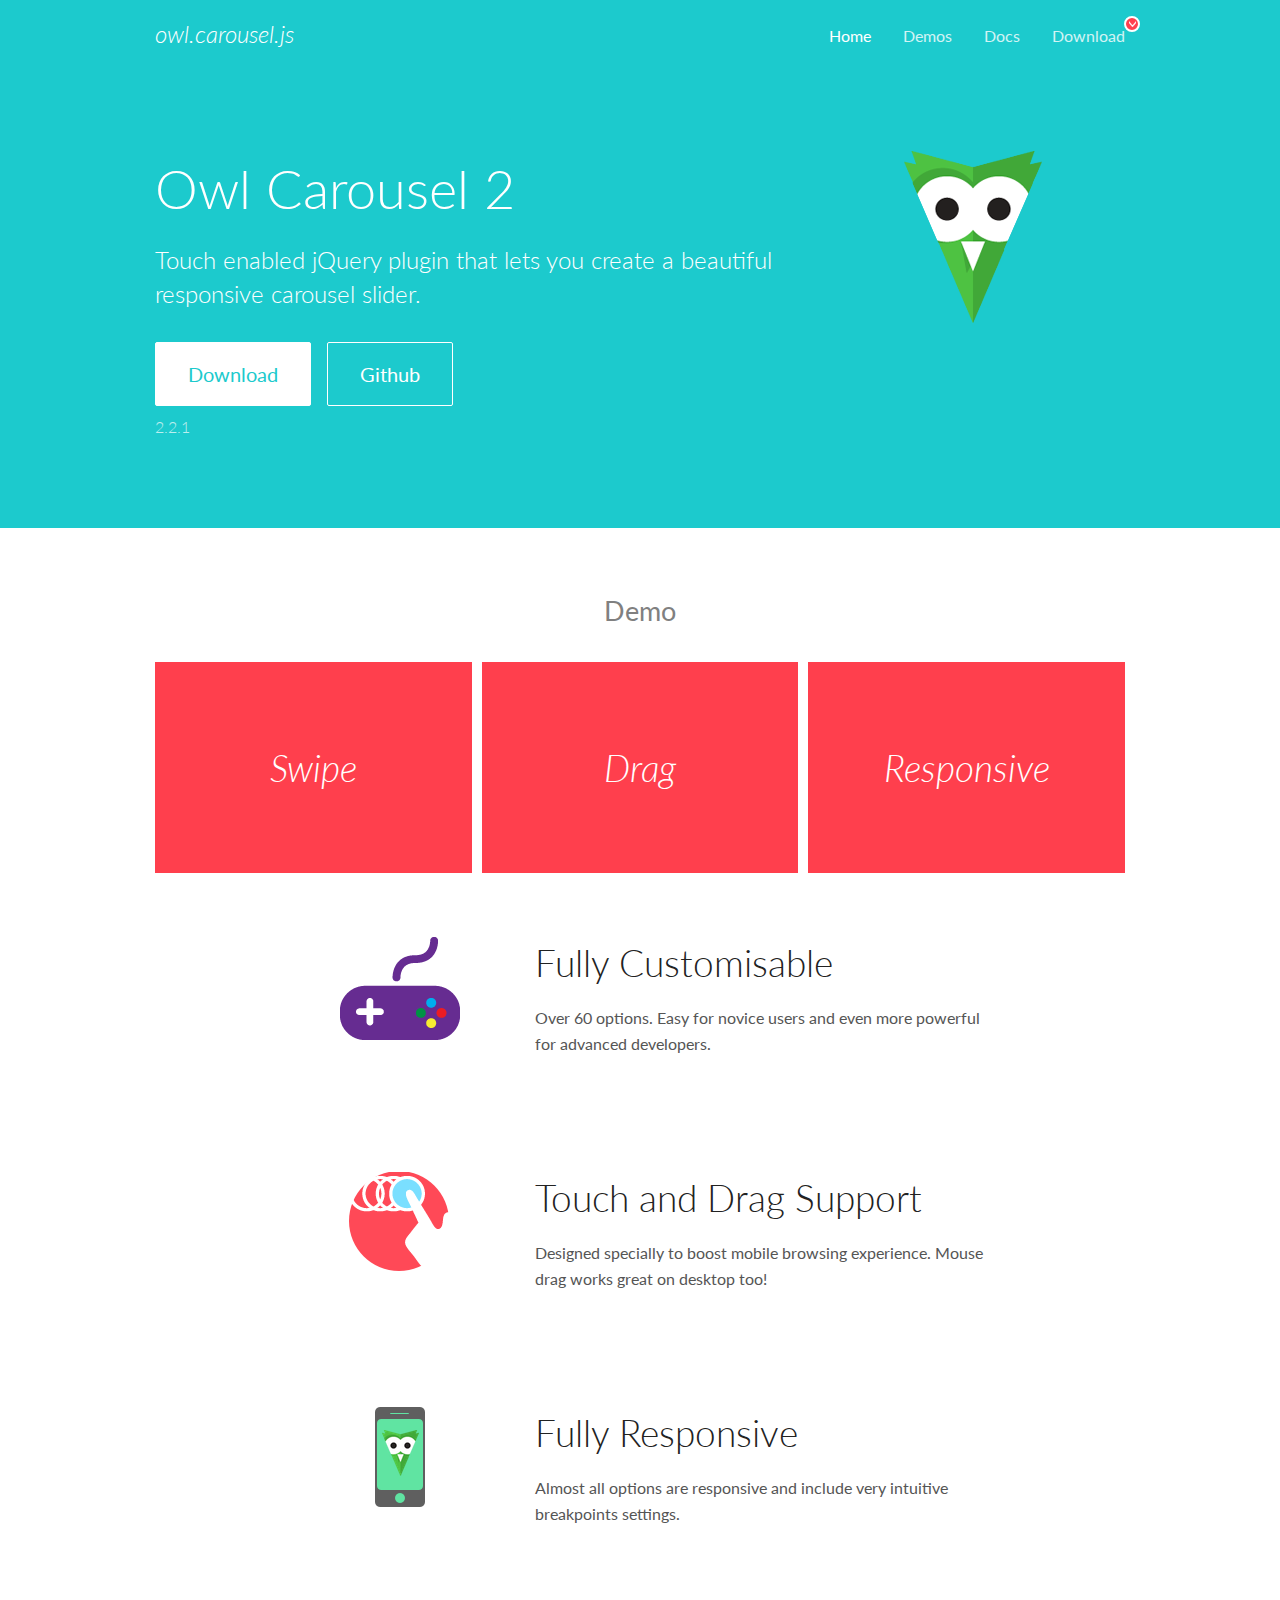
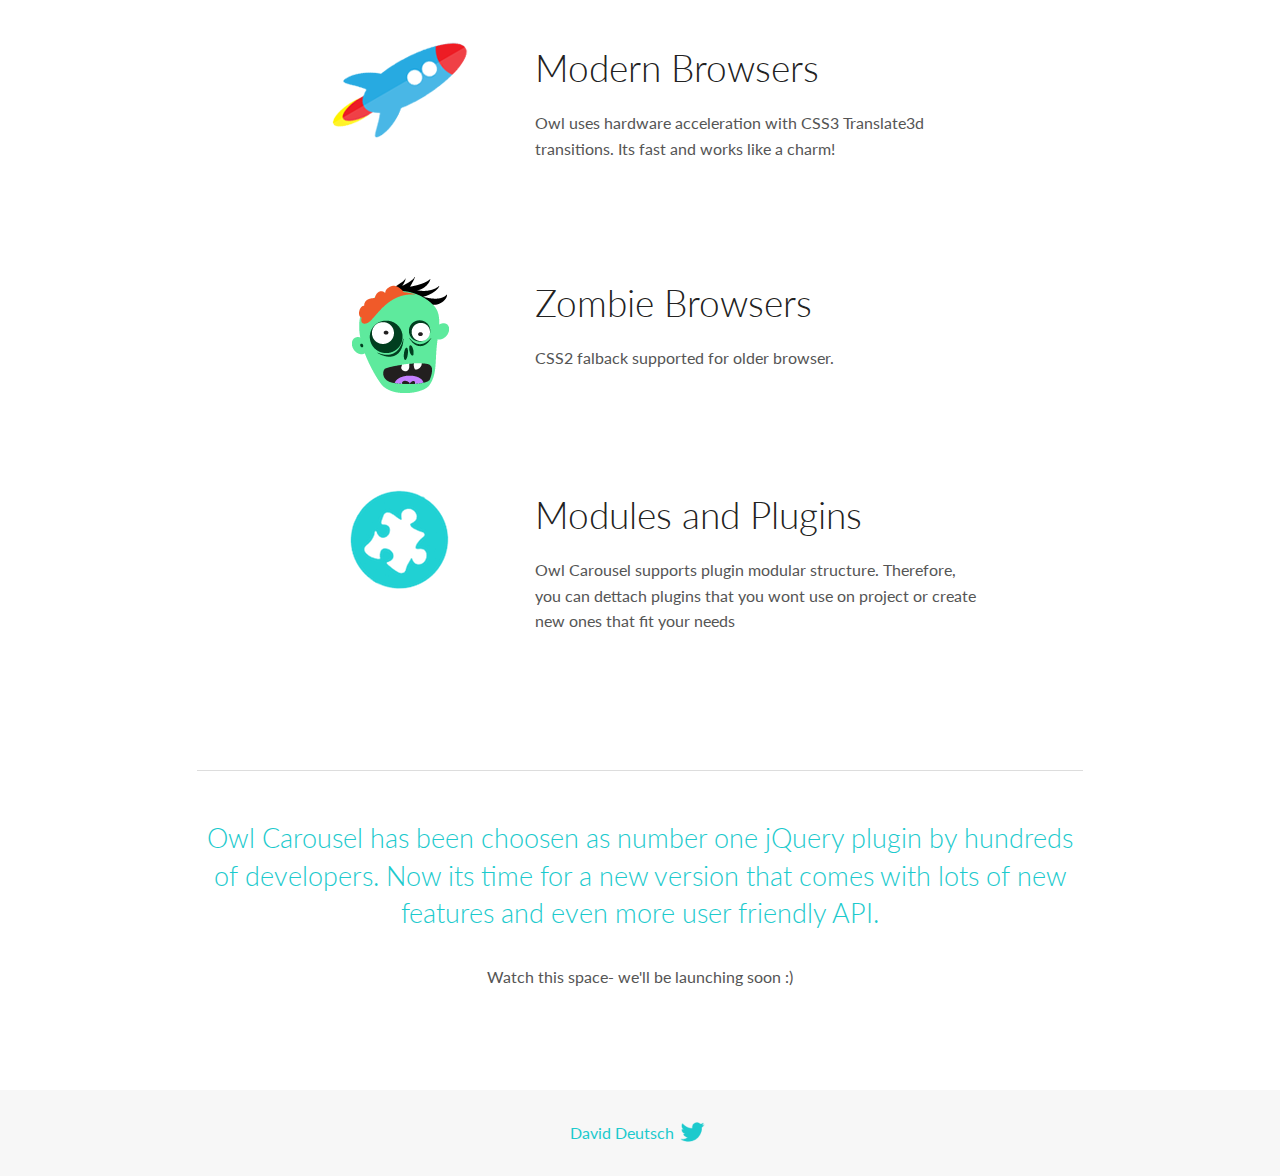
<file: assets/lib/owl.carousel/docs/index.html>
<!DOCTYPE html>
<html lang="en">
  <head>

    <!-- head -->
    <meta charset="utf-8">
    <meta name="msapplication-tap-highlight" content="no" />
    <meta name="viewport" content="width=device-width, initial-scale=1.0" />
    <meta name="description" content="Touch enabled jQuery plugin that lets you create beautiful responsive carousel slider.">
    <meta name="author" content="David Deutsch">
    <title>
      Home | Owl Carousel | 2.2.1
    </title>

    <!-- Stylesheets -->
    <link href='https://fonts.googleapis.com/css?family=Lato:300,400,700,400italic,300italic' rel='stylesheet' type='text/css'>
    <link rel="stylesheet" href="assets/css/docs.theme.min.css">

    <!-- Owl Stylesheets -->
    <link rel="stylesheet" href="assets/owlcarousel/assets/owl.carousel.min.css">
    <link rel="stylesheet" href="assets/owlcarousel/assets/owl.theme.default.min.css">

    <!-- HTML5 shim and Respond.js IE8 support of HTML5 elements and media queries -->

    <!--[if lt IE 9]>
      <script src="https://oss.maxcdn.com/libs/html5shiv/3.7.0/html5shiv.js"></script>
      <script src="https://oss.maxcdn.com/libs/respond.js/1.3.0/respond.min.js"></script>
    <![endif]-->

    <!-- Favicons -->
    <link rel="apple-touch-icon-precomposed" sizes="144x144" href="assets/ico/apple-touch-icon-144-precomposed.png">
    <link rel="shortcut icon" href="assets/ico/favicon.png">
    <link rel="shortcut icon" href="favicon.ico">

    <!-- Yeah i know js should not be in header. Its required for demos.-->

    <!-- javascript -->
    <script src="assets/vendors/jquery.min.js"></script>
    <script src="assets/owlcarousel/owl.carousel.js"></script>
  </head>
  <body>

    <!-- header -->
    <header class="header">
      <div class="row">
        <div class="large-12 columns">
          <div class="brand left">
            <h3>
              <a href="/OwlCarousel2/">owl.carousel.js</a> 
            </h3>
          </div>
          <a id="toggle-nav" class="right">
            <span></span> <span></span> <span></span> 
          </a> 
          <div class="nav-bar">
            <ul class="clearfix">
              <li class="active">
                <a href="/OwlCarousel2/index.html">Home</a> 
              </li>
              <li> <a href="/OwlCarousel2/demos/demos.html">Demos</a>  </li>
              <li> <a href="/OwlCarousel2/docs/started-welcome.html">Docs</a>  </li>
              <li>
                <a href="https://github.com/OwlCarousel2/OwlCarousel2/archive/2.2.1.zip">Download</a> 
                <span class="download"></span> 
              </li>
            </ul>
          </div>
        </div>
      </div>
    </header>

    <!-- home panel -->
    <section id="hero">
      <div class="row">
        <div class="large-8 medium-8 columns">
          <h1>Owl Carousel 2</h1>
          <h4>Touch enabled jQuery plugin that lets you create a beautiful responsive carousel slider.</h4>
          <a href="https://github.com/OwlCarousel2/OwlCarousel2/archive/2.2.1.zip" class="hero-button">Download</a> 
          <a href="https://github.com/OwlCarousel2/OwlCarousel2" class="hero-button outline">Github</a> 
          <p>2.2.1</p>
        </div>
        <div class="large-4 medium-4 columns">
          <img class="owl-logo" src="assets/img/owl-logo.png" alt="mr. Owl">
        </div>
      </div>
    </section>

    <!-- body -->
    <div class="home-demo">
      <div class="row">
        <div class="large-12 columns">
          <h3>Demo</h3>
          <div class="owl-carousel">
            <div class="item">
              <h2>Swipe</h2>
            </div>
            <div class="item">
              <h2>Drag</h2>
            </div>
            <div class="item">
              <h2>Responsive</h2>
            </div>
            <div class="item">
              <h2>CSS3</h2>
            </div>
            <div class="item">
              <h2>Fast</h2>
            </div>
            <div class="item">
              <h2>Easy</h2>
            </div>
            <div class="item">
              <h2>Free</h2>
            </div>
            <div class="item">
              <h2>Upgradable</h2>
            </div>
            <div class="item">
              <h2>Tons of options</h2>
            </div>
            <div class="item">
              <h2>Infinity</h2>
            </div>
            <div class="item">
              <h2>Auto Width</h2>
            </div>
          </div>
        </div>
      </div>
    </div>
    <script>
      var owl = $('.owl-carousel');
      owl.owlCarousel({
        margin: 10,
        loop: true,
        responsive: {
          0: {
            items: 1
          },
          600: {
            items: 2
          },
          1000: {
            items: 3
          }
        }
      })
    </script>

    <!-- features -->
    <div id="features">
      <div class="row">
        <div class="small-12 medium-9 small-centered columns">
          <section class="row feature">
            <div class="medium-4 small-12 columns">
              <img src="assets/img/feature-options.png" alt="">
            </div>
            <div class="medium-8 small-12 columns">
              <h2>Fully Customisable</h2>
              <p>Over 60 options. Easy for novice users and even more powerful for advanced developers.</p>
            </div>
          </section>
          <section class="row feature">
            <div class="medium-4 small-12 columns">
              <img src="assets/img/feature-drag.png" alt="">
            </div>
            <div class="medium-8 small-12 columns">
              <h2>Touch and Drag Support</h2>
              <p>Designed specially to boost mobile browsing experience. Mouse drag works great on desktop too!</p>
            </div>
          </section>
          <section class="row feature">
            <div class="medium-4 small-12 columns">
              <img src="assets/img/feature-responsive.png" alt="">
            </div>
            <div class="medium-8 small-12 columns">
              <h2>Fully Responsive</h2>
              <p>Almost all options are responsive and include very intuitive breakpoints settings.</p>
            </div>
          </section>
          <section class="row feature">
            <div class="medium-4 small-12 columns">
              <img src="assets/img/feature-modern.png" alt="">
            </div>
            <div class="medium-8 small-12 columns">
              <h2>Modern Browsers</h2>
              <p>Owl uses hardware acceleration with CSS3 Translate3d transitions. Its fast and works like a charm! </p>
            </div>
          </section>
          <section class="row feature">
            <div class="medium-4 small-12 columns">
              <img src="assets/img/feature-zombie.png" alt="">
            </div>
            <div class="medium-8 small-12 columns">
              <h2>Zombie Browsers</h2>
              <p>CSS2 falback supported for older browser.</p>
            </div>
          </section>
          <section class="row feature">
            <div class="medium-4 small-12 columns">
              <img src="assets/img/feature-module.png" alt="">
            </div>
            <div class="medium-8 small-12 columns">
              <h2>Modules and Plugins</h2>
              <p>Owl Carousel supports plugin modular structure. Therefore, you can dettach plugins that you wont use on project or create new ones that fit your needs</p>
            </div>
          </section>
        </div>
      </div>
    </div>

    <!-- footer -->
    <section id="teaser-text">
      <div class="row">
        <div class="small-12 medium-11 small-centered columns">
          <hr>
          <h3 id="owl-carousel-has-been-choosen-as-number-one-jquery-plugin-by-hundreds-of-developers-now-its-time-for-a-new-version-that-comes-with-lots-of-new-features-and-even-more-user-friendly-api-">Owl Carousel has been choosen as number one jQuery plugin by hundreds of developers. Now its time for a new version that comes with lots of new features and even more user friendly API.</h3>
          <p>Watch this space- we&#39;ll be launching soon :)</p>
        </div>
      </div>
    </section>

    <!-- footer -->
    <footer class="footer">
      <div class="row">
        <div class="large-12 columns">
          <h5>
            <a href="/OwlCarousel2/docs/support-contact.html">David Deutsch</a> 
            <a id="custom-tweet-button" href="https://twitter.com/share?url=https://github.com/OwlCarousel2/OwlCarousel2&text=Owl Carousel - This is so awesome! " target="_blank"></a> 
          </h5>
        </div>
      </div>
    </footer>

    <!-- vendors -->
    <script src="assets/vendors/highlight.js"></script>
    <script src="assets/js/app.js"></script>
  </body>
</html>
</file>
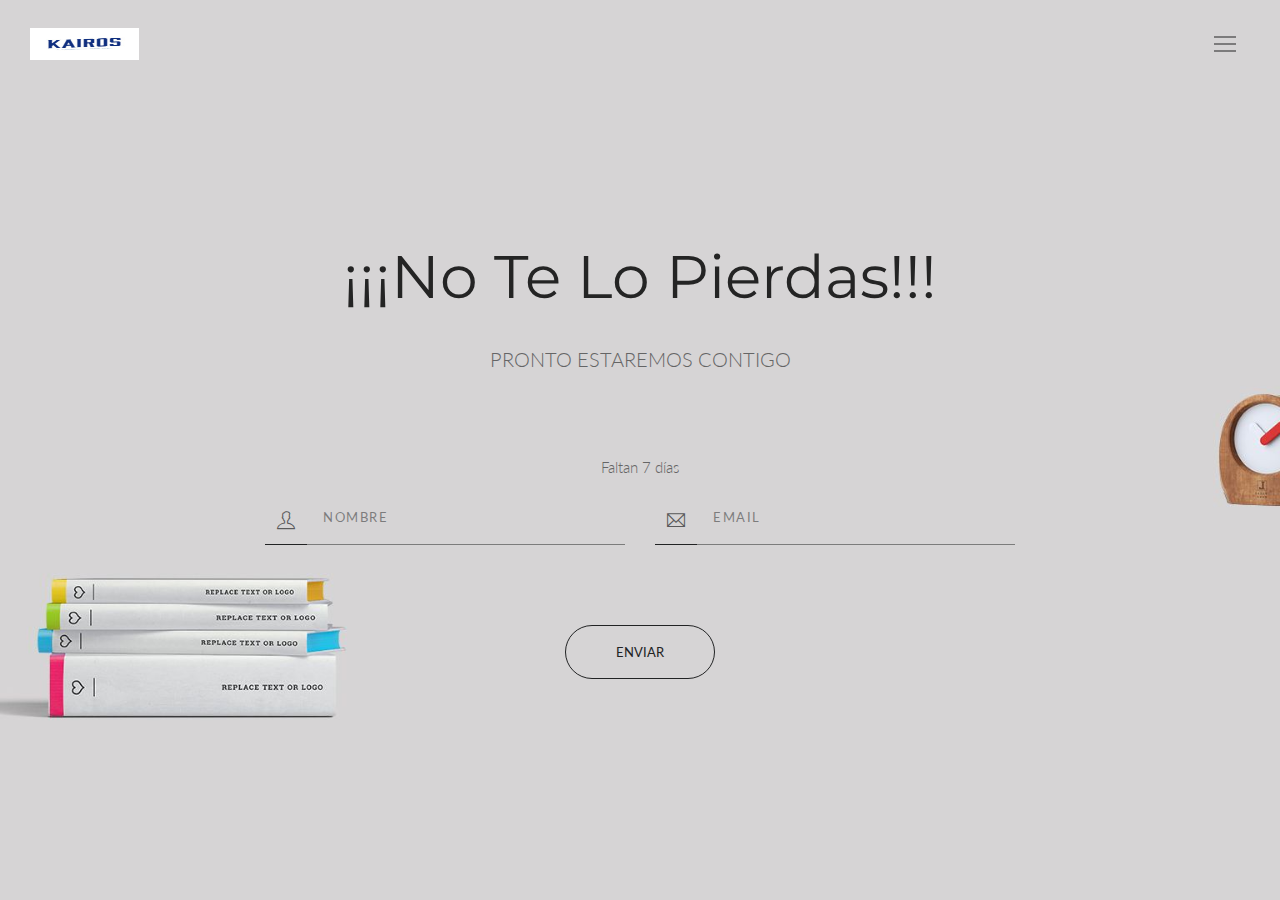
<file: index_coming_soon.html>
<!DOCTYPE html>
<html lang="en" class="no-js">
    <!-- Begin Head -->
    <head>
        <!-- Basic -->
        <meta charset="utf-8"/>
        <meta name="viewport" content="width=device-width, initial-scale=1, shrink-to-fit=no">
        <meta http-equiv="x-ua-compatible" content="ie=edge">
        <title>Megakit - HTML5 Theme</title>
        <meta name="keywords" content="HTML5 Theme" />
        <meta name="description" content="Megakit - HTML5 Theme">
        <meta name="author" content="keenthemes.com">

        <!-- Web Fonts -->
        <link href="https://fonts.googleapis.com/css?family=Lato:300,400,400i|Montserrat:400,700" rel="stylesheet">

        <!-- Vendor Styles -->
        <link href="vendor/bootstrap/css/bootstrap.min.css" rel="stylesheet" type="text/css"/>
        <link href="vendor/themify/themify.css" rel="stylesheet" type="text/css"/>
        <link href="vendor/scrollbar/scrollbar.min.css" rel="stylesheet" type="text/css"/>

        <!-- Theme Styles -->
        <link href="css/style.css" rel="stylesheet" type="text/css"/>
        <link href="css/global/global.css" rel="stylesheet" type="text/css"/>

        <!-- Favicon -->
        <link rel="shortcut icon" href="img/favicon.ico" type="image/x-icon">
        <link rel="apple-touch-icon" href="img/apple-touch-icon.png">
    </head>
    <!-- End Head -->

    <!-- Body -->
    <body>

        <!--========== HEADER ==========-->
        <header class="navbar-fixed-top s-header js__header-overlay">
            <!-- Navbar -->
            <div class="s-header__navbar">
                <div class="s-header__container">
                    <div class="s-header__navbar-row">
                        <div class="s-header__navbar-row-col">
                            <!-- Logo -->
                            <div class="s-header__logo">
                                <a href="index.html" class="s-header__logo-link">
                                    <img class="s-header__logo-img" src="img/logo-dark.png" alt="Megakit Logo">
                                </a>
                            </div>
                            <!-- End Logo -->
                        </div>
                        <div class="s-header__navbar-row-col">
                            <!-- Trigger -->
                            <a href="javascript:void(0);" class="s-header__trigger s-header__trigger--dark js__trigger">
                                <span class="s-header__trigger-icon"></span>
                                <svg x="0rem" y="0rem" width="3.125rem" height="3.125rem" viewbox="0 0 54 54">
                                    <circle fill="transparent" stroke="#fff" stroke-width="1" cx="27" cy="27" r="25" stroke-dasharray="157 157" stroke-dashoffset="157"></circle>
                                </svg>
                            </a>
                            <!-- End Trigger -->
                        </div>
                    </div>
                </div>
            </div>
            <!-- End Navbar -->

            <!-- Overlay -->
           <div class="s-header-bg-overlay js__bg-overlay">
                <!-- Nav -->
                <nav class="s-header__nav js__scrollbar">
                    <div class="container-fluid">
                        <!-- Menu List -->                                
                        <ul class="list-unstyled s-header__nav-menu">
                            <li class="s-header__nav-menu-item"><a class="s-header__nav-menu-link s-header__nav-menu-link-divider -is-active" href="index.html">Nosotos</a></li>
                            <li class="s-header__nav-menu-item"><a class="s-header__nav-menu-link s-header__nav-menu-link-divider" href="men.html">Portafolio</a></li>
                              <li class="s-header__nav-menu-item"><a class="s-header__nav-menu-link s-header__nav-menu-link-divider" href="index_coming_soon.html">Proximamente</a></li>
                               
                            <li class="s-header__nav-menu-item"><a class="s-header__nav-menu-link s-header__nav-menu-link-divider" href="contacts.html">Contactos</a></li>
                            
                        </ul>
                        <!-- End Menu List -->

                        <!-- Menu List -->                                
                        <ul class="list-unstyled s-header__nav-menu">
                           
                                                   </ul>
                        <ul class="list-unstyled s-header__nav-menu">
                           
                            
                            
                        </ul>
                        
                        <!-- End Menu List -->
                    </div>
                </nav>     <!-- End Nav -->
                
                <!-- Action -->
                <ul class="list-inline s-header__action s-header__action--lb">
                    <li class="s-header__action-item"><a class="s-header__action-link -is-active" href="#">En</a></li>
                    <li class="s-header__action-item"><a class="s-header__action-link" href="#">Fr</a></li>
                </ul>
                <!-- End Action -->

                <!-- Action -->
                <ul class="list-inline s-header__action s-header__action--rb">
                    <li class="s-header__action-item">
                        <a class="s-header__action-link" href="#">
                            <i class="g-padding-r-5--xs ti-facebook"></i>

                        <span class="g-display-none--xs g-display-inline-block--sm"><a class="s-header__nav-menu-link s-header__nav-menu-link-divider" href="https://www.facebook.com/profile.php?id=100080849651442">Facebook</a></span>
                        </a>
                    </li>
                    <li class="s-header__action-item">
                        <a class="s-header__action-link" href="#">
                            <i class="g-padding-r-5--xs ti-youtube"></i>
                           <span class="g-display-none--xs g-display-inline-block--sm"><a class="s-header__nav-menu-link s-header__nav-menu-link-divider" href="https://www.youtube.com/channel/UCu6oaCNXjQZ-w7fVvOMvuaw">Youtube</a></span>
                        </a>
                    </li>
                    <li class="s-header__action-item">
                        <a class="s-header__action-link" href="#">
                            <i class="g-padding-r-5--xs ti-instagram"></i> <span class="g-display-none--xs g-display-inline-block--sm"><a class="s-header__nav-menu-link s-header__nav-menu-link-divider" href="https://www.instagram.com/mochilaskairos/">Instagram</a></span>
                        </a>
                    </li>
                </ul>
                <!-- End Action -->
            </div>
            <!-- End Overlay -->
        </header>
        <!--========== END HEADER ==========-->

        <!--========== PAGE CONTENT ==========-->
        <div class="g-bg-position--center g-fullheight--xs" style="background: url('img/1920x1080/08.jpg');">
            <div class="container js__ver-center-aligned">
                <div class="g-text-center--xs">
                    <div class="g-margin-t-40--xs g-margin-b-60--xs g-margin-b-80--sm">
                        <h1 class="g-font-size-32--xs g-font-size-50--sm g-font-size-60--md g-margin-b-30--xs">¡¡¡No Te Lo Pierdas!!!</h1>
                        <p class="text-uppercase g-font-size-20--md g-font-weight--300">Pronto Estaremos Contigo</p>     
                    </div>
<body>
<p><span id="countdown-amount">*</span><span id="countdown-day">Días</span></p>

<script>

    let initialDay = new Date("05/13/2022");
    let endingDay = new Date("05/20/2022");     

    function calculateNumberOfDays (date1, date2) {
        let differenceInTime = date2.getTime() - date1.getTime();
        let differenceInDays = Math.ceil(differenceInTime / (1000 * 3600 * 24));

        // Mostrar el "nuevo" resultado final en el HTML
        if(differenceInDays >= 2){
           document.getElementById("countdown-amount").innerHTML = "Faltan " + differenceInDays;    
           document.getElementById("countdown-day").innerHTML = " días";
        } else if(differenceInDays == 1) {
           document.getElementById("countdown-amount").innerHTML = "";
           document.getElementById("countdown-day").innerHTML = " Falta un día";
        } else if(differenceInDays == 0) {
           document.getElementById("countdown-amount").innerHTML = "";
           document.getElementById("countdown-day").innerHTML = "Hoy es el último día";
        } else {
           document.getElementById("countdown-amount").innerHTML = "Ya han pasado "+Math.abs(differenceInDays)+" días desde que se venció el tiempo.";
           document.getElementById("countdown-day").innerHTML = " Sin días disponibles";
        }
    }

    calculateNumberOfDays(initialDay, endingDay);
 </script> </body> 
                    <form>
                        <div class="row g-margin-b-80--xs">
                            <div class="col-sm-4 col-sm-offset-2 col-xs-6 g-full-width--xs g-margin-b-30--xs g-margin-b-0--md">
                                <div class="input-group">
                                    <span class="input-group-btn">
                                        <i class="s-form-v4__icon ti-user"></i>
                                    </span>
                                    <input type="text" class="form-control s-form-v4__input" placeholder="Nombre">
                                </div>
                            </div>
                            <div class="col-sm-4 col-xs-6 g-full-width--xs">
                                <div class="input-group">
                                    <span class="input-group-btn">
                                        <i class="s-form-v4__icon ti-email"></i>
                                    </span>
                                    <input type="email" class="form-control s-form-v4__input" placeholder="Email">
                                </div>
                            </div>
                        </div>
                        <button type="submit" class="text-uppercase s-btn s-btn--md s-btn--dark-brd g-radius--50 g-padding-x-50--xs g-margin-b-20--xs">Enviar</button>
                    </form>
                </div>
            </div>
        </div>
        <!--========== END PAGE CONTENT ==========-->

        <!--========== JAVASCRIPTS (Load javascripts at bottom, this will reduce page load time) ==========-->
        <!-- Vendor -->
        <script type="text/javascript" src="vendor/jquery.min.js"></script>
        <script type="text/javascript" src="vendor/jquery.migrate.min.js"></script>
        <script type="text/javascript" src="vendor/bootstrap/js/bootstrap.min.js"></script>
        <script type="text/javascript" src="vendor/jquery.smooth-scroll.min.js"></script>
        <script type="text/javascript" src="vendor/scrollbar/jquery.scrollbar.min.js"></script>

        <!-- General Components and Settings -->
        <script type="text/javascript" src="js/global.min.js"></script>
        <script type="text/javascript" src="js/components/scrollbar.min.js"></script>
        <!--========== END JAVASCRIPTS ==========-->

    </body>
    <!-- End Body -->
</html>
</file>
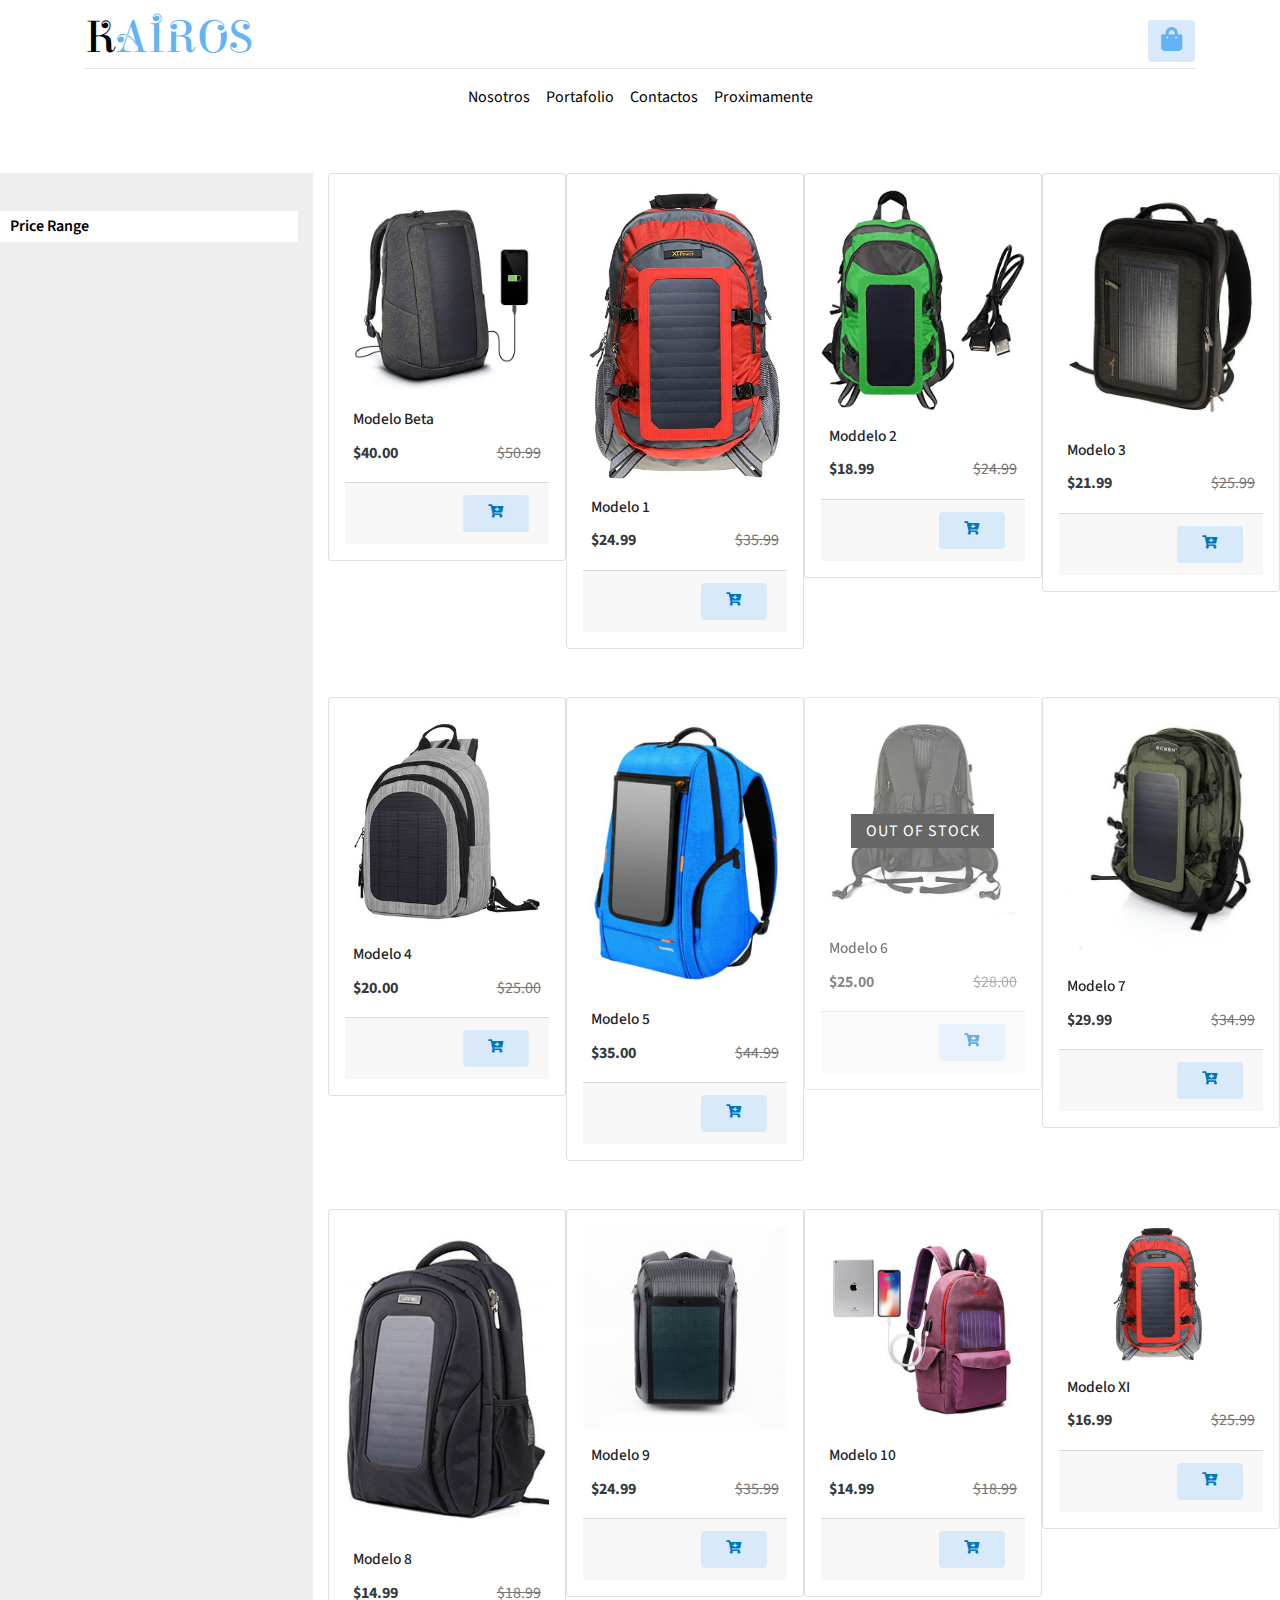
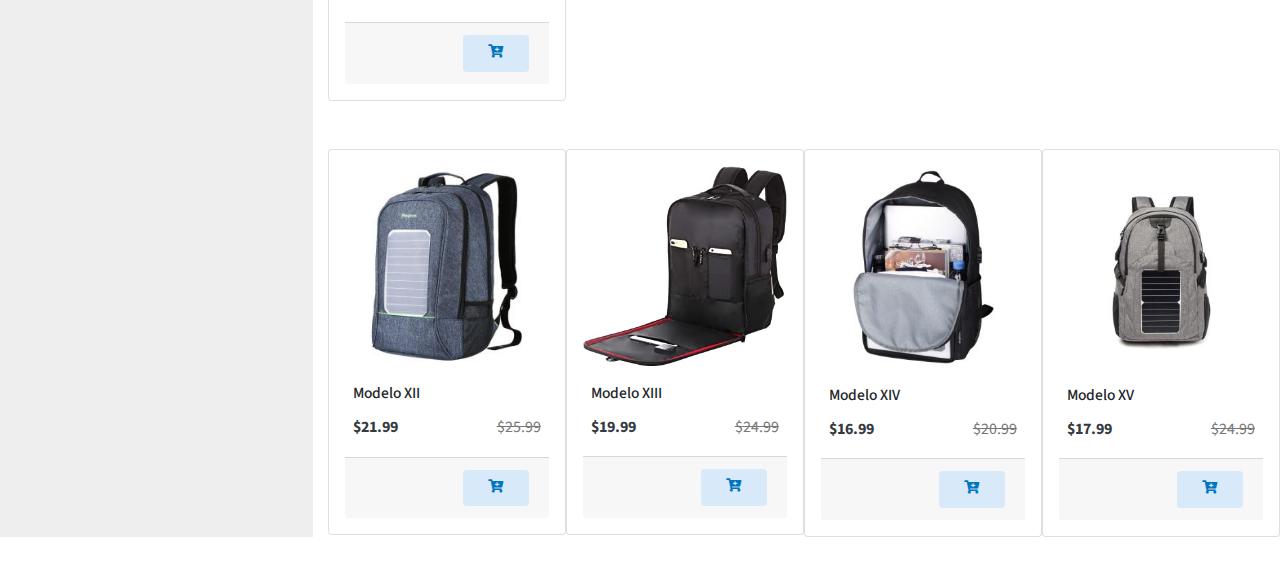
<file: men.html>
<!--Author: W3layouts
Author URL: http://w3layouts.com
License: Creative Commons Attribution 3.0 Unported
License URL: http://creativecommons.org/licenses/by/3.0/
-->

<!DOCTYPE html>
<html lang="zxx">

<head>
	<title>KAIROS</title>
	<meta name="viewport" content="width=device-width, initial-scale=1">
	<meta charset="utf-8" />
	<meta name="keywords" content="Fashion Hub Responsive web template, Bootstrap Web Templates, Flat Web Templates, Android Compatible web template, 
	SmartPhone Compatible web template, free WebDesigns for Nokia, Samsung, LG, Sony Ericsson, Motorola web design" />
	<script>
		addEventListener("load", function () {
			setTimeout(hideURLbar, 0);
		}, false);

		function hideURLbar() {
			window.scrollTo(0, 1);
		}
	</script>
	<!-- Custom Theme files -->
	<link href="css/bootstrap1.css" type="text/css" rel="stylesheet" media="all">
	<!-- shop css -->
	<link href="css/shop1.css" type="text/css" rel="stylesheet" media="all">
	<link href="css/flexslider1.css" type="text/css" rel="stylesheet" media="all">
	<link href="css/style1.css" type="text/css" rel="stylesheet" media="all">
	<!-- Range-slider-css -->
	<link rel="stylesheet" type="text/css" href="css/jquery-ui12.css">

	<!-- font-awesome icons -->
	<link href="css/1fontawesome-all.min.css" rel="stylesheet">
	<!-- //Custom Theme files -->
	<!-- online-fonts -->
	<link href="//fonts.googleapis.com/css?family=Elsie+Swash+Caps:400,900" rel="stylesheet">
	<link href="//fonts.googleapis.com/css?family=Source+Sans+Pro:200,200i,300,300i,400,400i,600,600i,700,700i,900,900i" rel="stylesheet">
	<!-- //online-fonts -->
</head>

<body>
	 <!-- header -->
    <header>
        <div class="container">
            <!-- top nav -->
            <nav class="top_nav d-flex pt-3 pb-1">
                <!-- logo -->
                <h1>
                    <a class="navbar-brand" href="index.html">KAIROS
                    </a>
                </h1>
                <!-- //logo -->
                <div class="w3ls_right_nav ml-auto d-flex">
                    <!-- search form -->
                    <!-- search form -->
                    <div class="nav-icon d-flex">
                        <!-- sigin and sign up -->
                        
                        <!-- sigin and sign up -->
                        <!-- shopping cart -->
                        <div class="cart-mainf">
                            <div class="hubcart hubcart2 cart cart box_1">
                                <form action="#" method="post">
                                    <input type="hidden" name="cmd" value="_cart">
                                    <input type="hidden" name="display" value="1">
                                    <button class="btn top_hub_cart mt-1" type="submit" name="submit" value="" title="Cart">
                                        <i class="fas fa-shopping-bag"></i>
                                    </button>
                                </form>
                            </div>
                        </div>
                        <!-- //shopping cart ends here -->
                    </div>
                </div>
            </nav>
            <!-- //top nav -->
            <!-- bottom nav -->
            <nav class="navbar navbar-expand-lg navbar-light justify-content-center">
                <button class="navbar-toggler" type="button" data-toggle="collapse" data-target="#navbarSupportedContent" aria-controls="navbarSupportedContent"
                    aria-expanded="false" aria-label="Toggle navigation">
                    <span class="navbar-toggler-icon"></span>
                </button>
                <div class="collapse navbar-collapse" id="navbarSupportedContent">
                    <ul class="navbar-nav mx-auto text-center">
                        <li class="nav-item">
                            <a class="nav-link" href="index.html">Nosotros
                                <span class="sr-only">(current)</span>
                            </a>
                        </li>
                        <li class="nav-item">
                            <a class="nav-link" href="men.html">Portafolio
                                <span class="sr-only">(current)</span>
                            </a>
                        </li>
                      <li class="nav-item">
                            <a class="nav-link" href="contacts.html">Contactos
                                <span class="sr-only">(current)</span>
                            </a>
                        </li>
  <li class="nav-item">
                            <a class="nav-link" href="index_coming_soon.html">Proximamente
                                <span class="sr-only">(current)</span>
                            </a>
                        </li>                      
                    </ul>
                </div>
            </nav>
            <!-- //bottom nav -->
        </div>
        <!-- //header container -->
    </header>
    <!-- //header -->
	<!-- inner banner -->
		<!-- //inner banner -->
	<!-- breadcrumbs -->
	   
	<!-- //breadcrumbs -->
	<!-- Shop -->
	<div class="innerf-pages section">
		<div class="KAIROS-container mx-auto">
			<div class="row my-lg-5 mb-5">
				<!-- grid left -->
				<div class="side-bar col-lg-3">
					<!--preference -->
					<div class="left-side">
						
						<ul>
							
						</ul>
					</div>
					<!-- // preference -->
					
					<!-- price range -->
					<div class="range">
						<h3 class="shopf-sear-headits-sear-head">
							<span>Price</span> range</h3>
						<ul class="dropdown-menu6">
							<li>

								<div id="slider-range"></div>
								<input type="text" id="amount" style="border: 0; color: #ffffff; font-weight: normal;" />
							</li>
						</ul>
					</div>
					<!-- //price range -->
					<!--preference -->
					<!-- // preference -->
					<!-- discounts -->
					
					<!-- //discounts -->
					<!-- reviews -->
					
					<!-- //reviews -->
				</div>
				<!-- //grid left -->
				<!-- grid right -->
				<div class="col-lg-9 mt-lg-0 mt-5 right-product-grid">
					<!-- card group  -->
					<div class="card-group">
						<!-- card -->
						<div class="col-lg-3 col-sm-6 p-0">
							<div class="card product-men p-3">
								<div class="men-thumb-item">
									<img src="img/pm1.jpg" alt="img" class="card-img-top">
									<div class="men-cart-pro">
										
									</div>
								</div>
								<!-- card body -->
								<div class="card-body  py-3 px-2">
									<h5 class="card-title text-capitalize">Modelo Beta</h5>
									<div class="card-text d-flex justify-content-between">
										<p class="text-dark font-weight-bold">$40.00</p>
										<p class="line-through">$50.99</p>
									</div>
								</div>
								<!-- card footer -->
								<div class="card-footer d-flex justify-content-end">
									<form action="#" method="post">
										<input type="hidden" name="cmd" value="_cart">
										<input type="hidden" name="add" value="1">
										<input type="hidden" name="hub_item" value="Modelo Beta">
										<input type="hidden" name="amount" value="40.00">
										<button type="submit" class="hub-cart phub-cart btn">
											<i class="fa fa-cart-plus" aria-hidden="true"></i>
										</button>
										<a href="#" data-toggle="modal" data-target="#myModal1"></a>
									</form>
								</div>
							</div>
						</div>
						<!-- //card -->
						<!-- card -->
						<div class="col-lg-3 col-sm-6 p-0">
							<div class="card product-men p-3">
								<div class="men-thumb-item">
									<img src="img/pm2.jpg" alt="img" class="card-img-top">
									<div class="men-cart-pro">
										
									</div>
								</div>
								<!-- card body -->
								<div class="card-body  py-3 px-2">
									<h5 class="card-title text-capitalize">Modelo 1</h5>
									<div class="card-text d-flex justify-content-between">
										<p class="text-dark font-weight-bold">$24.99</p>
										<p class="line-through">$35.99</p>
									</div>
								</div>
								<!-- card footer -->
								<div class="card-footer d-flex justify-content-end">
									<form action="#" method="post">
										<input type="hidden" name="cmd" value="_cart">
										<input type="hidden" name="add" value="1">
										<input type="hidden" name="hub_item" value="Modelo 1">
										<input type="hidden" name="amount" value="24.99">
										<button type="submit" class="hub-cart phub-cart btn">
											<i class="fa fa-cart-plus" aria-hidden="true"></i>
										</button>
										<a href="#" data-toggle="modal" data-target="#myModal1"></a>
									</form>
								</div>
							</div>
						</div>
						<!-- //card -->
						<div class="col-lg-3 col-sm-6 p-0">
							<!-- card -->
							<div class="card product-men p-3">
								<div class="men-thumb-item">
									<img src="img/pm3.jpg" alt="img" class="card-img-top">
									<div class="men-cart-pro">
										
									</div>
								</div>
								<!-- card body -->
								<div class="card-body  py-3 px-2">
									<h5 class="card-title text-capitalize">Moddelo 2</h5>
									<div class="card-text d-flex justify-content-between">
										<p class="text-dark font-weight-bold">$18.99</p>
										<p class="line-through">$24.99</p>
									</div>
								</div>
								<!-- card footer -->
								<div class="card-footer d-flex justify-content-end">
									<form action="#" method="post">
										<input type="hidden" name="cmd" value="_cart">
										<input type="hidden" name="add" value="1">
										<input type="hidden" name="hub_item" value="Modelo 2">
										<input type="hidden" name="amount" value="18.99">
										<button type="submit" class="hub-cart phub-cart btn">
											<i class="fa fa-cart-plus" aria-hidden="true"></i>
										</button>
										<a href="#" data-toggle="modal" data-target="#myModal1"></a>
									</form>
								</div>
							</div>
						</div>
						<!-- //card -->
						<!-- card -->
						<div class="col-lg-3 col-sm-6 p-0">
							<div class="card product-men p-3">
								<div class="men-thumb-item">
									<img src="img/pm9.jpg" alt="img" class="card-img-top">
									<div class="men-cart-pro">
										
									</div>
								</div>
								<!-- card body -->
								<div class="card-body  py-3 px-2">
									<h5 class="card-title text-capitalize">Modelo 3</h5>
									<div class="card-text d-flex justify-content-between">
										<p class="text-dark font-weight-bold">$21.99</p>
										<p class="line-through">$25.99</p>
									</div>
								</div>
								<!-- card footer -->
								<div class="card-footer d-flex justify-content-end">
									<form action="#" method="post">
										<input type="hidden" name="cmd" value="_cart">
										<input type="hidden" name="add" value="1">
										<input type="hidden" name="hub_item" value="Modelo 3">
										<input type="hidden" name="amount" value="21.99">
										<button type="submit" class="hub-cart phub-cart btn">
											<i class="fa fa-cart-plus" aria-hidden="true"></i>
										</button>
										<a href="#" data-toggle="modal" data-target="#myModal1"></a>
									</form>
								</div>
							</div>
							<!-- //card -->
							<!-- //row  -->
						</div>
						<!-- //card group 1-->
						<!-- card group 2 -->
						<div class="card-group my-5">
							<!-- card -->
							<div class="col-lg-3 col-sm-6 p-0">
								<div class="card product-men p-3">
									<div class="men-thumb-item">
										<img src="img/pm11.jpg" alt="img" class="card-img-top">
										<div class="men-cart-pro">
										
										</div>
									</div>
									<!-- card body -->
									<div class="card-body  py-3 px-2">
										<h5 class="card-title text-capitalize">Modelo 4</h5>
										<div class="card-text d-flex justify-content-between">
											<p class="text-dark font-weight-bold">$20.00</p>
											<p class="line-through">$25.00</p>
										</div>
									</div>
									<!-- card footer -->
									<div class="card-footer d-flex justify-content-end">
										<form action="#" method="post">
											<input type="hidden" name="cmd" value="_cart">
											<input type="hidden" name="add" value="1">
											<input type="hidden" name="hub_item" value="Modelo 4">
											<input type="hidden" name="amount" value="20.00">
											<button type="submit" class="hub-cart phub-cart btn">
												<i class="fa fa-cart-plus" aria-hidden="true"></i>
											</button>
											<a href="#" data-toggle="modal" data-target="#myModal1"></a>
										</form>
									</div>
								</div>
							</div>
							<!-- //card -->
							<!-- card -->
							<div class="col-lg-3 col-sm-6 p-0">
								<div class="card product-men p-3">
									<div class="men-thumb-item">
										<img src="img/pm12.jpg" alt="img" class="card-img-top">
										<div class="men-cart-pro">
											
										</div>
									</div>
									<!-- card body -->
									<div class="card-body  py-3 px-2">
										<h5 class="card-title text-capitalize">Modelo 5</h5>
										<div class="card-text d-flex justify-content-between">
											<p class="text-dark font-weight-bold">$35.00</p>
											<p class="line-through">$44.99</p>
										</div>
									</div>
									<!-- card footer -->
									<div class="card-footer d-flex justify-content-end">
										<form action="#" method="post">
											<input type="hidden" name="cmd" value="_cart">
											<input type="hidden" name="add" value="1">
											<input type="hidden" name="hub_item" value="Modelo 5">
											<input type="hidden" name="amount" value="35.00">
											<button type="submit" class="hub-cart phub-cart btn">
												<i class="fa fa-cart-plus" aria-hidden="true"></i>
											</button>
											<a href="#" data-toggle="modal" data-target="#myModal1"></a>
										</form>
									</div>
								</div>
							</div>
							<!-- //card -->
							<!-- card -->
							<div class="col-lg-3 col-sm-6 p-0">
								<div class="card product-men p-3 out_w3">
									<div class="men-thumb-item position-relative">
										<img src="img/pm7.jpg" alt="img" class="card-img-top">
										<span class="px-2 position-absolute">out of stock</span>
									</div>
									<!-- card body -->
									<div class="card-body  py-3 px-2">
										<h5 class="card-title text-capitalize">Modelo 6</h5>
										<div class="card-text d-flex justify-content-between">
											<p class="text-dark font-weight-bold">$25.00</p>
											<p class="line-through">$28.00</p>
										</div>
									</div>
									<!-- card footer -->
									<div class="card-footer d-flex justify-content-end">
										<button type="submit" class="hub-cart phub-cart btn">
											<i class="fa fa-cart-plus" aria-hidden="true"></i>
										</button>
									</div>
								</div>
							</div>
							<!-- //card -->
							<!-- card -->
							<div class="col-lg-3 col-sm-6 p-0">
								<div class="card product-men p-3">
									<div class="men-thumb-item">
										<img src="img/pm13.jpg" alt="img" class="card-img-top">
										<div class="men-cart-pro">
											
										</div>
									</div>
									<!-- card body -->
									<div class="card-body  py-3 px-2">
										<h5 class="card-title text-capitalize">Modelo 7</h5>
										<div class="card-text d-flex justify-content-between">
											<p class="text-dark font-weight-bold">$29.99</p>
											<p class="line-through">$34.99</p>
										</div>
									</div>
									<!-- card footer -->
									<div class="card-footer d-flex justify-content-end">
										<form action="#" method="post">
											<input type="hidden" name="cmd" value="_cart">
											<input type="hidden" name="add" value="1">
											<input type="hidden" name="hub_item" value="Modelo 7">
											<input type="hidden" name="amount" value="29.00">
											<button type="submit" class="hub-cart phub-cart btn">
												<i class="fa fa-cart-plus" aria-hidden="true"></i>
											</button>
											<a href="#" data-toggle="modal" data-target="#myModal1"></a>
										</form>
									</div>
								</div>
							</div>
							<!-- //card -->
						</div>
						<!-- //card group -->
						<!-- card group  -->
						<div class="card-group">
							<div class="col-lg-3 col-sm-6 p-0">
								<!-- card -->
								<div class="card product-men p-3">
									<div class="men-thumb-item">
										<img src="img/pt1.jpg" alt="img" class="card-img-top">
										<div class="men-cart-pro">
											
										</div>
									</div>
									<!-- card body -->
									<div class="card-body  py-3 px-2">
										<h5 class="card-title text-capitalize">Modelo 8</h5>
										<div class="card-text d-flex justify-content-between">
											<p class="text-dark font-weight-bold">$14.99</p>
											<p class="line-through">$18.99</p>
										</div>
									</div>
									<!-- card footer -->
									<div class="card-footer d-flex justify-content-end">
										<form action="#" method="post">
											<input type="hidden" name="cmd" value="_cart">
											<input type="hidden" name="add" value="1">
											<input type="hidden" name="hub_item" value="Modelo 8">
											<input type="hidden" name="amount" value="14h2.agile_btxt.99">
											<button type="submit" class="hub-cart phub-cart btn">
												<i class="fa fa-cart-plus" aria-hidden="true"></i>
											</button>
											<a href="#" data-toggle="modal" data-target="#myModal1"></a>
										</form>
									</div>
								</div>
							</div>
							<!-- //card -->
							<!-- card -->
							<div class="col-lg-3 col-sm-6 p-0">
								<div class="card product-men p-3">
									<div class="men-thumb-item">
										<img src="img/pt2.jpg" alt="img" class="card-img-top">
										<div class="men-cart-pro">
											
										</div>
									</div>
									<!-- card body -->
									<div class="card-body  py-3 px-2">
										<h5 class="card-title text-capitalize">Modelo 9</h5>
										<div class="card-text d-flex justify-content-between">
											<p class="text-dark font-weight-bold">$24.99</p>
											<p class="line-through">$35.99</p>
										</div>
									</div>
									<!-- card footer -->
									<div class="card-footer d-flex justify-content-end">
										<form action="#" method="post">
											<input type="hidden" name="cmd" value="_cart">
											<input type="hidden" name="add" value="1">
											<input type="hidden" name="hub_item" value="Modelo 9">
											<input type="hidden" name="amount" value="24.99">
											<button type="submit" class="hub-cart phub-cart btn">
												<i class="fa fa-cart-plus" aria-hidden="true"></i>
											</button>
											<a href="#" data-toggle="modal" data-target="#myModal1"></a>
										</form>
									</div>
								</div>
							</div>
							<!-- //card -->
							<!-- card -->
							<div class="col-lg-3 col-sm-6 p-0">
								<div class="card product-men p-3">
									<div class="men-thumb-item">
										<img src="img/pt3.jpg" alt="img" class="card-img-top">
										<div class="men-cart-pro">
											
										</div>
									</div>
									<!-- card body -->
									<div class="card-body  py-3 px-2">
										<h5 class="card-title text-capitalize">Modelo 10</h5>
										<div class="card-text d-flex justify-content-between">
											<p class="text-dark font-weight-bold">$14.99</p>
											<p class="line-through">$18.99</p>
										</div>
									</div>
									<!-- card footer -->
									<div class="card-footer d-flex justify-content-end">
										<form action="#" method="post">
											<input type="hidden" name="cmd" value="_cart">
											<input type="hidden" name="add" value="1">
											<input type="hidden" name="hub_item" value="Modelo 10">
											<input type="hidden" name="amount" value="14.99">
											<button type="submit" class="hub-cart phub-cart btn">
												<i class="fa fa-cart-plus" aria-hidden="true"></i>
											</button>
											<a href="#" data-toggle="modal" data-target="#myModal1"></a>
										</form>
									</div>
								</div>
							</div>
							<!-- //card -->
							<!-- card -->
							<div class="col-lg-3 col-sm-6 p-0">
								<div class="card product-men p-3">
									<div class="men-thumb-item">
										<img src="img/pt4.jpg" alt="img" class="card-img-top">
										<div class="men-cart-pro">
											
										</div>
									</div>
									<!-- card body -->
									<div class="card-body  py-3 px-2">
										<h5 class="card-title text-capitalize">Modelo XI</h5>
										<div class="card-text d-flex justify-content-between">
											<p class="text-dark font-weight-bold">$16.99</p>
											<p class="line-through">$25.99</p>
										</div>
									</div>
									<!-- card footer -->
									<div class="card-footer d-flex justify-content-end">
										<form action="#" method="post">
											<input type="hidden" name="cmd" value="_cart">
											<input type="hidden" name="add" value="1">
											<input type="hidden" name="hub_item" value="Modelo XI">
											<input type="hidden" name="amount" value="16.99">
											<button type="submit" class="hub-cart phub-cart btn">
												<i class="fa fa-cart-plus" aria-hidden="true"></i>
											</button>
											<a href="#" data-toggle="modal" data-target="#myModal1"></a>
										</form>
									</div>
								</div>
							</div>
							<!-- //card -->
							<!-- //row  -->
						</div>
						<!-- //card group -->
						<!-- card group  -->
						<div class="card-group mt-5">
							<!-- row1-->
							<!-- card -->
							<div class="col-lg-3 col-sm-6 p-0">
								<div class="card product-men p-3">
									<div class="men-thumb-item">
										<img src="img/pt5.jpg" alt="img" class="card-img-top">
										<div class="men-cart-pro">
										
										</div>
									</div>
									<!-- card body -->
									<div class="card-body  py-3 px-2">
										<h5 class="card-title text-capitalize">Modelo XII</h5>
										<div class="card-text d-flex justify-content-between">
											<p class="text-dark font-weight-bold">$21.99</p>
											<p class="line-through">$25.99</p>
										</div>
									</div>
									<!-- card footer -->
									<div class="card-footer d-flex justify-content-end">
										<form action="#" method="post">
											<input type="hidden" name="cmd" value="_cart">
											<input type="hidden" name="add" value="1">
											<input type="hidden" name="hub_item" value="Modelo XII">
											<input type="hidden" name="amount" value="21.99">
											<button type="submit" class="hub-cart phub-cart btn">
												<i class="fa fa-cart-plus" aria-hidden="true"></i>
											</button>
											<a href="#" data-toggle="modal" data-target="#myModal1"></a>
										</form>
									</div>
								</div>
							</div>
							<!-- //card -->
							<!-- card -->
							<div class="col-lg-3 col-sm-6 p-0">
								<div class="card product-men p-3">
									<div class="men-thumb-item">
										<img src="img/pt6.jpg" alt="img" class="card-img-top">
										<div class="men-cart-pro">
											
										</div>
									</div>
									<!-- card body -->
									<div class="card-body  py-3 px-2">
										<h5 class="card-title text-capitalize">Modelo XIII</h5>
										<div class="card-text d-flex justify-content-between">
											<p class="text-dark font-weight-bold">$19.99</p>
											<p class="line-through">$24.99</p>
										</div>
									</div>
									<!-- card footer -->
									<div class="card-footer d-flex justify-content-end">
										<form action="#" method="post">
											<input type="hidden" name="cmd" value="_cart">
											<input type="hidden" name="add" value="1">
											<input type="hidden" name="hub_item" value="Modelo XIII">
											<input type="hidden" name="amount" value="19.99">
											<button type="submit" class="hub-cart phub-cart btn">
												<i class="fa fa-cart-plus" aria-hidden="true"></i>
											</button>
											<a href="#" data-toggle="modal" data-target="#myModal1"></a>
										</form>
									</div>
								</div>
							</div>
							<!-- //card -->
							<!-- card -->
							<div class="col-lg-3 col-sm-6 p-0">
								<div class="card product-men p-3">
									<div class="men-thumb-item">
										<img src="img/pt7.jpg" alt="img" class="card-img-top">
										<div class="men-cart-pro">
											
										</div>
									</div>
									<!-- card body -->
									<div class="card-body  py-3 px-2">
										<h5 class="card-title text-capitalize">Modelo XIV</h5>
										<div class="card-text d-flex justify-content-between">
											<p class="text-dark font-weight-bold">$16.99</p>
											<p class="line-through">$20.99</p>
										</div>
									</div>
									<!-- card footer -->
									<div class="card-footer d-flex justify-content-end">
										<form action="#" method="post">
											<input type="hidden" name="cmd" value="_cart">
											<input type="hidden" name="add" value="1">
											<input type="hidden" name="hub_item" value="Modelo XIV">
											<input type="hidden" name="amount" value="16.99">
											<button type="submit" class="hub-cart phub-cart btn">
												<i class="fa fa-cart-plus" aria-hidden="true"></i>
											</button>
											<a href="#" data-toggle="modal" data-target="#myModal1"></a>
										</form>
									</div>
								</div>
							</div>
							<!-- //card -->
							<!-- card -->
							<div class="col-lg-3 col-sm-6 p-0">
								<div class="card product-men p-3">
									<div class="men-thumb-item">
										<img src="img/pt8.jpg" alt="img" class="card-img-top">
										<div class="men-cart-pro">
											
										</div>
									</div>
									<!-- card body -->
									<div class="card-body  py-3 px-2">
										<h5 class="card-title text-capitalize">Modelo XV</h5>
										<div class="card-text d-flex justify-content-between">
											<p class="text-dark font-weight-bold">$17.99</p>
											<p class="line-through">$24.99</p>
										</div>
									</div>
									<!-- card footer -->
									<div class="card-footer d-flex justify-content-end">
										<form action="#" method="post">
											<input type="hidden" name="cmd" value="_cart">
											<input type="hidden" name="add" value="1">
											<input type="hidden" name="hub_item" value="Modelo XV">
											<input type="hidden" name="amount" value="17.99">
											<button type="submit" class="hub-cart phub-cart btn">
												<i class="fa fa-cart-plus" aria-hidden="true"></i>
											</button>
											<a href="#" data-toggle="modal" data-target="#myModal1"></a>
										</form>
									</div>
								</div>
							</div>
							<!-- //card -->
							<!-- //row  -->
						</div>
						<!-- //card group -->
					</div>
				</div>
			</div>
		</div>
		<!--// Shop -->
	 
    <!-- js -->
    <script src="js/hola.js"></script>
    <!-- //js -->
    <!-- smooth dropdown -->
    <script>
        $(document).ready(function () {
            $('ul li.dropdown').hover(function () {
                $(this).find('.dropdown-menu').stop(true, true).delay(200).fadeIn(200);
            }, function () {
                $(this).find('.dropdown-menu').stop(true, true).delay(200).fadeOut(200);
            });
        });
    </script>
    <!-- //smooth dropdown -->
    <!-- script for password match -->
    <script>
        window.onload = function () {
            document.getElementById("password1").onchange = validatePassword;
            document.getElementById("password2").onchange = validatePassword;
        }

        function validatePassword() {
            var pass2 = document.getElementById("password2").value;
            var pass1 = document.getElementById("password1").value;
            if (pass1 != pass2)
                document.getElementById("password2").setCustomValidity("Passwords Don't Match");
            else
                document.getElementById("password2").setCustomValidity('');
            //empty string means no validation error
        }
    </script>
    <!-- script for password match -->
		<!-- cart-js -->
		<script src="js/mini.js"></script>
		<script>
			hub.render();

			hub.cart.on('new_checkout', function (evt) {
				var items, len, i;

				if (this.subtotal() > 0) {
					items = this.items();

					for (i = 0, len = items.length; i < len; i++) {}
				}
			});
		</script>
		<!-- //cart-js -->
		<!-- price range (top products) -->
		<script src="js/ui.js"></script>
		<script>
			//<![CDATA[ 
			$(window).load(function () {
				$("#slider-range").slider({
					range: true,
					min: 0,
					max: 9000,
					values: [50, 6000],
					slide: function (event, ui) {
						$("#amount").val("$" + ui.values[0] + " - $" + ui.values[1]);
					}
				});
				$("#amount").val("$" + $("#slider-range").slider("values", 0) + " - $" + $("#slider-range").slider("values", 1));

			}); //]]>
		</script>
		<!-- //price range (top products) -->
		<script src="js/boot.js"></script>
		<!-- start-smoth-scrolling -->
		<script src="js/move.js"></script>
		<script src="js/eas.js"></script>
		<script>
			jQuery(document).ready(function ($) {
				$(".scroll").click(function (event) {
					event.preventDefault();
					$('html,body').animate({
						scrollTop: $(this.hash).offset().top
					}, 1000);
				});
			});
		</script>
		<!-- start-smoth-scrolling -->
		<!-- here stars scrolling icon -->
		<script>
			$(document).ready(function () {
				/*
					var defaults = {
					containerID: 'toTop', // fading element id
					containerHoverID: 'toTopHover', // fading element hover id
					scrollSpeed: 1200,
					easingType: 'linear' 
					};
				*/

				$().UItoTop({
					easingType: 'easeOutQuart'
				});

			});
		</script>
		<!-- //here ends scrolling icon -->
		<!-- smoothscroll -->
		<script src="js/Smoo.min.js"></script>
		<!-- //smoothscroll -->

</body>

</html>
</file>
<file: vendor/themify/themify.css>
@font-face {
	font-family: 'themify';
	src:url('fonts/themify.eot?-fvbane');
	src:url('fonts/themify.eot?#iefix-fvbane') format('embedded-opentype'),
		url('fonts/themify.woff?-fvbane') format('woff'),
		url('fonts/themify.ttf?-fvbane') format('truetype'),
		url('fonts/themify.svg?-fvbane#themify') format('svg');
	font-weight: normal;
	font-style: normal;
}

[class^="ti-"], [class*=" ti-"] {
	font-family: 'themify';
	speak: none;
	font-style: normal;
	font-weight: normal;
	font-variant: normal;
	text-transform: none;
	line-height: 1;

	/* Better Font Rendering =========== */
	-webkit-font-smoothing: antialiased;
	-moz-osx-font-smoothing: grayscale;
}

.ti-wand:before {
	content: "\e600";
}
.ti-volume:before {
	content: "\e601";
}
.ti-user:before {
	content: "\e602";
}
.ti-unlock:before {
	content: "\e603";
}
.ti-unlink:before {
	content: "\e604";
}
.ti-trash:before {
	content: "\e605";
}
.ti-thought:before {
	content: "\e606";
}
.ti-target:before {
	content: "\e607";
}
.ti-tag:before {
	content: "\e608";
}
.ti-tablet:before {
	content: "\e609";
}
.ti-star:before {
	content: "\e60a";
}
.ti-spray:before {
	content: "\e60b";
}
.ti-signal:before {
	content: "\e60c";
}
.ti-shopping-cart:before {
	content: "\e60d";
}
.ti-shopping-cart-full:before {
	content: "\e60e";
}
.ti-settings:before {
	content: "\e60f";
}
.ti-search:before {
	content: "\e610";
}
.ti-zoom-in:before {
	content: "\e611";
}
.ti-zoom-out:before {
	content: "\e612";
}
.ti-cut:before {
	content: "\e613";
}
.ti-ruler:before {
	content: "\e614";
}
.ti-ruler-pencil:before {
	content: "\e615";
}
.ti-ruler-alt:before {
	content: "\e616";
}
.ti-bookmark:before {
	content: "\e617";
}
.ti-bookmark-alt:before {
	content: "\e618";
}
.ti-reload:before {
	content: "\e619";
}
.ti-plus:before {
	content: "\e61a";
}
.ti-pin:before {
	content: "\e61b";
}
.ti-pencil:before {
	content: "\e61c";
}
.ti-pencil-alt:before {
	content: "\e61d";
}
.ti-paint-roller:before {
	content: "\e61e";
}
.ti-paint-bucket:before {
	content: "\e61f";
}
.ti-na:before {
	content: "\e620";
}
.ti-mobile:before {
	content: "\e621";
}
.ti-minus:before {
	content: "\e622";
}
.ti-medall:before {
	content: "\e623";
}
.ti-medall-alt:before {
	content: "\e624";
}
.ti-marker:before {
	content: "\e625";
}
.ti-marker-alt:before {
	content: "\e626";
}
.ti-arrow-up:before {
	content: "\e627";
}
.ti-arrow-right:before {
	content: "\e628";
}
.ti-arrow-left:before {
	content: "\e629";
}
.ti-arrow-down:before {
	content: "\e62a";
}
.ti-lock:before {
	content: "\e62b";
}
.ti-location-arrow:before {
	content: "\e62c";
}
.ti-link:before {
	content: "\e62d";
}
.ti-layout:before {
	content: "\e62e";
}
.ti-layers:before {
	content: "\e62f";
}
.ti-layers-alt:before {
	content: "\e630";
}
.ti-key:before {
	content: "\e631";
}
.ti-import:before {
	content: "\e632";
}
.ti-image:before {
	content: "\e633";
}
.ti-heart:before {
	content: "\e634";
}
.ti-heart-broken:before {
	content: "\e635";
}
.ti-hand-stop:before {
	content: "\e636";
}
.ti-hand-open:before {
	content: "\e637";
}
.ti-hand-drag:before {
	content: "\e638";
}
.ti-folder:before {
	content: "\e639";
}
.ti-flag:before {
	content: "\e63a";
}
.ti-flag-alt:before {
	content: "\e63b";
}
.ti-flag-alt-2:before {
	content: "\e63c";
}
.ti-eye:before {
	content: "\e63d";
}
.ti-export:before {
	content: "\e63e";
}
.ti-exchange-vertical:before {
	content: "\e63f";
}
.ti-desktop:before {
	content: "\e640";
}
.ti-cup:before {
	content: "\e641";
}
.ti-crown:before {
	content: "\e642";
}
.ti-comments:before {
	content: "\e643";
}
.ti-comment:before {
	content: "\e644";
}
.ti-comment-alt:before {
	content: "\e645";
}
.ti-close:before {
	content: "\e646";
}
.ti-clip:before {
	content: "\e647";
}
.ti-angle-up:before {
	content: "\e648";
}
.ti-angle-right:before {
	content: "\e649";
}
.ti-angle-left:before {
	content: "\e64a";
}
.ti-angle-down:before {
	content: "\e64b";
}
.ti-check:before {
	content: "\e64c";
}
.ti-check-box:before {
	content: "\e64d";
}
.ti-camera:before {
	content: "\e64e";
}
.ti-announcement:before {
	content: "\e64f";
}
.ti-brush:before {
	content: "\e650";
}
.ti-briefcase:before {
	content: "\e651";
}
.ti-bolt:before {
	content: "\e652";
}
.ti-bolt-alt:before {
	content: "\e653";
}
.ti-blackboard:before {
	content: "\e654";
}
.ti-bag:before {
	content: "\e655";
}
.ti-move:before {
	content: "\e656";
}
.ti-arrows-vertical:before {
	content: "\e657";
}
.ti-arrows-horizontal:before {
	content: "\e658";
}
.ti-fullscreen:before {
	content: "\e659";
}
.ti-arrow-top-right:before {
	content: "\e65a";
}
.ti-arrow-top-left:before {
	content: "\e65b";
}
.ti-arrow-circle-up:before {
	content: "\e65c";
}
.ti-arrow-circle-right:before {
	content: "\e65d";
}
.ti-arrow-circle-left:before {
	content: "\e65e";
}
.ti-arrow-circle-down:before {
	content: "\e65f";
}
.ti-angle-double-up:before {
	content: "\e660";
}
.ti-angle-double-right:before {
	content: "\e661";
}
.ti-angle-double-left:before {
	content: "\e662";
}
.ti-angle-double-down:before {
	content: "\e663";
}
.ti-zip:before {
	content: "\e664";
}
.ti-world:before {
	content: "\e665";
}
.ti-wheelchair:before {
	content: "\e666";
}
.ti-view-list:before {
	content: "\e667";
}
.ti-view-list-alt:before {
	content: "\e668";
}
.ti-view-grid:before {
	content: "\e669";
}
.ti-uppercase:before {
	content: "\e66a";
}
.ti-upload:before {
	content: "\e66b";
}
.ti-underline:before {
	content: "\e66c";
}
.ti-truck:before {
	content: "\e66d";
}
.ti-timer:before {
	content: "\e66e";
}
.ti-ticket:before {
	content: "\e66f";
}
.ti-thumb-up:before {
	content: "\e670";
}
.ti-thumb-down:before {
	content: "\e671";
}
.ti-text:before {
	content: "\e672";
}
.ti-stats-up:before {
	content: "\e673";
}
.ti-stats-down:before {
	content: "\e674";
}
.ti-split-v:before {
	content: "\e675";
}
.ti-split-h:before {
	content: "\e676";
}
.ti-smallcap:before {
	content: "\e677";
}
.ti-shine:before {
	content: "\e678";
}
.ti-shift-right:before {
	content: "\e679";
}
.ti-shift-left:before {
	content: "\e67a";
}
.ti-shield:before {
	content: "\e67b";
}
.ti-notepad:before {
	content: "\e67c";
}
.ti-server:before {
	content: "\e67d";
}
.ti-quote-right:before {
	content: "\e67e";
}
.ti-quote-left:before {
	content: "\e67f";
}
.ti-pulse:before {
	content: "\e680";
}
.ti-printer:before {
	content: "\e681";
}
.ti-power-off:before {
	content: "\e682";
}
.ti-plug:before {
	content: "\e683";
}
.ti-pie-chart:before {
	content: "\e684";
}
.ti-paragraph:before {
	content: "\e685";
}
.ti-panel:before {
	content: "\e686";
}
.ti-package:before {
	content: "\e687";
}
.ti-music:before {
	content: "\e688";
}
.ti-music-alt:before {
	content: "\e689";
}
.ti-mouse:before {
	content: "\e68a";
}
.ti-mouse-alt:before {
	content: "\e68b";
}
.ti-money:before {
	content: "\e68c";
}
.ti-microphone:before {
	content: "\e68d";
}
.ti-menu:before {
	content: "\e68e";
}
.ti-menu-alt:before {
	content: "\e68f";
}
.ti-map:before {
	content: "\e690";
}
.ti-map-alt:before {
	content: "\e691";
}
.ti-loop:before {
	content: "\e692";
}
.ti-location-pin:before {
	content: "\e693";
}
.ti-list:before {
	content: "\e694";
}
.ti-light-bulb:before {
	content: "\e695";
}
.ti-Italic:before {
	content: "\e696";
}
.ti-info:before {
	content: "\e697";
}
.ti-infinite:before {
	content: "\e698";
}
.ti-id-badge:before {
	content: "\e699";
}
.ti-hummer:before {
	content: "\e69a";
}
.ti-home:before {
	content: "\e69b";
}
.ti-help:before {
	content: "\e69c";
}
.ti-headphone:before {
	content: "\e69d";
}
.ti-harddrives:before {
	content: "\e69e";
}
.ti-harddrive:before {
	content: "\e69f";
}
.ti-gift:before {
	content: "\e6a0";
}
.ti-game:before {
	content: "\e6a1";
}
.ti-filter:before {
	content: "\e6a2";
}
.ti-files:before {
	content: "\e6a3";
}
.ti-file:before {
	content: "\e6a4";
}
.ti-eraser:before {
	content: "\e6a5";
}
.ti-envelope:before {
	content: "\e6a6";
}
.ti-download:before {
	content: "\e6a7";
}
.ti-direction:before {
	content: "\e6a8";
}
.ti-direction-alt:before {
	content: "\e6a9";
}
.ti-dashboard:before {
	content: "\e6aa";
}
.ti-control-stop:before {
	content: "\e6ab";
}
.ti-control-shuffle:before {
	content: "\e6ac";
}
.ti-control-play:before {
	content: "\e6ad";
}
.ti-control-pause:before {
	content: "\e6ae";
}
.ti-control-forward:before {
	content: "\e6af";
}
.ti-control-backward:before {
	content: "\e6b0";
}
.ti-cloud:before {
	content: "\e6b1";
}
.ti-cloud-up:before {
	content: "\e6b2";
}
.ti-cloud-down:before {
	content: "\e6b3";
}
.ti-clipboard:before {
	content: "\e6b4";
}
.ti-car:before {
	content: "\e6b5";
}
.ti-calendar:before {
	content: "\e6b6";
}
.ti-book:before {
	content: "\e6b7";
}
.ti-bell:before {
	content: "\e6b8";
}
.ti-basketball:before {
	content: "\e6b9";
}
.ti-bar-chart:before {
	content: "\e6ba";
}
.ti-bar-chart-alt:before {
	content: "\e6bb";
}
.ti-back-right:before {
	content: "\e6bc";
}
.ti-back-left:before {
	content: "\e6bd";
}
.ti-arrows-corner:before {
	content: "\e6be";
}
.ti-archive:before {
	content: "\e6bf";
}
.ti-anchor:before {
	content: "\e6c0";
}
.ti-align-right:before {
	content: "\e6c1";
}
.ti-align-left:before {
	content: "\e6c2";
}
.ti-align-justify:before {
	content: "\e6c3";
}
.ti-align-center:before {
	content: "\e6c4";
}
.ti-alert:before {
	content: "\e6c5";
}
.ti-alarm-clock:before {
	content: "\e6c6";
}
.ti-agenda:before {
	content: "\e6c7";
}
.ti-write:before {
	content: "\e6c8";
}
.ti-window:before {
	content: "\e6c9";
}
.ti-widgetized:before {
	content: "\e6ca";
}
.ti-widget:before {
	content: "\e6cb";
}
.ti-widget-alt:before {
	content: "\e6cc";
}
.ti-wallet:before {
	content: "\e6cd";
}
.ti-video-clapper:before {
	content: "\e6ce";
}
.ti-video-camera:before {
	content: "\e6cf";
}
.ti-vector:before {
	content: "\e6d0";
}
.ti-themify-logo:before {
	content: "\e6d1";
}
.ti-themify-favicon:before {
	content: "\e6d2";
}
.ti-themify-favicon-alt:before {
	content: "\e6d3";
}
.ti-support:before {
	content: "\e6d4";
}
.ti-stamp:before {
	content: "\e6d5";
}
.ti-split-v-alt:before {
	content: "\e6d6";
}
.ti-slice:before {
	content: "\e6d7";
}
.ti-shortcode:before {
	content: "\e6d8";
}
.ti-shift-right-alt:before {
	content: "\e6d9";
}
.ti-shift-left-alt:before {
	content: "\e6da";
}
.ti-ruler-alt-2:before {
	content: "\e6db";
}
.ti-receipt:before {
	content: "\e6dc";
}
.ti-pin2:before {
	content: "\e6dd";
}
.ti-pin-alt:before {
	content: "\e6de";
}
.ti-pencil-alt2:before {
	content: "\e6df";
}
.ti-palette:before {
	content: "\e6e0";
}
.ti-more:before {
	content: "\e6e1";
}
.ti-more-alt:before {
	content: "\e6e2";
}
.ti-microphone-alt:before {
	content: "\e6e3";
}
.ti-magnet:before {
	content: "\e6e4";
}
.ti-line-double:before {
	content: "\e6e5";
}
.ti-line-dotted:before {
	content: "\e6e6";
}
.ti-line-dashed:before {
	content: "\e6e7";
}
.ti-layout-width-full:before {
	content: "\e6e8";
}
.ti-layout-width-default:before {
	content: "\e6e9";
}
.ti-layout-width-default-alt:before {
	content: "\e6ea";
}
.ti-layout-tab:before {
	content: "\e6eb";
}
.ti-layout-tab-window:before {
	content: "\e6ec";
}
.ti-layout-tab-v:before {
	content: "\e6ed";
}
.ti-layout-tab-min:before {
	content: "\e6ee";
}
.ti-layout-slider:before {
	content: "\e6ef";
}
.ti-layout-slider-alt:before {
	content: "\e6f0";
}
.ti-layout-sidebar-right:before {
	content: "\e6f1";
}
.ti-layout-sidebar-none:before {
	content: "\e6f2";
}
.ti-layout-sidebar-left:before {
	content: "\e6f3";
}
.ti-layout-placeholder:before {
	content: "\e6f4";
}
.ti-layout-menu:before {
	content: "\e6f5";
}
.ti-layout-menu-v:before {
	content: "\e6f6";
}
.ti-layout-menu-separated:before {
	content: "\e6f7";
}
.ti-layout-menu-full:before {
	content: "\e6f8";
}
.ti-layout-media-right-alt:before {
	content: "\e6f9";
}
.ti-layout-media-right:before {
	content: "\e6fa";
}
.ti-layout-media-overlay:before {
	content: "\e6fb";
}
.ti-layout-media-overlay-alt:before {
	content: "\e6fc";
}
.ti-layout-media-overlay-alt-2:before {
	content: "\e6fd";
}
.ti-layout-media-left-alt:before {
	content: "\e6fe";
}
.ti-layout-media-left:before {
	content: "\e6ff";
}
.ti-layout-media-center-alt:before {
	content: "\e700";
}
.ti-layout-media-center:before {
	content: "\e701";
}
.ti-layout-list-thumb:before {
	content: "\e702";
}
.ti-layout-list-thumb-alt:before {
	content: "\e703";
}
.ti-layout-list-post:before {
	content: "\e704";
}
.ti-layout-list-large-image:before {
	content: "\e705";
}
.ti-layout-line-solid:before {
	content: "\e706";
}
.ti-layout-grid4:before {
	content: "\e707";
}
.ti-layout-grid3:before {
	content: "\e708";
}
.ti-layout-grid2:before {
	content: "\e709";
}
.ti-layout-grid2-thumb:before {
	content: "\e70a";
}
.ti-layout-cta-right:before {
	content: "\e70b";
}
.ti-layout-cta-left:before {
	content: "\e70c";
}
.ti-layout-cta-center:before {
	content: "\e70d";
}
.ti-layout-cta-btn-right:before {
	content: "\e70e";
}
.ti-layout-cta-btn-left:before {
	content: "\e70f";
}
.ti-layout-column4:before {
	content: "\e710";
}
.ti-layout-column3:before {
	content: "\e711";
}
.ti-layout-column2:before {
	content: "\e712";
}
.ti-layout-accordion-separated:before {
	content: "\e713";
}
.ti-layout-accordion-merged:before {
	content: "\e714";
}
.ti-layout-accordion-list:before {
	content: "\e715";
}
.ti-ink-pen:before {
	content: "\e716";
}
.ti-info-alt:before {
	content: "\e717";
}
.ti-help-alt:before {
	content: "\e718";
}
.ti-headphone-alt:before {
	content: "\e719";
}
.ti-hand-point-up:before {
	content: "\e71a";
}
.ti-hand-point-right:before {
	content: "\e71b";
}
.ti-hand-point-left:before {
	content: "\e71c";
}
.ti-hand-point-down:before {
	content: "\e71d";
}
.ti-gallery:before {
	content: "\e71e";
}
.ti-face-smile:before {
	content: "\e71f";
}
.ti-face-sad:before {
	content: "\e720";
}
.ti-credit-card:before {
	content: "\e721";
}
.ti-control-skip-forward:before {
	content: "\e722";
}
.ti-control-skip-backward:before {
	content: "\e723";
}
.ti-control-record:before {
	content: "\e724";
}
.ti-control-eject:before {
	content: "\e725";
}
.ti-comments-smiley:before {
	content: "\e726";
}
.ti-brush-alt:before {
	content: "\e727";
}
.ti-youtube:before {
	content: "\e728";
}
.ti-vimeo:before {
	content: "\e729";
}
.ti-twitter:before {
	content: "\e72a";
}
.ti-time:before {
	content: "\e72b";
}
.ti-tumblr:before {
	content: "\e72c";
}
.ti-skype:before {
	content: "\e72d";
}
.ti-share:before {
	content: "\e72e";
}
.ti-share-alt:before {
	content: "\e72f";
}
.ti-rocket:before {
	content: "\e730";
}
.ti-pinterest:before {
	content: "\e731";
}
.ti-new-window:before {
	content: "\e732";
}
.ti-microsoft:before {
	content: "\e733";
}
.ti-list-ol:before {
	content: "\e734";
}
.ti-linkedin:before {
	content: "\e735";
}
.ti-layout-sidebar-2:before {
	content: "\e736";
}
.ti-layout-grid4-alt:before {
	content: "\e737";
}
.ti-layout-grid3-alt:before {
	content: "\e738";
}
.ti-layout-grid2-alt:before {
	content: "\e739";
}
.ti-layout-column4-alt:before {
	content: "\e73a";
}
.ti-layout-column3-alt:before {
	content: "\e73b";
}
.ti-layout-column2-alt:before {
	content: "\e73c";
}
.ti-instagram:before {
	content: "\e73d";
}
.ti-google:before {
	content: "\e73e";
}
.ti-github:before {
	content: "\e73f";
}
.ti-flickr:before {
	content: "\e740";
}
.ti-facebook:before {
	content: "\e741";
}
.ti-dropbox:before {
	content: "\e742";
}
.ti-dribbble:before {
	content: "\e743";
}
.ti-apple:before {
	content: "\e744";
}
.ti-android:before {
	content: "\e745";
}
.ti-save:before {
	content: "\e746";
}
.ti-save-alt:before {
	content: "\e747";
}
.ti-yahoo:before {
	content: "\e748";
}
.ti-wordpress:before {
	content: "\e749";
}
.ti-vimeo-alt:before {
	content: "\e74a";
}
.ti-twitter-alt:before {
	content: "\e74b";
}
.ti-tumblr-alt:before {
	content: "\e74c";
}
.ti-trello:before {
	content: "\e74d";
}
.ti-stack-overflow:before {
	content: "\e74e";
}
.ti-soundcloud:before {
	content: "\e74f";
}
.ti-sharethis:before {
	content: "\e750";
}
.ti-sharethis-alt:before {
	content: "\e751";
}
.ti-reddit:before {
	content: "\e752";
}
.ti-pinterest-alt:before {
	content: "\e753";
}
.ti-microsoft-alt:before {
	content: "\e754";
}
.ti-linux:before {
	content: "\e755";
}
.ti-jsfiddle:before {
	content: "\e756";
}
.ti-joomla:before {
	content: "\e757";
}
.ti-html5:before {
	content: "\e758";
}
.ti-flickr-alt:before {
	content: "\e759";
}
.ti-email:before {
	content: "\e75a";
}
.ti-drupal:before {
	content: "\e75b";
}
.ti-dropbox-alt:before {
	content: "\e75c";
}
.ti-css3:before {
	content: "\e75d";
}
.ti-rss:before {
	content: "\e75e";
}
.ti-rss-alt:before {
	content: "\e75f";
}
</file>
<file: css/style.css>
/*----------------------------------
	Common HTML elements and more for easier usage
------------------------------------*/
html {
  overflow-x: hidden;
}

html, html a, body {
  -webkit-font-smoothing: antialiased;
}

html {
  font-size: 16px;
  -webkit-tap-highlight-color: transparent;
}

body {
  font-size: 1rem;
  font-family: Lato, sans-serif;
  color: #222324;
  line-height: 1.6;
  background-color: #fff;
}

/* Typography */
h1, h2, h3, h4, h5, h6 {
  font-weight: 400;
  font-family: Montserrat, sans-serif;
  line-height: 1.2;
  color: #242424;
  margin-top: 0;
  margin-bottom: .5rem;
}

h1,
h2,
h3,
h4,
h5,
h6 {
  text-transform: capitalize;
  margin-bottom: 0.75rem;
}

h1 a,
h2 a,
h3 a,
h4 a,
h5 a,
h6 a {
  color: #242424;
  transition-duration: 200ms;
  transition-property: all;
  transition-timing-function: cubic-bezier(0.7, 1, 0.7, 1);
}

h1 a:focus, h1 a:hover,
h2 a:focus,
h2 a:hover,
h3 a:focus,
h3 a:hover,
h4 a:focus,
h4 a:hover,
h5 a:focus,
h5 a:hover,
h6 a:focus,
h6 a:hover {
  color: #13b1cd;
  transition-duration: 200ms;
  transition-property: all;
  transition-timing-function: cubic-bezier(0.7, 1, 0.7, 1);
}

h1 {
  font-size: 2.5rem;
}

h2 {
  font-size: 2rem;
}

h3 {
  font-size: 1.75rem;
}

h4 {
  font-size: 1.5rem;
}

h5 {
  font-size: 1.25rem;
}

h6 {
  font-size: 1rem;
}

em,
li {
  font-size: 1rem;
  font-weight: 300;
  color: #242424;
}

em > a,
li > a {
  color: #242424;
}

em > a:hover,
li > a:hover {
  color: #13b1cd;
}

small {
  color: #656565;
}

label {
  font-size: 0.8125rem;
  font-weight: 700;
  color: #242424;
  margin-bottom: .25rem;
}

i {
  line-height: 1;
}

/* Paragraph */
p {
  font-size: 0.9375rem;
  font-weight: 300;
  color: #656565;
  line-height: 1.6;
  margin-top: 0;
  margin-bottom: 1rem;
}

/* Links */
a {
  color: #13b1cd;
  text-decoration: none;
}

a:focus, a:hover {
  color: #1095ac;
  text-decoration: none;
}

a:focus {
  outline: none;
}

/*----------------------------------
  Selection
------------------------------------*/
::selection {
  color: #fff;
  background: #13b1cd;
  text-shadow: none;
}

::-webkit-selection {
  color: #fff;
  background: #13b1cd;
  text-shadow: none;
}

:active,
:focus {
  outline: none;
}

/*----------------------------------
  Button
------------------------------------*/
.s-btn {
  display: inline-block;
  text-align: center;
  vertical-align: middle;
  border: none;
  white-space: nowrap;
  touch-action: manipulation;
  cursor: pointer;
  user-select: none;
  transition-duration: 300ms;
  transition-property: all;
  transition-timing-function: cubic-bezier(0.7, 1, 0.7, 1);
}

.s-btn:focus, .s-btn:hover {
  text-decoration: none;
  transition-duration: 300ms;
  transition-property: all;
  transition-timing-function: cubic-bezier(0.7, 1, 0.7, 1);
}

.s-btn.focus {
  text-decoration: none;
}

.s-btn:active, .s-btn.active {
  background-image: none;
  outline: 0;
}

.s-btn.disabled, .s-btn:disabled,
fieldset[disabled] .s-btn {
  cursor: not-allowed;
  opacity: .65;
}

.s-btn__element--left, .s-btn__element--right {
  display: table-cell;
  vertical-align: middle;
  text-align: left;
}

/* Sizes
------------------------------ */
.s-btn--xs {
  font-size: 0.75rem;
  font-weight: 400;
  padding: 0.5rem 1.25rem;
}

.s-btn--sm {
  font-size: 0.875rem;
  font-weight: 400;
  padding: 0.75rem 1.25rem;
}

.s-btn--md {
  font-size: 0.8125rem;
  font-weight: 400;
  padding: 1rem 2.5rem;
}

.s-btn-icon--md {
  font-size: 1rem;
  padding: 0.9375rem 1.5625rem 0.75rem;
}

/* Styles
------------------------------ */
.s-btn--white-brd {
  color: #fff;
  background: transparent;
  border-width: 0.0625rem;
  border-style: solid;
  border-color: #fff;
}

.s-btn--white-brd:focus, .s-btn--white-brd:hover {
  color: #222324;
  background: #fff;
  border-color: #fff;
}

.s-btn--white-bg {
  color: #222324;
  background: #fff;
}

.s-btn--white-bg:focus, .s-btn--white-bg:hover {
  color: #13b1cd;
  background: #fff;
}

.s-btn--dark-bg {
  color: #fff;
  background: #222324;
  border-width: 0.0625rem;
  border-style: solid;
  border-color: #222324;
}

.s-btn--dark-bg:focus, .s-btn--dark-bg:hover {
  color: #fff;
  background: #13b1cd;
  border-color: #13b1cd;
}

.s-btn--dark-brd {
  color: #222324;
  background: transparent;
  border-width: 0.0625rem;
  border-style: solid;
  border-color: #222324;
}

.s-btn--dark-brd:focus, .s-btn--dark-brd:hover {
  color: #fff;
  background: #222324;
  border-color: #222324;
}

.s-btn--primary-bg {
  color: #fff;
  background: #13b1cd;
  border-width: 0.0625rem;
  border-style: solid;
  border-color: #13b1cd;
}

.s-btn--primary-bg:focus, .s-btn--primary-bg:hover {
  color: #fff;
  background: #13b1cd;
  border-color: #13b1cd;
}

.s-btn--primary-brd {
  color: #13b1cd;
  background: transparent;
  border-width: 0.0625rem;
  border-style: solid;
  border-color: #13b1cd;
}

.s-btn--primary-brd:focus, .s-btn--primary-brd:hover {
  color: #fff;
  background: #13b1cd;
  border-color: #13b1cd;
}

.s-btn-icon--white-brd {
  border-left: none;
}

.s-btn-icon--dark-brd {
  border-left: none;
}

/*----------------------------------
  Clients v1
------------------------------------*/
.s-clients-v1 {
  display: block;
  width: 6.25rem;
  height: auto;
  margin: 0 auto;
  opacity: 1;
  cursor: pointer;
  transition-duration: 200ms;
  transition-property: all;
  transition-timing-function: cubic-bezier(0.7, 1, 0.7, 1);
}

.s-clients-v1:hover {
  opacity: .8;
  transition-duration: 200ms;
  transition-property: all;
  transition-timing-function: cubic-bezier(0.7, 1, 0.7, 1);
}

/*----------------------------------
  FAQ
------------------------------------*/
.s-faq__pseudo {
  position: relative;
}

.s-faq__pseudo:before {
  position: absolute;
  left: 12.5rem;
  bottom: -1rem;
  z-index: -1;
  font-size: 9.375rem;
  font-family: Playfair Display, serif;
  color: rgba(245, 248, 249, 0.8);
  content: "\0026";
}

.s-faq-grid__divider {
  display: inline-block;
  border-bottom: 0.0625rem solid rgba(255, 255, 255, 0.3);
  margin: .3125rem 0;
}

.s-faq-grid__title {
  font-size: 1rem;
  color: #fff;
  margin: .3125rem 0 0 .5rem;
}

.s-faq .cbp-caption {
  border-bottom: none;
}

/*----------------------------------
  Form Input
------------------------------------*/
/* Form Input v1 */
.s-form-v1__input {
  height: 3.375rem;
  color: #fff;
  font-size: 0.875rem;
  font-weight: 300;
  background: transparent;
  border-color: #fff;
  border-right: none;
  box-shadow: none;
  letter-spacing: .1rem;
  text-transform: uppercase;
  padding: .625rem 2.5rem;
}

.s-form-v1__input::-webkit-input-placeholder {
  color: #fff;
}

.s-form-v1__input::-moz-placeholder {
  color: #fff;
}

.s-form-v1__input:-ms-input-placeholder {
  color: #fff;
}

.s-form-v1__input::placeholder {
  color: #fff;
}

.s-form-v1__input:focus {
  box-shadow: none;
  border-color: #fff;
  background: rgba(255, 255, 255, 0.1);
}

/* Form Input v2 */
.s-form-v2__input {
  height: 3.5rem;
  font-size: 0.875rem;
  font-weight: 300;
  color: #656565;
  border: none;
  box-shadow: none;
  letter-spacing: .1rem;
  text-transform: uppercase;
  padding: .625rem 1.25rem;
  transition-duration: 300ms;
  transition-property: all;
  transition-timing-function: cubic-bezier(0.7, 1, 0.7, 1);
}

.s-form-v2__input::-webkit-input-placeholder {
  color: #656565;
}

.s-form-v2__input::-moz-placeholder {
  color: #656565;
}

.s-form-v2__input:-ms-input-placeholder {
  color: #656565;
}

.s-form-v2__input::placeholder {
  color: #656565;
}

.s-form-v2__input:focus {
  font-weight: 400;
  color: #656565;
  box-shadow: none;
  transition-duration: 300ms;
  transition-property: all;
  transition-timing-function: cubic-bezier(0.7, 1, 0.7, 1);
}

.s-form-v2__input:focus::-webkit-input-placeholder {
  color: #656565;
}

.s-form-v2__input:focus::-moz-placeholder {
  color: #656565;
}

.s-form-v2__input:focus:-ms-input-placeholder {
  color: #656565;
}

.s-form-v2__input:focus::placeholder {
  color: #656565;
}

/* Form Input v3 */
.s-form-v3__input {
  position: relative;
  height: 3.125rem;
  font-size: 0.8125rem;
  font-weight: 400;
  color: rgba(255, 255, 255, 0.7);
  border: none;
  border-bottom: 0.0625rem solid rgba(255, 255, 255, 0.5);
  background: transparent;
  box-shadow: none;
  border-radius: 0;
  letter-spacing: .1rem;
  text-transform: uppercase;
  padding: 0 1.25rem 0 0;
  transition-duration: 300ms;
  transition-property: all;
  transition-timing-function: cubic-bezier(0.7, 1, 0.7, 1);
}

.s-form-v3__input::-webkit-input-placeholder {
  color: rgba(255, 255, 255, 0.7);
}

.s-form-v3__input::-moz-placeholder {
  color: rgba(255, 255, 255, 0.7);
}

.s-form-v3__input:-ms-input-placeholder {
  color: rgba(255, 255, 255, 0.7);
}

.s-form-v3__input::placeholder {
  color: rgba(255, 255, 255, 0.7);
}

.s-form-v3__input:focus {
  color: #fff;
  border-color: rgba(255, 255, 255, 0.99);
  box-shadow: none;
}

.s-form-v3__input:focus::-webkit-input-placeholder {
  color: #fff;
}

.s-form-v3__input:focus::-moz-placeholder {
  color: #fff;
}

.s-form-v3__input:focus:-ms-input-placeholder {
  color: #fff;
}

.s-form-v3__input:focus::placeholder {
  color: #fff;
}

/* Form Input v4 */
.s-form-v4__input {
  position: relative;
  height: 3.125rem;
  font-size: 0.8125rem;
  font-weight: 400;
  color: rgba(34, 35, 36, 0.5);
  border: none;
  border-bottom: .0625rem solid;
  background: rgba(34, 35, 36, 0.3);
  background: transparent;
  box-shadow: none;
  border-radius: 0;
  letter-spacing: .1rem;
  text-transform: uppercase;
  padding: 0 1.25rem .3125rem 1rem;
  transition-duration: 300ms;
  transition-property: all;
  transition-timing-function: cubic-bezier(0.7, 1, 0.7, 1);
}

.s-form-v4__input::-webkit-input-placeholder {
  color: rgba(34, 35, 36, 0.5);
}

.s-form-v4__input::-moz-placeholder {
  color: rgba(34, 35, 36, 0.5);
}

.s-form-v4__input:-ms-input-placeholder {
  color: rgba(34, 35, 36, 0.5);
}

.s-form-v4__input::placeholder {
  color: rgba(34, 35, 36, 0.5);
}

.s-form-v4__input:focus {
  color: #222324;
  border-color: #222324;
  box-shadow: none;
}

.s-form-v4__input:focus::-webkit-input-placeholder {
  color: #222324;
}

.s-form-v4__input:focus::-moz-placeholder {
  color: #222324;
}

.s-form-v4__input:focus:-ms-input-placeholder {
  color: #222324;
}

.s-form-v4__input:focus::placeholder {
  color: #222324;
}

.s-form-v4__icon {
  font-size: 1.125rem;
  color: rgba(34, 35, 36, 0.7);
  border-bottom: 0.0625rem solid #222324;
  padding: 0 .75rem .95rem;
}

/* Form Input v5 */
.s-form-v5__input {
  height: 3.375rem;
  color: #656565;
  font-size: 0.875rem;
  font-weight: 300;
  background: transparent;
  border-color: #222324;
  border-right: none;
  box-shadow: none;
  letter-spacing: .1rem;
  text-transform: uppercase;
  padding: .625rem 2.5rem;
}

.s-form-v5__input::-webkit-input-placeholder {
  color: #656565;
}

.s-form-v5__input::-moz-placeholder {
  color: #656565;
}

.s-form-v5__input:-ms-input-placeholder {
  color: #656565;
}

.s-form-v5__input::placeholder {
  color: #656565;
}

.s-form-v5__input:focus {
  color: #222324;
  box-shadow: none;
  border-color: #222324;
}

.s-form-v5__input:focus::-webkit-input-placeholder {
  color: #222324;
}

.s-form-v5__input:focus::-moz-placeholder {
  color: #222324;
}

.s-form-v5__input:focus:-ms-input-placeholder {
  color: #222324;
}

.s-form-v5__input:focus::placeholder {
  color: #222324;
}

/*----------------------------------
  Icons
------------------------------------*/
.s-icon {
  display: inline-block;
  text-align: center;
  vertical-align: middle;
  transition-duration: 300ms;
  transition-property: all;
  transition-timing-function: cubic-bezier(0.7, 1, 0.7, 1);
}

.s-icon:focus, .s-icon:hover {
  text-decoration: none;
  transition-duration: 300ms;
  transition-property: all;
  transition-timing-function: cubic-bezier(0.7, 1, 0.7, 1);
}

/* Sizes
------------------------------ */
.s-icon--sm {
  width: 2.5rem;
  height: 2.5rem;
  font-size: 0.8125rem;
  padding: 0.6875rem;
}

.s-icon--md {
  width: 3.125rem;
  height: 3.125rem;
  font-size: 1.125rem;
  padding: 0.75rem;
}

.s-icon--lg {
  width: 3.5rem;
  height: 3.5rem;
  font-size: 1.625rem;
  padding: 0.5625rem 1rem;
}

/* Styles
------------------------------ */
.s-icon--white-brd {
  color: #fff;
  background: transparent;
  border-width: 0.0625rem;
  border-style: solid;
  border-color: #fff;
  line-height: 1.4;
}

.s-icon--white-brd:focus, .s-icon--white-brd:hover {
  color: #fff;
  background: #13b1cd;
  border-color: #13b1cd;
}

.s-icon--white-bg {
  color: #222324;
  background: #fff;
  border-width: 0.0625rem;
  border-style: solid;
  border-color: #fff;
  line-height: 1.4;
}

.s-icon--white-bg:focus, .s-icon--white-bg:hover {
  color: #13b1cd;
  background: #fff;
  border-color: #fff;
}

.s-icon--primary-brd {
  color: #13b1cd;
  background: transparent;
  border-width: 0.0625rem;
  border-style: solid;
  border-color: #13b1cd;
  line-height: 1.4;
}

.s-icon--primary-brd:focus, .s-icon--primary-brd:hover {
  color: #fff;
  background: #13b1cd;
  border-color: #13b1cd;
}

.s-icon--primary-bg {
  color: #fff;
  background: #13b1cd;
  line-height: 1.6;
}

/*----------------------------------
  Promo Block
------------------------------------*/
/* Promo Block v1 */
.s-promo-block-v1__square-effect {
  position: relative;
}

.s-promo-block-v1__square-effect:before {
  position: absolute;
  top: -5rem;
  left: -1.875rem;
  width: 18.75rem;
  height: 10.9375rem;
  border: .625rem solid;
  border-color: rgba(255, 255, 255, 0.2);
  content: " ";
}

.s-promo-block-v1__square-effect:after {
  position: absolute;
  right: 0;
  bottom: -2rem;
  width: 9.375rem;
  height: 9.375rem;
  border: .625rem solid;
  z-index: -1;
  border-color: rgba(108, 184, 237, 0.9);
  content: " ";
}

/* Promo Block v2 */
.s-promo-block-v2 {
  position: relative;
  z-index: 1;
}

.s-promo-block-v2:before {
  position: absolute;
  top: 0;
  left: 0;
  right: 0;
  bottom: 0;
  z-index: -1;
  width: 100%;
  height: 100%;
  background-image: linear-gradient(145deg, rgba(152, 119, 234, 0.7) -25%, #13b1cd 100%);
  background-repeat: repeat-x;
  content: " ";
}

.s-promo-block-v2__form {
  position: absolute;
  top: 50%;
  right: 0;
  -webkit-transform: translate3d(0, -50%, 0);
  transform: translate3d(0, -50%, 0);
}

@media (max-width: 61.9em) {
  .s-promo-block-v2__form {
    position: static;
    -webkit-transform: translate3d(0, 0, 0);
    transform: translate3d(0, 0, 0);
  }
}

/* Promo Block v3 */
.s-promo-block-v3__divider {
  position: relative;
  padding-bottom: 1.875rem;
}

.s-promo-block-v3__divider:before {
  position: absolute;
  top: 0;
  left: 0;
  right: 0;
  bottom: 0;
  width: 100%;
  height: 0.1875rem;
  background-image: linear-gradient(145deg, rgba(152, 119, 234, 0.9) -25%, #13b1cd 100%);
  background-repeat: repeat-x;
  content: " ";
}

.s-promo-block-v3__date {
  line-height: .8;
  margin-right: 1rem;
}

.s-promo-block-v3__month, .s-promo-block-v3__year {
  display: block;
  line-height: 1.3;
}

.s-promo-block-v3__month {
  vertical-align: top;
}

/* Promo Block v4 */
.s-promo-block-v4 {
  position: relative;
  z-index: 1;
}

.s-promo-block-v4:before {
  position: absolute;
  top: 0;
  left: 0;
  right: 0;
  bottom: 0;
  z-index: -1;
  width: 100%;
  height: 100%;
  background-image: linear-gradient(to bottom, rgba(34, 35, 36, 0.3) 0%, rgba(19, 177, 205, 0.6) 100%);
  background-repeat: repeat-x;
  content: " ";
}

/* Promo Block v5 */
.s-promo-block-v5 {
  position: relative;
  z-index: 1;
}

.s-promo-block-v5:before {
  position: absolute;
  top: 0;
  left: 0;
  right: 0;
  bottom: 0;
  z-index: -1;
  width: 100%;
  height: 100%;
  background-image: linear-gradient(90deg, rgba(28, 123, 172, 0.93) 0%, rgba(19, 177, 205, 0.93) 100%);
  background-repeat: repeat-x;
  content: " ";
}

/* Promo Block v6 */
.s-promo-block-v6 {
  position: relative;
  z-index: 1;
}

.s-promo-block-v6:before {
  position: absolute;
  top: 0;
  left: 0;
  right: 0;
  bottom: 0;
  z-index: -1;
  width: 100%;
  height: 100%;
  background-image: linear-gradient(-180deg, rgba(28, 123, 172, 0.1) 0%, #13b1cd 80%);
  background-repeat: repeat-x;
  content: " ";
}

/* Promo Block v7 */
.s-promo-block-v7 {
  position: relative;
  z-index: 1;
}

.s-promo-block-v7:before {
  position: absolute;
  top: 0;
  left: 0;
  right: 0;
  bottom: 0;
  z-index: -1;
  width: 100%;
  height: 100%;
  background-image: linear-gradient(145deg, rgba(19, 177, 205, 0.97) 0%, rgba(152, 119, 234, 0.97) 100%);
  background-repeat: repeat-x;
  content: " ";
}

/*----------------------------------
  Mockup
------------------------------------*/
/* Mockup v1 */
.s-mockup-v1 {
  position: relative;
  width: 55rem;
  height: auto;
  z-index: 1;
}

@media (max-width: 61.9em) {
  .s-mockup-v1 {
    width: 100%;
    height: auto;
  }
}

/* Mockup v2 */
.s-mockup-v2 {
  position: absolute;
  left: 6.25rem;
  bottom: 6.25rem;
  width: 25rem;
  height: auto;
}

@media (max-width: 33.9em) {
  .s-mockup-v2 {
    display: none;
  }
}

@media (min-width: 34em) {
  .s-mockup-v2 {
    position: absolute;
    left: 0.625rem;
    bottom: 0.625rem;
    width: 18.75rem;
    height: auto;
  }
}

@media (min-width: 48em) {
  .s-mockup-v2 {
    position: absolute;
    left: 5rem;
    bottom: 5rem;
    width: 18.75rem;
    height: auto;
  }
}

/*----------------------------------
  Plan
------------------------------------*/
/* Plan v1 */
.s-plan-v1 {
  box-shadow: 0.625rem 0.625rem 0.9375rem 0 rgba(31, 31, 31, 0.075);
}

.s-plan-v1__price-mark, .s-plan-v1__price-tag {
  color: #13b1cd;
}

.s-plan-v1__price-mark {
  font-size: 1.375rem;
  vertical-align: top;
}

.s-plan-v1__price-tag {
  font-size: 1.875rem;
  line-height: 1.1;
}

/* Plan v2 */
@media (min-width: 62em) {
  .s-plan-v2__main {
    position: relative;
    z-index: 1;
    box-shadow: 0 -1.25rem 3.125rem 0 rgba(34, 35, 36, 0.05);
    margin-top: -.4375rem;
  }
}

/*----------------------------------
  Process v1
------------------------------------*/
.s-process-v1 {
  position: relative;
}

.s-process-v1:before {
  position: absolute;
  top: 3.125rem;
  left: 60%;
  width: 80%;
  height: 0.0625rem;
  background: rgba(255, 255, 255, 0.2);
  content: " ";
  margin-top: -.03125rem;
}

@media (max-width: 47.9em) {
  .s-process-v1:before {
    display: none;
  }
}

.s-process-v1:last-child:before {
  display: none;
}

/*----------------------------------
  Scroll To Section
------------------------------------*/
/* Scroll To Section v1 */
.s-scroll-to-section-v1--bc {
  position: absolute;
  left: 50%;
  bottom: 0.625rem;
  z-index: 1;
  -webkit-transform: translate3d(-50%, 0, 0);
  transform: translate3d(-50%, 0, 0);
  text-align: center;
}

/*----------------------------------
  Team v1
------------------------------------*/
.s-team-v1 {
  position: relative;
  cursor: pointer;
}

.s-team-v1:before {
  position: absolute;
  top: 0;
  left: 0;
  z-index: 1;
  width: 100%;
  height: 100%;
  content: " ";
  transition-duration: 300ms;
  transition-property: all;
  transition-timing-function: cubic-bezier(0.7, 1, 0.7, 1);
}

.s-team-v1:hover:before {
  box-shadow: 0 0 1.25rem 0.3125rem rgba(34, 35, 36, 0.07);
}

/*----------------------------------
  Video
------------------------------------*/
.s-video__bg {
  position: relative;
}

.s-video__bg:before {
  position: absolute;
  top: 0;
  left: 0;
  width: 100%;
  height: 100%;
  z-index: 1;
  background-image: linear-gradient(145deg, rgba(103, 181, 241, 0.8) 0, rgba(152, 119, 234, 0.8) 100%);
  background-repeat: repeat-x;
  content: " ";
}

/* Video v2 */
.s-video-v2__bg {
  position: relative;
}

.s-video-v2__bg:before {
  position: absolute;
  top: 0;
  left: 0;
  width: 100%;
  height: 100%;
  z-index: 1;
  background: rgba(34, 35, 36, 0.85);
  content: " ";
}

/*----------------------------------
  Header
------------------------------------*/
.s-header__navbar {
  background: transparent;
  transition-duration: 300ms;
  transition-property: all;
  transition-timing-function: cubic-bezier(0.7, 1, 0.7, 1);
}

/* Container
------------------------------ */
.s-header__container {
  width: 100%;
  height: auto;
  display: table;
  padding: .75rem 1.875rem;
}

.s-header__container:before, .s-header__container:after {
  content: " ";
  display: table;
}

.s-header__container:after {
  clear: both;
}

.container-fluid {
  padding-left: 2.1875rem;
  padding-right: 2.1875rem;
}

/* Navbar Row
------------------------------ */
.s-header__navbar-row {
  position: relative;
  display: table-row;
  clear: both;
}

.s-header__navbar-row-col {
  width: 50%;
  display: table-cell;
  vertical-align: middle;
}

/* Logo
------------------------------ */
.s-header__logo {
  position: relative;
  z-index: 9999;
  width: 100%;
  height: auto;
  float: left;
}

.s-header__logo-link {
  display: inline-block;
  padding: 1rem 0;
}

.s-header__logo-link:focus, .s-header__logo-link:hover {
  text-decoration: none;
}

.s-header__logo-img-default, .s-header__logo-img-shrink {
  display: block;
  transition-duration: 300ms;
  transition-property: all;
  transition-timing-function: cubic-bezier(0.7, 1, 0.7, 1);
}

.s-header__logo-img-default {
  opacity: 1;
}

.s-header__logo-img-shrink {
  position: absolute;
  top: 1rem;
  left: 0;
  opacity: 0;
}

@media (max-width: 61.9em) {
  .s-header__logo {
    width: auto;
    height: auto;
    float: left;
  }
}

/* Trigger
------------------------------ */
.s-header__trigger {
  position: relative;
  z-index: 9999;
  width: 3.125rem;
  height: 3.125rem;
  float: right;
  overflow: hidden;
  transition-duration: 500ms;
  transition-property: all;
  transition-timing-function: cubic-bezier(0.7, 1, 0.7, 1);
}

/* Trigger Icon */
.s-header__trigger-icon {
  position: absolute;
  top: 50%;
  left: 50%;
  right: auto;
  bottom: auto;
  width: 1.375rem;
  height: 0.0625rem;
  background: #fff;
  -webkit-transform: translate3d(-50%, -50%, 0);
  transform: translate3d(-50%, -50%, 0);
  transition-duration: 500ms;
  transition-property: all;
  transition-timing-function: cubic-bezier(0.7, 1, 0.7, 1);
}

.s-header__trigger-icon:before, .s-header__trigger-icon:after {
  position: absolute;
  top: 0;
  width: 100%;
  height: 100%;
  background: inherit;
  content: " ";
  -webkit-transform: translate3d(0, 0, 0);
  transform: translate3d(0, 0, 0);
  -webkit-backface-visibility: hidden;
  backface-visibility: hidden;
  -webkit-transition: transform 0.5s, width 0.5s, top 0.3s;
  transition: transform 0.5s, width 0.5s, top 0.3s;
}

.s-header__trigger-icon:before {
  -webkit-transform-origin: left top;
  transform-origin: left top;
  -webkit-transform: translate3d(0, 0.4375rem, 0);
  transform: translate3d(0, 0.4375rem, 0);
}

.s-header__trigger-icon:after {
  -webkit-transform-origin: left top;
  transform-origin: left top;
  -webkit-transform: translate3d(0, -0.4375rem, 0);
  transform: translate3d(0, -0.4375rem, 0);
}

.s-header__trigger--dark .s-header__trigger-icon {
  background: #222324;
}

.s-header__trigger svg {
  position: absolute;
  top: 0;
  left: 0;
}

.s-header__trigger circle {
  -webkit-transition: stroke-dashoffset 0.4s 0s;
  transition: stroke-dashoffset 0.4s 0s;
}

/* Trigger Is Active Style */
.-is-active.s-header__trigger {
  -webkit-transform: rotate(90deg);
  transform: rotate(90deg);
}

.-is-active .s-header__trigger-icon {
  background: #fff;
}

.-is-active .s-header__trigger-icon:before, .-is-active .s-header__trigger-icon:after {
  width: 50%;
  -webkit-transition: transform 0.5s, width 0.5s;
  transition: transform 0.5s, width 0.5s;
}

.-is-active .s-header__trigger-icon:before {
  -webkit-transform: rotate(45deg);
  transform: rotate(45deg);
}

.-is-active .s-header__trigger-icon:after {
  -webkit-transform: rotate(-45deg);
  transform: rotate(-45deg);
}

.-is-active.s-header__trigger circle {
  stroke-dashoffset: 0;
  -webkit-transition: stroke-dashoffset 0.4s 0.3s;
  transition: stroke-dashoffset 0.4s 0.3s;
}

/* Overlay
------------------------------ */
.s-header-bg-overlay {
  position: fixed;
  top: 0;
  left: 0;
  z-index: 999;
  width: 100%;
  height: 100%;
  background: rgba(34, 35, 36, 0);
  visibility: hidden;
  -webkit-transition: all 1s ease-in 0.4s;
  transition: all 1s ease-in 0.4s;
}

.s-header-bg-overlay.-is-open {
  background: rgba(34, 35, 36, 0.99);
  visibility: visible;
  -webkit-transition: all 0.2s ease-out;
  transition: all 0.2s ease-out;
}

/* Nav
------------------------------ */
.s-header__nav {
  height: 100%;
  padding: 7.5rem 0;
}

/* Menu List */
.s-header__nav-menu {
  width: 18.75rem;
  float: right;
  text-align: right;
  margin-bottom: 0;
}

@media (max-width: 47.9em) {
  .s-header__nav-menu {
    width: 50%;
  }
}

@media (max-width: 33.9em) {
  .s-header__nav-menu {
    width: 100%;
    float: none;
  }
}

.s-header__nav-menu-item {
  padding: 0 0 0 5.625rem;
  margin-bottom: .3125rem;
}

@media (max-width: 47.9em) {
  .s-header__nav-menu-item {
    padding-left: 0;
  }
}

.s-header__nav-menu-link {
  display: inline-block;
  font-size: 1.25rem;
  font-weight: 300;
  color: #fff;
  opacity: .85;
  padding: .3125rem;
  transition-duration: 300ms;
  transition-property: all;
  transition-timing-function: cubic-bezier(0.7, 1, 0.7, 1);
}

.s-header__nav-menu-link-divider {
  position: relative;
}

.s-header__nav-menu-link-divider:before {
  position: absolute;
  top: 50%;
  right: -2.5rem;
  width: 2.1875rem;
  height: 0.0625rem;
  background: rgba(255, 255, 255, 0);
  content: " ";
  transition-duration: 300ms;
  transition-property: all;
  transition-timing-function: cubic-bezier(0.7, 1, 0.7, 1);
}

.s-header__nav-menu-link-divider[href]:focus, .s-header__nav-menu-link-divider[href]:hover {
  color: #fff;
}

.s-header__nav-menu-link-divider[href]:hover:before {
  right: 0;
  background: white;
}

.s-header__nav-menu-link-divider:focus, .s-header__nav-menu-link-divider:hover {
  color: #fff;
}

.s-header__nav-menu-link-divider:hover {
  opacity: 1;
  padding-right: 2.5rem;
}

.s-header__nav-menu-link-divider.-is-active {
  padding-right: 2.5rem;
}

.s-header__nav-menu-link-divider.-is-active:before {
  right: 0;
  background: white;
}

/* Action
------------------------------ */
.s-header__action {
  margin-bottom: 0;
}

.s-header__action--lb {
  position: absolute;
  left: 1.875rem;
  bottom: 1.875rem;
}

.s-header__action--rb {
  position: absolute;
  right: 1.875rem;
  bottom: 1.875rem;
}

.s-header__action-item {
  padding: 0;
  margin-left: .1875rem;
  margin-right: .3125rem;
}

.s-header__action-link {
  position: relative;
  font-size: 0.75rem;
  color: rgba(255, 255, 255, 0.4);
  text-transform: uppercase;
  padding: .3125rem;
}

.s-header__action-link:first-child {
  padding-left: 0;
}

.s-header__action-link:last-child {
  padding-right: 0;
}

.s-header__action-link:hover {
  color: rgba(255, 255, 255, 0.7);
}

.s-header__action-link.-is-active {
  color: white;
}

/* Menu Open/Close
------------------------------ */
.s-header-bg-overlay .s-header__nav-menu-item {
  opacity: 0;
  -webkit-transition: all 0.4s ease-in;
  transition: all 0.4s ease-in;
  -webkit-transform: translate3d(0, 1.25rem, 0);
  transform: translate3d(0, 1.25rem, 0);
}

.s-header-bg-overlay .s-header__action-item {
  opacity: 0;
  -webkit-transition: all 0.3s ease-in;
  transition: all 0.3s ease-in;
}

@media (max-width: 47.9em) {
  .s-header-bg-overlay.-is-open .s-header__nav-menu-item,
  .s-header-bg-overlay.-is-open .s-header__action-item {
    opacity: 1;
  }
}

@media (min-width: 34em) {
  .s-header-bg-overlay.-is-open .s-header__nav-menu-item {
    opacity: 1;
  }
  .s-header-bg-overlay.-is-open .s-header__nav-menu-item:nth-child(1) {
    -webkit-transition: all 0.4s 0.2s ease-out;
    transition: all 0.4s 0.2s ease-out;
    -webkit-transform: translate3d(0, 0, 0);
    transform: translate3d(0, 0, 0);
  }
  .s-header-bg-overlay.-is-open .s-header__nav-menu-item:nth-child(2) {
    -webkit-transition: all 0.4s 0.4s ease-out;
    transition: all 0.4s 0.4s ease-out;
    -webkit-transform: translate3d(0, 0, 0);
    transform: translate3d(0, 0, 0);
  }
  .s-header-bg-overlay.-is-open .s-header__nav-menu-item:nth-child(3) {
    -webkit-transition: all 0.4s 0.6s ease-out;
    transition: all 0.4s 0.6s ease-out;
    -webkit-transform: translate3d(0, 0, 0);
    transform: translate3d(0, 0, 0);
  }
  .s-header-bg-overlay.-is-open .s-header__nav-menu-item:nth-child(4) {
    -webkit-transition: all 0.4s 0.8s ease-out;
    transition: all 0.4s 0.8s ease-out;
    -webkit-transform: translate3d(0, 0, 0);
    transform: translate3d(0, 0, 0);
  }
  .s-header-bg-overlay.-is-open .s-header__nav-menu-item:nth-child(5) {
    -webkit-transition: all 0.4s 1s ease-out;
    transition: all 0.4s 1s ease-out;
    -webkit-transform: translate3d(0, 0, 0);
    transform: translate3d(0, 0, 0);
  }
  .s-header-bg-overlay.-is-open .s-header__nav-menu-item:nth-child(6) {
    -webkit-transition: all 0.4s 1.2s ease-out;
    transition: all 0.4s 1.2s ease-out;
    -webkit-transform: translate3d(0, 0, 0);
    transform: translate3d(0, 0, 0);
  }
  .s-header-bg-overlay.-is-open .s-header__nav-menu-item:nth-child(7) {
    -webkit-transition: all 0.4s 1.4s ease-out;
    transition: all 0.4s 1.4s ease-out;
    -webkit-transform: translate3d(0, 0, 0);
    transform: translate3d(0, 0, 0);
  }
  .s-header-bg-overlay.-is-open .s-header__nav-menu-item:nth-child(8) {
    -webkit-transition: all 0.4s 1.6s ease-out;
    transition: all 0.4s 1.6s ease-out;
    -webkit-transform: translate3d(0, 0, 0);
    transform: translate3d(0, 0, 0);
  }
  .s-header-bg-overlay.-is-open .s-header__nav-menu-item:nth-child(9) {
    -webkit-transition: all 0.4s 1.8s ease-out;
    transition: all 0.4s 1.8s ease-out;
    -webkit-transform: translate3d(0, 0, 0);
    transform: translate3d(0, 0, 0);
  }
  .s-header-bg-overlay.-is-open .s-header__nav-menu-item:nth-child(10) {
    -webkit-transition: all 0.4s 2s ease-out;
    transition: all 0.4s 2s ease-out;
    -webkit-transform: translate3d(0, 0, 0);
    transform: translate3d(0, 0, 0);
  }
  .s-header-bg-overlay.-is-open .s-header__action-item {
    opacity: 1;
  }
  .s-header-bg-overlay.-is-open .s-header__action-item:nth-child(1) {
    -webkit-transition: all 0.4s 0.4s ease-out;
    transition: all 0.4s 0.4s ease-out;
  }
  .s-header-bg-overlay.-is-open .s-header__action-item:nth-child(2) {
    -webkit-transition: all 0.4s 0.8s ease-out;
    transition: all 0.4s 0.8s ease-out;
  }
  .s-header-bg-overlay.-is-open .s-header__action-item:nth-child(3) {
    -webkit-transition: all 0.4s 1.2s ease-out;
    transition: all 0.4s 1.2s ease-out;
  }
}

/* Shrink
------------------------------ */
/* Navbar */
.s-header__shrink .s-header__navbar {
  box-shadow: 0 0 0.9375rem 0 rgba(34, 35, 36, 0.05);
}

.s-header__shrink.-is-open .s-header__navbar {
  background: transparent;
}

/* Logo */
.s-header__shrink.-is-open .s-header__logo-img-default {
  opacity: 1;
}

.s-header__shrink.-is-open .s-header__logo-img-shrink {
  opacity: 0;
}

.s-header__shrink .s-header__navbar {
  background: #fff;
}

.s-header__shrink .s-header__logo-img-default {
  opacity: 0;
}

.s-header__shrink .s-header__logo-img-shrink {
  opacity: 1;
}

/* Trigger Icon */
.s-header__shrink.-is-open .s-header__trigger-icon {
  background: #fff;
}

.s-header__shrink .s-header__trigger-icon {
  background: #222324;
}

/*----------------------------------
  Header v2
------------------------------------*/
/* Navbar
------------------------------ */
.s-header-v2__navbar {
  position: relative;
  z-index: 1000;
  min-height: 3.125rem;
  border-bottom: 0.0625rem solid rgba(255, 255, 255, 0.3);
  transition-duration: 300ms;
  transition-property: all;
  transition-timing-function: cubic-bezier(0.7, 1, 0.7, 1);
}

.s-header-v2__navbar:before, .s-header-v2__navbar:after {
  content: " ";
  display: table;
}

.s-header-v2__navbar:after {
  clear: both;
}

@media (max-width: 61.9em) {
  .s-header-v2__navbar {
    background: #fff;
    box-shadow: 0 0 0.9375rem 0.25rem rgba(34, 35, 36, 0.05);
  }
}

/* Navbar Row
------------------------------ */
.s-header-v2__navbar-row {
  display: table-row;
  clear: both;
}

@media (max-width: 61.9em) {
  .s-header-v2__navbar-row {
    display: inherit;
  }
}

/* Columns */
.s-header-v2__navbar-col {
  display: table-cell;
  vertical-align: middle;
}

@media (max-width: 61.9em) {
  .s-header-v2__navbar-col {
    display: block;
  }
}

/* Space */
.s-header-v2__navbar-col-width--180 {
  width: 11.250rem;
}

@media (max-width: 61.9em) {
  .s-header-v2__navbar-col-width--180 {
    width: auto;
  }
}

/* Variations */
@media (min-width: 62em) {
  .s-header-v2__navbar-col--left {
    float: left;
  }
  .s-header-v2__navbar-col--left .dropdown__mega-menu {
    right: auto;
    left: 10rem;
  }
}

@media (min-width: 62em) {
  .s-header-v2__navbar-col--right {
    float: right;
  }
}

/* Navbar Toggle
------------------------------ */
.s-header-v2__toggle {
  position: relative;
  display: none;
  float: right;
  background: transparent;
  border: none;
  outline: none;
  line-height: 4.3rem;
  padding: .5625rem .3125rem .5625rem .625rem;
  margin: 0;
}

.s-header-v2__toggle-icon-bar {
  position: relative;
  width: 1.315rem;
  height: 0.0625rem;
  display: inline-block;
  transition-duration: 300ms;
  transition-property: all;
  transition-timing-function: cubic-bezier(0.7, 1, 0.7, 1);
}

.s-header-v2__toggle-icon-bar, .s-header-v2__toggle-icon-bar:before, .s-header-v2__toggle-icon-bar:after {
  background: #222324;
}

.s-header-v2__toggle-icon-bar:before, .s-header-v2__toggle-icon-bar:after {
  position: absolute;
  left: 0;
  content: " ";
  transition-duration: 300ms;
  transition-property: all;
  transition-timing-function: cubic-bezier(0.7, 1, 0.7, 1);
}

.s-header-v2__toggle-icon-bar:before {
  width: 0.625rem;
  height: 0.0625rem;
  bottom: .625rem;
}

.s-header-v2__toggle-icon-bar:after {
  width: 1rem;
  height: 0.0625rem;
  top: -.3125rem;
}

.s-header-v2__toggle:hover .s-header-v2__toggle-icon-bar:before, .s-header-v2__toggle:hover .s-header-v2__toggle-icon-bar:after {
  width: 1.315rem;
  height: 0.0625rem;
}

@media (max-width: 61.9em) {
  .s-header-v2__toggle {
    display: block;
  }
}

/* Logo
------------------------------ */
.s-header-v2__logo {
  width: 100%;
  height: auto;
  float: left;
}

.s-header-v2__logo-link {
  display: inline-block;
  padding: 1rem 1.25rem 1rem 0;
  transition-duration: 300ms;
  transition-property: all;
  transition-timing-function: cubic-bezier(0.7, 1, 0.7, 1);
}

.s-header-v2__logo-link:focus, .s-header-v2__logo-link:hover {
  text-decoration: none;
}

.s-header-v2__logo-img {
  display: inline-block;
}

.s-header-v2__logo-img--default {
  display: block;
}

@media (max-width: 61.9em) {
  .s-header-v2__logo-img--default {
    display: none;
  }
}

.s-header-v2__logo-img--shrink {
  display: none;
}

@media (max-width: 61.9em) {
  .s-header-v2__logo-img--shrink {
    display: block;
  }
}

@media (max-width: 61.9em) {
  .s-header-v2__logo {
    width: auto;
    height: auto;
    float: left;
  }
  .s-header-v2__logo-link {
    padding-left: .875rem;
    padding-right: .625rem;
  }
}

/* Collapse
------------------------------ */
@media (max-width: 61.9em) {
  .s-header-v2__navbar-collapse {
    width: 100%;
    padding: 0 .9375rem !important;
  }
}

@media (max-width: 61.9em) {
  .s-header-v2__navbar-collapse.collapse {
    display: none !important;
  }
  .s-header-v2__navbar-collapse.collapse.in {
    display: block !important;
    max-height: 35rem;
    overflow-y: auto !important;
  }
}

/* Nav Menu
------------------------------ */
.s-header-v2__nav {
  list-style: none;
  padding-left: 0;
  margin-bottom: 0;
}

.s-header-v2__nav:before, .s-header-v2__nav:after {
  content: " ";
  display: table;
}

.s-header-v2__nav:after {
  clear: both;
}

@media (max-width: 61.9em) {
  .s-header-v2__nav {
    background: #fff;
    padding: 1.25rem 0;
  }
}

.s-header-v2__nav-item {
  position: relative;
  display: block;
  float: left;
}

.s-header-v2__nav-item:last-child .s-header-v2__nav-link {
  margin-right: 0;
}

@media (max-width: 61.9em) {
  .s-header-v2__nav-item {
    float: none;
  }
}

.s-header-v2__nav-item .dropdown-backdrop {
  position: relative;
}

.s-header-v2__nav-link {
  position: relative;
  display: block;
  font-size: 0.8125rem;
  font-weight: 700;
  font-family: Montserrat, sans-serif;
  color: rgba(255, 255, 255, 0.75);
  line-height: 5.5rem;
  text-transform: uppercase;
  margin: 0 .9rem;
  transition-duration: 300ms;
  transition-property: all;
  transition-timing-function: cubic-bezier(0.7, 1, 0.7, 1);
}

.s-header-v2__nav-link:hover {
  color: #fff;
}

.s-header-v2__nav-link:focus {
  color: rgba(255, 255, 255, 0.75);
}

.s-header-v2__nav-link.-is-active {
  color: #fff;
}

@media (max-width: 61.9em) {
  .s-header-v2__nav-link {
    color: rgba(34, 35, 36, 0.7);
    line-height: 1.6;
    margin: 1.5rem 0;
  }
  .s-header-v2__nav-link:focus, .s-header-v2__nav-link:hover {
    color: rgba(34, 35, 36, 0.7);
  }
  .s-header-v2__nav-link.-is-active {
    color: #13b1cd;
  }
}

/* Dropdown
------------------------------ */
.s-header-v2__dropdown-menu {
  display: none;
  font-size: 0.8125rem;
  min-width: 13.750rem;
  background: #fff;
  border: none;
  border-radius: 0;
  box-shadow: 0 0.3125rem 0.75rem rgba(34, 35, 36, 0.05);
  padding: .9375rem 0;
  margin-top: 0;
}

@media (max-width: 61.9em) {
  .s-header-v2__dropdown-menu {
    position: static;
    float: none;
    box-shadow: none;
  }
}

.s-header-v2__dropdown-menu:focus .s-header-v2__dropdown-menu-link, .s-header-v2__dropdown-menu:hover .s-header-v2__dropdown-menu-link {
  background: transparent;
}

.s-header-v2__dropdown-menu-link {
  font-size: 0.875rem;
  font-weight: 400;
  font-family: Lato, sans-serif;
  color: rgba(34, 35, 36, 0.7) !important;
  padding: .4375rem 2rem .4375rem 1.375rem !important;
  transition-duration: 300ms;
  transition-property: all;
  transition-timing-function: cubic-bezier(0.7, 1, 0.7, 1);
}

.s-header-v2__dropdown-menu-link:hover {
  color: #13b1cd !important;
}

.s-header-v2__dropdown-menu-link.-is-active {
  color: #13b1cd !important;
}

/* Dropdown Menu Open On Hover
------------------------------ */
@media (min-width: 62em) {
  .s-header-v2__dropdown-on-hover:hover > .s-header-v2__dropdown-menu {
    display: block;
  }
}

/* Shrink
------------------------------ */
@media (min-width: 62em) {
  .s-header__shrink .s-header-v2__navbar {
    background: #fff;
    box-shadow: 0 0 0.9375rem 0.25rem rgba(34, 35, 36, 0.05);
  }
  /* Toggle */
  .s-header__shrink .s-header-v2__toggle-icon-bar--white, .s-header__shrink .s-header-v2__toggle-icon-bar--white:before, .s-header__shrink .s-header-v2__toggle-icon-bar--white:after {
    background: #222324;
  }
  /* Logo */
  .s-header__shrink .s-header-v2__logo-img--default {
    display: none;
  }
  .s-header__shrink .s-header-v2__logo-img--shrink {
    display: block;
  }
  /* Nav Link */
  .s-header__shrink .s-header-v2__nav-link {
    color: rgba(34, 35, 36, 0.7);
  }
  .s-header__shrink .s-header-v2__nav-link:hover {
    color: #13b1cd;
  }
  .s-header__shrink .s-header-v2__nav-link:focus {
    color: rgba(34, 35, 36, 0.7);
  }
  .s-header__shrink .s-header-v2__nav-link.-is-active {
    color: #13b1cd;
  }
}

/*----------------------------------
  Footer
------------------------------------*/
.s-footer__logo {
  position: relative;
  z-index: 1;
}

.s-footer__logo:before {
  position: absolute;
  top: 0;
  left: 0.9375rem;
  bottom: 0;
  width: 70%;
  height: auto;
  z-index: -1;
  background: url("../img/widgets/worldmap.png") no-repeat center center;
  background-size: cover;
  content: " ";
}

/*----------------------------------
  Back To Top
------------------------------------*/
.s-back-to-top {
  position: fixed;
  right: 3.125rem;
  bottom: -3.125rem;
  display: block;
  width: 1.875rem;
  height: 3rem;
  z-index: 9;
  background: #13b1cd;
  border-radius: 3.125rem;
  text-align: center;
  transition-duration: 300ms;
  transition-property: all;
  transition-timing-function: cubic-bezier(0.7, 1, 0.7, 1);
}

.s-back-to-top:before {
  display: block;
  font-size: 0.75rem;
  font-style: normal;
  font-family: themify;
  color: #fff;
  line-height: 3rem;
  content: "\e627";
  transition-duration: 300ms;
  transition-property: all;
  transition-timing-function: cubic-bezier(0.7, 1, 0.7, 1);
}

.s-back-to-top:hover {
  background: #fff;
}

.s-back-to-top:hover:before {
  color: #13b1cd;
}

.s-back-to-top:focus, .s-back-to-top:hover {
  text-decoration: none;
}

/* The button becomes visible */
.s-back-to-top.-is-visible {
  bottom: 3.125rem;
  opacity: .8;
}

.s-back-to-top.-is-visible:hover {
  opacity: 1;
}

/* If the user keeps scrolling down, the button is out of focus and becomes less visible */
.s-back-to-top.-zoom-out {
  opacity: .6;
}

/*----------------------------------
  Cubeportfolio
------------------------------------*/
.s-portfolio__filter-v1-item {
  font-size: 0.8125rem;
  color: #656565 !important;
  text-transform: uppercase;
  margin-bottom: 0 !important;
}

.s-portfolio__filter-v1-item:hover {
  color: #242424 !important;
}

.s-portfolio__filter-v1-item.cbp-filter-item-active {
  color: #13b1cd !important;
}

.s-portfolio__filter-v1.cbp-l-filters-text {
  margin-bottom: 0;
}

/* Image Effect
------------------------------ */
.s-portfolio__img-effect {
  position: relative;
  display: block;
}

.s-portfolio__img-effect:after {
  position: absolute;
  top: 0;
  left: 0;
  right: 0;
  width: 100%;
  height: 100%;
  background: rgba(19, 177, 205, 0.95);
  content: " ";
  -webkit-transform: translate3d(0, 100%, 0);
  transform: translate3d(0, 100%, 0);
  transition-duration: 400ms;
  transition-property: all;
  transition-timing-function: cubic-bezier(0.7, 1, 0.7, 1);
}

.s-portfolio__item:hover .s-portfolio__img-effect:after {
  -webkit-transform: translate3d(0, 0, 0);
  transform: translate3d(0, 0, 0);
}

/* Position
------------------------------ */
.s-portfolio__caption-hover--cc {
  position: absolute;
  top: 50%;
  left: 0;
  right: 0;
  text-align: center;
  padding: 1.875rem;
  opacity: 0;
  -webkit-transform: translate3d(0, 100%, 0);
  transform: translate3d(0, 100%, 0);
  transition-duration: 400ms;
  transition-property: all;
  transition-timing-function: cubic-bezier(0.7, 1, 0.7, 1);
}

.s-portfolio__item:hover .s-portfolio__caption-hover--cc {
  opacity: 1;
  -webkit-transform: translate3d(0, -50%, 0);
  transform: translate3d(0, -50%, 0);
}

/* Paginations v1
------------------------------ */
.s-portfolio__paginations-v1 .cbp-nav-controls {
  display: none;
}

.s-portfolio__paginations-v1 .cbp-nav-pagination {
  padding-left: .625rem;
}

.s-portfolio__paginations-v1 .cbp-nav-pagination-item {
  margin: 0 .9375rem;
}

.s-portfolio__paginations-v1 .cbp-nav-pagination-active {
  background: #13b1cd;
}

/* Tab v1
------------------------------ */
.s-tab__filter-v1 {
  display: block;
  font-size: 1.75rem;
  color: #fff;
  text-align: center;
  border: none;
  cursor: pointer;
  letter-spacing: .0625rem;
  line-height: 2rem;
  padding: 0 0 2rem;
  margin: 0 0 2rem;
  transition-duration: 300ms;
  transition-property: all;
  transition-timing-function: cubic-bezier(0.7, 1, 0.7, 1);
}

.s-tab__filter-v1:before {
  position: absolute;
  left: 50%;
  bottom: 0;
  width: 5rem;
  height: 0.0625rem;
  background: rgba(255, 255, 255, 0.3);
  content: " ";
  margin-left: -2.5rem;
}

.s-tab__filter-v1:last-child {
  padding: 0;
  margin: 0;
}

.s-tab__filter-v1:last-child:before {
  display: none;
}

.s-tab__filter-v1.cbp-filter-item-active {
  color: #13b1cd;
}

.s-tab__grid-v1-item {
  font-size: 0.9375rem;
  font-weight: 300;
  color: #656565;
}

/*----------------------------------
  Google Map
------------------------------------*/
/* Custom Style */
.s-google-map,
.s-google-map .s-google-container {
  position: relative;
}

/* Info Window: White background and box outline */
.gm-style > div:first-child > div + div > div:last-child > div > div:first-child > div {
  background-color: #fff !important;
  box-shadow: none !important;
}

/* Info Window: Arrow colour */
.gm-style > div:first-child > div + div > div:last-child > div > div:first-child > div > div > div {
  background-color: #fff !important;
  box-shadow: none !important;
}

.gm-style > div:first-child > div + div > div:last-child > div > div:first-child > div:first-child {
  display: none;
}

/* Info Window: Let's remove image icon inside close button */
.gm-style > div:first-child > div + div > div:last-child > div > div:last-child > img {
  display: none;
}

/* Info Window: New arrow style */
.gm-style > div:first-child > div + div > div:last-child > div > div:last-child {
  overflow: inherit !important;
}

.gm-style > div:first-child > div + div > div:last-child > div > div:last-child:after {
  position: absolute;
  top: 0;
  right: 0;
  font-size: 0.75rem;
  font-family: themify;
  color: #656565;
  content: "\e646";
}

/* Info Window: Positioning of infowindow */
.gm-style-iw {
  top: 1.375rem !important;
  left: 1.375rem !important;
}

/*----------------------------------
  Swiper
------------------------------------*/
.s-swiper {
  position: relative;
  width: 100%;
  overflow: hidden;
}

/* Arrows v1
------------------------------ */
.s-swiper__arrow-v1--left, .s-swiper__arrow-v1--right {
  position: absolute;
  top: 50%;
  z-index: 1;
  -webkit-transform: translate3d(0, -50%, 0);
  transform: translate3d(0, -50%, 0);
}

@media (max-width: 47.9em) {
  .s-swiper__arrow-v1--left, .s-swiper__arrow-v1--right {
    opacity: 0;
  }
}

.s-swiper__arrow-v1--left {
  left: 2rem;
}

.s-swiper__arrow-v1--right {
  right: 2rem;
}

@media (max-width: 47.9em) {
  .s-swiper:hover .s-swiper__arrow-v1--left, .s-swiper:hover .s-swiper__arrow-v1--right {
    opacity: 1;
  }
}

/* Pagination v1
------------------------------ */
.s-swiper__pagination-v1--bc {
  position: absolute;
  bottom: 1.875rem !important;
  text-align: center;
  z-index: 1;
}

.s-swiper__pagination-v1 .swiper-pagination-bullet {
  width: 1rem;
  height: 0.5625rem;
  border-radius: 0.9375rem;
  opacity: .7;
  transition-duration: 300ms;
  transition-property: all;
  transition-timing-function: cubic-bezier(0.7, 1, 0.7, 1);
}

.s-swiper__pagination-v1 .swiper-pagination-bullet-active {
  width: 1.875rem;
  background: #13b1cd;
  opacity: 1;
}

.s-swiper__pagination-v1--white .swiper-pagination-bullet {
  background: #fff;
}

.s-swiper__pagination-v1--white .swiper-pagination-bullet-active {
  background: #13b1cd;
}

.s-swiper__pagination-v1--dark .swiper-pagination-bullet {
  background: #b2b2b2;
}

.s-swiper__pagination-v1--dark .swiper-pagination-bullet-active {
  background: #13b1cd;
}
</file>
<file: css/global/global.css>
/*----------------------------------
  Font Size
------------------------------------*/
.g-font-size-10--xs {
  font-size: 0.625rem !important;
}

.g-font-size-11--xs {
  font-size: 0.6875rem !important;
}

.g-font-size-12--xs {
  font-size: 0.75rem !important;
}

.g-font-size-13--xs {
  font-size: 0.8125rem !important;
}

.g-font-size-14--xs {
  font-size: 0.875rem !important;
}

.g-font-size-15--xs {
  font-size: 0.9375rem !important;
}

.g-font-size-16--xs {
  font-size: 1rem !important;
}

.g-font-size-17--xs {
  font-size: 1.0625rem !important;
}

.g-font-size-18--xs {
  font-size: 1.125rem !important;
}

.g-font-size-19--xs {
  font-size: 1.1875rem !important;
}

.g-font-size-20--xs {
  font-size: 1.25rem !important;
}

.g-font-size-22--xs {
  font-size: 1.375rem !important;
}

.g-font-size-24--xs {
  font-size: 1.5rem !important;
}

.g-font-size-26--xs {
  font-size: 1.625rem !important;
}

.g-font-size-28--xs {
  font-size: 1.75rem !important;
}

.g-font-size-30--xs {
  font-size: 1.875rem !important;
}

.g-font-size-32--xs {
  font-size: 2rem !important;
}

.g-font-size-34--xs {
  font-size: 2.125rem !important;
}

.g-font-size-36--xs {
  font-size: 2.25rem !important;
}

.g-font-size-38--xs {
  font-size: 2.375rem !important;
}

.g-font-size-40--xs {
  font-size: 2.5rem !important;
}

.g-font-size-42--xs {
  font-size: 2.625rem !important;
}

.g-font-size-44--xs {
  font-size: 2.75rem !important;
}

.g-font-size-46--xs {
  font-size: 2.875rem !important;
}

.g-font-size-48--xs {
  font-size: 3rem !important;
}

.g-font-size-50--xs {
  font-size: 3.125rem !important;
}

.g-font-size-55--xs {
  font-size: 3.4375rem !important;
}

.g-font-size-60--xs {
  font-size: 3.75rem !important;
}

.g-font-size-65--xs {
  font-size: 4.0625rem !important;
}

.g-font-size-70--xs {
  font-size: 4.375rem !important;
}

.g-font-size-75--xs {
  font-size: 4.6875rem !important;
}

.g-font-size-80--xs {
  font-size: 5rem !important;
}

.g-font-size-85--xs {
  font-size: 5.3125rem !important;
}

.g-font-size-90--xs {
  font-size: 5.625rem !important;
}

.g-font-size-95--xs {
  font-size: 5.9375rem !important;
}

.g-font-size-100--xs {
  font-size: 6.25rem !important;
}

.g-font-size-105--xs {
  font-size: 6.5625rem !important;
}

.g-font-size-110--xs {
  font-size: 6.875rem !important;
}

.g-font-size-115--xs {
  font-size: 7.1875rem !important;
}

.g-font-size-120--xs {
  font-size: 7.5rem !important;
}

.g-font-size-125--xs {
  font-size: 7.8125rem !important;
}

.g-font-size-130--xs {
  font-size: 8.125rem !important;
}

.g-font-size-135--xs {
  font-size: 8.4375rem !important;
}

.g-font-size-140--xs {
  font-size: 8.75rem !important;
}

.g-font-size-145--xs {
  font-size: 9.0625rem !important;
}

.g-font-size-150--xs {
  font-size: 9.375rem !important;
}

/* Small screen / phone */
@media (min-width: 34em) {
  .g-font-size-10--sm {
    font-size: 0.625rem !important;
  }
  .g-font-size-11--sm {
    font-size: 0.6875rem !important;
  }
  .g-font-size-12--sm {
    font-size: 0.75rem !important;
  }
  .g-font-size-13--sm {
    font-size: 0.8125rem !important;
  }
  .g-font-size-14--sm {
    font-size: 0.875rem !important;
  }
  .g-font-size-15--sm {
    font-size: 0.9375rem !important;
  }
  .g-font-size-16--sm {
    font-size: 1rem !important;
  }
  .g-font-size-17--sm {
    font-size: 1.0625rem !important;
  }
  .g-font-size-18--sm {
    font-size: 1.125rem !important;
  }
  .g-font-size-19--sm {
    font-size: 1.1875rem !important;
  }
  .g-font-size-20--sm {
    font-size: 1.25rem !important;
  }
  .g-font-size-22--sm {
    font-size: 1.375rem !important;
  }
  .g-font-size-24--sm {
    font-size: 1.5rem !important;
  }
  .g-font-size-26--sm {
    font-size: 1.625rem !important;
  }
  .g-font-size-28--sm {
    font-size: 1.75rem !important;
  }
  .g-font-size-30--sm {
    font-size: 1.875rem !important;
  }
  .g-font-size-32--sm {
    font-size: 2rem !important;
  }
  .g-font-size-34--sm {
    font-size: 2.125rem !important;
  }
  .g-font-size-36--sm {
    font-size: 2.25rem !important;
  }
  .g-font-size-38--sm {
    font-size: 2.375rem !important;
  }
  .g-font-size-40--sm {
    font-size: 2.5rem !important;
  }
  .g-font-size-42--sm {
    font-size: 2.625rem !important;
  }
  .g-font-size-44--sm {
    font-size: 2.75rem !important;
  }
  .g-font-size-46--sm {
    font-size: 2.875rem !important;
  }
  .g-font-size-48--sm {
    font-size: 3rem !important;
  }
  .g-font-size-50--sm {
    font-size: 3.125rem !important;
  }
  .g-font-size-55--sm {
    font-size: 3.4375rem !important;
  }
  .g-font-size-60--sm {
    font-size: 3.75rem !important;
  }
  .g-font-size-65--sm {
    font-size: 4.0625rem !important;
  }
  .g-font-size-70--sm {
    font-size: 4.375rem !important;
  }
  .g-font-size-75--sm {
    font-size: 4.6875rem !important;
  }
  .g-font-size-80--sm {
    font-size: 5rem !important;
  }
  .g-font-size-85--sm {
    font-size: 5.3125rem !important;
  }
  .g-font-size-90--sm {
    font-size: 5.625rem !important;
  }
  .g-font-size-95--sm {
    font-size: 5.9375rem !important;
  }
  .g-font-size-100--sm {
    font-size: 6.25rem !important;
  }
  .g-font-size-105--sm {
    font-size: 6.5625rem !important;
  }
  .g-font-size-110--sm {
    font-size: 6.875rem !important;
  }
  .g-font-size-115--sm {
    font-size: 7.1875rem !important;
  }
  .g-font-size-120--sm {
    font-size: 7.5rem !important;
  }
  .g-font-size-125--sm {
    font-size: 7.8125rem !important;
  }
  .g-font-size-130--sm {
    font-size: 8.125rem !important;
  }
  .g-font-size-135--sm {
    font-size: 8.4375rem !important;
  }
  .g-font-size-140--sm {
    font-size: 8.75rem !important;
  }
  .g-font-size-145--sm {
    font-size: 9.0625rem !important;
  }
  .g-font-size-150--sm {
    font-size: 9.375rem !important;
  }
}

/* Medium screen / tablet */
@media (min-width: 48em) {
  .g-font-size-10--md {
    font-size: 0.625rem !important;
  }
  .g-font-size-11--md {
    font-size: 0.6875rem !important;
  }
  .g-font-size-12--md {
    font-size: 0.75rem !important;
  }
  .g-font-size-13--md {
    font-size: 0.8125rem !important;
  }
  .g-font-size-14--md {
    font-size: 0.875rem !important;
  }
  .g-font-size-15--md {
    font-size: 0.9375rem !important;
  }
  .g-font-size-16--md {
    font-size: 1rem !important;
  }
  .g-font-size-17--md {
    font-size: 1.0625rem !important;
  }
  .g-font-size-18--md {
    font-size: 1.125rem !important;
  }
  .g-font-size-19--md {
    font-size: 1.1875rem !important;
  }
  .g-font-size-20--md {
    font-size: 1.25rem !important;
  }
  .g-font-size-22--md {
    font-size: 1.375rem !important;
  }
  .g-font-size-24--md {
    font-size: 1.5rem !important;
  }
  .g-font-size-26--md {
    font-size: 1.625rem !important;
  }
  .g-font-size-28--md {
    font-size: 1.75rem !important;
  }
  .g-font-size-30--md {
    font-size: 1.875rem !important;
  }
  .g-font-size-32--md {
    font-size: 2rem !important;
  }
  .g-font-size-34--md {
    font-size: 2.125rem !important;
  }
  .g-font-size-36--md {
    font-size: 2.25rem !important;
  }
  .g-font-size-38--md {
    font-size: 2.375rem !important;
  }
  .g-font-size-40--md {
    font-size: 2.5rem !important;
  }
  .g-font-size-42--md {
    font-size: 2.625rem !important;
  }
  .g-font-size-44--md {
    font-size: 2.75rem !important;
  }
  .g-font-size-46--md {
    font-size: 2.875rem !important;
  }
  .g-font-size-48--md {
    font-size: 3rem !important;
  }
  .g-font-size-50--md {
    font-size: 3.125rem !important;
  }
  .g-font-size-55--md {
    font-size: 3.4375rem !important;
  }
  .g-font-size-60--md {
    font-size: 3.75rem !important;
  }
  .g-font-size-65--md {
    font-size: 4.0625rem !important;
  }
  .g-font-size-70--md {
    font-size: 4.375rem !important;
  }
  .g-font-size-75--md {
    font-size: 4.6875rem !important;
  }
  .g-font-size-80--md {
    font-size: 5rem !important;
  }
  .g-font-size-85--md {
    font-size: 5.3125rem !important;
  }
  .g-font-size-90--md {
    font-size: 5.625rem !important;
  }
  .g-font-size-95--md {
    font-size: 5.9375rem !important;
  }
  .g-font-size-100--md {
    font-size: 6.25rem !important;
  }
  .g-font-size-105--md {
    font-size: 6.5625rem !important;
  }
  .g-font-size-110--md {
    font-size: 6.875rem !important;
  }
  .g-font-size-115--md {
    font-size: 7.1875rem !important;
  }
  .g-font-size-120--md {
    font-size: 7.5rem !important;
  }
  .g-font-size-125--md {
    font-size: 7.8125rem !important;
  }
  .g-font-size-130--md {
    font-size: 8.125rem !important;
  }
  .g-font-size-135--md {
    font-size: 8.4375rem !important;
  }
  .g-font-size-140--md {
    font-size: 8.75rem !important;
  }
  .g-font-size-145--md {
    font-size: 9.0625rem !important;
  }
  .g-font-size-150--md {
    font-size: 9.375rem !important;
  }
}

/* Extra large screen / wide desktop */
@media (min-width: 62em) {
  .g-font-size-10--lg {
    font-size: 0.625rem !important;
  }
  .g-font-size-11--lg {
    font-size: 0.6875rem !important;
  }
  .g-font-size-12--lg {
    font-size: 0.75rem !important;
  }
  .g-font-size-13--lg {
    font-size: 0.8125rem !important;
  }
  .g-font-size-14--lg {
    font-size: 0.875rem !important;
  }
  .g-font-size-15--lg {
    font-size: 0.9375rem !important;
  }
  .g-font-size-16--lg {
    font-size: 1rem !important;
  }
  .g-font-size-17--lg {
    font-size: 1.0625rem !important;
  }
  .g-font-size-18--lg {
    font-size: 1.125rem !important;
  }
  .g-font-size-19--lg {
    font-size: 1.1875rem !important;
  }
  .g-font-size-20--lg {
    font-size: 1.25rem !important;
  }
  .g-font-size-22--lg {
    font-size: 1.375rem !important;
  }
  .g-font-size-24--lg {
    font-size: 1.5rem !important;
  }
  .g-font-size-26--lg {
    font-size: 1.625rem !important;
  }
  .g-font-size-28--lg {
    font-size: 1.75rem !important;
  }
  .g-font-size-30--lg {
    font-size: 1.875rem !important;
  }
  .g-font-size-32--lg {
    font-size: 2rem !important;
  }
  .g-font-size-34--lg {
    font-size: 2.125rem !important;
  }
  .g-font-size-36--lg {
    font-size: 2.25rem !important;
  }
  .g-font-size-38--lg {
    font-size: 2.375rem !important;
  }
  .g-font-size-40--lg {
    font-size: 2.5rem !important;
  }
  .g-font-size-42--lg {
    font-size: 2.625rem !important;
  }
  .g-font-size-44--lg {
    font-size: 2.75rem !important;
  }
  .g-font-size-46--lg {
    font-size: 2.875rem !important;
  }
  .g-font-size-48--lg {
    font-size: 3rem !important;
  }
  .g-font-size-50--lg {
    font-size: 3.125rem !important;
  }
  .g-font-size-55--lg {
    font-size: 3.4375rem !important;
  }
  .g-font-size-60--lg {
    font-size: 3.75rem !important;
  }
  .g-font-size-65--lg {
    font-size: 4.0625rem !important;
  }
  .g-font-size-70--lg {
    font-size: 4.375rem !important;
  }
  .g-font-size-75--lg {
    font-size: 4.6875rem !important;
  }
  .g-font-size-80--lg {
    font-size: 5rem !important;
  }
  .g-font-size-85--lg {
    font-size: 5.3125rem !important;
  }
  .g-font-size-90--lg {
    font-size: 5.625rem !important;
  }
  .g-font-size-95--lg {
    font-size: 5.9375rem !important;
  }
  .g-font-size-100--lg {
    font-size: 6.25rem !important;
  }
  .g-font-size-105--lg {
    font-size: 6.5625rem !important;
  }
  .g-font-size-110--lg {
    font-size: 6.875rem !important;
  }
  .g-font-size-115--lg {
    font-size: 7.1875rem !important;
  }
  .g-font-size-120--lg {
    font-size: 7.5rem !important;
  }
  .g-font-size-125--lg {
    font-size: 7.8125rem !important;
  }
  .g-font-size-130--lg {
    font-size: 8.125rem !important;
  }
  .g-font-size-135--lg {
    font-size: 8.4375rem !important;
  }
  .g-font-size-140--lg {
    font-size: 8.75rem !important;
  }
  .g-font-size-145--lg {
    font-size: 9.0625rem !important;
  }
  .g-font-size-150--lg {
    font-size: 9.375rem !important;
  }
}

/*----------------------------------
  Font Family
------------------------------------*/
.g-font-family--primary {
  font-family: Lato, sans-serif !important;
}

.g-font-family--secondary {
  font-family: Montserrat, sans-serif !important;
}

.g-font-family--playfair {
  font-family: Playfair Display, serif !important;
}

/*----------------------------------
  Font Weight
------------------------------------*/
.g-font-weight--300 {
  font-weight: 300 !important;
}

.g-font-weight--400 {
  font-weight: 400 !important;
}

.g-font-weight--500 {
  font-weight: 500 !important;
}

.g-font-weight--600 {
  font-weight: 600 !important;
}

.g-font-weight--700 {
  font-weight: 700 !important;
}

/*----------------------------------
  Letter Spacing
------------------------------------*/
.g-letter-spacing--1 {
  letter-spacing: .0625rem;
}

.g-letter-spacing--2 {
  letter-spacing: .125rem;
}

.g-letter-spacing--3 {
  letter-spacing: .1875rem;
}

/*----------------------------------
  Display
------------------------------------*/
.g-display-none--xs {
  display: none;
}

.g-display-block--xs {
  display: block;
}

.g-display-inline--xs {
  display: inline;
}

.g-display-inline-block--xs {
  display: inline-block;
}

.g-display-inherit--xs {
  display: inherit;
}

.g-display-table--xs {
  display: table;
}

/* Small screen / phone */
@media (min-width: 34em) {
  .g-display-none--sm {
    display: none;
  }
  .g-display-block--sm {
    display: block;
  }
  .g-display-inline--sm {
    display: inline;
  }
  .g-display-inline-block--sm {
    display: inline-block;
  }
  .g-display-inherit--sm {
    display: inherit;
  }
  .g-display-table--sm {
    display: table;
  }
}

/* Medium screen / tablet */
@media (min-width: 48em) {
  .g-display-none--md {
    display: none;
  }
  .g-display-block--md {
    display: block;
  }
  .g-display-inline--md {
    display: inline;
  }
  .g-display-inline-block--md {
    display: inline-block;
  }
  .g-display-inherit--md {
    display: inherit;
  }
  .g-display-table--md {
    display: table;
  }
}

/* Extra large screen / wide desktop */
@media (min-width: 62em) {
  .g-display-none--lg {
    display: none;
  }
  .g-display-block--lg {
    display: block;
  }
  .g-display-inline--lg {
    display: inline;
  }
  .g-display-inline-block--lg {
    display: inline-block;
  }
  .g-display-inherit--lg {
    display: inherit;
  }
  .g-display-table--lg {
    display: table;
  }
}

/*----------------------------------
  Text Alignment
------------------------------------*/
.g-text-center--xs {
  text-align: center;
}

.g-text-left--xs {
  text-align: left;
}

.g-text-right--xs {
  text-align: right;
}

.g-text-inherit--xs {
  text-align: inherit;
}

/* Small screen / phone */
@media (min-width: 34em) {
  .g-text-center--sm {
    text-align: center;
  }
  .g-text-left--sm {
    text-align: left;
  }
  .g-text-right--sm {
    text-align: right;
  }
  .g-text-inherit--sm {
    text-align: inherit;
  }
}

/* Medium screen / tablet */
@media (min-width: 48em) {
  .g-text-center--md {
    text-align: center;
  }
  .g-text-left--md {
    text-align: left;
  }
  .g-text-right--md {
    text-align: right;
  }
  .g-text-inherit--md {
    text-align: inherit;
  }
}

/* Extra large screen / wide desktop */
@media (min-width: 62em) {
  .g-text-center--lg {
    text-align: center;
  }
  .g-text-left--lg {
    text-align: left;
  }
  .g-text-right--lg {
    text-align: right;
  }
  .g-text-inherit--lg {
    text-align: inherit;
  }
}

/*----------------------------------
  Pulls
------------------------------------*/
.g-pull-left--xs {
  float: left;
}

.g-pull-right--xs {
  float: right;
}

.g-pull-none--xs {
  float: none;
}

/* Small screen / phone */
@media (min-width: 34em) {
  .g-pull-left--sm {
    float: left;
  }
  .g-pull-right--sm {
    float: right;
  }
  .g-pull-none--sm {
    float: none;
  }
}

/* Medium screen / tablet */
@media (min-width: 48em) {
  .g-pull-left--md {
    float: left;
  }
  .g-pull-right--md {
    float: right;
  }
  .g-pull-none--md {
    float: none;
  }
}

/* Extra large screen / wide desktop */
@media (min-width: 62em) {
  .g-pull-left--lg {
    float: left;
  }
  .g-pull-right--lg {
    float: right;
  }
  .g-pull-none--lg {
    float: none;
  }
}

/*----------------------------------
  Fullheight
------------------------------------*/
.g-fullheight--xs {
  height: 100vh;
}

/* Small screen / phone */
@media (min-width: 34em) {
  .g-fullheight--sm {
    height: 100vh;
  }
}

/* Medium screen / tablet */
@media (min-width: 48em) {
  .g-fullheight--md {
    height: 100vh;
  }
}

/* Extra large screen / wide desktop */
@media (min-width: 62em) {
  .g-fullheight--lg {
    height: 100vh;
  }
}

/*----------------------------------
  Vertical Center Align
------------------------------------*/
.g-ver-center--xs {
  position: absolute;
  top: 50%;
  left: 0;
  right: 0;
  -webkit-transform: translate3d(0, -50%, 0);
  transform: translate3d(0, -50%, 0);
}

/* Small screen / phone */
@media (min-width: 34em) {
  .g-ver-center--sm {
    position: absolute;
    top: 50%;
    left: 0;
    right: 0;
    -webkit-transform: translate3d(0, -50%, 0);
    transform: translate3d(0, -50%, 0);
  }
}

/* Medium screen / tablet */
@media (min-width: 48em) {
  .g-ver-center--md {
    position: absolute;
    top: 50%;
    left: 0;
    right: 0;
    -webkit-transform: translate3d(0, -50%, 0);
    transform: translate3d(0, -50%, 0);
  }
}

/* Extra large screen / wide desktop */
@media (min-width: 62em) {
  .g-ver-center--lg {
    position: absolute;
    top: 50%;
    left: 0;
    right: 0;
    -webkit-transform: translate3d(0, -50%, 0);
    transform: translate3d(0, -50%, 0);
  }
}

/*----------------------------------
  Overflow
------------------------------------*/
.g-overflow--hidden {
  overflow: hidden;
}

/*----------------------------------
  Overlay
------------------------------------*/
.g-overlay {
  position: relative;
  z-index: 1;
}

.g-overlay:before {
  position: absolute;
  top: 0;
  left: 0;
  right: 0;
  z-index: -1;
  height: 100%;
  content: " ";
}

/*----------------------------------
  Background Position
------------------------------------*/
.g-bg-position--center {
  background-size: cover !important;
  background-position: center center !important;
}

.g-bg--fixed {
  background-attachment: fixed;
  min-height: 100%;
}

/*----------------------------------
  Promo Section
------------------------------------*/
.g-promo-section {
  position: relative;
}

.g-promo-section .g-promo-section__img-left--xs {
  position: absolute;
  top: 0;
  left: 0;
}

.g-promo-section .g-promo-section__img-right--xs {
  position: absolute;
  top: 0;
  right: 0;
}

/* Small screen / phone */
@media (min-width: 34em) {
  .g-promo-section__img-left--sm {
    position: absolute;
    top: 0;
    left: 0;
  }
  .g-promo-section__img-right--sm {
    position: absolute;
    top: 0;
    right: 0;
  }
}

/* Medium screen / tablet */
@media (min-width: 48em) {
  .g-promo-section__img-left--md {
    position: absolute;
    top: 0;
    left: 0;
  }
  .g-promo-section__img-right--md {
    position: absolute;
    top: 0;
    right: 0;
  }
}

/* Extra large screen / wide desktop */
@media (min-width: 62em) {
  .g-promo-section__img-left--lg {
    position: absolute;
    top: 0;
    left: 0;
  }
  .g-promo-section__img-right--lg {
    position: absolute;
    top: 0;
    right: 0;
  }
}

/*----------------------------------
  Horizontal Center Align
------------------------------------*/
.g-hor-centered-row--xs {
  width: 100%;
  display: table;
}

.g-hor-centered-row--xs .g-hor-centered-row__col {
  display: table-cell;
  float: none;
  vertical-align: middle;
}

/* Medium screen / tablet */
@media (min-width: 34em) {
  .g-hor-centered-row--sm {
    width: 100%;
    display: table;
  }
  .g-hor-centered-row--sm .g-hor-centered-row__col {
    display: table-cell;
    float: none;
    vertical-align: middle;
  }
}

/* Large screen / desktop */
@media (min-width: 48em) {
  .g-hor-centered-row--md {
    width: 100%;
    display: table;
  }
  .g-hor-centered-row--md .g-hor-centered-row__col {
    display: table-cell;
    float: none;
    vertical-align: middle;
  }
}

/* Extra large screen / wide desktop */
@media (min-width: 62em) {
  .g-hor-centered-row--lg {
    width: 100%;
    display: table;
  }
  .g-hor-centered-row--lg .g-hor-centered-row__col {
    display: table-cell;
    float: none;
    vertical-align: middle;
  }
}

/*----------------------------------
  Z-index
------------------------------------*/
.g-z-index--1 {
  z-index: 1;
}

.g-z-index--2 {
  z-index: 2;
}

/*----------------------------------
  Line Height
------------------------------------*/
.g-line-height--normal {
  line-height: normal;
}

.g-line-height--exs {
  line-height: .7;
}

.g-line-height--xs {
  line-height: 1;
}

.g-line-height--sm {
  line-height: 1.2;
}

.g-line-height {
  line-height: 1.4;
}

.g-line-height--lg {
  line-height: 1.6;
}

/*----------------------------------
  Media
------------------------------------*/
.g-media {
  float: left;
}

.g-media__body {
  overflow: hidden;
}

/*----------------------------------
  Box Shadow
------------------------------------*/
.g-position--relative {
  position: relative;
}

.g-position--absolute {
  position: absolute;
}

.g-position--overlay {
  position: relative;
  z-index: 1;
}

/*----------------------------------
  Divider
------------------------------------*/
.g-hor-divider__dashed--sky-light {
  border-bottom: 0.0625rem dashed #d5e2e6;
}

.g-hor-divider__solid--sky-light {
  border-bottom: 0.0625rem solid #f5f8f9;
}

.g-hor-divider__solid--white {
  border-bottom: 0.0625rem solid #fff;
}

.g-hor-divider__solid--heading-light {
  border-bottom: 0.0625rem solid #717171;
}

.g-hor-divider__dashed--white-opacity-lightest {
  border-bottom: 0.0625rem solid rgba(255, 255, 255, 0.1);
}

/*----------------------------------
  Border
------------------------------------*/
.g-hor-border-1__solid--primary {
  border: 0.0625rem solid #13b1cd;
}

.g-hor-border-4__solid--white {
  border: 0.25rem solid #fff;
}

/*----------------------------------
  Box Shadow
------------------------------------*/
.g-box-shadow__primary-v1 {
  box-shadow: 0 0.3125rem 1rem 0 rgba(19, 177, 205, 0.2);
}

.g-box-shadow__blueviolet-v1 {
  box-shadow: 0 0 3.125rem 0 rgba(152, 119, 234, 0.3);
}

.g-box-shadow__dark-lightest-v1 {
  box-shadow: 0 -5rem 2.5rem rgba(34, 35, 36, 0.05);
}

.g-box-shadow__dark-lightest-v2 {
  box-shadow: 0 1.25rem 1.25rem rgba(34, 35, 36, 0.05);
}

.g-box-shadow__dark-lightest-v3 {
  box-shadow: 0 0 2.5rem 0.3125rem rgba(34, 35, 36, 0.05);
}

.g-box-shadow__dark-lightest-v4 {
  box-shadow: 0 0.3125rem 1rem 0 rgba(34, 35, 36, 0.2);
}

/*----------------------------------
  Border Radius
------------------------------------*/
.g-radius--3 {
  border-radius: 0.1875rem !important;
}

.g-radius--4 {
  border-radius: 0.25rem !important;
}

.g-radius--10 {
  border-radius: 0.625rem !important;
}

.g-radius--50 {
  border-radius: 3.125rem !important;
}

.g-radius--circle {
  border-radius: 50% !important;
}

.g-radius--left-4 {
  border-top-left-radius: 0.25rem !important;
  border-bottom-left-radius: 0.25rem !important;
}

.g-radius--right-4 {
  border-top-right-radius: 0.25rem !important;
  border-bottom-right-radius: 0.25rem !important;
}

.g-radius--left-50 {
  border-top-left-radius: 3.125rem !important;
  border-bottom-left-radius: 3.125rem !important;
}

.g-radius--right-50 {
  border-top-right-radius: 3.125rem !important;
  border-bottom-right-radius: 3.125rem !important;
}

/*----------------------------------
  Media Queries
------------------------------------*/
@media (max-width: 33.9em) {
  .g-full-width--xs {
    width: 100%;
  }
}

@media (max-width: 33.9em) {
  .g-full-width-offset-0--xs {
    margin-left: 0;
  }
}

/*----------------------------------
  Container
------------------------------------*/
/* Small container */
.g-container--sm {
  padding-right: .9375rem;
  padding-left: .9375rem;
  margin-right: auto;
  margin-left: auto;
}

.g-container--sm:before, .g-container--sm:after {
  content: " ";
  display: table;
}

.g-container--sm:after {
  clear: both;
}

@media (min-width: 48em) {
  .g-container--sm {
    width: 750px;
  }
}

/* Medium container */
.g-container--md {
  padding-right: .9375rem;
  padding-left: .9375rem;
  margin-right: auto;
  margin-left: auto;
}

.g-container--md:before, .g-container--md:after {
  content: " ";
  display: table;
}

.g-container--md:after {
  clear: both;
}

@media (min-width: 48em) {
  .g-container--md {
    width: 750px;
  }
}

@media (min-width: 62em) {
  .g-container--md {
    width: 970px;
  }
}

/*----------------------------------
  Row
------------------------------------*/
/* No Space in a row class */
.g-row-col--0 {
  margin-right: 0;
  margin-left: 0;
}

.g-row-col--0 > [class*="col-"] {
  padding-left: 0;
  padding-right: 0;
}

.g-row-col--2 {
  margin-right: -.125rem;
  margin-left: -.125rem;
}

.g-row-col--2 > [class*="col-"] {
  padding-left: .125rem;
  padding-right: .125rem;
}

/* 5px space row class */
.g-row-col--5 {
  margin-right: -.3125rem;
  margin-left: -.3125rem;
}

.g-row-col--5 > [class*="col-"] {
  padding-left: .3125rem;
  padding-right: .3125rem;
}

/* 10px space row class */
.g-row-col--10 {
  margin-right: -.625rem;
  margin-left: -.625rem;
}

.g-row-col--10 > [class*="col-"] {
  padding-left: .625rem;
  padding-right: .625rem;
}

/*----------------------------------
  Width
------------------------------------*/
.g-width-auto--xs {
  width: auto;
}

.g-width-100-percent--xs {
  width: 100%;
}

.g-width-5--xs {
  width: 0.3125rem;
}

.g-width-10--xs {
  width: 0.625rem;
}

.g-width-15--xs {
  width: 0.9375rem;
}

.g-width-20--xs {
  width: 1.25rem;
}

.g-width-25--xs {
  width: 1.5625rem;
}

.g-width-30--xs {
  width: 1.875rem;
}

.g-width-35--xs {
  width: 2.1875rem;
}

.g-width-40--xs {
  width: 2.5rem;
}

.g-width-45--xs {
  width: 2.8125rem;
}

.g-width-50--xs {
  width: 3.125rem;
}

.g-width-60--xs {
  width: 3.75rem;
}

.g-width-70--xs {
  width: 4.375rem;
}

.g-width-80--xs {
  width: 5rem;
}

.g-width-90--xs {
  width: 5.625rem;
}

.g-width-100--xs {
  width: 6.25rem;
}

.g-width-150--xs {
  width: 9.375rem;
}

.g-width-200--xs {
  width: 12.5rem;
}

.g-width-250--xs {
  width: 15.625rem;
}

.g-width-300--xs {
  width: 18.75rem;
}

.g-width-350--xs {
  width: 21.875rem;
}

.g-width-400--xs {
  width: 25rem;
}

.g-width-450--xs {
  width: 28.125rem;
}

.g-width-500--xs {
  width: 31.25rem;
}

.g-width-550--xs {
  width: 34.375rem;
}

.g-width-600--xs {
  width: 37.5rem;
}

/* Small screen / phone */
@media (min-width: 34em) {
  .g-width-auto--sm {
    width: auto;
  }
  .g-width-100-percent--sm {
    width: 100%;
  }
  .g-width-5--sm {
    width: 0.3125rem;
  }
  .g-width-10--sm {
    width: 0.625rem;
  }
  .g-width-15--sm {
    width: 0.9375rem;
  }
  .g-width-20--sm {
    width: 1.25rem;
  }
  .g-width-25--sm {
    width: 1.5625rem;
  }
  .g-width-30--sm {
    width: 1.875rem;
  }
  .g-width-35--sm {
    width: 2.1875rem;
  }
  .g-width-40--sm {
    width: 2.5rem;
  }
  .g-width-45--sm {
    width: 2.8125rem;
  }
  .g-width-50--sm {
    width: 3.125rem;
  }
  .g-width-60--sm {
    width: 3.75rem;
  }
  .g-width-70--sm {
    width: 4.375rem;
  }
  .g-width-80--sm {
    width: 5rem;
  }
  .g-width-90--sm {
    width: 5.625rem;
  }
  .g-width-100--sm {
    width: 6.25rem;
  }
  .g-width-150--sm {
    width: 9.375rem;
  }
  .g-width-200--sm {
    width: 12.5rem;
  }
  .g-width-250--sm {
    width: 15.625rem;
  }
  .g-width-300--sm {
    width: 18.75rem;
  }
  .g-width-350--sm {
    width: 21.875rem;
  }
  .g-width-400--sm {
    width: 25rem;
  }
  .g-width-450--sm {
    width: 28.125rem;
  }
  .g-width-500--sm {
    width: 31.25rem;
  }
  .g-width-550--sm {
    width: 34.375rem;
  }
  .g-width-600--sm {
    width: 37.5rem;
  }
}

/* Medium screen / tablet */
@media (min-width: 48em) {
  .g-width-auto--md {
    width: auto;
  }
  .g-width-100-percent--md {
    width: 100%;
  }
  .g-width-5--md {
    width: 0.3125rem;
  }
  .g-width-10--md {
    width: 0.625rem;
  }
  .g-width-15--md {
    width: 0.9375rem;
  }
  .g-width-20--md {
    width: 1.25rem;
  }
  .g-width-25--md {
    width: 1.5625rem;
  }
  .g-width-30--md {
    width: 1.875rem;
  }
  .g-width-35--md {
    width: 2.1875rem;
  }
  .g-width-40--md {
    width: 2.5rem;
  }
  .g-width-45--md {
    width: 2.8125rem;
  }
  .g-width-50--md {
    width: 3.125rem;
  }
  .g-width-60--md {
    width: 3.75rem;
  }
  .g-width-70--md {
    width: 4.375rem;
  }
  .g-width-80--md {
    width: 5rem;
  }
  .g-width-90--md {
    width: 5.625rem;
  }
  .g-width-100--md {
    width: 6.25rem;
  }
  .g-width-150--md {
    width: 9.375rem;
  }
  .g-width-200--md {
    width: 12.5rem;
  }
  .g-width-250--md {
    width: 15.625rem;
  }
  .g-width-300--md {
    width: 18.75rem;
  }
  .g-width-350--md {
    width: 21.875rem;
  }
  .g-width-400--md {
    width: 25rem;
  }
  .g-width-450--md {
    width: 28.125rem;
  }
  .g-width-500--md {
    width: 31.25rem;
  }
  .g-width-550--md {
    width: 34.375rem;
  }
  .g-width-600--md {
    width: 37.5rem;
  }
}

/* Extra large screen / wide desktop */
@media (min-width: 62em) {
  .g-width-auto--lg {
    width: auto;
  }
  .g-width-100-percent--lg {
    width: 100%;
  }
  .g-width-5--lg {
    width: 0.3125rem;
  }
  .g-width-10--lg {
    width: 0.625rem;
  }
  .g-width-15--lg {
    width: 0.9375rem;
  }
  .g-width-20--lg {
    width: 1.25rem;
  }
  .g-width-25--lg {
    width: 1.5625rem;
  }
  .g-width-30--lg {
    width: 1.875rem;
  }
  .g-width-35--lg {
    width: 2.1875rem;
  }
  .g-width-40--lg {
    width: 2.5rem;
  }
  .g-width-45--lg {
    width: 2.8125rem;
  }
  .g-width-50--lg {
    width: 3.125rem;
  }
  .g-width-60--lg {
    width: 3.75rem;
  }
  .g-width-70--lg {
    width: 4.375rem;
  }
  .g-width-80--lg {
    width: 5rem;
  }
  .g-width-90--lg {
    width: 5.625rem;
  }
  .g-width-100--lg {
    width: 6.25rem;
  }
  .g-width-150--lg {
    width: 9.375rem;
  }
  .g-width-200--lg {
    width: 12.5rem;
  }
  .g-width-250--lg {
    width: 15.625rem;
  }
  .g-width-300--lg {
    width: 18.75rem;
  }
  .g-width-350--lg {
    width: 21.875rem;
  }
  .g-width-400--lg {
    width: 25rem;
  }
  .g-width-450--lg {
    width: 28.125rem;
  }
  .g-width-500--lg {
    width: 31.25rem;
  }
  .g-width-550--lg {
    width: 34.375rem;
  }
  .g-width-600--lg {
    width: 37.5rem;
  }
}

/*----------------------------------
  Height
------------------------------------*/
.g-height-auto--xs {
  height: auto;
}

.g-height-100-percent--xs {
  height: 100%;
}

.g-height-5--xs {
  height: 0.3125rem;
}

.g-height-10--xs {
  height: 0.625rem;
}

.g-height-15--xs {
  height: 0.9375rem;
}

.g-height-20--xs {
  height: 1.25rem;
}

.g-height-25--xs {
  height: 1.5625rem;
}

.g-height-30--xs {
  height: 1.875rem;
}

.g-height-35--xs {
  height: 2.1875rem;
}

.g-height-40--xs {
  height: 2.5rem;
}

.g-height-45--xs {
  height: 2.8125rem;
}

.g-height-50--xs {
  height: 3.125rem;
}

.g-height-60--xs {
  height: 3.75rem;
}

.g-height-70--xs {
  height: 4.375rem;
}

.g-height-80--xs {
  height: 5rem;
}

.g-height-90--xs {
  height: 5.625rem;
}

.g-height-100--xs {
  height: 6.25rem;
}

.g-height-150--xs {
  height: 9.375rem;
}

.g-height-200--xs {
  height: 12.5rem;
}

.g-height-250--xs {
  height: 15.625rem;
}

.g-height-300--xs {
  height: 18.75rem;
}

.g-height-350--xs {
  height: 21.875rem;
}

.g-height-400--xs {
  height: 25rem;
}

.g-height-450--xs {
  height: 28.125rem;
}

.g-height-500--xs {
  height: 31.25rem;
}

.g-height-550--xs {
  height: 34.375rem;
}

.g-height-600--xs {
  height: 37.5rem;
}

/* Small screen / phone */
@media (min-width: 34em) {
  .g-height-auto--sm {
    height: auto;
  }
  .g-height-100-percent--sm {
    height: 100%;
  }
  .g-height-5--sm {
    height: 0.3125rem;
  }
  .g-height-10--sm {
    height: 0.625rem;
  }
  .g-height-15--sm {
    height: 0.9375rem;
  }
  .g-height-20--sm {
    height: 1.25rem;
  }
  .g-height-25--sm {
    height: 1.5625rem;
  }
  .g-height-30--sm {
    height: 1.875rem;
  }
  .g-height-35--sm {
    height: 2.1875rem;
  }
  .g-height-40--sm {
    height: 2.5rem;
  }
  .g-height-45--sm {
    height: 2.8125rem;
  }
  .g-height-50--sm {
    height: 3.125rem;
  }
  .g-height-60--sm {
    height: 3.75rem;
  }
  .g-height-70--sm {
    height: 4.375rem;
  }
  .g-height-80--sm {
    height: 5rem;
  }
  .g-height-90--sm {
    height: 5.625rem;
  }
  .g-height-100--sm {
    height: 6.25rem;
  }
  .g-height-150--sm {
    height: 9.375rem;
  }
  .g-height-200--sm {
    height: 12.5rem;
  }
  .g-height-250--sm {
    height: 15.625rem;
  }
  .g-height-300--sm {
    height: 18.75rem;
  }
  .g-height-350--sm {
    height: 21.875rem;
  }
  .g-height-400--sm {
    height: 25rem;
  }
  .g-height-450--sm {
    height: 28.125rem;
  }
  .g-height-500--sm {
    height: 31.25rem;
  }
  .g-height-550--sm {
    height: 34.375rem;
  }
  .g-height-600--sm {
    height: 37.5rem;
  }
}

/* Medium screen / tablet */
@media (min-width: 48em) {
  .g-height-auto--md {
    height: auto;
  }
  .g-height-100-percent--md {
    height: 100%;
  }
  .g-height-5--md {
    height: 0.3125rem;
  }
  .g-height-10--md {
    height: 0.625rem;
  }
  .g-height-15--md {
    height: 0.9375rem;
  }
  .g-height-20--md {
    height: 1.25rem;
  }
  .g-height-25--md {
    height: 1.5625rem;
  }
  .g-height-30--md {
    height: 1.875rem;
  }
  .g-height-35--md {
    height: 2.1875rem;
  }
  .g-height-40--md {
    height: 2.5rem;
  }
  .g-height-45--md {
    height: 2.8125rem;
  }
  .g-height-50--md {
    height: 3.125rem;
  }
  .g-height-60--md {
    height: 3.75rem;
  }
  .g-height-70--md {
    height: 4.375rem;
  }
  .g-height-80--md {
    height: 5rem;
  }
  .g-height-90--md {
    height: 5.625rem;
  }
  .g-height-100--md {
    height: 6.25rem;
  }
  .g-height-150--md {
    height: 9.375rem;
  }
  .g-height-200--md {
    height: 12.5rem;
  }
  .g-height-250--md {
    height: 15.625rem;
  }
  .g-height-300--md {
    height: 18.75rem;
  }
  .g-height-350--md {
    height: 21.875rem;
  }
  .g-height-400--md {
    height: 25rem;
  }
  .g-height-450--md {
    height: 28.125rem;
  }
  .g-height-500--md {
    height: 31.25rem;
  }
  .g-height-550--md {
    height: 34.375rem;
  }
  .g-height-600--md {
    height: 37.5rem;
  }
}

/* Extra large screen / wide desktop */
@media (min-width: 62em) {
  .g-height-auto--lg {
    height: auto;
  }
  .g-height-100-percent--lg {
    height: 100%;
  }
  .g-height-5--lg {
    height: 0.3125rem;
  }
  .g-height-10--lg {
    height: 0.625rem;
  }
  .g-height-15--lg {
    height: 0.9375rem;
  }
  .g-height-20--lg {
    height: 1.25rem;
  }
  .g-height-25--lg {
    height: 1.5625rem;
  }
  .g-height-30--lg {
    height: 1.875rem;
  }
  .g-height-35--lg {
    height: 2.1875rem;
  }
  .g-height-40--lg {
    height: 2.5rem;
  }
  .g-height-45--lg {
    height: 2.8125rem;
  }
  .g-height-50--lg {
    height: 3.125rem;
  }
  .g-height-60--lg {
    height: 3.75rem;
  }
  .g-height-70--lg {
    height: 4.375rem;
  }
  .g-height-80--lg {
    height: 5rem;
  }
  .g-height-90--lg {
    height: 5.625rem;
  }
  .g-height-100--lg {
    height: 6.25rem;
  }
  .g-height-150--lg {
    height: 9.375rem;
  }
  .g-height-200--lg {
    height: 12.5rem;
  }
  .g-height-250--lg {
    height: 15.625rem;
  }
  .g-height-300--lg {
    height: 18.75rem;
  }
  .g-height-350--lg {
    height: 21.875rem;
  }
  .g-height-400--lg {
    height: 25rem;
  }
  .g-height-450--lg {
    height: 28.125rem;
  }
  .g-height-500--lg {
    height: 31.25rem;
  }
  .g-height-550--lg {
    height: 34.375rem;
  }
  .g-height-600--lg {
    height: 37.5rem;
  }
}

/*----------------------------------
  Margin Bottom
------------------------------------*/
.g-margin-b-2--xs {
  margin-bottom: .125rem;
}

.g-margin-b-4--xs {
  margin-bottom: .25rem;
}

.g-margin-b-0--xs {
  margin-bottom: 0rem;
}

.g-margin-b-5--xs {
  margin-bottom: 0.3125rem;
}

.g-margin-b-10--xs {
  margin-bottom: 0.625rem;
}

.g-margin-b-15--xs {
  margin-bottom: 0.9375rem;
}

.g-margin-b-20--xs {
  margin-bottom: 1.25rem;
}

.g-margin-b-25--xs {
  margin-bottom: 1.5625rem;
}

.g-margin-b-30--xs {
  margin-bottom: 1.875rem;
}

.g-margin-b-35--xs {
  margin-bottom: 2.1875rem;
}

.g-margin-b-40--xs {
  margin-bottom: 2.5rem;
}

.g-margin-b-45--xs {
  margin-bottom: 2.8125rem;
}

.g-margin-b-50--xs {
  margin-bottom: 3.125rem;
}

.g-margin-b-55--xs {
  margin-bottom: 3.4375rem;
}

.g-margin-b-60--xs {
  margin-bottom: 3.75rem;
}

.g-margin-b-65--xs {
  margin-bottom: 4.0625rem;
}

.g-margin-b-70--xs {
  margin-bottom: 4.375rem;
}

.g-margin-b-75--xs {
  margin-bottom: 4.6875rem;
}

.g-margin-b-80--xs {
  margin-bottom: 5rem;
}

.g-margin-b-85--xs {
  margin-bottom: 5.3125rem;
}

.g-margin-b-90--xs {
  margin-bottom: 5.625rem;
}

.g-margin-b-95--xs {
  margin-bottom: 5.9375rem;
}

.g-margin-b-100--xs {
  margin-bottom: 6.25rem;
}

.g-margin-b-105--xs {
  margin-bottom: 6.5625rem;
}

.g-margin-b-110--xs {
  margin-bottom: 6.875rem;
}

.g-margin-b-115--xs {
  margin-bottom: 7.1875rem;
}

.g-margin-b-120--xs {
  margin-bottom: 7.5rem;
}

.g-margin-b-125--xs {
  margin-bottom: 7.8125rem;
}

.g-margin-b-130--xs {
  margin-bottom: 8.125rem;
}

.g-margin-b-135--xs {
  margin-bottom: 8.4375rem;
}

.g-margin-b-140--xs {
  margin-bottom: 8.75rem;
}

.g-margin-b-145--xs {
  margin-bottom: 9.0625rem;
}

.g-margin-b-150--xs {
  margin-bottom: 9.375rem;
}

.g-margin-b-250--xs {
  margin-bottom: 15.625rem;
}

/* Small screen / phone */
@media (min-width: 34em) {
  .g-margin-b-2--sm {
    margin-bottom: .125rem;
  }
  .g-margin-b-4--sm {
    margin-bottom: .25rem;
  }
  .g-margin-b-0--sm {
    margin-bottom: 0rem;
  }
  .g-margin-b-250--sm {
    margin-bottom: 15.625rem;
  }
  .g-margin-b-5--sm {
    margin-bottom: 0.3125rem;
  }
  .g-margin-b-250--sm {
    margin-bottom: 15.625rem;
  }
  .g-margin-b-10--sm {
    margin-bottom: 0.625rem;
  }
  .g-margin-b-250--sm {
    margin-bottom: 15.625rem;
  }
  .g-margin-b-15--sm {
    margin-bottom: 0.9375rem;
  }
  .g-margin-b-250--sm {
    margin-bottom: 15.625rem;
  }
  .g-margin-b-20--sm {
    margin-bottom: 1.25rem;
  }
  .g-margin-b-250--sm {
    margin-bottom: 15.625rem;
  }
  .g-margin-b-25--sm {
    margin-bottom: 1.5625rem;
  }
  .g-margin-b-250--sm {
    margin-bottom: 15.625rem;
  }
  .g-margin-b-30--sm {
    margin-bottom: 1.875rem;
  }
  .g-margin-b-250--sm {
    margin-bottom: 15.625rem;
  }
  .g-margin-b-35--sm {
    margin-bottom: 2.1875rem;
  }
  .g-margin-b-250--sm {
    margin-bottom: 15.625rem;
  }
  .g-margin-b-40--sm {
    margin-bottom: 2.5rem;
  }
  .g-margin-b-250--sm {
    margin-bottom: 15.625rem;
  }
  .g-margin-b-45--sm {
    margin-bottom: 2.8125rem;
  }
  .g-margin-b-250--sm {
    margin-bottom: 15.625rem;
  }
  .g-margin-b-50--sm {
    margin-bottom: 3.125rem;
  }
  .g-margin-b-250--sm {
    margin-bottom: 15.625rem;
  }
  .g-margin-b-55--sm {
    margin-bottom: 3.4375rem;
  }
  .g-margin-b-250--sm {
    margin-bottom: 15.625rem;
  }
  .g-margin-b-60--sm {
    margin-bottom: 3.75rem;
  }
  .g-margin-b-250--sm {
    margin-bottom: 15.625rem;
  }
  .g-margin-b-65--sm {
    margin-bottom: 4.0625rem;
  }
  .g-margin-b-250--sm {
    margin-bottom: 15.625rem;
  }
  .g-margin-b-70--sm {
    margin-bottom: 4.375rem;
  }
  .g-margin-b-250--sm {
    margin-bottom: 15.625rem;
  }
  .g-margin-b-75--sm {
    margin-bottom: 4.6875rem;
  }
  .g-margin-b-250--sm {
    margin-bottom: 15.625rem;
  }
  .g-margin-b-80--sm {
    margin-bottom: 5rem;
  }
  .g-margin-b-250--sm {
    margin-bottom: 15.625rem;
  }
  .g-margin-b-85--sm {
    margin-bottom: 5.3125rem;
  }
  .g-margin-b-250--sm {
    margin-bottom: 15.625rem;
  }
  .g-margin-b-90--sm {
    margin-bottom: 5.625rem;
  }
  .g-margin-b-250--sm {
    margin-bottom: 15.625rem;
  }
  .g-margin-b-95--sm {
    margin-bottom: 5.9375rem;
  }
  .g-margin-b-250--sm {
    margin-bottom: 15.625rem;
  }
  .g-margin-b-100--sm {
    margin-bottom: 6.25rem;
  }
  .g-margin-b-250--sm {
    margin-bottom: 15.625rem;
  }
  .g-margin-b-105--sm {
    margin-bottom: 6.5625rem;
  }
  .g-margin-b-250--sm {
    margin-bottom: 15.625rem;
  }
  .g-margin-b-110--sm {
    margin-bottom: 6.875rem;
  }
  .g-margin-b-250--sm {
    margin-bottom: 15.625rem;
  }
  .g-margin-b-115--sm {
    margin-bottom: 7.1875rem;
  }
  .g-margin-b-250--sm {
    margin-bottom: 15.625rem;
  }
  .g-margin-b-120--sm {
    margin-bottom: 7.5rem;
  }
  .g-margin-b-250--sm {
    margin-bottom: 15.625rem;
  }
  .g-margin-b-125--sm {
    margin-bottom: 7.8125rem;
  }
  .g-margin-b-250--sm {
    margin-bottom: 15.625rem;
  }
  .g-margin-b-130--sm {
    margin-bottom: 8.125rem;
  }
  .g-margin-b-250--sm {
    margin-bottom: 15.625rem;
  }
  .g-margin-b-135--sm {
    margin-bottom: 8.4375rem;
  }
  .g-margin-b-250--sm {
    margin-bottom: 15.625rem;
  }
  .g-margin-b-140--sm {
    margin-bottom: 8.75rem;
  }
  .g-margin-b-250--sm {
    margin-bottom: 15.625rem;
  }
  .g-margin-b-145--sm {
    margin-bottom: 9.0625rem;
  }
  .g-margin-b-250--sm {
    margin-bottom: 15.625rem;
  }
  .g-margin-b-150--sm {
    margin-bottom: 9.375rem;
  }
  .g-margin-b-250--sm {
    margin-bottom: 15.625rem;
  }
}

/* Medium screen / tablet */
@media (min-width: 48em) {
  .g-margin-b-2--md {
    margin-bottom: .125rem;
  }
  .g-margin-b-4--md {
    margin-bottom: .25rem;
  }
  .g-margin-b-0--md {
    margin-bottom: 0rem;
  }
  .g-margin-b-5--md {
    margin-bottom: 0.3125rem;
  }
  .g-margin-b-10--md {
    margin-bottom: 0.625rem;
  }
  .g-margin-b-15--md {
    margin-bottom: 0.9375rem;
  }
  .g-margin-b-20--md {
    margin-bottom: 1.25rem;
  }
  .g-margin-b-25--md {
    margin-bottom: 1.5625rem;
  }
  .g-margin-b-30--md {
    margin-bottom: 1.875rem;
  }
  .g-margin-b-35--md {
    margin-bottom: 2.1875rem;
  }
  .g-margin-b-40--md {
    margin-bottom: 2.5rem;
  }
  .g-margin-b-45--md {
    margin-bottom: 2.8125rem;
  }
  .g-margin-b-50--md {
    margin-bottom: 3.125rem;
  }
  .g-margin-b-55--md {
    margin-bottom: 3.4375rem;
  }
  .g-margin-b-60--md {
    margin-bottom: 3.75rem;
  }
  .g-margin-b-65--md {
    margin-bottom: 4.0625rem;
  }
  .g-margin-b-70--md {
    margin-bottom: 4.375rem;
  }
  .g-margin-b-75--md {
    margin-bottom: 4.6875rem;
  }
  .g-margin-b-80--md {
    margin-bottom: 5rem;
  }
  .g-margin-b-85--md {
    margin-bottom: 5.3125rem;
  }
  .g-margin-b-90--md {
    margin-bottom: 5.625rem;
  }
  .g-margin-b-95--md {
    margin-bottom: 5.9375rem;
  }
  .g-margin-b-100--md {
    margin-bottom: 6.25rem;
  }
  .g-margin-b-105--md {
    margin-bottom: 6.5625rem;
  }
  .g-margin-b-110--md {
    margin-bottom: 6.875rem;
  }
  .g-margin-b-115--md {
    margin-bottom: 7.1875rem;
  }
  .g-margin-b-120--md {
    margin-bottom: 7.5rem;
  }
  .g-margin-b-125--md {
    margin-bottom: 7.8125rem;
  }
  .g-margin-b-130--md {
    margin-bottom: 8.125rem;
  }
  .g-margin-b-135--md {
    margin-bottom: 8.4375rem;
  }
  .g-margin-b-140--md {
    margin-bottom: 8.75rem;
  }
  .g-margin-b-145--md {
    margin-bottom: 9.0625rem;
  }
  .g-margin-b-150--md {
    margin-bottom: 9.375rem;
  }
  .g-margin-b-250--md {
    margin-bottom: 15.625rem;
  }
}

/* Extra large screen / wide desktop */
@media (min-width: 62em) {
  .g-margin-b-2--lg {
    margin-bottom: .125rem;
  }
  .g-margin-b-4--lg {
    margin-bottom: .25rem;
  }
  .g-margin-b-0--lg {
    margin-bottom: 0rem;
  }
  .g-margin-b-5--lg {
    margin-bottom: 0.3125rem;
  }
  .g-margin-b-10--lg {
    margin-bottom: 0.625rem;
  }
  .g-margin-b-15--lg {
    margin-bottom: 0.9375rem;
  }
  .g-margin-b-20--lg {
    margin-bottom: 1.25rem;
  }
  .g-margin-b-25--lg {
    margin-bottom: 1.5625rem;
  }
  .g-margin-b-30--lg {
    margin-bottom: 1.875rem;
  }
  .g-margin-b-35--lg {
    margin-bottom: 2.1875rem;
  }
  .g-margin-b-40--lg {
    margin-bottom: 2.5rem;
  }
  .g-margin-b-45--lg {
    margin-bottom: 2.8125rem;
  }
  .g-margin-b-50--lg {
    margin-bottom: 3.125rem;
  }
  .g-margin-b-55--lg {
    margin-bottom: 3.4375rem;
  }
  .g-margin-b-60--lg {
    margin-bottom: 3.75rem;
  }
  .g-margin-b-65--lg {
    margin-bottom: 4.0625rem;
  }
  .g-margin-b-70--lg {
    margin-bottom: 4.375rem;
  }
  .g-margin-b-75--lg {
    margin-bottom: 4.6875rem;
  }
  .g-margin-b-80--lg {
    margin-bottom: 5rem;
  }
  .g-margin-b-85--lg {
    margin-bottom: 5.3125rem;
  }
  .g-margin-b-90--lg {
    margin-bottom: 5.625rem;
  }
  .g-margin-b-95--lg {
    margin-bottom: 5.9375rem;
  }
  .g-margin-b-100--lg {
    margin-bottom: 6.25rem;
  }
  .g-margin-b-105--lg {
    margin-bottom: 6.5625rem;
  }
  .g-margin-b-110--lg {
    margin-bottom: 6.875rem;
  }
  .g-margin-b-115--lg {
    margin-bottom: 7.1875rem;
  }
  .g-margin-b-120--lg {
    margin-bottom: 7.5rem;
  }
  .g-margin-b-125--lg {
    margin-bottom: 7.8125rem;
  }
  .g-margin-b-130--lg {
    margin-bottom: 8.125rem;
  }
  .g-margin-b-135--lg {
    margin-bottom: 8.4375rem;
  }
  .g-margin-b-140--lg {
    margin-bottom: 8.75rem;
  }
  .g-margin-b-145--lg {
    margin-bottom: 9.0625rem;
  }
  .g-margin-b-150--lg {
    margin-bottom: 9.375rem;
  }
  .g-margin-b-250--lg {
    margin-bottom: 15.625rem;
  }
}

/*----------------------------------
  Margin Top
------------------------------------*/
.g-margin-t-0--xs {
  margin-top: 0rem;
}

.g-margin-t-5--xs {
  margin-top: 0.3125rem;
}

.g-margin-t-10--xs {
  margin-top: 0.625rem;
}

.g-margin-t-15--xs {
  margin-top: 0.9375rem;
}

.g-margin-t-20--xs {
  margin-top: 1.25rem;
}

.g-margin-t-25--xs {
  margin-top: 1.5625rem;
}

.g-margin-t-30--xs {
  margin-top: 1.875rem;
}

.g-margin-t-35--xs {
  margin-top: 2.1875rem;
}

.g-margin-t-40--xs {
  margin-top: 2.5rem;
}

.g-margin-t-45--xs {
  margin-top: 2.8125rem;
}

.g-margin-t-50--xs {
  margin-top: 3.125rem;
}

.g-margin-t-55--xs {
  margin-top: 3.4375rem;
}

.g-margin-t-60--xs {
  margin-top: 3.75rem;
}

.g-margin-t-65--xs {
  margin-top: 4.0625rem;
}

.g-margin-t-70--xs {
  margin-top: 4.375rem;
}

.g-margin-t-75--xs {
  margin-top: 4.6875rem;
}

.g-margin-t-80--xs {
  margin-top: 5rem;
}

.g-margin-t-85--xs {
  margin-top: 5.3125rem;
}

.g-margin-t-90--xs {
  margin-top: 5.625rem;
}

.g-margin-t-95--xs {
  margin-top: 5.9375rem;
}

.g-margin-t-100--xs {
  margin-top: 6.25rem;
}

.g-margin-t-105--xs {
  margin-top: 6.5625rem;
}

.g-margin-t-110--xs {
  margin-top: 6.875rem;
}

.g-margin-t-115--xs {
  margin-top: 7.1875rem;
}

.g-margin-t-120--xs {
  margin-top: 7.5rem;
}

.g-margin-t-125--xs {
  margin-top: 7.8125rem;
}

.g-margin-t-130--xs {
  margin-top: 8.125rem;
}

.g-margin-t-135--xs {
  margin-top: 8.4375rem;
}

.g-margin-t-140--xs {
  margin-top: 8.75rem;
}

.g-margin-t-145--xs {
  margin-top: 9.0625rem;
}

.g-margin-t-150--xs {
  margin-top: 9.375rem;
}

/* Small screen / phone */
@media (min-width: 34em) {
  .g-margin-t-0--sm {
    margin-top: 0rem;
  }
  .g-margin-t-5--sm {
    margin-top: 0.3125rem;
  }
  .g-margin-t-10--sm {
    margin-top: 0.625rem;
  }
  .g-margin-t-15--sm {
    margin-top: 0.9375rem;
  }
  .g-margin-t-20--sm {
    margin-top: 1.25rem;
  }
  .g-margin-t-25--sm {
    margin-top: 1.5625rem;
  }
  .g-margin-t-30--sm {
    margin-top: 1.875rem;
  }
  .g-margin-t-35--sm {
    margin-top: 2.1875rem;
  }
  .g-margin-t-40--sm {
    margin-top: 2.5rem;
  }
  .g-margin-t-45--sm {
    margin-top: 2.8125rem;
  }
  .g-margin-t-50--sm {
    margin-top: 3.125rem;
  }
  .g-margin-t-55--sm {
    margin-top: 3.4375rem;
  }
  .g-margin-t-60--sm {
    margin-top: 3.75rem;
  }
  .g-margin-t-65--sm {
    margin-top: 4.0625rem;
  }
  .g-margin-t-70--sm {
    margin-top: 4.375rem;
  }
  .g-margin-t-75--sm {
    margin-top: 4.6875rem;
  }
  .g-margin-t-80--sm {
    margin-top: 5rem;
  }
  .g-margin-t-85--sm {
    margin-top: 5.3125rem;
  }
  .g-margin-t-90--sm {
    margin-top: 5.625rem;
  }
  .g-margin-t-95--sm {
    margin-top: 5.9375rem;
  }
  .g-margin-t-100--sm {
    margin-top: 6.25rem;
  }
  .g-margin-t-105--sm {
    margin-top: 6.5625rem;
  }
  .g-margin-t-110--sm {
    margin-top: 6.875rem;
  }
  .g-margin-t-115--sm {
    margin-top: 7.1875rem;
  }
  .g-margin-t-120--sm {
    margin-top: 7.5rem;
  }
  .g-margin-t-125--sm {
    margin-top: 7.8125rem;
  }
  .g-margin-t-130--sm {
    margin-top: 8.125rem;
  }
  .g-margin-t-135--sm {
    margin-top: 8.4375rem;
  }
  .g-margin-t-140--sm {
    margin-top: 8.75rem;
  }
  .g-margin-t-145--sm {
    margin-top: 9.0625rem;
  }
  .g-margin-t-150--sm {
    margin-top: 9.375rem;
  }
}

/* Medium screen / tablet */
@media (min-width: 48em) {
  .g-margin-t-0--md {
    margin-top: 0rem;
  }
  .g-margin-t-5--md {
    margin-top: 0.3125rem;
  }
  .g-margin-t-10--md {
    margin-top: 0.625rem;
  }
  .g-margin-t-15--md {
    margin-top: 0.9375rem;
  }
  .g-margin-t-20--md {
    margin-top: 1.25rem;
  }
  .g-margin-t-25--md {
    margin-top: 1.5625rem;
  }
  .g-margin-t-30--md {
    margin-top: 1.875rem;
  }
  .g-margin-t-35--md {
    margin-top: 2.1875rem;
  }
  .g-margin-t-40--md {
    margin-top: 2.5rem;
  }
  .g-margin-t-45--md {
    margin-top: 2.8125rem;
  }
  .g-margin-t-50--md {
    margin-top: 3.125rem;
  }
  .g-margin-t-55--md {
    margin-top: 3.4375rem;
  }
  .g-margin-t-60--md {
    margin-top: 3.75rem;
  }
  .g-margin-t-65--md {
    margin-top: 4.0625rem;
  }
  .g-margin-t-70--md {
    margin-top: 4.375rem;
  }
  .g-margin-t-75--md {
    margin-top: 4.6875rem;
  }
  .g-margin-t-80--md {
    margin-top: 5rem;
  }
  .g-margin-t-85--md {
    margin-top: 5.3125rem;
  }
  .g-margin-t-90--md {
    margin-top: 5.625rem;
  }
  .g-margin-t-95--md {
    margin-top: 5.9375rem;
  }
  .g-margin-t-100--md {
    margin-top: 6.25rem;
  }
  .g-margin-t-105--md {
    margin-top: 6.5625rem;
  }
  .g-margin-t-110--md {
    margin-top: 6.875rem;
  }
  .g-margin-t-115--md {
    margin-top: 7.1875rem;
  }
  .g-margin-t-120--md {
    margin-top: 7.5rem;
  }
  .g-margin-t-125--md {
    margin-top: 7.8125rem;
  }
  .g-margin-t-130--md {
    margin-top: 8.125rem;
  }
  .g-margin-t-135--md {
    margin-top: 8.4375rem;
  }
  .g-margin-t-140--md {
    margin-top: 8.75rem;
  }
  .g-margin-t-145--md {
    margin-top: 9.0625rem;
  }
  .g-margin-t-150--md {
    margin-top: 9.375rem;
  }
}

/* Extra large screen / wide desktop */
@media (min-width: 62em) {
  .g-margin-t-0--lg {
    margin-top: 0rem;
  }
  .g-margin-t-5--lg {
    margin-top: 0.3125rem;
  }
  .g-margin-t-10--lg {
    margin-top: 0.625rem;
  }
  .g-margin-t-15--lg {
    margin-top: 0.9375rem;
  }
  .g-margin-t-20--lg {
    margin-top: 1.25rem;
  }
  .g-margin-t-25--lg {
    margin-top: 1.5625rem;
  }
  .g-margin-t-30--lg {
    margin-top: 1.875rem;
  }
  .g-margin-t-35--lg {
    margin-top: 2.1875rem;
  }
  .g-margin-t-40--lg {
    margin-top: 2.5rem;
  }
  .g-margin-t-45--lg {
    margin-top: 2.8125rem;
  }
  .g-margin-t-50--lg {
    margin-top: 3.125rem;
  }
  .g-margin-t-55--lg {
    margin-top: 3.4375rem;
  }
  .g-margin-t-60--lg {
    margin-top: 3.75rem;
  }
  .g-margin-t-65--lg {
    margin-top: 4.0625rem;
  }
  .g-margin-t-70--lg {
    margin-top: 4.375rem;
  }
  .g-margin-t-75--lg {
    margin-top: 4.6875rem;
  }
  .g-margin-t-80--lg {
    margin-top: 5rem;
  }
  .g-margin-t-85--lg {
    margin-top: 5.3125rem;
  }
  .g-margin-t-90--lg {
    margin-top: 5.625rem;
  }
  .g-margin-t-95--lg {
    margin-top: 5.9375rem;
  }
  .g-margin-t-100--lg {
    margin-top: 6.25rem;
  }
  .g-margin-t-105--lg {
    margin-top: 6.5625rem;
  }
  .g-margin-t-110--lg {
    margin-top: 6.875rem;
  }
  .g-margin-t-115--lg {
    margin-top: 7.1875rem;
  }
  .g-margin-t-120--lg {
    margin-top: 7.5rem;
  }
  .g-margin-t-125--lg {
    margin-top: 7.8125rem;
  }
  .g-margin-t-130--lg {
    margin-top: 8.125rem;
  }
  .g-margin-t-135--lg {
    margin-top: 8.4375rem;
  }
  .g-margin-t-140--lg {
    margin-top: 8.75rem;
  }
  .g-margin-t-145--lg {
    margin-top: 9.0625rem;
  }
  .g-margin-t-150--lg {
    margin-top: 9.375rem;
  }
}

/*----------------------------------
  Margin Left
------------------------------------*/
.g-margin-l-0--xs {
  margin-left: 0rem;
}

.g-margin-l-5--xs {
  margin-left: 0.3125rem;
}

.g-margin-l-10--xs {
  margin-left: 0.625rem;
}

.g-margin-l-15--xs {
  margin-left: 0.9375rem;
}

.g-margin-l-20--xs {
  margin-left: 1.25rem;
}

.g-margin-l-25--xs {
  margin-left: 1.5625rem;
}

.g-margin-l-30--xs {
  margin-left: 1.875rem;
}

.g-margin-l-35--xs {
  margin-left: 2.1875rem;
}

.g-margin-l-40--xs {
  margin-left: 2.5rem;
}

.g-margin-l-45--xs {
  margin-left: 2.8125rem;
}

.g-margin-l-50--xs {
  margin-left: 3.125rem;
}

.g-margin-l-55--xs {
  margin-left: 3.4375rem;
}

.g-margin-l-60--xs {
  margin-left: 3.75rem;
}

.g-margin-l-65--xs {
  margin-left: 4.0625rem;
}

.g-margin-l-70--xs {
  margin-left: 4.375rem;
}

.g-margin-l-75--xs {
  margin-left: 4.6875rem;
}

.g-margin-l-80--xs {
  margin-left: 5rem;
}

.g-margin-l-85--xs {
  margin-left: 5.3125rem;
}

.g-margin-l-90--xs {
  margin-left: 5.625rem;
}

.g-margin-l-95--xs {
  margin-left: 5.9375rem;
}

.g-margin-l-100--xs {
  margin-left: 6.25rem;
}

.g-margin-l-105--xs {
  margin-left: 6.5625rem;
}

.g-margin-l-110--xs {
  margin-left: 6.875rem;
}

.g-margin-l-115--xs {
  margin-left: 7.1875rem;
}

.g-margin-l-120--xs {
  margin-left: 7.5rem;
}

.g-margin-l-125--xs {
  margin-left: 7.8125rem;
}

.g-margin-l-130--xs {
  margin-left: 8.125rem;
}

.g-margin-l-135--xs {
  margin-left: 8.4375rem;
}

.g-margin-l-140--xs {
  margin-left: 8.75rem;
}

.g-margin-l-145--xs {
  margin-left: 9.0625rem;
}

.g-margin-l-150--xs {
  margin-left: 9.375rem;
}

/* Small screen / phone */
@media (min-width: 34em) {
  .g-margin-l-0--sm {
    margin-left: 0rem;
  }
  .g-margin-l-5--sm {
    margin-left: 0.3125rem;
  }
  .g-margin-l-10--sm {
    margin-left: 0.625rem;
  }
  .g-margin-l-15--sm {
    margin-left: 0.9375rem;
  }
  .g-margin-l-20--sm {
    margin-left: 1.25rem;
  }
  .g-margin-l-25--sm {
    margin-left: 1.5625rem;
  }
  .g-margin-l-30--sm {
    margin-left: 1.875rem;
  }
  .g-margin-l-35--sm {
    margin-left: 2.1875rem;
  }
  .g-margin-l-40--sm {
    margin-left: 2.5rem;
  }
  .g-margin-l-45--sm {
    margin-left: 2.8125rem;
  }
  .g-margin-l-50--sm {
    margin-left: 3.125rem;
  }
  .g-margin-l-55--sm {
    margin-left: 3.4375rem;
  }
  .g-margin-l-60--sm {
    margin-left: 3.75rem;
  }
  .g-margin-l-65--sm {
    margin-left: 4.0625rem;
  }
  .g-margin-l-70--sm {
    margin-left: 4.375rem;
  }
  .g-margin-l-75--sm {
    margin-left: 4.6875rem;
  }
  .g-margin-l-80--sm {
    margin-left: 5rem;
  }
  .g-margin-l-85--sm {
    margin-left: 5.3125rem;
  }
  .g-margin-l-90--sm {
    margin-left: 5.625rem;
  }
  .g-margin-l-95--sm {
    margin-left: 5.9375rem;
  }
  .g-margin-l-100--sm {
    margin-left: 6.25rem;
  }
  .g-margin-l-105--sm {
    margin-left: 6.5625rem;
  }
  .g-margin-l-110--sm {
    margin-left: 6.875rem;
  }
  .g-margin-l-115--sm {
    margin-left: 7.1875rem;
  }
  .g-margin-l-120--sm {
    margin-left: 7.5rem;
  }
  .g-margin-l-125--sm {
    margin-left: 7.8125rem;
  }
  .g-margin-l-130--sm {
    margin-left: 8.125rem;
  }
  .g-margin-l-135--sm {
    margin-left: 8.4375rem;
  }
  .g-margin-l-140--sm {
    margin-left: 8.75rem;
  }
  .g-margin-l-145--sm {
    margin-left: 9.0625rem;
  }
  .g-margin-l-150--sm {
    margin-left: 9.375rem;
  }
}

/* Medium screen / tablet */
@media (min-width: 48em) {
  .g-margin-l-0--md {
    margin-left: 0rem;
  }
  .g-margin-l-5--md {
    margin-left: 0.3125rem;
  }
  .g-margin-l-10--md {
    margin-left: 0.625rem;
  }
  .g-margin-l-15--md {
    margin-left: 0.9375rem;
  }
  .g-margin-l-20--md {
    margin-left: 1.25rem;
  }
  .g-margin-l-25--md {
    margin-left: 1.5625rem;
  }
  .g-margin-l-30--md {
    margin-left: 1.875rem;
  }
  .g-margin-l-35--md {
    margin-left: 2.1875rem;
  }
  .g-margin-l-40--md {
    margin-left: 2.5rem;
  }
  .g-margin-l-45--md {
    margin-left: 2.8125rem;
  }
  .g-margin-l-50--md {
    margin-left: 3.125rem;
  }
  .g-margin-l-55--md {
    margin-left: 3.4375rem;
  }
  .g-margin-l-60--md {
    margin-left: 3.75rem;
  }
  .g-margin-l-65--md {
    margin-left: 4.0625rem;
  }
  .g-margin-l-70--md {
    margin-left: 4.375rem;
  }
  .g-margin-l-75--md {
    margin-left: 4.6875rem;
  }
  .g-margin-l-80--md {
    margin-left: 5rem;
  }
  .g-margin-l-85--md {
    margin-left: 5.3125rem;
  }
  .g-margin-l-90--md {
    margin-left: 5.625rem;
  }
  .g-margin-l-95--md {
    margin-left: 5.9375rem;
  }
  .g-margin-l-100--md {
    margin-left: 6.25rem;
  }
  .g-margin-l-105--md {
    margin-left: 6.5625rem;
  }
  .g-margin-l-110--md {
    margin-left: 6.875rem;
  }
  .g-margin-l-115--md {
    margin-left: 7.1875rem;
  }
  .g-margin-l-120--md {
    margin-left: 7.5rem;
  }
  .g-margin-l-125--md {
    margin-left: 7.8125rem;
  }
  .g-margin-l-130--md {
    margin-left: 8.125rem;
  }
  .g-margin-l-135--md {
    margin-left: 8.4375rem;
  }
  .g-margin-l-140--md {
    margin-left: 8.75rem;
  }
  .g-margin-l-145--md {
    margin-left: 9.0625rem;
  }
  .g-margin-l-150--md {
    margin-left: 9.375rem;
  }
}

/* Extra large screen / wide desktop */
@media (min-width: 62em) {
  .g-margin-l-0--lg {
    margin-left: 0rem;
  }
  .g-margin-l-5--lg {
    margin-left: 0.3125rem;
  }
  .g-margin-l-10--lg {
    margin-left: 0.625rem;
  }
  .g-margin-l-15--lg {
    margin-left: 0.9375rem;
  }
  .g-margin-l-20--lg {
    margin-left: 1.25rem;
  }
  .g-margin-l-25--lg {
    margin-left: 1.5625rem;
  }
  .g-margin-l-30--lg {
    margin-left: 1.875rem;
  }
  .g-margin-l-35--lg {
    margin-left: 2.1875rem;
  }
  .g-margin-l-40--lg {
    margin-left: 2.5rem;
  }
  .g-margin-l-45--lg {
    margin-left: 2.8125rem;
  }
  .g-margin-l-50--lg {
    margin-left: 3.125rem;
  }
  .g-margin-l-55--lg {
    margin-left: 3.4375rem;
  }
  .g-margin-l-60--lg {
    margin-left: 3.75rem;
  }
  .g-margin-l-65--lg {
    margin-left: 4.0625rem;
  }
  .g-margin-l-70--lg {
    margin-left: 4.375rem;
  }
  .g-margin-l-75--lg {
    margin-left: 4.6875rem;
  }
  .g-margin-l-80--lg {
    margin-left: 5rem;
  }
  .g-margin-l-85--lg {
    margin-left: 5.3125rem;
  }
  .g-margin-l-90--lg {
    margin-left: 5.625rem;
  }
  .g-margin-l-95--lg {
    margin-left: 5.9375rem;
  }
  .g-margin-l-100--lg {
    margin-left: 6.25rem;
  }
  .g-margin-l-105--lg {
    margin-left: 6.5625rem;
  }
  .g-margin-l-110--lg {
    margin-left: 6.875rem;
  }
  .g-margin-l-115--lg {
    margin-left: 7.1875rem;
  }
  .g-margin-l-120--lg {
    margin-left: 7.5rem;
  }
  .g-margin-l-125--lg {
    margin-left: 7.8125rem;
  }
  .g-margin-l-130--lg {
    margin-left: 8.125rem;
  }
  .g-margin-l-135--lg {
    margin-left: 8.4375rem;
  }
  .g-margin-l-140--lg {
    margin-left: 8.75rem;
  }
  .g-margin-l-145--lg {
    margin-left: 9.0625rem;
  }
  .g-margin-l-150--lg {
    margin-left: 9.375rem;
  }
}

/*----------------------------------
  Margin Right
------------------------------------*/
.g-margin-r-0--xs {
  margin-right: 0rem;
}

.g-margin-r-5--xs {
  margin-right: 0.3125rem;
}

.g-margin-r-10--xs {
  margin-right: 0.625rem;
}

.g-margin-r-15--xs {
  margin-right: 0.9375rem;
}

.g-margin-r-20--xs {
  margin-right: 1.25rem;
}

.g-margin-r-25--xs {
  margin-right: 1.5625rem;
}

.g-margin-r-30--xs {
  margin-right: 1.875rem;
}

.g-margin-r-35--xs {
  margin-right: 2.1875rem;
}

.g-margin-r-40--xs {
  margin-right: 2.5rem;
}

.g-margin-r-45--xs {
  margin-right: 2.8125rem;
}

.g-margin-r-50--xs {
  margin-right: 3.125rem;
}

.g-margin-r-55--xs {
  margin-right: 3.4375rem;
}

.g-margin-r-60--xs {
  margin-right: 3.75rem;
}

.g-margin-r-65--xs {
  margin-right: 4.0625rem;
}

.g-margin-r-70--xs {
  margin-right: 4.375rem;
}

.g-margin-r-75--xs {
  margin-right: 4.6875rem;
}

.g-margin-r-80--xs {
  margin-right: 5rem;
}

.g-margin-r-85--xs {
  margin-right: 5.3125rem;
}

.g-margin-r-90--xs {
  margin-right: 5.625rem;
}

.g-margin-r-95--xs {
  margin-right: 5.9375rem;
}

.g-margin-r-100--xs {
  margin-right: 6.25rem;
}

.g-margin-r-105--xs {
  margin-right: 6.5625rem;
}

.g-margin-r-110--xs {
  margin-right: 6.875rem;
}

.g-margin-r-115--xs {
  margin-right: 7.1875rem;
}

.g-margin-r-120--xs {
  margin-right: 7.5rem;
}

.g-margin-r-125--xs {
  margin-right: 7.8125rem;
}

.g-margin-r-130--xs {
  margin-right: 8.125rem;
}

.g-margin-r-135--xs {
  margin-right: 8.4375rem;
}

.g-margin-r-140--xs {
  margin-right: 8.75rem;
}

.g-margin-r-145--xs {
  margin-right: 9.0625rem;
}

.g-margin-r-150--xs {
  margin-right: 9.375rem;
}

/* Small screen / phone */
@media (min-width: 34em) {
  .g-margin-r-0--sm {
    margin-right: 0rem;
  }
  .g-margin-r-5--sm {
    margin-right: 0.3125rem;
  }
  .g-margin-r-10--sm {
    margin-right: 0.625rem;
  }
  .g-margin-r-15--sm {
    margin-right: 0.9375rem;
  }
  .g-margin-r-20--sm {
    margin-right: 1.25rem;
  }
  .g-margin-r-25--sm {
    margin-right: 1.5625rem;
  }
  .g-margin-r-30--sm {
    margin-right: 1.875rem;
  }
  .g-margin-r-35--sm {
    margin-right: 2.1875rem;
  }
  .g-margin-r-40--sm {
    margin-right: 2.5rem;
  }
  .g-margin-r-45--sm {
    margin-right: 2.8125rem;
  }
  .g-margin-r-50--sm {
    margin-right: 3.125rem;
  }
  .g-margin-r-55--sm {
    margin-right: 3.4375rem;
  }
  .g-margin-r-60--sm {
    margin-right: 3.75rem;
  }
  .g-margin-r-65--sm {
    margin-right: 4.0625rem;
  }
  .g-margin-r-70--sm {
    margin-right: 4.375rem;
  }
  .g-margin-r-75--sm {
    margin-right: 4.6875rem;
  }
  .g-margin-r-80--sm {
    margin-right: 5rem;
  }
  .g-margin-r-85--sm {
    margin-right: 5.3125rem;
  }
  .g-margin-r-90--sm {
    margin-right: 5.625rem;
  }
  .g-margin-r-95--sm {
    margin-right: 5.9375rem;
  }
  .g-margin-r-100--sm {
    margin-right: 6.25rem;
  }
  .g-margin-r-105--sm {
    margin-right: 6.5625rem;
  }
  .g-margin-r-110--sm {
    margin-right: 6.875rem;
  }
  .g-margin-r-115--sm {
    margin-right: 7.1875rem;
  }
  .g-margin-r-120--sm {
    margin-right: 7.5rem;
  }
  .g-margin-r-125--sm {
    margin-right: 7.8125rem;
  }
  .g-margin-r-130--sm {
    margin-right: 8.125rem;
  }
  .g-margin-r-135--sm {
    margin-right: 8.4375rem;
  }
  .g-margin-r-140--sm {
    margin-right: 8.75rem;
  }
  .g-margin-r-145--sm {
    margin-right: 9.0625rem;
  }
  .g-margin-r-150--sm {
    margin-right: 9.375rem;
  }
}

/* Medium screen / tablet */
@media (min-width: 48em) {
  .g-margin-r-0--md {
    margin-right: 0rem;
  }
  .g-margin-r-5--md {
    margin-right: 0.3125rem;
  }
  .g-margin-r-10--md {
    margin-right: 0.625rem;
  }
  .g-margin-r-15--md {
    margin-right: 0.9375rem;
  }
  .g-margin-r-20--md {
    margin-right: 1.25rem;
  }
  .g-margin-r-25--md {
    margin-right: 1.5625rem;
  }
  .g-margin-r-30--md {
    margin-right: 1.875rem;
  }
  .g-margin-r-35--md {
    margin-right: 2.1875rem;
  }
  .g-margin-r-40--md {
    margin-right: 2.5rem;
  }
  .g-margin-r-45--md {
    margin-right: 2.8125rem;
  }
  .g-margin-r-50--md {
    margin-right: 3.125rem;
  }
  .g-margin-r-55--md {
    margin-right: 3.4375rem;
  }
  .g-margin-r-60--md {
    margin-right: 3.75rem;
  }
  .g-margin-r-65--md {
    margin-right: 4.0625rem;
  }
  .g-margin-r-70--md {
    margin-right: 4.375rem;
  }
  .g-margin-r-75--md {
    margin-right: 4.6875rem;
  }
  .g-margin-r-80--md {
    margin-right: 5rem;
  }
  .g-margin-r-85--md {
    margin-right: 5.3125rem;
  }
  .g-margin-r-90--md {
    margin-right: 5.625rem;
  }
  .g-margin-r-95--md {
    margin-right: 5.9375rem;
  }
  .g-margin-r-100--md {
    margin-right: 6.25rem;
  }
  .g-margin-r-105--md {
    margin-right: 6.5625rem;
  }
  .g-margin-r-110--md {
    margin-right: 6.875rem;
  }
  .g-margin-r-115--md {
    margin-right: 7.1875rem;
  }
  .g-margin-r-120--md {
    margin-right: 7.5rem;
  }
  .g-margin-r-125--md {
    margin-right: 7.8125rem;
  }
  .g-margin-r-130--md {
    margin-right: 8.125rem;
  }
  .g-margin-r-135--md {
    margin-right: 8.4375rem;
  }
  .g-margin-r-140--md {
    margin-right: 8.75rem;
  }
  .g-margin-r-145--md {
    margin-right: 9.0625rem;
  }
  .g-margin-r-150--md {
    margin-right: 9.375rem;
  }
}

/* Extra large screen / wide desktop */
@media (min-width: 62em) {
  .g-margin-r-0--lg {
    margin-right: 0rem;
  }
  .g-margin-r-5--lg {
    margin-right: 0.3125rem;
  }
  .g-margin-r-10--lg {
    margin-right: 0.625rem;
  }
  .g-margin-r-15--lg {
    margin-right: 0.9375rem;
  }
  .g-margin-r-20--lg {
    margin-right: 1.25rem;
  }
  .g-margin-r-25--lg {
    margin-right: 1.5625rem;
  }
  .g-margin-r-30--lg {
    margin-right: 1.875rem;
  }
  .g-margin-r-35--lg {
    margin-right: 2.1875rem;
  }
  .g-margin-r-40--lg {
    margin-right: 2.5rem;
  }
  .g-margin-r-45--lg {
    margin-right: 2.8125rem;
  }
  .g-margin-r-50--lg {
    margin-right: 3.125rem;
  }
  .g-margin-r-55--lg {
    margin-right: 3.4375rem;
  }
  .g-margin-r-60--lg {
    margin-right: 3.75rem;
  }
  .g-margin-r-65--lg {
    margin-right: 4.0625rem;
  }
  .g-margin-r-70--lg {
    margin-right: 4.375rem;
  }
  .g-margin-r-75--lg {
    margin-right: 4.6875rem;
  }
  .g-margin-r-80--lg {
    margin-right: 5rem;
  }
  .g-margin-r-85--lg {
    margin-right: 5.3125rem;
  }
  .g-margin-r-90--lg {
    margin-right: 5.625rem;
  }
  .g-margin-r-95--lg {
    margin-right: 5.9375rem;
  }
  .g-margin-r-100--lg {
    margin-right: 6.25rem;
  }
  .g-margin-r-105--lg {
    margin-right: 6.5625rem;
  }
  .g-margin-r-110--lg {
    margin-right: 6.875rem;
  }
  .g-margin-r-115--lg {
    margin-right: 7.1875rem;
  }
  .g-margin-r-120--lg {
    margin-right: 7.5rem;
  }
  .g-margin-r-125--lg {
    margin-right: 7.8125rem;
  }
  .g-margin-r-130--lg {
    margin-right: 8.125rem;
  }
  .g-margin-r-135--lg {
    margin-right: 8.4375rem;
  }
  .g-margin-r-140--lg {
    margin-right: 8.75rem;
  }
  .g-margin-r-145--lg {
    margin-right: 9.0625rem;
  }
  .g-margin-r-150--lg {
    margin-right: 9.375rem;
  }
}

/*----------------------------------
  Margin Top Overlay
------------------------------------*/
.g-margin-t-o-0--xs {
  margin-top: 0rem;
}

.g-margin-t-o-5--xs {
  margin-top: -0.3125rem;
}

.g-margin-t-o-10--xs {
  margin-top: -0.625rem;
}

.g-margin-t-o-15--xs {
  margin-top: -0.9375rem;
}

.g-margin-t-o-20--xs {
  margin-top: -1.25rem;
}

.g-margin-t-o-25--xs {
  margin-top: -1.5625rem;
}

.g-margin-t-o-30--xs {
  margin-top: -1.875rem;
}

.g-margin-t-o-35--xs {
  margin-top: -2.1875rem;
}

.g-margin-t-o-40--xs {
  margin-top: -2.5rem;
}

.g-margin-t-o-45--xs {
  margin-top: -2.8125rem;
}

.g-margin-t-o-50--xs {
  margin-top: -3.125rem;
}

.g-margin-t-o-55--xs {
  margin-top: -3.4375rem;
}

.g-margin-t-o-60--xs {
  margin-top: -3.75rem;
}

.g-margin-t-o-65--xs {
  margin-top: -4.0625rem;
}

.g-margin-t-o-70--xs {
  margin-top: -4.375rem;
}

.g-margin-t-o-75--xs {
  margin-top: -4.6875rem;
}

.g-margin-t-o-80--xs {
  margin-top: -5rem;
}

.g-margin-t-o-85--xs {
  margin-top: -5.3125rem;
}

.g-margin-t-o-90--xs {
  margin-top: -5.625rem;
}

.g-margin-t-o-95--xs {
  margin-top: -5.9375rem;
}

.g-margin-t-o-100--xs {
  margin-top: -6.25rem;
}

.g-margin-t-o-105--xs {
  margin-top: -6.5625rem;
}

.g-margin-t-o-110--xs {
  margin-top: -6.875rem;
}

.g-margin-t-o-115--xs {
  margin-top: -7.1875rem;
}

.g-margin-t-o-120--xs {
  margin-top: -7.5rem;
}

.g-margin-t-o-125--xs {
  margin-top: -7.8125rem;
}

.g-margin-t-o-130--xs {
  margin-top: -8.125rem;
}

.g-margin-t-o-135--xs {
  margin-top: -8.4375rem;
}

.g-margin-t-o-140--xs {
  margin-top: -8.75rem;
}

.g-margin-t-o-145--xs {
  margin-top: -9.0625rem;
}

.g-margin-t-o-150--xs {
  margin-top: -9.375rem;
}

.g-margin-t-o-230--xs {
  margin-top: -14.375rem;
}

/* Small screen / phone */
@media (min-width: 34em) {
  .g-margin-t-o-0--sm {
    margin-top: 0rem;
  }
  .g-margin-t-o-5--sm {
    margin-top: -0.3125rem;
  }
  .g-margin-t-o-10--sm {
    margin-top: -0.625rem;
  }
  .g-margin-t-o-15--sm {
    margin-top: -0.9375rem;
  }
  .g-margin-t-o-20--sm {
    margin-top: -1.25rem;
  }
  .g-margin-t-o-25--sm {
    margin-top: -1.5625rem;
  }
  .g-margin-t-o-30--sm {
    margin-top: -1.875rem;
  }
  .g-margin-t-o-35--sm {
    margin-top: -2.1875rem;
  }
  .g-margin-t-o-40--sm {
    margin-top: -2.5rem;
  }
  .g-margin-t-o-45--sm {
    margin-top: -2.8125rem;
  }
  .g-margin-t-o-50--sm {
    margin-top: -3.125rem;
  }
  .g-margin-t-o-55--sm {
    margin-top: -3.4375rem;
  }
  .g-margin-t-o-60--sm {
    margin-top: -3.75rem;
  }
  .g-margin-t-o-65--sm {
    margin-top: -4.0625rem;
  }
  .g-margin-t-o-70--sm {
    margin-top: -4.375rem;
  }
  .g-margin-t-o-75--sm {
    margin-top: -4.6875rem;
  }
  .g-margin-t-o-80--sm {
    margin-top: -5rem;
  }
  .g-margin-t-o-85--sm {
    margin-top: -5.3125rem;
  }
  .g-margin-t-o-90--sm {
    margin-top: -5.625rem;
  }
  .g-margin-t-o-95--sm {
    margin-top: -5.9375rem;
  }
  .g-margin-t-o-100--sm {
    margin-top: -6.25rem;
  }
  .g-margin-t-o-105--sm {
    margin-top: -6.5625rem;
  }
  .g-margin-t-o-110--sm {
    margin-top: -6.875rem;
  }
  .g-margin-t-o-115--sm {
    margin-top: -7.1875rem;
  }
  .g-margin-t-o-120--sm {
    margin-top: -7.5rem;
  }
  .g-margin-t-o-125--sm {
    margin-top: -7.8125rem;
  }
  .g-margin-t-o-130--sm {
    margin-top: -8.125rem;
  }
  .g-margin-t-o-135--sm {
    margin-top: -8.4375rem;
  }
  .g-margin-t-o-140--sm {
    margin-top: -8.75rem;
  }
  .g-margin-t-o-145--sm {
    margin-top: -9.0625rem;
  }
  .g-margin-t-o-150--sm {
    margin-top: -9.375rem;
  }
  .g-margin-t-o-230--sm {
    margin-top: -14.375rem;
  }
}

/* Medium screen / tablet */
@media (min-width: 48em) {
  .g-margin-t-o-0--md {
    margin-top: 0rem;
  }
  .g-margin-t-o-5--md {
    margin-top: -0.3125rem;
  }
  .g-margin-t-o-10--md {
    margin-top: -0.625rem;
  }
  .g-margin-t-o-15--md {
    margin-top: -0.9375rem;
  }
  .g-margin-t-o-20--md {
    margin-top: -1.25rem;
  }
  .g-margin-t-o-25--md {
    margin-top: -1.5625rem;
  }
  .g-margin-t-o-30--md {
    margin-top: -1.875rem;
  }
  .g-margin-t-o-35--md {
    margin-top: -2.1875rem;
  }
  .g-margin-t-o-40--md {
    margin-top: -2.5rem;
  }
  .g-margin-t-o-45--md {
    margin-top: -2.8125rem;
  }
  .g-margin-t-o-50--md {
    margin-top: -3.125rem;
  }
  .g-margin-t-o-55--md {
    margin-top: -3.4375rem;
  }
  .g-margin-t-o-60--md {
    margin-top: -3.75rem;
  }
  .g-margin-t-o-65--md {
    margin-top: -4.0625rem;
  }
  .g-margin-t-o-70--md {
    margin-top: -4.375rem;
  }
  .g-margin-t-o-75--md {
    margin-top: -4.6875rem;
  }
  .g-margin-t-o-80--md {
    margin-top: -5rem;
  }
  .g-margin-t-o-85--md {
    margin-top: -5.3125rem;
  }
  .g-margin-t-o-90--md {
    margin-top: -5.625rem;
  }
  .g-margin-t-o-95--md {
    margin-top: -5.9375rem;
  }
  .g-margin-t-o-100--md {
    margin-top: -6.25rem;
  }
  .g-margin-t-o-105--md {
    margin-top: -6.5625rem;
  }
  .g-margin-t-o-110--md {
    margin-top: -6.875rem;
  }
  .g-margin-t-o-115--md {
    margin-top: -7.1875rem;
  }
  .g-margin-t-o-120--md {
    margin-top: -7.5rem;
  }
  .g-margin-t-o-125--md {
    margin-top: -7.8125rem;
  }
  .g-margin-t-o-130--md {
    margin-top: -8.125rem;
  }
  .g-margin-t-o-135--md {
    margin-top: -8.4375rem;
  }
  .g-margin-t-o-140--md {
    margin-top: -8.75rem;
  }
  .g-margin-t-o-145--md {
    margin-top: -9.0625rem;
  }
  .g-margin-t-o-150--md {
    margin-top: -9.375rem;
  }
  .g-margin-t-o-230--md {
    margin-top: -14.375rem;
  }
}

/* Extra large screen / wide desktop */
@media (min-width: 62em) {
  .g-margin-t-o-0--lg {
    margin-top: 0rem;
  }
  .g-margin-t-o-5--lg {
    margin-top: -0.3125rem;
  }
  .g-margin-t-o-10--lg {
    margin-top: -0.625rem;
  }
  .g-margin-t-o-15--lg {
    margin-top: -0.9375rem;
  }
  .g-margin-t-o-20--lg {
    margin-top: -1.25rem;
  }
  .g-margin-t-o-25--lg {
    margin-top: -1.5625rem;
  }
  .g-margin-t-o-30--lg {
    margin-top: -1.875rem;
  }
  .g-margin-t-o-35--lg {
    margin-top: -2.1875rem;
  }
  .g-margin-t-o-40--lg {
    margin-top: -2.5rem;
  }
  .g-margin-t-o-45--lg {
    margin-top: -2.8125rem;
  }
  .g-margin-t-o-50--lg {
    margin-top: -3.125rem;
  }
  .g-margin-t-o-55--lg {
    margin-top: -3.4375rem;
  }
  .g-margin-t-o-60--lg {
    margin-top: -3.75rem;
  }
  .g-margin-t-o-65--lg {
    margin-top: -4.0625rem;
  }
  .g-margin-t-o-70--lg {
    margin-top: -4.375rem;
  }
  .g-margin-t-o-75--lg {
    margin-top: -4.6875rem;
  }
  .g-margin-t-o-80--lg {
    margin-top: -5rem;
  }
  .g-margin-t-o-85--lg {
    margin-top: -5.3125rem;
  }
  .g-margin-t-o-90--lg {
    margin-top: -5.625rem;
  }
  .g-margin-t-o-95--lg {
    margin-top: -5.9375rem;
  }
  .g-margin-t-o-100--lg {
    margin-top: -6.25rem;
  }
  .g-margin-t-o-105--lg {
    margin-top: -6.5625rem;
  }
  .g-margin-t-o-110--lg {
    margin-top: -6.875rem;
  }
  .g-margin-t-o-115--lg {
    margin-top: -7.1875rem;
  }
  .g-margin-t-o-120--lg {
    margin-top: -7.5rem;
  }
  .g-margin-t-o-125--lg {
    margin-top: -7.8125rem;
  }
  .g-margin-t-o-130--lg {
    margin-top: -8.125rem;
  }
  .g-margin-t-o-135--lg {
    margin-top: -8.4375rem;
  }
  .g-margin-t-o-140--lg {
    margin-top: -8.75rem;
  }
  .g-margin-t-o-145--lg {
    margin-top: -9.0625rem;
  }
  .g-margin-t-o-150--lg {
    margin-top: -9.375rem;
  }
  .g-margin-t-o-230--lg {
    margin-top: -14.375rem;
  }
}

/*----------------------------------
  Margin Left Overlay
------------------------------------*/
.g-margin-l-o-0--xs {
  margin-left: 0rem;
}

.g-margin-l-o-5--xs {
  margin-left: -0.3125rem;
}

.g-margin-l-o-10--xs {
  margin-left: -0.625rem;
}

.g-margin-l-o-15--xs {
  margin-left: -0.9375rem;
}

.g-margin-l-o-20--xs {
  margin-left: -1.25rem;
}

.g-margin-l-o-25--xs {
  margin-left: -1.5625rem;
}

.g-margin-l-o-30--xs {
  margin-left: -1.875rem;
}

.g-margin-l-o-35--xs {
  margin-left: -2.1875rem;
}

.g-margin-l-o-40--xs {
  margin-left: -2.5rem;
}

.g-margin-l-o-45--xs {
  margin-left: -2.8125rem;
}

.g-margin-l-o-50--xs {
  margin-left: -3.125rem;
}

.g-margin-l-o-55--xs {
  margin-left: -3.4375rem;
}

.g-margin-l-o-60--xs {
  margin-left: -3.75rem;
}

.g-margin-l-o-65--xs {
  margin-left: -4.0625rem;
}

.g-margin-l-o-70--xs {
  margin-left: -4.375rem;
}

.g-margin-l-o-75--xs {
  margin-left: -4.6875rem;
}

.g-margin-l-o-80--xs {
  margin-left: -5rem;
}

.g-margin-l-o-85--xs {
  margin-left: -5.3125rem;
}

.g-margin-l-o-90--xs {
  margin-left: -5.625rem;
}

.g-margin-l-o-95--xs {
  margin-left: -5.9375rem;
}

.g-margin-l-o-100--xs {
  margin-left: -6.25rem;
}

.g-margin-l-o-105--xs {
  margin-left: -6.5625rem;
}

.g-margin-l-o-110--xs {
  margin-left: -6.875rem;
}

.g-margin-l-o-115--xs {
  margin-left: -7.1875rem;
}

.g-margin-l-o-120--xs {
  margin-left: -7.5rem;
}

.g-margin-l-o-125--xs {
  margin-left: -7.8125rem;
}

.g-margin-l-o-130--xs {
  margin-left: -8.125rem;
}

.g-margin-l-o-135--xs {
  margin-left: -8.4375rem;
}

.g-margin-l-o-140--xs {
  margin-left: -8.75rem;
}

.g-margin-l-o-145--xs {
  margin-left: -9.0625rem;
}

.g-margin-l-o-150--xs {
  margin-left: -9.375rem;
}

/* Small screen / phone */
@media (min-width: 34em) {
  .g-margin-l-o-0--sm {
    margin-left: 0rem;
  }
  .g-margin-l-o-5--sm {
    margin-left: -0.3125rem;
  }
  .g-margin-l-o-10--sm {
    margin-left: -0.625rem;
  }
  .g-margin-l-o-15--sm {
    margin-left: -0.9375rem;
  }
  .g-margin-l-o-20--sm {
    margin-left: -1.25rem;
  }
  .g-margin-l-o-25--sm {
    margin-left: -1.5625rem;
  }
  .g-margin-l-o-30--sm {
    margin-left: -1.875rem;
  }
  .g-margin-l-o-35--sm {
    margin-left: -2.1875rem;
  }
  .g-margin-l-o-40--sm {
    margin-left: -2.5rem;
  }
  .g-margin-l-o-45--sm {
    margin-left: -2.8125rem;
  }
  .g-margin-l-o-50--sm {
    margin-left: -3.125rem;
  }
  .g-margin-l-o-55--sm {
    margin-left: -3.4375rem;
  }
  .g-margin-l-o-60--sm {
    margin-left: -3.75rem;
  }
  .g-margin-l-o-65--sm {
    margin-left: -4.0625rem;
  }
  .g-margin-l-o-70--sm {
    margin-left: -4.375rem;
  }
  .g-margin-l-o-75--sm {
    margin-left: -4.6875rem;
  }
  .g-margin-l-o-80--sm {
    margin-left: -5rem;
  }
  .g-margin-l-o-85--sm {
    margin-left: -5.3125rem;
  }
  .g-margin-l-o-90--sm {
    margin-left: -5.625rem;
  }
  .g-margin-l-o-95--sm {
    margin-left: -5.9375rem;
  }
  .g-margin-l-o-100--sm {
    margin-left: -6.25rem;
  }
  .g-margin-l-o-105--sm {
    margin-left: -6.5625rem;
  }
  .g-margin-l-o-110--sm {
    margin-left: -6.875rem;
  }
  .g-margin-l-o-115--sm {
    margin-left: -7.1875rem;
  }
  .g-margin-l-o-120--sm {
    margin-left: -7.5rem;
  }
  .g-margin-l-o-125--sm {
    margin-left: -7.8125rem;
  }
  .g-margin-l-o-130--sm {
    margin-left: -8.125rem;
  }
  .g-margin-l-o-135--sm {
    margin-left: -8.4375rem;
  }
  .g-margin-l-o-140--sm {
    margin-left: -8.75rem;
  }
  .g-margin-l-o-145--sm {
    margin-left: -9.0625rem;
  }
  .g-margin-l-o-150--sm {
    margin-left: -9.375rem;
  }
}

/* Medium screen / tablet */
@media (min-width: 48em) {
  .g-margin-l-o-0--md {
    margin-left: 0rem;
  }
  .g-margin-l-o-5--md {
    margin-left: -0.3125rem;
  }
  .g-margin-l-o-10--md {
    margin-left: -0.625rem;
  }
  .g-margin-l-o-15--md {
    margin-left: -0.9375rem;
  }
  .g-margin-l-o-20--md {
    margin-left: -1.25rem;
  }
  .g-margin-l-o-25--md {
    margin-left: -1.5625rem;
  }
  .g-margin-l-o-30--md {
    margin-left: -1.875rem;
  }
  .g-margin-l-o-35--md {
    margin-left: -2.1875rem;
  }
  .g-margin-l-o-40--md {
    margin-left: -2.5rem;
  }
  .g-margin-l-o-45--md {
    margin-left: -2.8125rem;
  }
  .g-margin-l-o-50--md {
    margin-left: -3.125rem;
  }
  .g-margin-l-o-55--md {
    margin-left: -3.4375rem;
  }
  .g-margin-l-o-60--md {
    margin-left: -3.75rem;
  }
  .g-margin-l-o-65--md {
    margin-left: -4.0625rem;
  }
  .g-margin-l-o-70--md {
    margin-left: -4.375rem;
  }
  .g-margin-l-o-75--md {
    margin-left: -4.6875rem;
  }
  .g-margin-l-o-80--md {
    margin-left: -5rem;
  }
  .g-margin-l-o-85--md {
    margin-left: -5.3125rem;
  }
  .g-margin-l-o-90--md {
    margin-left: -5.625rem;
  }
  .g-margin-l-o-95--md {
    margin-left: -5.9375rem;
  }
  .g-margin-l-o-100--md {
    margin-left: -6.25rem;
  }
  .g-margin-l-o-105--md {
    margin-left: -6.5625rem;
  }
  .g-margin-l-o-110--md {
    margin-left: -6.875rem;
  }
  .g-margin-l-o-115--md {
    margin-left: -7.1875rem;
  }
  .g-margin-l-o-120--md {
    margin-left: -7.5rem;
  }
  .g-margin-l-o-125--md {
    margin-left: -7.8125rem;
  }
  .g-margin-l-o-130--md {
    margin-left: -8.125rem;
  }
  .g-margin-l-o-135--md {
    margin-left: -8.4375rem;
  }
  .g-margin-l-o-140--md {
    margin-left: -8.75rem;
  }
  .g-margin-l-o-145--md {
    margin-left: -9.0625rem;
  }
  .g-margin-l-o-150--md {
    margin-left: -9.375rem;
  }
}

/* Extra large screen / wide desktop */
@media (min-width: 62em) {
  .g-margin-l-o-0--lg {
    margin-left: 0rem;
  }
  .g-margin-l-o-5--lg {
    margin-left: -0.3125rem;
  }
  .g-margin-l-o-10--lg {
    margin-left: -0.625rem;
  }
  .g-margin-l-o-15--lg {
    margin-left: -0.9375rem;
  }
  .g-margin-l-o-20--lg {
    margin-left: -1.25rem;
  }
  .g-margin-l-o-25--lg {
    margin-left: -1.5625rem;
  }
  .g-margin-l-o-30--lg {
    margin-left: -1.875rem;
  }
  .g-margin-l-o-35--lg {
    margin-left: -2.1875rem;
  }
  .g-margin-l-o-40--lg {
    margin-left: -2.5rem;
  }
  .g-margin-l-o-45--lg {
    margin-left: -2.8125rem;
  }
  .g-margin-l-o-50--lg {
    margin-left: -3.125rem;
  }
  .g-margin-l-o-55--lg {
    margin-left: -3.4375rem;
  }
  .g-margin-l-o-60--lg {
    margin-left: -3.75rem;
  }
  .g-margin-l-o-65--lg {
    margin-left: -4.0625rem;
  }
  .g-margin-l-o-70--lg {
    margin-left: -4.375rem;
  }
  .g-margin-l-o-75--lg {
    margin-left: -4.6875rem;
  }
  .g-margin-l-o-80--lg {
    margin-left: -5rem;
  }
  .g-margin-l-o-85--lg {
    margin-left: -5.3125rem;
  }
  .g-margin-l-o-90--lg {
    margin-left: -5.625rem;
  }
  .g-margin-l-o-95--lg {
    margin-left: -5.9375rem;
  }
  .g-margin-l-o-100--lg {
    margin-left: -6.25rem;
  }
  .g-margin-l-o-105--lg {
    margin-left: -6.5625rem;
  }
  .g-margin-l-o-110--lg {
    margin-left: -6.875rem;
  }
  .g-margin-l-o-115--lg {
    margin-left: -7.1875rem;
  }
  .g-margin-l-o-120--lg {
    margin-left: -7.5rem;
  }
  .g-margin-l-o-125--lg {
    margin-left: -7.8125rem;
  }
  .g-margin-l-o-130--lg {
    margin-left: -8.125rem;
  }
  .g-margin-l-o-135--lg {
    margin-left: -8.4375rem;
  }
  .g-margin-l-o-140--lg {
    margin-left: -8.75rem;
  }
  .g-margin-l-o-145--lg {
    margin-left: -9.0625rem;
  }
  .g-margin-l-o-150--lg {
    margin-left: -9.375rem;
  }
}

/*----------------------------------
  Margin Right Overlay
------------------------------------*/
.g-margin-r-o-0--xs {
  margin-right: 0rem;
}

.g-margin-r-o-5--xs {
  margin-right: -0.3125rem;
}

.g-margin-r-o-10--xs {
  margin-right: -0.625rem;
}

.g-margin-r-o-15--xs {
  margin-right: -0.9375rem;
}

.g-margin-r-o-20--xs {
  margin-right: -1.25rem;
}

.g-margin-r-o-25--xs {
  margin-right: -1.5625rem;
}

.g-margin-r-o-30--xs {
  margin-right: -1.875rem;
}

.g-margin-r-o-35--xs {
  margin-right: -2.1875rem;
}

.g-margin-r-o-40--xs {
  margin-right: -2.5rem;
}

.g-margin-r-o-45--xs {
  margin-right: -2.8125rem;
}

.g-margin-r-o-50--xs {
  margin-right: -3.125rem;
}

.g-margin-r-o-55--xs {
  margin-right: -3.4375rem;
}

.g-margin-r-o-60--xs {
  margin-right: -3.75rem;
}

.g-margin-r-o-65--xs {
  margin-right: -4.0625rem;
}

.g-margin-r-o-70--xs {
  margin-right: -4.375rem;
}

.g-margin-r-o-75--xs {
  margin-right: -4.6875rem;
}

.g-margin-r-o-80--xs {
  margin-right: -5rem;
}

.g-margin-r-o-85--xs {
  margin-right: -5.3125rem;
}

.g-margin-r-o-90--xs {
  margin-right: -5.625rem;
}

.g-margin-r-o-95--xs {
  margin-right: -5.9375rem;
}

.g-margin-r-o-100--xs {
  margin-right: -6.25rem;
}

.g-margin-r-o-105--xs {
  margin-right: -6.5625rem;
}

.g-margin-r-o-110--xs {
  margin-right: -6.875rem;
}

.g-margin-r-o-115--xs {
  margin-right: -7.1875rem;
}

.g-margin-r-o-120--xs {
  margin-right: -7.5rem;
}

.g-margin-r-o-125--xs {
  margin-right: -7.8125rem;
}

.g-margin-r-o-130--xs {
  margin-right: -8.125rem;
}

.g-margin-r-o-135--xs {
  margin-right: -8.4375rem;
}

.g-margin-r-o-140--xs {
  margin-right: -8.75rem;
}

.g-margin-r-o-145--xs {
  margin-right: -9.0625rem;
}

.g-margin-r-o-150--xs {
  margin-right: -9.375rem;
}

/* Small screen / phone */
@media (min-width: 34em) {
  .g-margin-r-o-0--sm {
    margin-right: 0rem;
  }
  .g-margin-r-o-5--sm {
    margin-right: -0.3125rem;
  }
  .g-margin-r-o-10--sm {
    margin-right: -0.625rem;
  }
  .g-margin-r-o-15--sm {
    margin-right: -0.9375rem;
  }
  .g-margin-r-o-20--sm {
    margin-right: -1.25rem;
  }
  .g-margin-r-o-25--sm {
    margin-right: -1.5625rem;
  }
  .g-margin-r-o-30--sm {
    margin-right: -1.875rem;
  }
  .g-margin-r-o-35--sm {
    margin-right: -2.1875rem;
  }
  .g-margin-r-o-40--sm {
    margin-right: -2.5rem;
  }
  .g-margin-r-o-45--sm {
    margin-right: -2.8125rem;
  }
  .g-margin-r-o-50--sm {
    margin-right: -3.125rem;
  }
  .g-margin-r-o-55--sm {
    margin-right: -3.4375rem;
  }
  .g-margin-r-o-60--sm {
    margin-right: -3.75rem;
  }
  .g-margin-r-o-65--sm {
    margin-right: -4.0625rem;
  }
  .g-margin-r-o-70--sm {
    margin-right: -4.375rem;
  }
  .g-margin-r-o-75--sm {
    margin-right: -4.6875rem;
  }
  .g-margin-r-o-80--sm {
    margin-right: -5rem;
  }
  .g-margin-r-o-85--sm {
    margin-right: -5.3125rem;
  }
  .g-margin-r-o-90--sm {
    margin-right: -5.625rem;
  }
  .g-margin-r-o-95--sm {
    margin-right: -5.9375rem;
  }
  .g-margin-r-o-100--sm {
    margin-right: -6.25rem;
  }
  .g-margin-r-o-105--sm {
    margin-right: -6.5625rem;
  }
  .g-margin-r-o-110--sm {
    margin-right: -6.875rem;
  }
  .g-margin-r-o-115--sm {
    margin-right: -7.1875rem;
  }
  .g-margin-r-o-120--sm {
    margin-right: -7.5rem;
  }
  .g-margin-r-o-125--sm {
    margin-right: -7.8125rem;
  }
  .g-margin-r-o-130--sm {
    margin-right: -8.125rem;
  }
  .g-margin-r-o-135--sm {
    margin-right: -8.4375rem;
  }
  .g-margin-r-o-140--sm {
    margin-right: -8.75rem;
  }
  .g-margin-r-o-145--sm {
    margin-right: -9.0625rem;
  }
  .g-margin-r-o-150--sm {
    margin-right: -9.375rem;
  }
}

/* Medium screen / tablet */
@media (min-width: 48em) {
  .g-margin-r-o-0--md {
    margin-right: 0rem;
  }
  .g-margin-r-o-5--md {
    margin-right: -0.3125rem;
  }
  .g-margin-r-o-10--md {
    margin-right: -0.625rem;
  }
  .g-margin-r-o-15--md {
    margin-right: -0.9375rem;
  }
  .g-margin-r-o-20--md {
    margin-right: -1.25rem;
  }
  .g-margin-r-o-25--md {
    margin-right: -1.5625rem;
  }
  .g-margin-r-o-30--md {
    margin-right: -1.875rem;
  }
  .g-margin-r-o-35--md {
    margin-right: -2.1875rem;
  }
  .g-margin-r-o-40--md {
    margin-right: -2.5rem;
  }
  .g-margin-r-o-45--md {
    margin-right: -2.8125rem;
  }
  .g-margin-r-o-50--md {
    margin-right: -3.125rem;
  }
  .g-margin-r-o-55--md {
    margin-right: -3.4375rem;
  }
  .g-margin-r-o-60--md {
    margin-right: -3.75rem;
  }
  .g-margin-r-o-65--md {
    margin-right: -4.0625rem;
  }
  .g-margin-r-o-70--md {
    margin-right: -4.375rem;
  }
  .g-margin-r-o-75--md {
    margin-right: -4.6875rem;
  }
  .g-margin-r-o-80--md {
    margin-right: -5rem;
  }
  .g-margin-r-o-85--md {
    margin-right: -5.3125rem;
  }
  .g-margin-r-o-90--md {
    margin-right: -5.625rem;
  }
  .g-margin-r-o-95--md {
    margin-right: -5.9375rem;
  }
  .g-margin-r-o-100--md {
    margin-right: -6.25rem;
  }
  .g-margin-r-o-105--md {
    margin-right: -6.5625rem;
  }
  .g-margin-r-o-110--md {
    margin-right: -6.875rem;
  }
  .g-margin-r-o-115--md {
    margin-right: -7.1875rem;
  }
  .g-margin-r-o-120--md {
    margin-right: -7.5rem;
  }
  .g-margin-r-o-125--md {
    margin-right: -7.8125rem;
  }
  .g-margin-r-o-130--md {
    margin-right: -8.125rem;
  }
  .g-margin-r-o-135--md {
    margin-right: -8.4375rem;
  }
  .g-margin-r-o-140--md {
    margin-right: -8.75rem;
  }
  .g-margin-r-o-145--md {
    margin-right: -9.0625rem;
  }
  .g-margin-r-o-150--md {
    margin-right: -9.375rem;
  }
}

/* Extra large screen / wide desktop */
@media (min-width: 62em) {
  .g-margin-r-o-0--lg {
    margin-right: 0rem;
  }
  .g-margin-r-o-5--lg {
    margin-right: -0.3125rem;
  }
  .g-margin-r-o-10--lg {
    margin-right: -0.625rem;
  }
  .g-margin-r-o-15--lg {
    margin-right: -0.9375rem;
  }
  .g-margin-r-o-20--lg {
    margin-right: -1.25rem;
  }
  .g-margin-r-o-25--lg {
    margin-right: -1.5625rem;
  }
  .g-margin-r-o-30--lg {
    margin-right: -1.875rem;
  }
  .g-margin-r-o-35--lg {
    margin-right: -2.1875rem;
  }
  .g-margin-r-o-40--lg {
    margin-right: -2.5rem;
  }
  .g-margin-r-o-45--lg {
    margin-right: -2.8125rem;
  }
  .g-margin-r-o-50--lg {
    margin-right: -3.125rem;
  }
  .g-margin-r-o-55--lg {
    margin-right: -3.4375rem;
  }
  .g-margin-r-o-60--lg {
    margin-right: -3.75rem;
  }
  .g-margin-r-o-65--lg {
    margin-right: -4.0625rem;
  }
  .g-margin-r-o-70--lg {
    margin-right: -4.375rem;
  }
  .g-margin-r-o-75--lg {
    margin-right: -4.6875rem;
  }
  .g-margin-r-o-80--lg {
    margin-right: -5rem;
  }
  .g-margin-r-o-85--lg {
    margin-right: -5.3125rem;
  }
  .g-margin-r-o-90--lg {
    margin-right: -5.625rem;
  }
  .g-margin-r-o-95--lg {
    margin-right: -5.9375rem;
  }
  .g-margin-r-o-100--lg {
    margin-right: -6.25rem;
  }
  .g-margin-r-o-105--lg {
    margin-right: -6.5625rem;
  }
  .g-margin-r-o-110--lg {
    margin-right: -6.875rem;
  }
  .g-margin-r-o-115--lg {
    margin-right: -7.1875rem;
  }
  .g-margin-r-o-120--lg {
    margin-right: -7.5rem;
  }
  .g-margin-r-o-125--lg {
    margin-right: -7.8125rem;
  }
  .g-margin-r-o-130--lg {
    margin-right: -8.125rem;
  }
  .g-margin-r-o-135--lg {
    margin-right: -8.4375rem;
  }
  .g-margin-r-o-140--lg {
    margin-right: -8.75rem;
  }
  .g-margin-r-o-145--lg {
    margin-right: -9.0625rem;
  }
  .g-margin-r-o-150--lg {
    margin-right: -9.375rem;
  }
}

/*----------------------------------
  Padding Left
------------------------------------*/
.g-padding-l-0--xs {
  padding-left: 0rem;
}

.g-padding-l-5--xs {
  padding-left: 0.3125rem;
}

.g-padding-l-10--xs {
  padding-left: 0.625rem;
}

.g-padding-l-15--xs {
  padding-left: 0.9375rem;
}

.g-padding-l-20--xs {
  padding-left: 1.25rem;
}

.g-padding-l-25--xs {
  padding-left: 1.5625rem;
}

.g-padding-l-30--xs {
  padding-left: 1.875rem;
}

.g-padding-l-35--xs {
  padding-left: 2.1875rem;
}

.g-padding-l-40--xs {
  padding-left: 2.5rem;
}

.g-padding-l-45--xs {
  padding-left: 2.8125rem;
}

.g-padding-l-50--xs {
  padding-left: 3.125rem;
}

.g-padding-l-55--xs {
  padding-left: 3.4375rem;
}

.g-padding-l-60--xs {
  padding-left: 3.75rem;
}

.g-padding-l-65--xs {
  padding-left: 4.0625rem;
}

.g-padding-l-70--xs {
  padding-left: 4.375rem;
}

.g-padding-l-75--xs {
  padding-left: 4.6875rem;
}

.g-padding-l-80--xs {
  padding-left: 5rem;
}

.g-padding-l-85--xs {
  padding-left: 5.3125rem;
}

.g-padding-l-90--xs {
  padding-left: 5.625rem;
}

.g-padding-l-95--xs {
  padding-left: 5.9375rem;
}

.g-padding-l-100--xs {
  padding-left: 6.25rem;
}

.g-padding-l-105--xs {
  padding-left: 6.5625rem;
}

.g-padding-l-110--xs {
  padding-left: 6.875rem;
}

.g-padding-l-115--xs {
  padding-left: 7.1875rem;
}

.g-padding-l-120--xs {
  padding-left: 7.5rem;
}

.g-padding-l-125--xs {
  padding-left: 7.8125rem;
}

.g-padding-l-130--xs {
  padding-left: 8.125rem;
}

.g-padding-l-135--xs {
  padding-left: 8.4375rem;
}

.g-padding-l-140--xs {
  padding-left: 8.75rem;
}

.g-padding-l-145--xs {
  padding-left: 9.0625rem;
}

.g-padding-l-150--xs {
  padding-left: 9.375rem;
}

/* Small screen / phone */
@media (min-width: 34em) {
  .g-padding-l-0-sm {
    padding-left: 0rem;
  }
  .g-padding-l-5-sm {
    padding-left: 0.3125rem;
  }
  .g-padding-l-10-sm {
    padding-left: 0.625rem;
  }
  .g-padding-l-15-sm {
    padding-left: 0.9375rem;
  }
  .g-padding-l-20-sm {
    padding-left: 1.25rem;
  }
  .g-padding-l-25-sm {
    padding-left: 1.5625rem;
  }
  .g-padding-l-30-sm {
    padding-left: 1.875rem;
  }
  .g-padding-l-35-sm {
    padding-left: 2.1875rem;
  }
  .g-padding-l-40-sm {
    padding-left: 2.5rem;
  }
  .g-padding-l-45-sm {
    padding-left: 2.8125rem;
  }
  .g-padding-l-50-sm {
    padding-left: 3.125rem;
  }
  .g-padding-l-55-sm {
    padding-left: 3.4375rem;
  }
  .g-padding-l-60-sm {
    padding-left: 3.75rem;
  }
  .g-padding-l-65-sm {
    padding-left: 4.0625rem;
  }
  .g-padding-l-70-sm {
    padding-left: 4.375rem;
  }
  .g-padding-l-75-sm {
    padding-left: 4.6875rem;
  }
  .g-padding-l-80-sm {
    padding-left: 5rem;
  }
  .g-padding-l-85-sm {
    padding-left: 5.3125rem;
  }
  .g-padding-l-90-sm {
    padding-left: 5.625rem;
  }
  .g-padding-l-95-sm {
    padding-left: 5.9375rem;
  }
  .g-padding-l-100-sm {
    padding-left: 6.25rem;
  }
  .g-padding-l-105-sm {
    padding-left: 6.5625rem;
  }
  .g-padding-l-110-sm {
    padding-left: 6.875rem;
  }
  .g-padding-l-115-sm {
    padding-left: 7.1875rem;
  }
  .g-padding-l-120-sm {
    padding-left: 7.5rem;
  }
  .g-padding-l-125-sm {
    padding-left: 7.8125rem;
  }
  .g-padding-l-130-sm {
    padding-left: 8.125rem;
  }
  .g-padding-l-135-sm {
    padding-left: 8.4375rem;
  }
  .g-padding-l-140-sm {
    padding-left: 8.75rem;
  }
  .g-padding-l-145-sm {
    padding-left: 9.0625rem;
  }
  .g-padding-l-150-sm {
    padding-left: 9.375rem;
  }
}

/* Medium screen / tablet */
@media (min-width: 48em) {
  .g-padding-l-0-md {
    padding-left: 0rem;
  }
  .g-padding-l-5-md {
    padding-left: 0.3125rem;
  }
  .g-padding-l-10-md {
    padding-left: 0.625rem;
  }
  .g-padding-l-15-md {
    padding-left: 0.9375rem;
  }
  .g-padding-l-20-md {
    padding-left: 1.25rem;
  }
  .g-padding-l-25-md {
    padding-left: 1.5625rem;
  }
  .g-padding-l-30-md {
    padding-left: 1.875rem;
  }
  .g-padding-l-35-md {
    padding-left: 2.1875rem;
  }
  .g-padding-l-40-md {
    padding-left: 2.5rem;
  }
  .g-padding-l-45-md {
    padding-left: 2.8125rem;
  }
  .g-padding-l-50-md {
    padding-left: 3.125rem;
  }
  .g-padding-l-55-md {
    padding-left: 3.4375rem;
  }
  .g-padding-l-60-md {
    padding-left: 3.75rem;
  }
  .g-padding-l-65-md {
    padding-left: 4.0625rem;
  }
  .g-padding-l-70-md {
    padding-left: 4.375rem;
  }
  .g-padding-l-75-md {
    padding-left: 4.6875rem;
  }
  .g-padding-l-80-md {
    padding-left: 5rem;
  }
  .g-padding-l-85-md {
    padding-left: 5.3125rem;
  }
  .g-padding-l-90-md {
    padding-left: 5.625rem;
  }
  .g-padding-l-95-md {
    padding-left: 5.9375rem;
  }
  .g-padding-l-100-md {
    padding-left: 6.25rem;
  }
  .g-padding-l-105-md {
    padding-left: 6.5625rem;
  }
  .g-padding-l-110-md {
    padding-left: 6.875rem;
  }
  .g-padding-l-115-md {
    padding-left: 7.1875rem;
  }
  .g-padding-l-120-md {
    padding-left: 7.5rem;
  }
  .g-padding-l-125-md {
    padding-left: 7.8125rem;
  }
  .g-padding-l-130-md {
    padding-left: 8.125rem;
  }
  .g-padding-l-135-md {
    padding-left: 8.4375rem;
  }
  .g-padding-l-140-md {
    padding-left: 8.75rem;
  }
  .g-padding-l-145-md {
    padding-left: 9.0625rem;
  }
  .g-padding-l-150-md {
    padding-left: 9.375rem;
  }
}

/* Extra large screen / wide desktop */
@media (min-width: 62em) {
  .g-padding-l-0-lg {
    padding-left: 0rem;
  }
  .g-padding-l-5-lg {
    padding-left: 0.3125rem;
  }
  .g-padding-l-10-lg {
    padding-left: 0.625rem;
  }
  .g-padding-l-15-lg {
    padding-left: 0.9375rem;
  }
  .g-padding-l-20-lg {
    padding-left: 1.25rem;
  }
  .g-padding-l-25-lg {
    padding-left: 1.5625rem;
  }
  .g-padding-l-30-lg {
    padding-left: 1.875rem;
  }
  .g-padding-l-35-lg {
    padding-left: 2.1875rem;
  }
  .g-padding-l-40-lg {
    padding-left: 2.5rem;
  }
  .g-padding-l-45-lg {
    padding-left: 2.8125rem;
  }
  .g-padding-l-50-lg {
    padding-left: 3.125rem;
  }
  .g-padding-l-55-lg {
    padding-left: 3.4375rem;
  }
  .g-padding-l-60-lg {
    padding-left: 3.75rem;
  }
  .g-padding-l-65-lg {
    padding-left: 4.0625rem;
  }
  .g-padding-l-70-lg {
    padding-left: 4.375rem;
  }
  .g-padding-l-75-lg {
    padding-left: 4.6875rem;
  }
  .g-padding-l-80-lg {
    padding-left: 5rem;
  }
  .g-padding-l-85-lg {
    padding-left: 5.3125rem;
  }
  .g-padding-l-90-lg {
    padding-left: 5.625rem;
  }
  .g-padding-l-95-lg {
    padding-left: 5.9375rem;
  }
  .g-padding-l-100-lg {
    padding-left: 6.25rem;
  }
  .g-padding-l-105-lg {
    padding-left: 6.5625rem;
  }
  .g-padding-l-110-lg {
    padding-left: 6.875rem;
  }
  .g-padding-l-115-lg {
    padding-left: 7.1875rem;
  }
  .g-padding-l-120-lg {
    padding-left: 7.5rem;
  }
  .g-padding-l-125-lg {
    padding-left: 7.8125rem;
  }
  .g-padding-l-130-lg {
    padding-left: 8.125rem;
  }
  .g-padding-l-135-lg {
    padding-left: 8.4375rem;
  }
  .g-padding-l-140-lg {
    padding-left: 8.75rem;
  }
  .g-padding-l-145-lg {
    padding-left: 9.0625rem;
  }
  .g-padding-l-150-lg {
    padding-left: 9.375rem;
  }
}

/*----------------------------------
  Padding Right
------------------------------------*/
.g-padding-r-0--xs {
  padding-right: 0rem;
}

.g-padding-r-5--xs {
  padding-right: 0.3125rem;
}

.g-padding-r-10--xs {
  padding-right: 0.625rem;
}

.g-padding-r-15--xs {
  padding-right: 0.9375rem;
}

.g-padding-r-20--xs {
  padding-right: 1.25rem;
}

.g-padding-r-25--xs {
  padding-right: 1.5625rem;
}

.g-padding-r-30--xs {
  padding-right: 1.875rem;
}

.g-padding-r-35--xs {
  padding-right: 2.1875rem;
}

.g-padding-r-40--xs {
  padding-right: 2.5rem;
}

.g-padding-r-45--xs {
  padding-right: 2.8125rem;
}

.g-padding-r-50--xs {
  padding-right: 3.125rem;
}

.g-padding-r-55--xs {
  padding-right: 3.4375rem;
}

.g-padding-r-60--xs {
  padding-right: 3.75rem;
}

.g-padding-r-65--xs {
  padding-right: 4.0625rem;
}

.g-padding-r-70--xs {
  padding-right: 4.375rem;
}

.g-padding-r-75--xs {
  padding-right: 4.6875rem;
}

.g-padding-r-80--xs {
  padding-right: 5rem;
}

.g-padding-r-85--xs {
  padding-right: 5.3125rem;
}

.g-padding-r-90--xs {
  padding-right: 5.625rem;
}

.g-padding-r-95--xs {
  padding-right: 5.9375rem;
}

.g-padding-r-100--xs {
  padding-right: 6.25rem;
}

.g-padding-r-105--xs {
  padding-right: 6.5625rem;
}

.g-padding-r-110--xs {
  padding-right: 6.875rem;
}

.g-padding-r-115--xs {
  padding-right: 7.1875rem;
}

.g-padding-r-120--xs {
  padding-right: 7.5rem;
}

.g-padding-r-125--xs {
  padding-right: 7.8125rem;
}

.g-padding-r-130--xs {
  padding-right: 8.125rem;
}

.g-padding-r-135--xs {
  padding-right: 8.4375rem;
}

.g-padding-r-140--xs {
  padding-right: 8.75rem;
}

.g-padding-r-145--xs {
  padding-right: 9.0625rem;
}

.g-padding-r-150--xs {
  padding-right: 9.375rem;
}

/* Small screen / phone */
@media (min-width: 34em) {
  .g-padding-r-0--sm {
    padding-right: 0rem;
  }
  .g-padding-r-5--sm {
    padding-right: 0.3125rem;
  }
  .g-padding-r-10--sm {
    padding-right: 0.625rem;
  }
  .g-padding-r-15--sm {
    padding-right: 0.9375rem;
  }
  .g-padding-r-20--sm {
    padding-right: 1.25rem;
  }
  .g-padding-r-25--sm {
    padding-right: 1.5625rem;
  }
  .g-padding-r-30--sm {
    padding-right: 1.875rem;
  }
  .g-padding-r-35--sm {
    padding-right: 2.1875rem;
  }
  .g-padding-r-40--sm {
    padding-right: 2.5rem;
  }
  .g-padding-r-45--sm {
    padding-right: 2.8125rem;
  }
  .g-padding-r-50--sm {
    padding-right: 3.125rem;
  }
  .g-padding-r-55--sm {
    padding-right: 3.4375rem;
  }
  .g-padding-r-60--sm {
    padding-right: 3.75rem;
  }
  .g-padding-r-65--sm {
    padding-right: 4.0625rem;
  }
  .g-padding-r-70--sm {
    padding-right: 4.375rem;
  }
  .g-padding-r-75--sm {
    padding-right: 4.6875rem;
  }
  .g-padding-r-80--sm {
    padding-right: 5rem;
  }
  .g-padding-r-85--sm {
    padding-right: 5.3125rem;
  }
  .g-padding-r-90--sm {
    padding-right: 5.625rem;
  }
  .g-padding-r-95--sm {
    padding-right: 5.9375rem;
  }
  .g-padding-r-100--sm {
    padding-right: 6.25rem;
  }
  .g-padding-r-105--sm {
    padding-right: 6.5625rem;
  }
  .g-padding-r-110--sm {
    padding-right: 6.875rem;
  }
  .g-padding-r-115--sm {
    padding-right: 7.1875rem;
  }
  .g-padding-r-120--sm {
    padding-right: 7.5rem;
  }
  .g-padding-r-125--sm {
    padding-right: 7.8125rem;
  }
  .g-padding-r-130--sm {
    padding-right: 8.125rem;
  }
  .g-padding-r-135--sm {
    padding-right: 8.4375rem;
  }
  .g-padding-r-140--sm {
    padding-right: 8.75rem;
  }
  .g-padding-r-145--sm {
    padding-right: 9.0625rem;
  }
  .g-padding-r-150--sm {
    padding-right: 9.375rem;
  }
}

/* Medium screen / tablet */
@media (min-width: 48em) {
  .g-padding-r-0--md {
    padding-right: 0rem;
  }
  .g-padding-r-5--md {
    padding-right: 0.3125rem;
  }
  .g-padding-r-10--md {
    padding-right: 0.625rem;
  }
  .g-padding-r-15--md {
    padding-right: 0.9375rem;
  }
  .g-padding-r-20--md {
    padding-right: 1.25rem;
  }
  .g-padding-r-25--md {
    padding-right: 1.5625rem;
  }
  .g-padding-r-30--md {
    padding-right: 1.875rem;
  }
  .g-padding-r-35--md {
    padding-right: 2.1875rem;
  }
  .g-padding-r-40--md {
    padding-right: 2.5rem;
  }
  .g-padding-r-45--md {
    padding-right: 2.8125rem;
  }
  .g-padding-r-50--md {
    padding-right: 3.125rem;
  }
  .g-padding-r-55--md {
    padding-right: 3.4375rem;
  }
  .g-padding-r-60--md {
    padding-right: 3.75rem;
  }
  .g-padding-r-65--md {
    padding-right: 4.0625rem;
  }
  .g-padding-r-70--md {
    padding-right: 4.375rem;
  }
  .g-padding-r-75--md {
    padding-right: 4.6875rem;
  }
  .g-padding-r-80--md {
    padding-right: 5rem;
  }
  .g-padding-r-85--md {
    padding-right: 5.3125rem;
  }
  .g-padding-r-90--md {
    padding-right: 5.625rem;
  }
  .g-padding-r-95--md {
    padding-right: 5.9375rem;
  }
  .g-padding-r-100--md {
    padding-right: 6.25rem;
  }
  .g-padding-r-105--md {
    padding-right: 6.5625rem;
  }
  .g-padding-r-110--md {
    padding-right: 6.875rem;
  }
  .g-padding-r-115--md {
    padding-right: 7.1875rem;
  }
  .g-padding-r-120--md {
    padding-right: 7.5rem;
  }
  .g-padding-r-125--md {
    padding-right: 7.8125rem;
  }
  .g-padding-r-130--md {
    padding-right: 8.125rem;
  }
  .g-padding-r-135--md {
    padding-right: 8.4375rem;
  }
  .g-padding-r-140--md {
    padding-right: 8.75rem;
  }
  .g-padding-r-145--md {
    padding-right: 9.0625rem;
  }
  .g-padding-r-150--md {
    padding-right: 9.375rem;
  }
}

/* Extra large screen / wide desktop */
@media (min-width: 62em) {
  .g-padding-r-0--lg {
    padding-right: 0rem;
  }
  .g-padding-r-5--lg {
    padding-right: 0.3125rem;
  }
  .g-padding-r-10--lg {
    padding-right: 0.625rem;
  }
  .g-padding-r-15--lg {
    padding-right: 0.9375rem;
  }
  .g-padding-r-20--lg {
    padding-right: 1.25rem;
  }
  .g-padding-r-25--lg {
    padding-right: 1.5625rem;
  }
  .g-padding-r-30--lg {
    padding-right: 1.875rem;
  }
  .g-padding-r-35--lg {
    padding-right: 2.1875rem;
  }
  .g-padding-r-40--lg {
    padding-right: 2.5rem;
  }
  .g-padding-r-45--lg {
    padding-right: 2.8125rem;
  }
  .g-padding-r-50--lg {
    padding-right: 3.125rem;
  }
  .g-padding-r-55--lg {
    padding-right: 3.4375rem;
  }
  .g-padding-r-60--lg {
    padding-right: 3.75rem;
  }
  .g-padding-r-65--lg {
    padding-right: 4.0625rem;
  }
  .g-padding-r-70--lg {
    padding-right: 4.375rem;
  }
  .g-padding-r-75--lg {
    padding-right: 4.6875rem;
  }
  .g-padding-r-80--lg {
    padding-right: 5rem;
  }
  .g-padding-r-85--lg {
    padding-right: 5.3125rem;
  }
  .g-padding-r-90--lg {
    padding-right: 5.625rem;
  }
  .g-padding-r-95--lg {
    padding-right: 5.9375rem;
  }
  .g-padding-r-100--lg {
    padding-right: 6.25rem;
  }
  .g-padding-r-105--lg {
    padding-right: 6.5625rem;
  }
  .g-padding-r-110--lg {
    padding-right: 6.875rem;
  }
  .g-padding-r-115--lg {
    padding-right: 7.1875rem;
  }
  .g-padding-r-120--lg {
    padding-right: 7.5rem;
  }
  .g-padding-r-125--lg {
    padding-right: 7.8125rem;
  }
  .g-padding-r-130--lg {
    padding-right: 8.125rem;
  }
  .g-padding-r-135--lg {
    padding-right: 8.4375rem;
  }
  .g-padding-r-140--lg {
    padding-right: 8.75rem;
  }
  .g-padding-r-145--lg {
    padding-right: 9.0625rem;
  }
  .g-padding-r-150--lg {
    padding-right: 9.375rem;
  }
}

/*----------------------------------
  Padding X (left & right)
------------------------------------*/
.g-padding-x-0--xs {
  padding-left: 0rem;
  padding-right: 0rem;
}

.g-padding-x-5--xs {
  padding-left: 0.3125rem;
  padding-right: 0.3125rem;
}

.g-padding-x-10--xs {
  padding-left: 0.625rem;
  padding-right: 0.625rem;
}

.g-padding-x-15--xs {
  padding-left: 0.9375rem;
  padding-right: 0.9375rem;
}

.g-padding-x-20--xs {
  padding-left: 1.25rem;
  padding-right: 1.25rem;
}

.g-padding-x-25--xs {
  padding-left: 1.5625rem;
  padding-right: 1.5625rem;
}

.g-padding-x-30--xs {
  padding-left: 1.875rem;
  padding-right: 1.875rem;
}

.g-padding-x-35--xs {
  padding-left: 2.1875rem;
  padding-right: 2.1875rem;
}

.g-padding-x-40--xs {
  padding-left: 2.5rem;
  padding-right: 2.5rem;
}

.g-padding-x-45--xs {
  padding-left: 2.8125rem;
  padding-right: 2.8125rem;
}

.g-padding-x-50--xs {
  padding-left: 3.125rem;
  padding-right: 3.125rem;
}

.g-padding-x-55--xs {
  padding-left: 3.4375rem;
  padding-right: 3.4375rem;
}

.g-padding-x-60--xs {
  padding-left: 3.75rem;
  padding-right: 3.75rem;
}

.g-padding-x-65--xs {
  padding-left: 4.0625rem;
  padding-right: 4.0625rem;
}

.g-padding-x-70--xs {
  padding-left: 4.375rem;
  padding-right: 4.375rem;
}

.g-padding-x-75--xs {
  padding-left: 4.6875rem;
  padding-right: 4.6875rem;
}

.g-padding-x-80--xs {
  padding-left: 5rem;
  padding-right: 5rem;
}

.g-padding-x-85--xs {
  padding-left: 5.3125rem;
  padding-right: 5.3125rem;
}

.g-padding-x-90--xs {
  padding-left: 5.625rem;
  padding-right: 5.625rem;
}

.g-padding-x-95--xs {
  padding-left: 5.9375rem;
  padding-right: 5.9375rem;
}

.g-padding-x-100--xs {
  padding-left: 6.25rem;
  padding-right: 6.25rem;
}

.g-padding-x-105--xs {
  padding-left: 6.5625rem;
  padding-right: 6.5625rem;
}

.g-padding-x-110--xs {
  padding-left: 6.875rem;
  padding-right: 6.875rem;
}

.g-padding-x-115--xs {
  padding-left: 7.1875rem;
  padding-right: 7.1875rem;
}

.g-padding-x-120--xs {
  padding-left: 7.5rem;
  padding-right: 7.5rem;
}

.g-padding-x-125--xs {
  padding-left: 7.8125rem;
  padding-right: 7.8125rem;
}

.g-padding-x-130--xs {
  padding-left: 8.125rem;
  padding-right: 8.125rem;
}

.g-padding-x-135--xs {
  padding-left: 8.4375rem;
  padding-right: 8.4375rem;
}

.g-padding-x-140--xs {
  padding-left: 8.75rem;
  padding-right: 8.75rem;
}

.g-padding-x-145--xs {
  padding-left: 9.0625rem;
  padding-right: 9.0625rem;
}

.g-padding-x-150--xs {
  padding-left: 9.375rem;
  padding-right: 9.375rem;
}

/* Small screen / phone */
@media (min-width: 34em) {
  .g-padding-x-0--sm {
    padding-left: 0rem;
    padding-right: 0rem;
  }
  .g-padding-x-5--sm {
    padding-left: 0.3125rem;
    padding-right: 0.3125rem;
  }
  .g-padding-x-10--sm {
    padding-left: 0.625rem;
    padding-right: 0.625rem;
  }
  .g-padding-x-15--sm {
    padding-left: 0.9375rem;
    padding-right: 0.9375rem;
  }
  .g-padding-x-20--sm {
    padding-left: 1.25rem;
    padding-right: 1.25rem;
  }
  .g-padding-x-25--sm {
    padding-left: 1.5625rem;
    padding-right: 1.5625rem;
  }
  .g-padding-x-30--sm {
    padding-left: 1.875rem;
    padding-right: 1.875rem;
  }
  .g-padding-x-35--sm {
    padding-left: 2.1875rem;
    padding-right: 2.1875rem;
  }
  .g-padding-x-40--sm {
    padding-left: 2.5rem;
    padding-right: 2.5rem;
  }
  .g-padding-x-45--sm {
    padding-left: 2.8125rem;
    padding-right: 2.8125rem;
  }
  .g-padding-x-50--sm {
    padding-left: 3.125rem;
    padding-right: 3.125rem;
  }
  .g-padding-x-55--sm {
    padding-left: 3.4375rem;
    padding-right: 3.4375rem;
  }
  .g-padding-x-60--sm {
    padding-left: 3.75rem;
    padding-right: 3.75rem;
  }
  .g-padding-x-65--sm {
    padding-left: 4.0625rem;
    padding-right: 4.0625rem;
  }
  .g-padding-x-70--sm {
    padding-left: 4.375rem;
    padding-right: 4.375rem;
  }
  .g-padding-x-75--sm {
    padding-left: 4.6875rem;
    padding-right: 4.6875rem;
  }
  .g-padding-x-80--sm {
    padding-left: 5rem;
    padding-right: 5rem;
  }
  .g-padding-x-85--sm {
    padding-left: 5.3125rem;
    padding-right: 5.3125rem;
  }
  .g-padding-x-90--sm {
    padding-left: 5.625rem;
    padding-right: 5.625rem;
  }
  .g-padding-x-95--sm {
    padding-left: 5.9375rem;
    padding-right: 5.9375rem;
  }
  .g-padding-x-100--sm {
    padding-left: 6.25rem;
    padding-right: 6.25rem;
  }
  .g-padding-x-105--sm {
    padding-left: 6.5625rem;
    padding-right: 6.5625rem;
  }
  .g-padding-x-110--sm {
    padding-left: 6.875rem;
    padding-right: 6.875rem;
  }
  .g-padding-x-115--sm {
    padding-left: 7.1875rem;
    padding-right: 7.1875rem;
  }
  .g-padding-x-120--sm {
    padding-left: 7.5rem;
    padding-right: 7.5rem;
  }
  .g-padding-x-125--sm {
    padding-left: 7.8125rem;
    padding-right: 7.8125rem;
  }
  .g-padding-x-130--sm {
    padding-left: 8.125rem;
    padding-right: 8.125rem;
  }
  .g-padding-x-135--sm {
    padding-left: 8.4375rem;
    padding-right: 8.4375rem;
  }
  .g-padding-x-140--sm {
    padding-left: 8.75rem;
    padding-right: 8.75rem;
  }
  .g-padding-x-145--sm {
    padding-left: 9.0625rem;
    padding-right: 9.0625rem;
  }
  .g-padding-x-150--sm {
    padding-left: 9.375rem;
    padding-right: 9.375rem;
  }
}

/* Medium screen / tablet */
@media (min-width: 48em) {
  .g-padding-x-0--md {
    padding-left: 0rem;
    padding-right: 0rem;
  }
  .g-padding-x-5--md {
    padding-left: 0.3125rem;
    padding-right: 0.3125rem;
  }
  .g-padding-x-10--md {
    padding-left: 0.625rem;
    padding-right: 0.625rem;
  }
  .g-padding-x-15--md {
    padding-left: 0.9375rem;
    padding-right: 0.9375rem;
  }
  .g-padding-x-20--md {
    padding-left: 1.25rem;
    padding-right: 1.25rem;
  }
  .g-padding-x-25--md {
    padding-left: 1.5625rem;
    padding-right: 1.5625rem;
  }
  .g-padding-x-30--md {
    padding-left: 1.875rem;
    padding-right: 1.875rem;
  }
  .g-padding-x-35--md {
    padding-left: 2.1875rem;
    padding-right: 2.1875rem;
  }
  .g-padding-x-40--md {
    padding-left: 2.5rem;
    padding-right: 2.5rem;
  }
  .g-padding-x-45--md {
    padding-left: 2.8125rem;
    padding-right: 2.8125rem;
  }
  .g-padding-x-50--md {
    padding-left: 3.125rem;
    padding-right: 3.125rem;
  }
  .g-padding-x-55--md {
    padding-left: 3.4375rem;
    padding-right: 3.4375rem;
  }
  .g-padding-x-60--md {
    padding-left: 3.75rem;
    padding-right: 3.75rem;
  }
  .g-padding-x-65--md {
    padding-left: 4.0625rem;
    padding-right: 4.0625rem;
  }
  .g-padding-x-70--md {
    padding-left: 4.375rem;
    padding-right: 4.375rem;
  }
  .g-padding-x-75--md {
    padding-left: 4.6875rem;
    padding-right: 4.6875rem;
  }
  .g-padding-x-80--md {
    padding-left: 5rem;
    padding-right: 5rem;
  }
  .g-padding-x-85--md {
    padding-left: 5.3125rem;
    padding-right: 5.3125rem;
  }
  .g-padding-x-90--md {
    padding-left: 5.625rem;
    padding-right: 5.625rem;
  }
  .g-padding-x-95--md {
    padding-left: 5.9375rem;
    padding-right: 5.9375rem;
  }
  .g-padding-x-100--md {
    padding-left: 6.25rem;
    padding-right: 6.25rem;
  }
  .g-padding-x-105--md {
    padding-left: 6.5625rem;
    padding-right: 6.5625rem;
  }
  .g-padding-x-110--md {
    padding-left: 6.875rem;
    padding-right: 6.875rem;
  }
  .g-padding-x-115--md {
    padding-left: 7.1875rem;
    padding-right: 7.1875rem;
  }
  .g-padding-x-120--md {
    padding-left: 7.5rem;
    padding-right: 7.5rem;
  }
  .g-padding-x-125--md {
    padding-left: 7.8125rem;
    padding-right: 7.8125rem;
  }
  .g-padding-x-130--md {
    padding-left: 8.125rem;
    padding-right: 8.125rem;
  }
  .g-padding-x-135--md {
    padding-left: 8.4375rem;
    padding-right: 8.4375rem;
  }
  .g-padding-x-140--md {
    padding-left: 8.75rem;
    padding-right: 8.75rem;
  }
  .g-padding-x-145--md {
    padding-left: 9.0625rem;
    padding-right: 9.0625rem;
  }
  .g-padding-x-150--md {
    padding-left: 9.375rem;
    padding-right: 9.375rem;
  }
}

/* Extra large screen / wide desktop */
@media (min-width: 62em) {
  .g-padding-x-0--lg {
    padding-left: 0rem;
    padding-right: 0rem;
  }
  .g-padding-x-5--lg {
    padding-left: 0.3125rem;
    padding-right: 0.3125rem;
  }
  .g-padding-x-10--lg {
    padding-left: 0.625rem;
    padding-right: 0.625rem;
  }
  .g-padding-x-15--lg {
    padding-left: 0.9375rem;
    padding-right: 0.9375rem;
  }
  .g-padding-x-20--lg {
    padding-left: 1.25rem;
    padding-right: 1.25rem;
  }
  .g-padding-x-25--lg {
    padding-left: 1.5625rem;
    padding-right: 1.5625rem;
  }
  .g-padding-x-30--lg {
    padding-left: 1.875rem;
    padding-right: 1.875rem;
  }
  .g-padding-x-35--lg {
    padding-left: 2.1875rem;
    padding-right: 2.1875rem;
  }
  .g-padding-x-40--lg {
    padding-left: 2.5rem;
    padding-right: 2.5rem;
  }
  .g-padding-x-45--lg {
    padding-left: 2.8125rem;
    padding-right: 2.8125rem;
  }
  .g-padding-x-50--lg {
    padding-left: 3.125rem;
    padding-right: 3.125rem;
  }
  .g-padding-x-55--lg {
    padding-left: 3.4375rem;
    padding-right: 3.4375rem;
  }
  .g-padding-x-60--lg {
    padding-left: 3.75rem;
    padding-right: 3.75rem;
  }
  .g-padding-x-65--lg {
    padding-left: 4.0625rem;
    padding-right: 4.0625rem;
  }
  .g-padding-x-70--lg {
    padding-left: 4.375rem;
    padding-right: 4.375rem;
  }
  .g-padding-x-75--lg {
    padding-left: 4.6875rem;
    padding-right: 4.6875rem;
  }
  .g-padding-x-80--lg {
    padding-left: 5rem;
    padding-right: 5rem;
  }
  .g-padding-x-85--lg {
    padding-left: 5.3125rem;
    padding-right: 5.3125rem;
  }
  .g-padding-x-90--lg {
    padding-left: 5.625rem;
    padding-right: 5.625rem;
  }
  .g-padding-x-95--lg {
    padding-left: 5.9375rem;
    padding-right: 5.9375rem;
  }
  .g-padding-x-100--lg {
    padding-left: 6.25rem;
    padding-right: 6.25rem;
  }
  .g-padding-x-105--lg {
    padding-left: 6.5625rem;
    padding-right: 6.5625rem;
  }
  .g-padding-x-110--lg {
    padding-left: 6.875rem;
    padding-right: 6.875rem;
  }
  .g-padding-x-115--lg {
    padding-left: 7.1875rem;
    padding-right: 7.1875rem;
  }
  .g-padding-x-120--lg {
    padding-left: 7.5rem;
    padding-right: 7.5rem;
  }
  .g-padding-x-125--lg {
    padding-left: 7.8125rem;
    padding-right: 7.8125rem;
  }
  .g-padding-x-130--lg {
    padding-left: 8.125rem;
    padding-right: 8.125rem;
  }
  .g-padding-x-135--lg {
    padding-left: 8.4375rem;
    padding-right: 8.4375rem;
  }
  .g-padding-x-140--lg {
    padding-left: 8.75rem;
    padding-right: 8.75rem;
  }
  .g-padding-x-145--lg {
    padding-left: 9.0625rem;
    padding-right: 9.0625rem;
  }
  .g-padding-x-150--lg {
    padding-left: 9.375rem;
    padding-right: 9.375rem;
  }
}

/*----------------------------------
  Padding Y (top & bottom)
------------------------------------*/
.g-padding-y-0--xs {
  padding-top: 0rem;
  padding-bottom: 0rem;
}

.g-padding-y-5--xs {
  padding-top: 0.3125rem;
  padding-bottom: 0.3125rem;
}

.g-padding-y-10--xs {
  padding-top: 0.625rem;
  padding-bottom: 0.625rem;
}

.g-padding-y-15--xs {
  padding-top: 0.9375rem;
  padding-bottom: 0.9375rem;
}

.g-padding-y-20--xs {
  padding-top: 1.25rem;
  padding-bottom: 1.25rem;
}

.g-padding-y-25--xs {
  padding-top: 1.5625rem;
  padding-bottom: 1.5625rem;
}

.g-padding-y-30--xs {
  padding-top: 1.875rem;
  padding-bottom: 1.875rem;
}

.g-padding-y-35--xs {
  padding-top: 2.1875rem;
  padding-bottom: 2.1875rem;
}

.g-padding-y-40--xs {
  padding-top: 2.5rem;
  padding-bottom: 2.5rem;
}

.g-padding-y-45--xs {
  padding-top: 2.8125rem;
  padding-bottom: 2.8125rem;
}

.g-padding-y-50--xs {
  padding-top: 3.125rem;
  padding-bottom: 3.125rem;
}

.g-padding-y-55--xs {
  padding-top: 3.4375rem;
  padding-bottom: 3.4375rem;
}

.g-padding-y-60--xs {
  padding-top: 3.75rem;
  padding-bottom: 3.75rem;
}

.g-padding-y-65--xs {
  padding-top: 4.0625rem;
  padding-bottom: 4.0625rem;
}

.g-padding-y-70--xs {
  padding-top: 4.375rem;
  padding-bottom: 4.375rem;
}

.g-padding-y-75--xs {
  padding-top: 4.6875rem;
  padding-bottom: 4.6875rem;
}

.g-padding-y-80--xs {
  padding-top: 5rem;
  padding-bottom: 5rem;
}

.g-padding-y-85--xs {
  padding-top: 5.3125rem;
  padding-bottom: 5.3125rem;
}

.g-padding-y-90--xs {
  padding-top: 5.625rem;
  padding-bottom: 5.625rem;
}

.g-padding-y-95--xs {
  padding-top: 5.9375rem;
  padding-bottom: 5.9375rem;
}

.g-padding-y-100--xs {
  padding-top: 6.25rem;
  padding-bottom: 6.25rem;
}

.g-padding-y-105--xs {
  padding-top: 6.5625rem;
  padding-bottom: 6.5625rem;
}

.g-padding-y-110--xs {
  padding-top: 6.875rem;
  padding-bottom: 6.875rem;
}

.g-padding-y-115--xs {
  padding-top: 7.1875rem;
  padding-bottom: 7.1875rem;
}

.g-padding-y-120--xs {
  padding-top: 7.5rem;
  padding-bottom: 7.5rem;
}

.g-padding-y-125--xs {
  padding-top: 7.8125rem;
  padding-bottom: 7.8125rem;
}

.g-padding-y-130--xs {
  padding-top: 8.125rem;
  padding-bottom: 8.125rem;
}

.g-padding-y-135--xs {
  padding-top: 8.4375rem;
  padding-bottom: 8.4375rem;
}

.g-padding-y-140--xs {
  padding-top: 8.75rem;
  padding-bottom: 8.75rem;
}

.g-padding-y-145--xs {
  padding-top: 9.0625rem;
  padding-bottom: 9.0625rem;
}

.g-padding-y-150--xs {
  padding-top: 9.375rem;
  padding-bottom: 9.375rem;
}

/* Small screen / phone */
@media (min-width: 34em) {
  .g-padding-y-0--sm {
    padding-top: 0rem;
    padding-bottom: 0rem;
  }
  .g-padding-y-5--sm {
    padding-top: 0.3125rem;
    padding-bottom: 0.3125rem;
  }
  .g-padding-y-10--sm {
    padding-top: 0.625rem;
    padding-bottom: 0.625rem;
  }
  .g-padding-y-15--sm {
    padding-top: 0.9375rem;
    padding-bottom: 0.9375rem;
  }
  .g-padding-y-20--sm {
    padding-top: 1.25rem;
    padding-bottom: 1.25rem;
  }
  .g-padding-y-25--sm {
    padding-top: 1.5625rem;
    padding-bottom: 1.5625rem;
  }
  .g-padding-y-30--sm {
    padding-top: 1.875rem;
    padding-bottom: 1.875rem;
  }
  .g-padding-y-35--sm {
    padding-top: 2.1875rem;
    padding-bottom: 2.1875rem;
  }
  .g-padding-y-40--sm {
    padding-top: 2.5rem;
    padding-bottom: 2.5rem;
  }
  .g-padding-y-45--sm {
    padding-top: 2.8125rem;
    padding-bottom: 2.8125rem;
  }
  .g-padding-y-50--sm {
    padding-top: 3.125rem;
    padding-bottom: 3.125rem;
  }
  .g-padding-y-55--sm {
    padding-top: 3.4375rem;
    padding-bottom: 3.4375rem;
  }
  .g-padding-y-60--sm {
    padding-top: 3.75rem;
    padding-bottom: 3.75rem;
  }
  .g-padding-y-65--sm {
    padding-top: 4.0625rem;
    padding-bottom: 4.0625rem;
  }
  .g-padding-y-70--sm {
    padding-top: 4.375rem;
    padding-bottom: 4.375rem;
  }
  .g-padding-y-75--sm {
    padding-top: 4.6875rem;
    padding-bottom: 4.6875rem;
  }
  .g-padding-y-80--sm {
    padding-top: 5rem;
    padding-bottom: 5rem;
  }
  .g-padding-y-85--sm {
    padding-top: 5.3125rem;
    padding-bottom: 5.3125rem;
  }
  .g-padding-y-90--sm {
    padding-top: 5.625rem;
    padding-bottom: 5.625rem;
  }
  .g-padding-y-95--sm {
    padding-top: 5.9375rem;
    padding-bottom: 5.9375rem;
  }
  .g-padding-y-100--sm {
    padding-top: 6.25rem;
    padding-bottom: 6.25rem;
  }
  .g-padding-y-105--sm {
    padding-top: 6.5625rem;
    padding-bottom: 6.5625rem;
  }
  .g-padding-y-110--sm {
    padding-top: 6.875rem;
    padding-bottom: 6.875rem;
  }
  .g-padding-y-115--sm {
    padding-top: 7.1875rem;
    padding-bottom: 7.1875rem;
  }
  .g-padding-y-120--sm {
    padding-top: 7.5rem;
    padding-bottom: 7.5rem;
  }
  .g-padding-y-125--sm {
    padding-top: 7.8125rem;
    padding-bottom: 7.8125rem;
  }
  .g-padding-y-130--sm {
    padding-top: 8.125rem;
    padding-bottom: 8.125rem;
  }
  .g-padding-y-135--sm {
    padding-top: 8.4375rem;
    padding-bottom: 8.4375rem;
  }
  .g-padding-y-140--sm {
    padding-top: 8.75rem;
    padding-bottom: 8.75rem;
  }
  .g-padding-y-145--sm {
    padding-top: 9.0625rem;
    padding-bottom: 9.0625rem;
  }
  .g-padding-y-150--sm {
    padding-top: 9.375rem;
    padding-bottom: 9.375rem;
  }
}

/* Medium screen / tablet */
@media (min-width: 48em) {
  .g-padding-y-0--md {
    padding-top: 0rem;
    padding-bottom: 0rem;
  }
  .g-padding-y-5--md {
    padding-top: 0.3125rem;
    padding-bottom: 0.3125rem;
  }
  .g-padding-y-10--md {
    padding-top: 0.625rem;
    padding-bottom: 0.625rem;
  }
  .g-padding-y-15--md {
    padding-top: 0.9375rem;
    padding-bottom: 0.9375rem;
  }
  .g-padding-y-20--md {
    padding-top: 1.25rem;
    padding-bottom: 1.25rem;
  }
  .g-padding-y-25--md {
    padding-top: 1.5625rem;
    padding-bottom: 1.5625rem;
  }
  .g-padding-y-30--md {
    padding-top: 1.875rem;
    padding-bottom: 1.875rem;
  }
  .g-padding-y-35--md {
    padding-top: 2.1875rem;
    padding-bottom: 2.1875rem;
  }
  .g-padding-y-40--md {
    padding-top: 2.5rem;
    padding-bottom: 2.5rem;
  }
  .g-padding-y-45--md {
    padding-top: 2.8125rem;
    padding-bottom: 2.8125rem;
  }
  .g-padding-y-50--md {
    padding-top: 3.125rem;
    padding-bottom: 3.125rem;
  }
  .g-padding-y-55--md {
    padding-top: 3.4375rem;
    padding-bottom: 3.4375rem;
  }
  .g-padding-y-60--md {
    padding-top: 3.75rem;
    padding-bottom: 3.75rem;
  }
  .g-padding-y-65--md {
    padding-top: 4.0625rem;
    padding-bottom: 4.0625rem;
  }
  .g-padding-y-70--md {
    padding-top: 4.375rem;
    padding-bottom: 4.375rem;
  }
  .g-padding-y-75--md {
    padding-top: 4.6875rem;
    padding-bottom: 4.6875rem;
  }
  .g-padding-y-80--md {
    padding-top: 5rem;
    padding-bottom: 5rem;
  }
  .g-padding-y-85--md {
    padding-top: 5.3125rem;
    padding-bottom: 5.3125rem;
  }
  .g-padding-y-90--md {
    padding-top: 5.625rem;
    padding-bottom: 5.625rem;
  }
  .g-padding-y-95--md {
    padding-top: 5.9375rem;
    padding-bottom: 5.9375rem;
  }
  .g-padding-y-100--md {
    padding-top: 6.25rem;
    padding-bottom: 6.25rem;
  }
  .g-padding-y-105--md {
    padding-top: 6.5625rem;
    padding-bottom: 6.5625rem;
  }
  .g-padding-y-110--md {
    padding-top: 6.875rem;
    padding-bottom: 6.875rem;
  }
  .g-padding-y-115--md {
    padding-top: 7.1875rem;
    padding-bottom: 7.1875rem;
  }
  .g-padding-y-120--md {
    padding-top: 7.5rem;
    padding-bottom: 7.5rem;
  }
  .g-padding-y-125--md {
    padding-top: 7.8125rem;
    padding-bottom: 7.8125rem;
  }
  .g-padding-y-130--md {
    padding-top: 8.125rem;
    padding-bottom: 8.125rem;
  }
  .g-padding-y-135--md {
    padding-top: 8.4375rem;
    padding-bottom: 8.4375rem;
  }
  .g-padding-y-140--md {
    padding-top: 8.75rem;
    padding-bottom: 8.75rem;
  }
  .g-padding-y-145--md {
    padding-top: 9.0625rem;
    padding-bottom: 9.0625rem;
  }
  .g-padding-y-150--md {
    padding-top: 9.375rem;
    padding-bottom: 9.375rem;
  }
}

/* Extra large screen / wide desktop */
@media (min-width: 62em) {
  .g-padding-y-0--lg {
    padding-top: 0rem;
    padding-bottom: 0rem;
  }
  .g-padding-y-5--lg {
    padding-top: 0.3125rem;
    padding-bottom: 0.3125rem;
  }
  .g-padding-y-10--lg {
    padding-top: 0.625rem;
    padding-bottom: 0.625rem;
  }
  .g-padding-y-15--lg {
    padding-top: 0.9375rem;
    padding-bottom: 0.9375rem;
  }
  .g-padding-y-20--lg {
    padding-top: 1.25rem;
    padding-bottom: 1.25rem;
  }
  .g-padding-y-25--lg {
    padding-top: 1.5625rem;
    padding-bottom: 1.5625rem;
  }
  .g-padding-y-30--lg {
    padding-top: 1.875rem;
    padding-bottom: 1.875rem;
  }
  .g-padding-y-35--lg {
    padding-top: 2.1875rem;
    padding-bottom: 2.1875rem;
  }
  .g-padding-y-40--lg {
    padding-top: 2.5rem;
    padding-bottom: 2.5rem;
  }
  .g-padding-y-45--lg {
    padding-top: 2.8125rem;
    padding-bottom: 2.8125rem;
  }
  .g-padding-y-50--lg {
    padding-top: 3.125rem;
    padding-bottom: 3.125rem;
  }
  .g-padding-y-55--lg {
    padding-top: 3.4375rem;
    padding-bottom: 3.4375rem;
  }
  .g-padding-y-60--lg {
    padding-top: 3.75rem;
    padding-bottom: 3.75rem;
  }
  .g-padding-y-65--lg {
    padding-top: 4.0625rem;
    padding-bottom: 4.0625rem;
  }
  .g-padding-y-70--lg {
    padding-top: 4.375rem;
    padding-bottom: 4.375rem;
  }
  .g-padding-y-75--lg {
    padding-top: 4.6875rem;
    padding-bottom: 4.6875rem;
  }
  .g-padding-y-80--lg {
    padding-top: 5rem;
    padding-bottom: 5rem;
  }
  .g-padding-y-85--lg {
    padding-top: 5.3125rem;
    padding-bottom: 5.3125rem;
  }
  .g-padding-y-90--lg {
    padding-top: 5.625rem;
    padding-bottom: 5.625rem;
  }
  .g-padding-y-95--lg {
    padding-top: 5.9375rem;
    padding-bottom: 5.9375rem;
  }
  .g-padding-y-100--lg {
    padding-top: 6.25rem;
    padding-bottom: 6.25rem;
  }
  .g-padding-y-105--lg {
    padding-top: 6.5625rem;
    padding-bottom: 6.5625rem;
  }
  .g-padding-y-110--lg {
    padding-top: 6.875rem;
    padding-bottom: 6.875rem;
  }
  .g-padding-y-115--lg {
    padding-top: 7.1875rem;
    padding-bottom: 7.1875rem;
  }
  .g-padding-y-120--lg {
    padding-top: 7.5rem;
    padding-bottom: 7.5rem;
  }
  .g-padding-y-125--lg {
    padding-top: 7.8125rem;
    padding-bottom: 7.8125rem;
  }
  .g-padding-y-130--lg {
    padding-top: 8.125rem;
    padding-bottom: 8.125rem;
  }
  .g-padding-y-135--lg {
    padding-top: 8.4375rem;
    padding-bottom: 8.4375rem;
  }
  .g-padding-y-140--lg {
    padding-top: 8.75rem;
    padding-bottom: 8.75rem;
  }
  .g-padding-y-145--lg {
    padding-top: 9.0625rem;
    padding-bottom: 9.0625rem;
  }
  .g-padding-y-150--lg {
    padding-top: 9.375rem;
    padding-bottom: 9.375rem;
  }
}

/*----------------------------------
  Ul li padding X (left & right)
------------------------------------*/
.g-ul-li-lr-0--xs > li {
  padding-left: 0rem;
  padding-right: 0rem;
}

.g-ul-li-lr-1--xs > li {
  padding-left: 0.0625rem;
  padding-right: 0.0625rem;
}

.g-ul-li-lr-2--xs > li {
  padding-left: 0.125rem;
  padding-right: 0.125rem;
}

.g-ul-li-lr-3--xs > li {
  padding-left: 0.1875rem;
  padding-right: 0.1875rem;
}

.g-ul-li-lr-4--xs > li {
  padding-left: 0.25rem;
  padding-right: 0.25rem;
}

.g-ul-li-lr-5--xs > li {
  padding-left: 0.3125rem;
  padding-right: 0.3125rem;
}

.g-ul-li-lr-10--xs > li {
  padding-left: 0.625rem;
  padding-right: 0.625rem;
}

.g-ul-li-lr-15--xs > li {
  padding-left: 0.9375rem;
  padding-right: 0.9375rem;
}

.g-ul-li-lr-20--xs > li {
  padding-left: 1.25rem;
  padding-right: 1.25rem;
}

/*----------------------------------
  Ul li padding Y (top & bottom)
------------------------------------*/
.g-ul-li-tb-0--xs > li {
  padding-top: 0rem;
  padding-bottom: 0rem;
}

.g-ul-li-tb-1--xs > li {
  padding-top: 0.0625rem;
  padding-bottom: 0.0625rem;
}

.g-ul-li-tb-2--xs > li {
  padding-top: 0.125rem;
  padding-bottom: 0.125rem;
}

.g-ul-li-tb-3--xs > li {
  padding-top: 0.1875rem;
  padding-bottom: 0.1875rem;
}

.g-ul-li-tb-4--xs > li {
  padding-top: 0.25rem;
  padding-bottom: 0.25rem;
}

.g-ul-li-tb-5--xs > li {
  padding-top: 0.3125rem;
  padding-bottom: 0.3125rem;
}

.g-ul-li-tb-10--xs > li {
  padding-top: 0.625rem;
  padding-bottom: 0.625rem;
}

.g-ul-li-tb-15--xs > li {
  padding-top: 0.9375rem;
  padding-bottom: 0.9375rem;
}

.g-ul-li-tb-20--xs > li {
  padding-top: 1.25rem;
  padding-bottom: 1.25rem;
}

/*----------------------------------
  Colors
------------------------------------*/
/* Text Colors */
.g-color--primary {
  color: #13b1cd !important;
}

.g-color--blueviolet {
  color: #9877ea !important;
}

.g-color--red {
  color: #c54041 !important;
}

.g-color--gold {
  color: #b99769 !important;
}

.g-color--body {
  color: #fff !important;
}

.g-color--dark {
  color: #222324 !important;
}

.g-color--dark-light {
  color: #242526 !important;
}

.g-color--heading {
  color: #242424 !important;
}

.g-color--white {
  color: #fff !important;
}

.g-color--text {
  color: #656565 !important;
}

.g-color--gray-light {
  color: #cecece !important;
}

.g-color--gray-lighter {
  color: #aeaeae !important;
}

.g-color--white-opacity {
  color: rgba(255, 255, 255, 0.8) !important;
}

.g-color--white-opacity-light {
  color: rgba(255, 255, 255, 0.5) !important;
}

.g-color--white-opacity-lighter {
  color: rgba(255, 255, 255, 0.3) !important;
}

.g-color--white-opacity-lightest {
  color: rgba(255, 255, 255, 0.1) !important;
}

.g-color--sky-light {
  color: #f5f8f9 !important;
}

/* Hover Colors */
.g-color--text[href]:hover {
  color: #13b1cd !important;
}

.g-color--white-opacity[href]:hover {
  color: #13b1cd !important;
}

/* Background Colors */
.g-bg-color--primary {
  background-color: #13b1cd !important;
}

.g-bg-color--blueviolet {
  background-color: #9877ea !important;
}

.g-bg-color--red {
  background-color: #c54041 !important;
}

.g-bg-color--gold {
  background-color: #b99769 !important;
}

.g-bg-color--body {
  background-color: #fff !important;
}

.g-bg-color--dark {
  background-color: #222324 !important;
}

.g-bg-color--dark-light {
  background-color: #242526 !important;
}

.g-bg-color--heading {
  background-color: #242424 !important;
}

.g-bg-color--white {
  background-color: #fff !important;
}

.g-bg-color--text {
  background-color: #656565 !important;
}

.g-bg-color--gray-light {
  background-color: #cecece !important;
}

.g-bg-color--gray-lighter {
  background-color: #aeaeae !important;
}

.g-bg-color--white-opacity {
  background-color: rgba(255, 255, 255, 0.8) !important;
}

.g-bg-color--white-opacity-light {
  background-color: rgba(255, 255, 255, 0.5) !important;
}

.g-bg-color--white-opacity-lighter {
  background-color: rgba(255, 255, 255, 0.3) !important;
}

.g-bg-color--white-opacity-lightest {
  background-color: rgba(255, 255, 255, 0.1) !important;
}

.g-bg-color--sky-light {
  background-color: #f5f8f9 !important;
}

.g-bg-color--primary-to-blueviolet-ltr {
  background-image: linear-gradient(145deg, rgba(19, 177, 205, 0.95) 0%, rgba(152, 119, 234, 0.95) 100%);
  background-repeat: repeat-x;
}

.g-bg-color--primary-ltr {
  background-image: linear-gradient(145deg, rgba(19, 177, 205, 0.6) 0%, #13b1cd 100%);
  background-repeat: repeat-x;
}
</file>
<file: css/shop1.css>
/*-- Shopping-Cart-PopUp --*/

div#my-cart-modal {
	background-color: rgba(0, 0, 0, 0.50);
}

button.hub-cart {
	font-size: 0.7em;
	letter-spacing: 1px;
	word-spacing: 2px;
	padding: 10px 25px;
	font-weight: 600;
	text-transform: uppercase !important;
	color: #000;
	background: #d8e9fa;
	outline: none;
	border: none;
	cursor: pointer;
}

div#my-cart-modal .modal-dialog {
	width: 50%;
	margin: 100px auto 0;
}

div#my-cart-modal .modal-content {
	background-color: #F5F5F5;
	box-shadow: none !important;
	border: none !important;
	border-radius: 0;
	padding: 30px;
}

div#my-cart-modal .modal-header {
	padding: 0 15px 15px;
	border-bottom: 3px solid #333;
}

div#my-cart-modal h4#myModalLabel {
	font-size: 20px;
	color: #F60B0E;
}

div#my-cart-modal .modal-body {
	padding: 0;
}

div#my-cart-modal .table {
	margin: 0;
}

div#my-cart-modal .table>thead>tr>th,
.table>tbody>tr>th,
.table>tfoot>tr>th,
.table>thead>tr>td,
.table>tbody>tr>td,
.table>tfoot>tr>td {
	padding: 10px;
	vertical-align: middle;
	border: none;
}

div#my-cart-modal .table>tbody>tr {
	border-top: 1px solid #CCC;
}

div#my-cart-modal .table>tbody>tr:nth-child(1) {
	border: none;
}

div#my-cart-modal .btn-danger {
	color: #000;
	background-color: #FFF;
	border-color: #000;
}

div#my-cart-modal .btn-danger:hover {
	color: #fff;
	background-color: #c9302c;
	border-color: #c9302c;
}

div#my-cart-modal strong {
	font-family: 'Roboto', sans-serif;
	color: #000;
	font-size: 15px;
}

div#my-cart-modal .modal-footer {
	border-top: 3px solid #000;
}

div#my-cart-modal button.btn.btn-default,
div#my-cart-modal button.btn.btn-primary {
	padding: 8px 0;
	width: 15%;
	font-family: 'Roboto', sans-serif;
	font-size: 14px;
	border: none;
	border-radius: 0;
	outline: none;
	background-color: #333;
	color: #FFF;
}

div#my-cart-modal button.btn.btn-default:hover {
	background-color: #F60B0E;
}

div#my-cart-modal button.btn.btn-primary a {
	color: #FFF;
}

div#my-cart-modal button.btn.btn-primary:hover {
	background-color: #F60B0E;
}

div#my-cart-modal .alert-danger {
	color: #FFF;
	text-align: center;
	background-color: #F60B0E;
	font-family: 'Roboto', sans-serif;
	font-size: 15px;
	margin: 20px;
	border: none;
	border-radius: 0;
}

div#my-cart-modal .close {
	font-size: 25px;
	opacity: 1;
}

div#my-cart-modal .close:hover,
.close:focus {
	opacity: 1;
	color: #F60B0E;
}

/*-- //Shopping-Cart-PopUp --*/

#staplesbmincart form {
	position: relative;
	padding: 1em;
	background: #fbfbfb;
	-webkit-border-radius: 4px;
	-moz-border-radius: 4px;
	-o-border-radius: 4px;
	-ms-border-radius: 4px;
	border-radius: 4px;
	color: #333;
	-webkit-box-shadow: 0px 0px 5px 2px #9a9a9a;
	-moz-box-shadow: 0px 0px 5px 2px #9a9a9a;
	-o-box-shadow: 0px 0px 5px 2px #9a9a9a;
	-ms-box-shadow: 0px 0px 5px 2px #9a9a9a;
	box-shadow: 0px 0px 5px 2px #9a9a9a;
}

#staplesbmincart form ul {
	overflow-y: scroll;
	max-height: 300px;
}

#staplesbmincart {
	display: none;
	position: fixed;
	left: 68%;
	top: 16.9%;
	width: 420px;
}

.sbmincart-showing #staplesbmincart {
	display: block;
	z-index: 9999;
	-webkit-animation: zoomIn .3s ease;
	-moz-animation: zoomIn .3s ease;
	-o-animation: zoomIn .3s ease;
	-ms-animation: zoomIn .3s ease;
	animation: zoomIn .3s ease;
}

#staplesbmincart form.sbmincart-empty {
	font-size: 16px;
	font-weight: bold;
}

#staplesbmincart ul {
	clear: both;
	float: left;
	width: 100%;
	margin: 5px 0 20px;
	padding: 1em;
	list-style-type: none;
	background: #fff;
	border: 1px solid #ccc;
	border-radius: 4px;
	box-shadow: 1px 1px 3px rgba(0, 0, 0, 0.2);
}

#staplesbmincart .sbmincart-empty ul {
	display: none;
}

.thumbnail {
	padding: 0;
	border: none;
	margin-bottom: 10px;
}

#staplesbmincart .sbmincart-closer {
	float: right;
	margin: -3px -10px 0;
	padding: 0 10px;
	background: 0;
	border: 0;
	font-size: 25px;
	cursor: pointer;
	font-weight: bold;
	outline: none;
}

#staplesbmincart .sbmincart-item {
	clear: left;
	padding: 7px 0;
	min-height: 35px;
	font-size: 1em;
}

#staplesbmincart .sbmincart-item+.sbmincart-item {
	border-top: 1px solid #f2f2f2;
}

#staplesbmincart .sbmincart-item a {
	color: #333;
	text-decoration: none;
}

#staplesbmincart .sbmincart-details-name {
	float: left;
	width: 62%;
}

#staplesbmincart .sbmincart-details-quantity {
	float: left;
	width: 15%;
}

#staplesbmincart .sbmincart-details-remove {
	float: left;
	width: 7%;
}

#staplesbmincart .sbmincart-details-price {
	float: left;
	width: 16%;
	text-align: right;
}

#staplesbmincart .sbmincart-attributes {
	margin: 0;
	padding: 0;
	background: transparent;
	border: 0;
	border-radius: 0;
	box-shadow: none;
	color: #999;
	font-size: 12px;
	line-height: 22px;
	overflow: inherit;
	height: inherit;
}

#staplesbmincart .sbmincart-attributes li {
	display: inline;
}

#staplesbmincart .sbmincart-attributes li:after {
	content: ",";
}

#staplesbmincart .sbmincart-attributes li:last-child:after {
	content: "";
}

#staplesbmincart .sbmincart-quantity {
	width: 30px;
	height: 18px;
	padding: 2px 4px;
	border: 1px solid #ccc;
	border-radius: 4px;
	box-shadow: inset 0 1px 1px rgba(0, 0, 0, 0.075);
	font-size: 13px;
	text-align: right;
	transition: border linear 0.2s, box-shadow linear 0.2s;
	-webkit-transition: border linear 0.2s, box-shadow linear 0.2s;
	-moz-transition: border linear 0.2s, box-shadow linear 0.2s;
}

#staplesbmincart .sbmincart-quantity:hover {
	border-color: #0078C1;
}

#staplesbmincart .sbmincart-quantity:focus {
	border-color: #0078C1;
	outline: 0;
	box-shadow: inset 0 1px 1px rgba(0, 0, 0, 0.075), 0 0 3px rgba(0, 120, 193, 0.4);
}

#staplesbmincart .sbmincart-remove {
	width: 18px;
	height: 19px;
	margin: 2px 0 0;
	padding: 0;
	background: #b7b7b7;
	border: 1px solid #a3a3a3;
	border-radius: 3px;
	color: #fff;
	font-size: 13px;
	opacity: 0.70;
	cursor: pointer;
}

#staplesbmincart .sbmincart-remove:hover {
	opacity: 1;
}

#staplesbmincart .sbmincart-footer {
	clear: left;
	text-align: center;
	margin-right: 1.5em;
	position: relative;
}

p.sbmincart-empty-text {
	color: #f44336;
	font-weight: 500;
}

#staplesbmincart .sbmincart-subtotal {
	bottom: 3px;
	padding-left: 0;
	font-size: 14px;
	font-weight: bold;
	display: block;
	text-align: left;
	letter-spacing: 1px;
}

#staplesbmincart .sbmincart-submit {
	margin-right: 6px;
	padding: 0;
	border: none;
	color: #F60B0E;
	background: none;
	outline: none;
	font-size: 0.87em;
	font-weight: 700;
	position: absolute;
	text-transform: uppercase;
	right: 0;
	top: 0;
	cursor: pointer;
}

/* Let's get this party started */

#staplesbmincart form ul::-webkit-scrollbar {
	width: 5px;
}

/* Track */

#staplesbmincart form ul::-webkit-scrollbar-track {
	-webkit-box-shadow: inset 0 0 6px #999;
	-moz-box-shadow: inset 0 0 6px #999;
	-o-box-shadow: inset 0 0 6px #999;
	-ms-box-shadow: inset 0 0 6px #999;
	box-shadow: inset 0 0 6px #999;
	-webkit-border-radius: 10px;
	-moz-border-radius: 10px;
	-o-border-radius: 10px;
	-ms-border-radius: 10px;
	border-radius: 10px;
}

/* Handle */

#staplesbmincart form ul::-webkit-scrollbar-thumb {
	-webkit-border-radius: 10px;
	-moz-border-radius: 10px;
	-o-border-radius: 10px;
	-ms-border-radius: 10px;
	border-radius: 10px;
	background: #3c43a4;
	-moz-box-shadow: inset 0 0 6px #3c43a4;
	-o-box-shadow: inset 0 0 6px #3c43a4;
	-ms-box-shadow: inset 0 0 6px #3c43a4;
	-webkit-box-shadow: inset 0 0 6px #3c43a4;
	box-shadow: inset 0 0 6px #3c43a4;
}

/*-- //cart-css --*/

/*-- cart-button --*/

.back form {
	margin-top: 0.5em;
}

.hub-cart:hover,
.back a:hover {
	-webkit-box-shadow: 0 0 9px 2px rgba(224, 224, 224, 0.5);
	-moz-box-shadow: 0 0 9px 2px rgba(224, 224, 224, 0.5);
	-o-box-shadow: 0 0 9px 2px rgba(224, 224, 224, 0.5);
	-ms-box-shadow: 0 0 9px 2px rgba(224, 224, 224, 0.5);
	box-shadow: 0 0 9px 2px rgba(224, 224, 224, 0.5);
}

.back a {
	font-size: 1em;
	color: #fff;
	padding: 4px 7px;
	display: inline-block;
}

.men-pro-item {
	position: relative;
}

/*-- Model-Slider --*/

.fh-container.mx-auto {
	width: 90%;
}

/*-- effect on products --*/

.men-cart-pro {
	bottom: 0;
	left: 0;
	margin: auto;
	opacity: 0;
	overflow: hidden;
	position: absolute;
	right: 0;
	text-align: center;
	top: 0;
	transition: all 0.5s ease-out 0s;
	visibility: hidden;
}

.product-men:nth-child(2) .product-new-top,
.product-men:nth-child(6) .product-new-top,
.product-men:nth-child(7) .product-new-top {
	background: #FFC107;
}

.product-men:nth-child(4) .product-new-top,
.product-men:nth-child(8) .product-new-top,
.product-new-top,
.product-men:nth-child(3) .product-new-top {
	background: #219ff3;
}

.product-new-top {
	background: #F60B0E;
	color: #fff;
	right: 0;
	position: absolute;
	top: 0;
	width: 80px;
	font-size: 13px;
	height: 29px;
	text-align: center;
	line-height: 2.3;
}

span.money {
	font-size: 1em;
	font-weight: 700;
}

.inner-men-cart-pro {
	height: 100%;
	position: relative;
	width: 100%;
	transition: all 0.5s ease-out 0s;
}

.inner-men-cart-pro ul {
	left: 0;
	margin: -60px 0 0;
	padding: 0;
	position: absolute;
	top: 45%;
	width: 100%;
	transition: all 0.5s ease-out 0s;
}

.link-product-add-cart {
	background: #0c0c0c;
	color: #fff;
	display: inline-block;
	height: 40px;
	letter-spacing: 2px;
	font-size: 0.8em;
	line-height: 40px;
	text-transform: uppercase;
	transition: all 0.5s ease-out 0s;
}

.inner-men-cart-pro>ul>li {
	display: inline-block;
}

.inner-men-cart-pro ul li a {
	color: #fff;
	transition: all 0.5s ease-out 0s;
	display: block;
	width: 40px;
	height: 40px;
	text-align: center;
}


.men-thumb-item:hover::before {
	opacity: 1;
	visibility: visible;
}

.men-thumb-item:hover .men-cart-pro {
	opacity: 1;
	visibility: visible;
}

.men-thumb-item:hover .inner-men-cart-pro ul {
	margin: 20px 0 0;
}

.inner-men-cart-pro ul li a:hover {
	background: #ffc229 none repeat scroll 0 0;
}

.link-product-add-cart:hover {
	background: #F60B0E;
	color: #fff;
}

ul.stars i {
	font-size: 9px;
}

ul.stars li {
	list-style: none;
	display: inline-block;
}

ul.stars li a {
	color: #333;
}

ul.stars li a:hover {
	color: #F60B0E;
}

.product-hub-info {
	padding: 20px;
	-webkit-transition: .5s all;
	-moz-transition: .5s all;
	transition: .5s all;
}

.product-hub-info:hover {
	box-shadow: -2px 4px 50px rgba(25, 13, 15, 0.38);
}

ul.rating li {
	display: inline;
}

ul.price-list li {
	display: inline-block;
	color: #000;
	font-size: 1em;
}

ul.price-list li:first-child {
	font-weight: 600;
	color: #34c663;
}

ul.price-list li:last-child {
	color: #777;
	text-decoration: line-through;
}

ul.price-list {
	padding-top: 10px;
}

/*-- //effect on products --*/

/* card styling */

h5.card-title {
	font-size: 15.5px;
}

.card-text p:last-child {
	text-decoration: line-through;
}

/* //card styling */

/*-- product left --*/

.ads-list {
	width: 33.333%;
	float: left;
}

.select-box {
	background: rgba(255, 76, 76, 0.66);
	padding: 30px 30px;
	margin: 40px 0;
	border-radius: 6px;
	-webkit-border-radius: 6px;
	-moz-border-radius: 6px;
	-ms-border-radius: 6px;
	-o-border-radius: 6px;
}

.ads-list label {
	display: block;
	font-size: 14px;
	font-weight: 400;
	color: #000;
	margin-bottom: 6px;
}

.ads-list select {
	width: 70%;
	outline: none;
	color: #000;
	font-size: 15px;
	border: 1px solid #eee;
	padding: 7px 8px;
}

.btn-group.bootstrap-select.show-tick button {
	padding: 8px 10px;
}

.bootstrap-select:not([class*="col-"]):not([class*="form-control"]):not(.input-group-btn) {
	width: 260px;
}

#custom-search-input {
	padding: 3px;
	border: solid 1px #D1E0EE;
	border-radius: 0;
	-webkit-border-radius: 0px;
	-moz-border-radius: 0px;
	-ms-border-radius: 0px;
	-o-border-radius: 0px;
	background-color: #fff;
	width: 80%;
	color: #000;
}

#custom-search-input input {
	border: 0;
	box-shadow: none;
}

#custom-search-input button {
	margin: 2px 0 0 0;
	background: none;
	box-shadow: none;
	border: 0;
	color: #666666;
	padding: 0 8px 0 10px;
	border-left: solid 1px #ccc;
}

#custom-search-input button:hover {
	border: 0;
	box-shadow: none;
	border-left: solid 1px #ccc;
}

#custom-search-input .glyphicon-search {
	font-size: 23px;
}

.input-lg {
	height: 29px;
	padding: 0px 10px;
	font-size: 15px;
	line-height: 1.3333333;
	border-radius: 0;
	-webkit-border-radius: 0px;
	-moz-border-radius: 0px;
	-ms-border-radius: 0px;
	-o-border-radius: 0px;
}

#custom-search-input .glyphicon-search {
	font-size: 16px;
}

.btn-default {
	border-color: #D1E0EE;
}

.btn {
	display: inline-block;
}

.search-hotel input[type="search"] {
	background: #dedede;
	border: none;
	width: 100%;
	outline: none;
	padding: 11px 10px 10px 10px;
	font-size: 13px;
	color: #000000;
	letter-spacing: 1px;
	text-align: center;
}

.search-hotel form input[type="submit"] {
	width: 100%;
	border: none;
	padding: 10px;
	margin-top: 0;
	background: #0076be;
	color: #fff;
	font-size: 1em;
	letter-spacing: 1px;
	-webkit-transition: .5s all;
	-moz-transition: .5s all;
	transition: .5s all;
	font-family: 'Roboto', sans-serif;
}

.search-hotel form input[type="submit"]:hover {
	background: #000;
	color: #fff;
}

.search-grid-left {
	padding: 15px;
	background: #f5f4f0;
}

h3.shopf-sear-head {
	color: #181c27;
	margin-bottom: 20px;
	font-size: 1.1em;
	font-weight: 600;
}

.search-hotel {
	padding: 15px 0;
	border-bottom: 1px solid #e5e3db;
}

/*-- Slider range --*/

ul.dropdown-menu6,
ul.dropdown-menu5 {
	margin: 0;
	position: relative;
}

ul.dropdown-menu6 li {
	list-style: none;
}

ul.dropdown-menu6 li p {
	width: 100%;
}

span.amount {
	color: #ffffff;
	font-size: 16px;
}

input#amount,
input#amount1 {
	font-size: 13px;
	outline: none;
	background: none;
	word-spacing: 1em;
	color: #000 !important;
	position: absolute;
	left: 0%;
	top: -27px;
	margin-top: -10px;
}

.range,
.shopf-brand-select,
.shopf-featured-ads {
	padding: 20px 0;
	background: #eee;
}

.shop-f-top img {
	width: 100%;
	margin-bottom: 1.5em;
}

/*-- //Slider range --*/

/*-- check input --*/

.left-side ul li {
	display: inline-block;
	width: 100%;
	margin-bottom: 6px;
}

input.checked {
	display: inline-block;
	margin: 0;
	cursor: pointer;
}

.left-side ul li span {
	font-size: 13px;
	color: #000;
	letter-spacing: 1px;
	margin-left: 3px;
	vertical-align: top;
}

.side-bar {
	background: #eee;
}

.side-bar label {
	font-size: 0.95em;
	text-transform: capitalize;
	font-weight: 600;
	margin-left: 7px;
	color: #000;
}

.left-side {
	margin-top: 18px;
}

h3.shopf-sear-headits-sear-head {
	font-size: 16px;
	color: #000;
	font-weight: 600;
	margin-bottom: 12px;
	text-transform: capitalize;
	background: #fff;
	padding: 6px 10px;
}

.fteam_grid_info {
	text-align: center;
	padding: 40px 11px;
	-webkit-box-shadow: 0px 1px 10px -4px rgba(0, 0, 0, 0.75);
	-moz-box-shadow: 0px 1px 10px -4px rgba(0, 0, 0, 0.75);
	box-shadow: 0px 1px 10px -4px rgba(0, 0, 0, 0.75);
	margin: 0 4px;
	width: 31.8%;
	background: rgba(255, 255, 255, 0.76);
}

/*-- //check input --*/

/*-- customer --*/

.customer-rev ul li i {
	color: #009688;
	font-size: 0.8em;
}

.customer-rev ul li {
	list-style: none;
}

.customer-rev ul li a span {
	color: #000;
	font-weight: normal;
	font-size: 14px;
	margin-left: 8px;
}

/*-- //customer --*/

/*-- nuts --*/

.men-thumb-item {
	position: relative;
}

.item-info-product {
	text-align: center;
}

.item-info-product h4 a {
	color: #080808;
	font-size: 14px;
	font-weight: 700;
}

.info-product-price {
	margin: 12px 0;
}

span.item_price {
	font-size: 18px;
	color: #d60404;
}

.info-product-price del {
	font-weight: 300;
	margin-left: 13px;
	font-size: 15px;
}

.product-sec1.product-sec2 {
	background: url(../images/bg1.jpg)no-repeat 0px 0px;
	background-attachment: fixed;
	background-size: cover;
	-webkit-background-size: cover;
	-o-background-size: cover;
	-moz-background-size: cover;
	-ms-background-size: cover;
	position: relative;
}

.effect-bg {
	margin-top: 40px;
}

.effect-bg h3 {
	color: #fff;
	font-size: 47px;
	letter-spacing: 3px;
	font-weight: 600;
}

.effect-bg h6 {
	font-size: 18px;
	letter-spacing: 2px;
	margin: 18px 0;
	color: #fff;
}

.effect-bg p {
	color: #000;
}

.inner-men-cart-pro {
	height: 100%;
	position: relative;
	width: 100%;
	transition: all 0.5s ease-out 0s;
}


.men-thumb-item:hover::before {
	opacity: 1;
	visibility: visible;
}

.men-thumb-item:hover .men-cart-pro {
	opacity: 1;
	visibility: visible;
}

.inner-men-cart-pro ul li a:hover {
	background: #ffc229 none repeat scroll 0 0;
}

.inner-men-cart-pro .link-product-add-cart {
	width: 51%;
	position: absolute;
	transition: all 0.5s ease-out 0s;
	left: 25%;
	top: 49%;
}

span.position-absolute {
	color: #fff;
	text-transform: uppercase;
	background: #000;
	font-size: 1em;
	letter-spacing: 1px;
	display: inline-block;
	left: 19%;
	top: 48%;
	width: 62%;
	padding: 5px;
	text-align: center;
}

.men-thumb-item:hover .inner-men-cart-pro .link-product-add-cart {
	top: 49%;
}

a.link-product-add-cart:hover {
	background: #0076be;
	color: #fff;
}

.grid_meta {
	float: left;
	width: 80%;
	text-align: left;
}

.info-product-price {
	margin: 12px 0;
	padding: 1em;
	border-top: 1px solid #ddd;
}

button.hub-cart i {
	font-size: 1.2em;
	color: #0076be;
}

ul.footer_list_icons.single_in li {
	color: #2f2f2f;
	font-size: 15px;
	font-weight: 600;
	letter-spacing: 1px;
}

ul.footer_list_icons.single_in li a {
	color: #565555;
}

ul.footer_list_icons.single_in li a:hover {
	color: #333;
}

/*-- single-page --*/

.single-right-left h3 {
	text-transform: capitalize;
	font-size: 19px;
	color: #000;
	margin: 0;
	font-weight: 600;
}

.single-right-left p {
	text-transform: capitalize;
	margin: .5em 0 0;
	letter-spacing: 0.2px;
}

.single-right-left p a {
	color: #ee4f4f;
	margin-left: 6px;
}

.single-right-left del {
	color: #555;
	margin-left: 10px;
	font-weight: 300;
	font-size: 0.8em;
}

.simpleCart_shelfItem .caption h6 {
	color: #000;
	font-size: 1.8em;
}

.rating-single {
	float: left;
	margin: 10px 0;
}

ul.rating li a {
	color: #f7c052;
}

span.fa.fa-star {
	font-size: 0.7em;
}

span.fa.fa-star.yellow-star {
	color: #34c663;
}

.simpleCart_shelfItem .caption .rating {
	float: left;
	margin-top: 10px;
}

ul.rating-single li {
	display: inline-block;
}

.description {
	margin: 1.5em 0;
}

.description h5 {
	color: #545454;
	font-size: 0.9em;
	margin-bottom: 12px;
	letter-spacing: 1px;
}

.description p {
	color: #545454;
	line-height: 1.8em;
	margin: 0.5em 0 0;
	font-size: 0.9em;
}

.sp_title {
	color: #000;
	font-size: 16px;
	font-weight: 600;
	text-transform: capitalize;
	letter-spacing: 1px;
}

ul.single_serv a {
	color: #000;
}

.description input[type="text"] {
	padding: 8px 8px;
	color: #000;
	font-size: 13px;
	width: 45%;
	outline: none;
	letter-spacing: 1px;
}

.description input[type="submit"] {
	color: #fff;
	font-size: 16px;
	background: #000000;
	border: none;
	outline: none;
	padding: 7px 33px 9px;
	letter-spacing: 2px;
	text-transform: capitalize;
	-webkit-transition: .5s all;
	-moz-transition: .5s all;
	transition: .5s all;
}

.description input[type="submit"]:hover {
	background: #64b3f4;
}

.descr .occasion-cart a {
	padding: 8px 20px;
	text-decoration: none;
	color: #fff;
	font-size: 15px;
	letter-spacing: 1px;
}

.bootstrap-tab {
	margin: 5em 0 0;
}

.bootstrap-tab-text p {
	font-size: 14px;
	color: #999;
	line-height: 1.8em;
}

.bootstrap-tab-text h5,
.add-review h4 {
	text-transform: uppercase;
	font-size: 1em;
	color: #212121;
	margin: 2em 0 1em 0;
	font-weight: 600;
	letter-spacing: 1px;
}

.bootstrap-tab-text p span {
	display: block;
	margin: 2em 0 0;
}

.bootstrap-tab-text-grid-left {
	float: left;
	width: 14%;
}

.bootstrap-tab-text-grid-right {
	float: right;
	width: 83%;
}

.bootstrap-tab-text-grid-right ul li {
	display: inline-block;
}

.bootstrap-tab-text-grid-right ul li:nth-child(2) {
	float: right;
}

.bootstrap-tab-text-grid-right ul li a {
	font-size: 1em;
	color: #F60B0E;
	text-transform: uppercase;
	text-decoration: none;
	font-weight: 600;
}

.bootstrap-tab-text-grid-right ul li a:hover {
	color: #212121;
}

.bootstrap-tab-text-grid-right ul li a i {
	left: -1em;
}

.bootstrap-tab-text-grids {
	margin: 3em 0 0 0em;
}

.bootstrap-tab-text-grid-right p {
	margin: 2em 0 0;
	color: #545454;
	font-size: 0.9em;
	line-height: 2sem;
}

.bootstrap-tab-text-grid:nth-child(2) {
	margin: 3em 0 0;
}

.add-review form {
	margin: 2em 0 0;
}

.add-review input[type="text"],
.add-review input[type="email"],
.add-review textarea {
	outline: none;
	padding: 10px;
	border: 1px solid #D2D2D2;
	width: 49%;
	font-size: 15px;
	color: #888;
}

.add-review input[type="email"] {
	margin-left: 1.55%;
}

.add-review textarea {
	width: 100% !important;
	min-height: 120px;
	margin: 1em 0;
	resize: none;
}

.add-review input[type="text"]:nth-child(3) {
	width: 100%;
	margin: 1em 0;
}

.add-review input[type="submit"] {
	outline: none;
	padding: 14px 0;
	background: #F60B0E;
	border: none;
	width: 20%;
	font-size: 1em;
	color: #fff;
	font-weight: 700;
	letter-spacing: 2px;
}

.add-review input[type="submit"]:hover {
	background: #000;
}

.nav .open>a,
.nav .open>a:hover,
.nav .open>a:focus {
	background-color: #F60B0E;
	color: #fff;
}

.product-men.single {
	margin: 0;
}

.shopf_latest_arrivals {
	margin: 4em auto 0;
}

.responsive_tabs_shopf {
	margin-top: 3em;
}

.hub.single-item {
	float: right;
}

.single_page h6 {
	font-size: 1.2em;
	font-weight: 700;
	letter-spacing: 1px;
	color: #4e4c4c;
	margin-bottom: 1em;
}

.single_page p {
	line-height: 2em;
	color: #888;
}

p.para {
	margin-top: 1em;
}

span.item_price {
	font-size: 19px;
	color: #212020;
	font-weight: 600;
}

input.button.add {
	font-size: 13px;
	color: #fff;
	background: #1d1d1d;
	text-decoration: none;
	position: relative;
	border: none;
	border-radius: 0;
	text-transform: uppercase;
	padding: .7em 1em;
	outline: none;
	letter-spacing: 1px;
	font-weight: 600;
}

.responsive_tabs {
	margin-top: 4em;
}

.new_arrivals h3 {
	font-size: 1.4em;
	color: #080808;
	font-size: 1.4em;
	letter-spacing: 1px;
	text-transform: uppercase;
	font-weight: 700;
	margin: 3em 0 1em 0;
}

.hub.single-item.single_page_b {
	float: none;
	margin-bottom: 2em;
	width: 27%;
}

.simpleCart_shelfItem .hub.single-item.single_page_b {
	float: none;
}

.radio,
.checkbox {
	font-size: 14px;
	font-weight: 600;
}

.desc_single {
	margin: 2em 0;
}

.desc_single h5 {
	color: #000;
	font-size: 1.2em;
	letter-spacing: 0.5px;
}

ul.single_specific li span {
	color: #777;
	padding-left: 2px;
}

ul.single_specific li {
	color: #000;
	font-size: 1em;
	text-transform: capitalize;
	word-spacing: 4px;
	letter-spacing: 0.2px;
	line-height: 1.8;
}

.col-md-3.product-men {
	background: #fff;
}

.out_w3 {
	opacity: 0.6;
}

a.link-product-add-cart.position-absolute {
	top: 50%;
	left: 25%;
}
.btn-secondary {
	background-color: #64b3f4 !important;
}
/*-- /Responsive --*/

@media screen and (max-width: 1440px) {
	.fh-container.mx-auto {
		width: 94%;
	}
}

@media screen and (max-width: 1366px) {
	span.position-absolute {
		left: 17%;
		top: 48%;
		width: 66%;
	}
}

@media(max-width:1280px) {
	span.position-absolute {
		left: 15%;
		width: 70%;
	}
	.item-info-product h4 a {
		font-size: 13px;
	}
	.hub.single-item {
		float: right;
		width: 15%;
	}
	.product-new-top {
		right: 0;
		top: 0;
		width: 65px;
		font-size: 13px;
		height: 29px;
		line-height: 2.3;
	}
	.img-deals {
		padding-left: 0;
	}
	#staplesbmincart {
		left: 52%;
		top: 16.9%;
		width: 420px;
	}
	.inner-men-cart-pro .link-product-add-cart {
		top: 49%;
		left: 23%;
	}
}

@media(max-width:1080px) {
	.inner-men-cart-pro .link-product-add-cart {
		width: 56%;
		left: 23%;
		letter-spacing: 1.5px;
	}
	span.position-absolute {
		left: 12%;
		width: 86%;
		font-size: 0.9em;
	}
	.link-product-add-cart {
		height: 37px;
	}
	.inner-men-cart-pro .link-product-add-cart {
		width: 60%;
		left: 20%;
	}
}

@media(max-width:1050px) {
	.product-hub-info {
		padding: 10px;
	}
}

@media(max-width:1024px) {
	.inner-men-cart-pro .link-product-add-cart {
		width: 66%;
		left: 17%;
	}
}

@media(max-width:991px) {
	span.position-absolute {
		left: 16%;
		top: 48%;
		width: 68%;
	}
}

@media(max-width:900px) {
	.simpleCart_shelfItem .caption h6 {
		font-size: 1.6em;
	}
}

@media(max-width:800px) {}

@media(max-width:768px) {}

@media(max-width:736px) {
	#staplesbmincart {
		left: 52%;
		top: 16.9%;
		width: 322px;
	}
	#staplesbmincart .sbmincart-footer {
		margin-right: 0em;
	}
	.single-right-left h3 {
		font-size: 18px;
		line-height: 1.5;
		font-weight: 600;
	}
}

@media(max-width:667px) {
	#staplesbmincart {
		left: 44%;
		width: 341px;
	}
}

@media(max-width:640px) {
	#staplesbmincart .sbmincart-submit {
		font-size: 0.7em;
	}
	#staplesbmincart .sbmincart-subtotal {
		bottom: 3px;
		font-size: 13px;
	}
	#staplesbmincart {
		left: 51%;
		top: 29.9%;
		width: 284px;
	}
	#staplesbmincart .sbmincart-item a {
		font-size: 0.8em;
	}
	#staplesbmincart .sbmincart-details-name {
		float: left;
		width: 51%;
	}
	#staplesbmincart .sbmincart-details-remove {
		float: left;
		width: 10%;
	}
	#staplesbmincart form {
		position: relative;
		padding: 1em 0.5em;
	}
	h5.shop_w3 {
		font-size: 1.5em;
	}
	
}

@media(max-width:600px) {}

@media(max-width:568px) {
	#staplesbmincart {
		left: 44.5%;
		top: 29.9%;
		width: 284px;
	}
}

@media(max-width:480px) {
	#staplesbmincart {
		left: 22%;
		top: 15.9%;
		width: 294px;
	}
}

@media(max-width:440px) {
	#staplesbmincart {
		left: 16%;
	}
}

@media(max-width:414px) {
	#staplesbmincart {
		left: 11%;
	}
}

@media(max-width:384px) {
	.inner-men-cart-pro .link-product-add-cart {
		width: 70%;
		top: 0px;
		left: 15%;
		margin: 0 auto;
		font-size: 0.8em;
		height: 37px;
	}
	#staplesbmincart {
		left: 9%;
		top: 15.9%;
		width: 294px;
	}
	#staplesbmincart {
		left: 3%;
	}
	.simpleCart_shelfItem .caption h6 {
		font-size: 1.7em;
	}
	h5.shop_w3 {
		font-size: 1.5em;
	}
}

@media(max-width:320px) {
	#staplesbmincart {
		left: 2%;
		width: 290px;
	}
	.hub.single-item.single_page_b {
		width: 58%;
	}
}

/*-- //Responsive --*/
</file>
<file: css/style1.css>
/*--Author: W3Layouts
	Author URL: http://w3layouts.com
	License: Creative Commons Attribution 3.0 Unported
	License URL: http://creativecommons.org/licenses/by/3.0/
 --*/

body {
    margin: 0;
    font-family: 'Source Sans Pro', sans-serif;
    background: #fff;
}

body a,
.gallery-item img {
    transition: 0.5s all;
    -webkit-transition: 0.5s all;
    -moz-transition: 0.5s all;
    text-decoration: none;
    outline: none;
}

h1,
h2,
h3,
h4,
h5,
h6 {
    margin: 0;
    font-family: 'Source Sans Pro', sans-serif;
}

p {
    margin: 0;
    color: #777;
    font-size: 1em;
    line-height: 1.6;
}

ul {
    margin: 0;
    padding: 0;
}

ul {
    list-style-type: none;
}

body a:hover {
    text-decoration: none;
}

body a:focus {
    outline: none;
    text-decoration: none;
}

input[type="submit"] {
    cursor: pointer;
}

/*-- bottom-to-top --*/

#toTop {
    display: none;
    text-decoration: none;
    position: fixed;
    bottom: 24px;
    right: 3%;
    overflow: hidden;
    z-index: 999;
    width: 32px;
    height: 32px;
    border: none;
    text-indent: 100%;
    background: url(../images/move-top.png) no-repeat 0px 0px;
}

#toTopHover {
    width: 32px;
    height: 32px;
    display: block;
    overflow: hidden;
    float: right;
    opacity: 0;
    -moz-opacity: 0;
    filter: alpha(opacity=0);
}

.right-w3l input[type="submit"] {
    background: #f0475f;
    color: #fff;
}

input.form-control {
    background: #BED0E9;
}

/*-- //bottom-to-top --*/

/* mega nav */

/* nav.navbar{ 
    background: #c2e59c;
    fallback for old browsers

background: -webkit-linear-gradient(to right, #64b3f4, #c2e59c);
Chrome 10-25, Safari 5.1-6

background: linear-gradient(to right, #64b3f4, #c2e59c);
/* W3C, IE 10+/ Edge, Firefox 16+, Chrome 26+, Opera 12+, Safari 7+ }
    */

nav.navbar.navbar-expand-lg.navbar-light {
    border-top: 1px solid #e6e3e3;
}

.navbar-light .navbar-nav .show>.nav-link,
.navbar-light .navbar-nav .active>.nav-link,
.navbar-light .navbar-nav .nav-link.show,
.navbar-light .navbar-nav .nav-link.active {
    color: #000000;
    border-bottom: 1px solid #64b3f4;
}

.navbar-light .navbar-nav .nav-link {
    color: #000;
}

nav.navbar a {
    color: #000;
}

h1 a.navbar-brand {
    font-family: 'Elsie Swash Caps', cursive;
    color: #64b3f4;
    display: inline-block;
    padding: 0;
    margin-right: 1rem;
    font-size: 3rem;
    text-transform: uppercase;
    line-height: 0;
}

a.navbar-brand:first-letter {
    color: #000;
}

.w3_kids span {
    color: #000;
    font-weight: 600;
    background: #eee !important;
    display: block;
    padding: 8px;
    font-size: 1em;
}

/* CART  */

/*-- cart-button --*/

button.top_chr_cart {
    border: none;
    background: none;
    /* width: 36px; */
    /* height: 36px; */
    outline: none;
}

header i {
    font-size: 1.5em;
    color: #64b3f4;
}

button.btn.top_hub_cart {
    background: #d8e9fa;
}

select.form-control.input-lg {
    cursor: pointer;
}

/*-- cart-css --*/

/*/////////////////////////middleBar//////////////////////*/

form.nav-search.form-inline.form-control {
    background: transparent;
    border: none;
}

.form-control {
    -webkit-box-shadow: none;
    -moz-box-shadow: none;
    -ms-box-shadow: none;
    box-shadow: none;
    border: 1px solid rgba(0, 0, 0, 0.15);
    background-color: #ffffff;
    -webkit-transition: all 0.1s ease-in;
    -moz-transition: all 0.1s ease-in;
    -ms-transition: all 0.1s ease-in;
    -o-transition: all 0.1s ease-in;
    transition: all 0.1s ease-in;
}

/* megaDropMenu */

h5.head_agileinfo {
    font-size: 3em;
    font-weight: 400;
    color: #000;
}

h5.head_agileinfo span {
    font-family: 'Elsie Swash Caps', cursive;
    color: #0076be;
    font-weight: bold;
}

h5.shop_w3 {
    font-size: 1.7em;
    font-weight: 400;
    color: #64b3f4;
    border-bottom: 1px solid #ded6d6;
}

/* banner */

.banner {
    background: url(../images/bann1.jpg) no-repeat;
    -webkit-background-size: cover;
    -moz-background-size: cover;
    -o-background-size: cover;
    -ms-background-size: cover;
    background-size: cover;
    height: 43vw;
    position: relative;
}

.banner2 {
    background: url(../images/bann2.jpg) no-repeat;
    -webkit-background-size: cover;
    -moz-background-size: cover;
    -o-background-size: cover;
    -ms-background-size: cover;
    background-size: cover;
}

.banner3 {
    background: url(../images/bann3.jpg) no-repeat;
    -webkit-background-size: cover;
    -moz-background-size: cover;
    -o-background-size: cover;
    -ms-background-size: cover;
    background-size: cover;
}

.ibanner_w3 {
    background: url(../images/inner_ban.jpg)no-repeat center;
    -webkit-background-size: cover;
    -moz-background-size: cover;
    -o-background-size: cover;
    -ms-background-size: cover;
    background-size: cover;
    min-height: 260px;
}

h3.agile_btxt {
    font-size: 3em;
    text-transform: uppercase;
    padding-top: 1.5em;
    color: #000;
    word-spacing: 10px;
    line-height: 70px;
}

h3.agile_btxt span {
    font-size: 3em;
    text-transform: uppercase;
    color: #f0475f;
    font-family: 'Elsie Swash Caps', cursive;
}

h2.agile_btxt a{
    font-size: 1em;
    text-transform: uppercase;
    color: #000;
    word-spacing: 10px;
    line-height: 70px;
    text-align: right;
}
h2.agile_btxt{
    text-align: right;
}
h4.head_agileinfo {
    font-size: 3em;
    text-transform: uppercase;
    color: #fff;
    word-spacing: 25px;
    line-height: 70px;
    text-align: right;
}

h2.agile_btxt span {
    font-size: 2em;
    text-transform: uppercase;
    color: #f0475f;
    font-family: 'Elsie Swash Caps', cursive;
}

h4.head_agileinfo span {
    font-size: 3em;
    text-transform: uppercase;
    color: #fff;
    font-family: 'Elsie Swash Caps', cursive;
}

h4.w3_bbot {
    text-transform: uppercase;
    font-size: 1em;
    font-weight: 600;
    word-spacing: 10px;
    padding-left: 11px;
    letter-spacing: 9px;
}

h4.bn_right {
    font-size: 2em;
    color: #000;
    text-transform: capitalize;
    padding-bottom: 10px;
    word-spacing: 2px;
    padding-top: 3rem;
    text-align: right;
}

h4.bn_right span {
    font-family: 'Elsie Swash Caps', cursive;
    font-size: 2em;
}

.slider-info {
    max-width: 500px;
}

.bnr_clip a {
    font-weight: 600;
}

.bnr_clip {
    background: #d6c4b8;
    clip-path: polygon(0 12%, 100% 0, 100% 51%, 0 100%);
    -webkit-clip-path: polygon(0 12%, 100% 0, 100% 51%, 0 100%);
    clip-path: polygon(0 12%, 100% 0, 100% 51%, 0 100%);
    -webkit-clip-path: polygon(0 15%, 100% 0, 100% 59%, 0 100%);
    max-width: 500px;
    padding: 2em 2em 3.5em;
}

.bnr_clip h4 {
    color: #060606;
    font-size: 2em;
    text-transform: uppercase;
    line-height: 1.5;
    font-weight: bold;
    letter-spacing: 1.5px;
}

.bnr_clip h4 span {
    text-transform: uppercase;
    font-size: 2em;
    color: #0060af;
    font-weight: 600;
}

.bnr_clip p {
    letter-spacing: 14px;
    word-spacing: 20px;
    font-size: 1em;
    font-weight: 600;
    color: #000;
    border: 1px solid #777;
    border-width: 1px 0;
    margin: 14px 0;
    padding: 10px;
    display: inline-block;
}

.bnr_clip h4 span {
    color: #ff0000;
}

.banner-pos {
    right: 26%;
    top: 40px;
    background: #fff;
    width: 30px;
}

.banner-pos span {
    color: #000;
    font-weight: bold;
    font-size: 1.2em;
}

/*-- text Slider --*/

.callbacks_container {
    position: relative;
}

.callbacks {
    position: relative;
    list-style: none;
    overflow: hidden;
    width: 100%;
    padding: 0;
    margin: 0;
}

.callbacks li {
    width: 100%;
}

/*
.callbacks_nav {
	position: absolute;
	-webkit-tap-highlight-color: rgba(0, 0, 0, 0);
	top: 78%;
	opacity: 0.7;
	z-index: 3;
	text-indent: -9999px;
	overflow: hidden;
	text-decoration: none;
	height: 34px;
	width: 34px;
	background: url("../images/left.png") no-repeat 0px 0px;
}
.callbacks_nav.prev {
	left: auto;
	background: url("../images/back.png") no-repeat 0px 0px;
	left: 18em;
}
.callbacks_nav.next {
	left: auto;
	background: url("../images/next.png") no-repeat 0px 0px;
	right: 18em;
}
.callbacks_nav:active {
	opacity: 1.0;
}
.callbacks2_nav:active {
	opacity: 1.0;
}*/

#slider-pager a {
    display: inline-block;
}

#slider-pager span {
    float: left;
}

#slider-pager span {
    width: 100px;
    height: 15px;
    background: #fff;
    display: inline-block;
    border-radius: 30em;
    opacity: 0.6;
}

#slider-pager .rslides_here a {
    background: #FFF;
    border-radius: 30em;
    opacity: 1;
}

#slider-pager a {
    padding: 0;
}

#slider-pager li {
    display: inline-block;
}

.rslides {
    position: relative;
    list-style: none;
    overflow: hidden;
    padding: 0;
    margin: 0;
    width: 100%;
}

.callbacks_tabs li {
    display: block;
}

.callbacks_tabs {
    list-style: none;
    position: absolute;
    left: 13%;
    top: 60%;
    z-index: 2;
    border-radius: 5px;
}

.callbacks_tabs a {
    visibility: hidden;
    line-height: 23px;
    height: 20px;
    text-align: center;
    color: #000;
    font-weight: 600;
    display: block;
    margin-bottom: 10px;
    background: #fff;
}

.callbacks_tabs a:after {
    content: "\f111";
    font-size: 0;
    font-family: FontAwesome;
    visibility: visible;
    display: block;
    height: 20px;
    width: 9px;
    display: inline-block;
    background: #e0d3ca;
}

.callbacks_here a:after {
    background: #007bff;
}

/* //slider ends here */

/* banner */

/*-- services --*/

.agileits-services-grids:nth-child(odd) {
    background: #D8E9FA;
}

.agileits-services-grids {
    background: #BED0E9;
}

.agileits-services-grids {
    text-align: center;
}

.agileits-services-grids h4 {
    font-size: 1.5em;
    color: #000;
    line-height: 1.5em;
    font-weight: 600;
    text-transform: capitalize;
}

.agileits-services-grids h6 {
    padding: 1px;
    background: #2954a2;
    width: 33%;
    margin: 2em auto 0;
    -webkit-transition: .5s all;
    -moz-transition: .5s all;
    transition: .5s all;
}

.agileits-services-grids:hover h6 {
    width: 55%;
    background: #2954a2;
}

/*-- Effect 1--*/

.agileits-services-grids span {
    font-size: 4em;
    color: #0076BE;
}

/*-- //services --*/

/* about */

.hovereffect {
    width: 100%;
    height: auto;
    float: left;
    overflow: hidden;
    position: relative;
    text-align: center;
    cursor: default;
}

.hovereffect .overlay {
    width: 100%;
    height: 100%;
    position: absolute;
    overflow: hidden;
    top: 0;
    left: 0;
    opacity: 0;
    background-color: rgba(0, 0, 0, 0.5);
    -webkit-transition: all .4s ease-in-out;
    transition: all .4s ease-in-out
}

.hovereffect img {
    display: block;
    position: relative;
    -webkit-transition: all .4s linear;
    transition: all .4s linear;
}

.hovereffect h5 {
    text-transform: uppercase;
    color: #fff;
    text-align: center;
    position: relative;
    font-size: 1.8em;
    letter-spacing: 5px;
    background: rgba(0, 0, 0, 0.6);
    -webkit-transform: translatey(-100px);
    -ms-transform: translatey(-100px);
    transform: translatey(-100px);
    -webkit-transition: all .2s ease-in-out;
    transition: all .2s ease-in-out;
    padding: 80px;
}

.hovereffect a.info {
    text-decoration: none;
    display: inline-block;
    text-transform: uppercase;
    color: #fff;
    font-size: 1em;
    letter-spacing: 3px;
    filter: alpha(opacity=0);
    -webkit-transition: all .2s ease-in-out;
    transition: all .2s ease-in-out;
    margin: 50px 0 0;
    padding: 7px 30px;
    font-weight: 600;
    background: transparent;
    border: 1px solid #fff;
}

.hovereffect a.info:hover {
    box-shadow: 0 0 5px #fff;
}

.hovereffect:hover img {
    -ms-transform: scale(1.2);
    -webkit-transform: scale(1.2);
    transform: scale(1.2);
}

.hovereffect:hover .overlay {
    opacity: 1;
    filter: alpha(opacity=100);
}

.hovereffect:hover h5,
.hovereffect:hover a.info {
    opacity: 1;
    filter: alpha(opacity=100);
    -ms-transform: translatey(0);
    -webkit-transform: translatey(0);
    transform: translatey(0);
}

.hovereffect:hover a.info {
    -webkit-transition-delay: .2s;
    transition-delay: .2s;
}

/* //about */

/* about-gallery */

.carousel {
    margin-bottom: 0;
    padding: 0 40px 30px 40px;
}

/* The controls */

.carousel-control {
    left: -12px;
    height: 40px;
    width: 40px;
    background: none repeat scroll 0 0 #222222;
    border: 4px solid #b1b1b1;
    border-radius: 23px 23px 23px 23px;
    margin-top: 90px;
}

.carousel-control {
    color: #a51c21;
}

a.thumbnail:hover,
a.thumbnail:focus,
a.thumbnail.active {
    border-color: #a51c21;
}

.carousel-control.right {
    right: -12px;
}

/* The indicators */

.carousel-indicators {
    right: 50%;
    top: auto;
    bottom: -10px;
    margin-right: -19px;
    display: none;
}

/* The colour of the indicators */

.carousel-indicators li {
    background: #cecece;
}

.carousel-indicators .active {
    background: #428bca;
}

/* //about-gallery */

/*-- Tabs --*/

.nav-tabs .nav-link.active,
.nav-tabs .nav-item.show .nav-link {
    box-shadow: inset 0 -2px #bed0e9;
    color: #0076be !important;
    background: #eee;
}

.tabs {
    position: relative;
    overflow: hidden;
    margin: 0 auto;
    width: 100%;
    font-weight: 300;
    font-size: 1.25em;
}

.tabs nav {
    text-align: center;
}

.tabs nav ul {
    position: relative;
    display: -ms-flexbox;
    display: -webkit-flex;
    display: -moz-flex;
    display: -ms-flex;
    display: flex;
    margin: 0 auto;
    padding: 0;
    max-width: 1200px;
    list-style: none;
    /*--w3layouts--*/
    /*--agileits--*/
    -ms-box-orient: horizontal;
    -ms-box-pack: center;
    -webkit-flex-flow: row wrap;
    -moz-flex-flow: row wrap;
    -ms-flex-flow: row wrap;
    flex-flow: row wrap;
    -webkit-justify-content: center;
    -moz-justify-content: center;
    -ms-justify-content: center;
    justify-content: center;
}

.tabs nav ul li {
    position: relative;
    z-index: 1;
    display: inline-block;
    margin: 0;
    text-align: center;
    -webkit-flex: 1;
    -moz-flex: 1;
    -ms-flex: 1;
    flex: 1;
}

.tabs nav a {
    position: relative;
    display: block;
    overflow: hidden;
    text-overflow: ellipsis;
    white-space: nowrap;
    /*--w3layouts--*/
    /*--agileits--*/
    line-height: 2.5;
}

.tabs nav li.tab-current a {
    color: #74777b;
}

.tabs nav a:focus {
    outline: none;
}

.tabs-style-line nav a {
    padding: 0.9em 0.4em;
    box-shadow: inset 0 -2px #d1d3d2;
    color: #74777b;
    text-transform: uppercase;
    letter-spacing: 2px;
    word-spacing: 6px;
    font-size: 0.9em;
    font-weight: 600;
    line-height: 1;
    -webkit-transition: color 1.5s, box-shadow 1.5s;
    transition: color 1.5s, box-shadow 1.5s;
}

.wthreetabsaits .item .wthreeitemdownload {
    margin-bottom: 20px;
}

.wthreeitemdownload a {
    padding: 7px 20px;
    background-color: #777;
    font-family: 'Source Sans Pro', sans-serif;
    font-size: 14px;
    color: #FFF;
}

.wthreeitemdownload a:hover {
    color: #000;
    background-color: #FFF;
}

/*-- //Tabs --*/

/*--contact--*/

.map iframe {
    width: 100%;
    min-height: 350px;
    border: 5px solid #17a2b8;
}

.address p a,
p.c-txt {
    color: #777;
}

.address p a:hover {
    color: #000;
}

.contact-top1 .form-group label,
form.f-color .form-control {
    color: #000;
    letter-spacing: 1px;
    background: transparent;
}

.address h5,
.contact-top1 h5 {
    font-size: 1.5em;
    color: #000;
}

/*--//contact--*/

/*-- footer --*/

.footer-bottomv2 {
    padding-bottom: 4em;
}

.footer-w3lagile-inner {
    background: #0c0d0d;
}

.footer-v2grids.w3-agileits {
    padding: 6em 2em;
    background: #eee;
}

.footer-bottomv2 {
    background: #BED0E9;
}

.footer-copy_w3ls {
    background: #d8e9fa;
}

.w3agile_footer_copy {
    padding: 1em 0;
    background: #02a388;
}

.footerv2-w3ls h5 {
    font-size: 1.4em;
    color: #000;
}

p.para {
    text-align: center;
    margin: 1em auto 0;
    font-size: 1em;
    color: #999;
    width: 60%;
    line-height: 1.9em;
}

.footerv2-w3ls ul.social-iconsv2 {
    list-style: none;
    padding: 1.5em 0;
    text-align: center;
}

.footerv2-w3ls ul.social-iconsv2 li {
    display: inline-block;
    margin-right: 6px;
}

.footerv2-w3ls ul.social-iconsv2 li a {
    text-decoration: none;
    font-size: 16px;
    color: #fff;
}

.footerv2-w3ls ul.social-iconsv2 li a i.fab {
    font-size: 18px;
    line-height: 41px;
    width: 42px;
    height: 42px;
    text-align: center;
    background-color: transparent;
    transition: all 0.5s ease-in-out;
    -webkit-transition: all 0.5s ease-in-out;
    -moz-transition: all 0.5s ease-in-out;
    -o-transition: all 0.5s ease-in-out;
    -ms-transition: all 0.5s ease-in-out;
}

.footerv2-w3ls ul.social-iconsv2 li:first-child {
    background: #3b5998;
    color: #fff;
}

.footerv2-w3ls ul.social-iconsv2 li:nth-child(2) {
    background: #1da1f2;
    color: #000;
}

.footerv2-w3ls ul.social-iconsv2 li:nth-child(4) {
    background: #287bbc;
    color: #000;
}

.footerv2-w3ls ul.social-iconsv2 li:nth-child(3) {
    background: #dc4a38;
    color: #000;
}

.footerv2-w3ls ul.social-iconsv2 li:last-child {
    background: #f4521f;
    color: #000;
}

.footerv2-w3ls ul.social-iconsv2 li a i.fab:hover {
    background-color: #fff;
    color: #000;
}

.footerv2-w3ls ul.social-iconsv2 li a:hover {
    color: #fff;
}

.inner-agile-w3l-part-head {
    text-align: center;
    margin-bottom: 2em;
}

h3.w3l-inner-h-title {
    text-align: center;
    color: #0c0d0d;
    font-size: 2.5em;
    letter-spacing: 1px;
    text-transform: uppercase;
    font-weight: 700;
}

p.w3ls_head_para {
    color: #02a388;
    text-align: center;
    text-transform: uppercase;
    letter-spacing: 6px;
    font-size: 0.9em;
}

/*-- /contact section --*/

/* instagram */

.gallery-item {
    position: relative;
    color: #fff;
    cursor: pointer;
    transition: 0.5s all;
    -webkit-transition: 0.5s all;
    -moz-transition: 0.5s all;
}

.gallery-item:hover .gallery-item-info {
    display: flex;
    justify-content: center;
    align-items: center;
    position: absolute;
    top: 0;
    left: 0;
    background: rgba(0, 0, 0, 0.35);
    width: 100%;
    height: 100%;
    transition: 0.5s all;
    -webkit-transition: 0.5s all;
    -moz-transition: 0.5s all;
}

.gallery-item {
    border: 5px solid #fff;
    outline: 4px solid #efefef;
}

.gallery-item-info {
    transition: 0.5s all;
    -webkit-transition: 0.5s all;
    -moz-transition: 0.5s all;
}

.gallery-item-info ul {
    position: absolute;
}

.gallery-item-info li {
    display: inline-block;
    font-size: 1.7rem;
    font-weight: 600;
}

.gallery-item-likes {
    margin-right: 2.2rem;
}

.gallery-item-type {
    position: absolute;
    top: 1rem;
    right: 1rem;
    font-size: 2.5rem;
    text-shadow: 0.2rem 0.2rem 0.2rem rgba(0, 0, 0, 0.1);
}

.fa-clone,
.fa-comment {
    transform: rotateY(180deg);
}

/* instagram */

/*-- footer section --*/

.footer {
    background-color: #000;
    padding: 50px 0;
    text-align: center;
}

.footer p {
    font-size: 16px;
    font-weight: normal;
    color: #fff;
    line-height: 30px;
}

.footer p a {
    color: #fff;
    text-decoration: none;
}

.footer p a:hover {
    color: #ee4c58;
}

.footer h2 {
    color: #fff;
    font-size: 2em;
    margin: 0;
    text-align: center;
    text-transform: capitalize;
}

.footer p.para {
    color: #898989;
    font-size: 14px;
    margin: 1em auto 2em;
    text-align: center;
    line-height: 1.8em;
    width: 60%;
}

.footer-v2grid p {
    color: #898989;
    font-size: 14px;
    margin: 0;
    line-height: 1.8em;
    text-align: left;
}

.footer-v2grid p a {
    color: #898989;
    display: block;
    margin: 1em 0;
    text-align: left;
}

.footer-v2grid p a:hover {
    color: #fff;
}

h3.follow {
    font-size: 1.5em;
    color: #000;
    text-transform: uppercase;
    letter-spacing: 1px;
}

.footer-v2grid h4 {
    color: #000;
    font-weight: 600;
    font-size: 1.2em;
    text-transform: uppercase;
    margin-bottom: 1em;
    border-bottom: 1px solid #cccccc;
    padding-bottom: 1em;
    letter-spacing: 1px;
}

h4.b-log a {
    color: #fff;
    font-weight: bold;
}

h4.b-log a span {
    color: #fe423f;
    font-size: 1.5em;
}

.footer-v2grid ul li {
    color: #fff;
    margin: 0 0 0.5em;
    list-style: none;
}

.footer-v2grid ul li a {
    font-size: 14px;
    color: #606161;
    text-decoration: none;
    text-transform: capitalize;
}

.footer-copy {
    margin: 2em 0 0;
    padding: 2em 0;
    border-top: 1px solid #464646;
    border-bottom: 1px solid #464646;
}

.footer-copy p {
    color: #fff;
    text-align: center;
    margin: 0;
    font-size: 14px;
    line-height: 1.8em;
}

.footer-copy p a {
    color: #00B6FF;
    text-decoration: none;
}

.footer-copy p a:hover {
    color: #fff;
}

.footer1 {
    margin: 0 !important;
}

.footer-v2grid1-right a {
    font-size: 1em;
    color: #606161;
    text-align: left;
    text-decoration: none;
    text-transform: capitalize;
    display: block;
    margin: 0 0 0.5em;
}

.m1 a {
    color: #F25086;
}

.m1 a:hover {
    color: #fff;
}

.footer-v2grid p span {
    padding-left: 1em;
    left: -.5em;
    color: #fff;
}

.footer-v2grid-instagram {
    float: left;
    width: 33%;
    padding: 3px;
}

ul.w3-tag2 li a {
    font-size: 14px;
    color: #fff;
    padding: 7px 9px 10px;
    background: #212323;
}

ul.w3-tag2 li {
    display: inline-block;
    margin: 8px 0;
}

ul.bottom-links-agile {
    text-align: center;
    border-top: 1px solid #d8e9fa;
    border-bottom: 1px solid #d8e9fa;
    padding: 1.5em 0;
    margin: 3em 0;
}

ul.bottom-links-agile li {
    display: inline-block;
    margin: 0 2em;
}

ul.bottom-links-agile li a {
    font-size: 14px;
    color: #0076BE;
    text-transform: uppercase;
    letter-spacing: 1px;
}

/*-- /footer variant2 --*/

/* blog */

.blg_w3ls a {
    color: #0076be;
    font-size: 1em;
    font-weight: 600;
}

/* //blog */

@media (min-width: 576px) {
    .agilemodal-dialog {
        max-width: 750px;
        margin: 5rem auto;
    }
}

.modal-title {
    font-family: 'Elsie Swash Caps', cursive;
    font-weight: bold;
    font-size: 2em;
}

/* blog-single */

.single-agile-shar-buttons {
    margin: 1em 0 0 0;
}

.single-agile-shar-buttons ul {
    padding: 0;
    margin: 0;
}

.single-agile-shar-buttons ul li {
    display: inline-block;
    vertical-align: text-top;
}

.single-agile-shar-buttons ul li:nth-child(1) {
    vertical-align: top;
}

.single-agile-shar-buttons ul li:nth-child(2) {
    vertical-align: top;
}

.news-twitter a {
    margin: 1em 0 0 0 !important;
}

.share {
    padding: 1em 0 0 1em;
}

.share h5 {
    font-size: 1.3em;
    color: #181818;
    margin: 0 0 0em 0;
    font-weight: 400;
    text-transform: uppercase;
}

.single-agile-shar-buttons {
    margin: 1em 0 0 0;
}

.all-comments {
    box-shadow: 0px 0 2px #C1C1C1 !important;
    -o-box-shadow: 0px 0 2px #C1C1C1 !important;
    -moz-box-shadow: 0px 0 2px #C1C1C1 !important;
    -ms-box-shadow: 0px 0 2px #C1C1C1 !important;
}

.media h5 {
    font-size: 1.2em;
    font-weight: 400;
    margin: 0 0 20px 0;
    color: #2d2d2d;
}

/* //blog - single */

/*-- testimonial --*/

.testimonials img {
    width: 100%;
}

.testi-w3agileinfo .tab-content {
    width: 65%;
    margin: 0 auto;
    padding: 2em 5em;
    -webkit-box-shadow: 0px 0px 8px 2px #ccc;
    -moz-box-shadow: 0px 0px 8px 2px #ccc;
    box-shadow: 0px 0px 8px 2px #ccc;
    text-align: center;
    background: #fff;
}

.testi-w3agileinfo h5 {
    color: #00bcd4;
    font-size: 2.2em;
    letter-spacing: 1px;
    margin: 0 0 0.3em 0;
}

.testi-w3agileinfo p {
    color: #a89b9b;
}

.testimonials .nav-tabs {
    border: none;
    text-align: center;
    margin: 4em 0 4em 0em
}

.testi-w3agileinfo .nav-tabs li a {
    text-decoration: none;
    outline: none;
    -webkit-transition: 0.5s all;
    padding: 0;
    margin: 0;
    border: none;
    opacity: .5;
    border-radius: 50%;
}

.testi-w3agileinfo .nav-tabs li {
    display: inline-block;
    float: none;
    margin: 0 0.5em;
    border-radius: 50%;
}

.testi-w3agileinfo .nav-tabs li.active a,
.testi-w3agileinfo .nav-tabs li a:hover {
    opacity: 1;
    border-radius: 50%;
    border: none;
}

#testi label,
#profile label,
#messages label {
    color: #dc7a7a;
    font-size: 14px;
    padding-top: 10px;
}

.testi-w3agileinfo .nav-tabs li a img {
    max-width: none;
    border-radius: 50%;
}

.testi-w3agileinfo .nav-tabs {
    border-bottom: none;
    margin: 4em 0 4em 0em;
    text-align: center;
}

/*-- //testimonial --*/

/* -- Responsive code -- */

@media screen and (max-width: 1600px) {}

@media screen and (max-width: 1440px) {
    h3.agile_btxt span {
        font-size: 2.8em;
    }
    .banner {
        height: 50vw;
    }
    .callbacks_tabs {
        left: 9%;
        top: 57%;
    }
    h4.w3_bbot {
        word-spacing: 6px;
    }
    .fh-container.mx-auto {
        width: 94%;
    }
}

@media screen and (max-width: 1366px) {
    .callbacks_tabs {
        left: 6%;
        top: 60%;
    }
}

@media screen and (max-width: 1280px) {
    h3.agile_btxt span {
        font-size: 2.5em;
    }
    h4.w3_bbot {
        word-spacing: 0px;
    }
    .bnr_clip h4 {
        font-size: 1.8em;
    }
    .banner {
        height: 55vw;
    }
    .callbacks_tabs {
        left: 3%;
        top: 57%;
    }
    .banner-pos span {
        font-size: 1em;
    }
    .banner-pos {
        right: 30%;
    }
    .agileits-services-grids span {
        font-size: 3.5em;
    }
    .hovereffect h5 {
        padding: 80px 30px;
        font-size: 1.5em;
        letter-spacing: 3px;
    }
    .footer-v2grid h4 {
        font-size: 1em;
    }
    .ibanner_w3 {
        min-height: 240px;
    }
}

@media screen and (max-width: 1080px) {
    h3.agile_btxt span {
        font-size: 2em;
    }
    h3.agile_btxt {
        font-size: 2.8em;
    }
    h4.w3_bbot {
        letter-spacing: 6px;
    }
    h4.bn_right {
        padding-top: 0rem;
    }
    .bnr_clip {
        padding: 2em 2em 2.5em;
    }
    .agileits-services-grids h4 {
        font-size: 1.3em;
    }
    .gallery-item-info li {
        font-size: 1.2rem;
    }
    h4.head_agileinfo span {
        font-size: 2.8em;
    }
}

@media screen and (max-width: 1050px) {
    .callbacks_tabs {
        left: 2%;
        top: 59%;
    }
}

@media screen and (max-width: 1024px) {
    .callbacks_tabs {
        left: 1%;
        top: 60%;
    }
    ul.bottom-links-agile {
        margin: 0 0 3em 0;
    }
    .footerv2-w3ls ul.social-iconsv2 {
        padding: 1.5em 0 0;
    }
}

@media screen and (max-width: 991px) {
    h3.agile_btxt {
        padding-top: 10px;
    }
    h3.agile_btxt span {
        font-size: 1.8em;
    }
    .callbacks_tabs {
        left: 11%;
        top: 51%;
    }
    h5.head_agileinfo {
        font-size: 2.5em;
    }
    .footer-copy_w3ls,
    h2.agile_btxt {
        text-align: center;
    }
    .cpy-right {
        margin-top: 2em;
    }
    h4.head_agileinfo span {
        font-size: 2.5em;
    }
    .responsive_tabs {
        margin-top: 1em;
    }
    
}

@media screen and (max-width: 900px) {
    .callbacks_tabs {
        left: 7%;
        top: 56%;
    }
    h3.agile_btxt {
        font-size: 2.5em;
    }
    .banner {
        height: 60vw;
    }
    h4.bn_right span {
        font-size: 1.8em;
    }
    .hovereffect h5 {
        padding: 80px 20px;
        font-size: 1.3em;
    }
}

@media screen and (max-width: 800px) {
    .bnr_clip h4 span {
        font-size: 1.8em;
    }
    .banner-pos {
        right: 33%;
    }
    .callbacks_tabs {
        left: 2%;
    }
    .banner {
        height: 65vw;
    }
}

@media screen and (max-width: 768px) {
    .callbacks_tabs {
        left: 1%;
        top: 54%;
    }
    .bnr_clip p {
        margin: 10px 0 0;
    }
    .hovereffect a.info {
        padding: 4px 15px;
        font-size: 0.9em;
    }
    .hovereffect h5 {
        font-size: 1.1em;
        padding: 45px 12px;
    }
    h4.head_agileinfo span {
        font-size: 2.2em;
    }
}

@media screen and (max-width: 736px) {
    h4.w3_bbot {
        letter-spacing: 4px;
    }
    h3.agile_btxt {
        font-size: 2.3em;
    }
    .bnr_clip p {
        letter-spacing: 12px;
        word-spacing: 9px;
    }
    .callbacks_tabs {
        left: 10%;
        top: 56%;
    }
    h4.bn_right span {
        font-size: 1.7em;
    }
    .bnr_clip h4 span {
        font-size: 1.6em;
    }
    .banner-pos {
        right: 35%;
        top: 30px;
    }
    .agileits-services-grids span {
        font-size: 3em;
    }
    h5.head_agileinfo {
        font-size: 2.2em;
    }
    .footer-v2grids.w3-agileits {
        padding: 4em 2em;
    }
    .imagezoom-cursor,
    .imagezoom-view {
        display: none;
        overflow: hidden;
    }
}


@media screen and (max-width: 667px) {
    .bnr_clip {
        clip-path: polygon(0 0, 100% 0, 100% 100%, 0 100%);
        -webkit-clip-path: polygon(0 0, 100% 0, 100% 100%, 0 100%);
        clip-path: polygon(0 0, 100% 0, 100% 100%, 0 100%);
        -webkit-clip-path: polygon(0 0, 100% 0, 100% 100%, 0 100%);
        text-align: center;
    }
    .bnr_clip p {
        display: block;
    }
    .banner-pos {
        right: 18%;
        top: 30px;
    }
    .bnr_clip {
        padding: 1em 2em;
    }
    .banner-pos {
        top: 22px;
    }
    h3.agile_btxt {
        font-size: 2em;
    }
    .callbacks_tabs {
        left: 7%;
        top: 52%;
    }
    h4.bn_right span {
        font-size: 1.5em;
    }
    h4.w3_bbot {
        font-size: 0.9em;
        letter-spacing: 3px;
    }
    .bnr_clip h4 span {
        font-size: 1.4em;
    }
    .banner-pos {
        top: 14px;
        right: 19%;
    }
}

@media screen and (max-width: 640px) {
    .callbacks_tabs {
        left: 4%;
    }
    .hovereffect h5 {
        font-size: 1em;
    }
    h4.head_agileinfo span {
        font-size: 2em;
    }
}

@media screen and (max-width: 600px) {
    .bnr_clip {
        padding: 0em 0em 1em;
    }
    .callbacks_tabs {
        left: 7%;
        top: 55%;
    }
    .banner-pos span {
        font-size: 0.9em;
    }
    .banner-pos {
        top: 0px;
        right: 21%;
        width: 24px;
    }
    .callbacks_tabs {
        left: 2%;
    }
    h5.card-title.text-capitalize {
        font-size: 0.95em;
    }
}

@media screen and (max-width:568px) {
    h3.agile_btxt {
        line-height: 45px;
    }
    .input-lg {
        width: auto;
    }
    .slider-info {
        max-width: 400px;
        margin: 0 auto;
    }
    .banner-pos {
        right: 13%;
    }
    .bnr_clip h4 {
        font-size: 1.7em;
    }
    h4.bn_right {
        font-size: 1.8em;
        padding-top: 2rem;
    }
    .hovereffect h5 {
        font-size: 1.1em;
        padding: 80px 12px;
    }
    h5.head_agileinfo {
        font-size: 2em;
    }
    ul.bottom-links-agile {
        margin: 0 0 2em 0;
    }
    h4.head_agileinfo span {
        font-size: 1.8em;
    }
    .ibanner_w3 {
        min-height: 200px;
    }
}

@media screen and (max-width: 480px) {
    .form-inline {
        -ms-flex-flow: nowrap;
        flex-flow: nowrap;
    }
    .banner {
        min-height: 370px;
    }
    .modal-title {
        font-size: 1.8em;
    }
    ul.bottom-links-agile li {
        margin: 0 1em 0 0;
    }
    h2.agile_btxt {
        font-size: 1.6em;
    }
    .banner {
        background-position: top;
        background-size: contain;
    }
    h4.head_agileinfo {
        font-size: 2.6em;
    }
    .description input[type="text"] {
        width: 60%;
    }
    .description h5 {
        line-height: 1.5;
    }
    h4.rad-txt.text-capitalize {
        font-size: 1.3em;
    }
	.nav-icon.d-flex {
		margin-left: 2em;
	}
}

@media screen and (max-width: 414px) {
    .w3ls_right_nav {
        display: block !important;
    }
    h4.w3_bbot {
        letter-spacing: 2px;
    }
    .bnr_clip p {
        letter-spacing: 8px;
        word-spacing: 2px;
    }
    .bnr_clip h4 {
        font-size: 1.5em;
    }
    h3.agile_btxt {
        font-size: 1.7em;
    }
    .sub-some .list-inline-item {
        margin: 0.5rem 0 0;
    }
    h4.bn_right {
        text-align: left;
    }
    .media {
        display: block;
    }
}

@media screen and (max-width: 384px) {
    h3.agile_btxt {
        font-size: 1.5em;
    }
    h4.bn_right {
        font-size: 1.5em;
    }
    .footer-v2grids.w3-agileits {
        padding: 4em 1em;
    }
    .tabs-style-line nav a {
        font-size: 0.8em;
    }
    .callbacks_tabs li {
        display: inline-block;
    }
    .callbacks_tabs {
        left: 39%;
        top: 92%;
    }
    .callbacks_tabs a:after {
        height: 10px;
        width: 17px;
    }
    h4.head_agileinfo {
        font-size: 2em;
        word-spacing: 16px;
    }
    .ibanner_w3 {
        min-height: 185px;
    }
    .address h5,
    .contact-top1 h5 {
        font-size: 1.3em;
    }
}

@media screen and (max-width: 375px) {
    .bnr_clip p {
        font-size: 0.9em;
    }
    .banner-pos {
        right: 10%;
    }
}

@media screen and (max-width: 320px) {
    nav.top_nav {
        display: block !important;
        text-align: center;
    }
    .nav-icon {
        padding-top: 10px;
        justify-content: center;
    }
    .banner-pos {
        right: 4%;
    }
    .bnr_clip h4 {
        font-size: 1.3em;
    }
    .bnr_clip p {
        letter-spacing: 6px;
    }
    h4.bn_right span {
        font-size: 1.3em;
    }
    .tabs-style-line nav a {
        letter-spacing: 1px;
    }
    ul.bottom-links-agile li {
        margin: 0 0.8em 0 0;
    }
    h3.follow {
        font-size: 1.4em;
    }
    .ibanner_w3 {
        min-height: 180px;
    }
    .breadcrumb {
        padding: 0.75rem 0 0.75rem 0.75rem;
    }
    .description input[type="submit"] {
        letter-spacing: 1px;
        padding: 7px 26px 8px;
    }
    .single-right-left p {
        font-size: 15px;
    }
}

/* -- //Responsive code -- */
</file>
<file: vendor/scrollbar/scrollbar.min.css>
.mCustomScrollbar{-ms-touch-action:none;touch-action:none}.mCustomScrollbar.mCS_no_scrollbar,.mCustomScrollbar.mCS_touch_action{-ms-touch-action:auto;touch-action:auto}.mCustomScrollBox{position:relative;overflow:hidden;height:100%;max-width:100%;outline:0;direction:ltr}.mCSB_container{overflow:hidden;width:auto;height:auto}.mCSB_inside>.mCSB_container{margin-right:30px}.mCSB_container.mCS_no_scrollbar_y.mCS_y_hidden{margin-right:0}.mCS-dir-rtl>.mCSB_inside>.mCSB_container{margin-right:0;margin-left:30px}.mCS-dir-rtl>.mCSB_inside>.mCSB_container.mCS_no_scrollbar_y.mCS_y_hidden{margin-left:0}.mCSB_scrollTools{position:absolute;width:16px;height:auto;left:auto;top:0;right:0;bottom:0;opacity:.75;filter:"alpha(opacity=75)";-ms-filter:"alpha(opacity=75)"}.mCSB_outside+.mCSB_scrollTools{right:-26px}.mCS-dir-rtl>.mCSB_inside>.mCSB_scrollTools,.mCS-dir-rtl>.mCSB_outside+.mCSB_scrollTools{right:auto;left:0}.mCS-dir-rtl>.mCSB_outside+.mCSB_scrollTools{left:-26px}.mCSB_scrollTools .mCSB_draggerContainer{position:absolute;top:0;left:0;bottom:0;right:0;height:auto}.mCSB_scrollTools a+.mCSB_draggerContainer{margin:20px 0}.mCSB_scrollTools .mCSB_draggerRail{width:2px;height:100%;margin:0 auto;-webkit-border-radius:16px;-moz-border-radius:16px;border-radius:16px}.mCSB_scrollTools .mCSB_dragger{cursor:pointer;width:100%;height:30px;z-index:1}.mCSB_scrollTools .mCSB_dragger .mCSB_dragger_bar{position:relative;width:4px;height:100%;margin:0 auto;-webkit-border-radius:16px;-moz-border-radius:16px;border-radius:16px;text-align:center}.mCSB_scrollTools_vertical.mCSB_scrollTools_onDrag_expand .mCSB_dragger.mCSB_dragger_onDrag_expanded .mCSB_dragger_bar,.mCSB_scrollTools_vertical.mCSB_scrollTools_onDrag_expand .mCSB_draggerContainer:hover .mCSB_dragger .mCSB_dragger_bar{width:12px}.mCSB_scrollTools_vertical.mCSB_scrollTools_onDrag_expand .mCSB_dragger.mCSB_dragger_onDrag_expanded+.mCSB_draggerRail,.mCSB_scrollTools_vertical.mCSB_scrollTools_onDrag_expand .mCSB_draggerContainer:hover .mCSB_draggerRail{width:8px}.mCSB_scrollTools .mCSB_buttonDown,.mCSB_scrollTools .mCSB_buttonUp{display:block;position:absolute;height:20px;width:100%;overflow:hidden;margin:0 auto;cursor:pointer}.mCSB_scrollTools .mCSB_buttonDown{bottom:0}.mCSB_horizontal.mCSB_inside>.mCSB_container{margin-right:0;margin-bottom:30px}.mCSB_horizontal.mCSB_outside>.mCSB_container{min-height:100%}.mCSB_horizontal>.mCSB_container.mCS_no_scrollbar_x.mCS_x_hidden{margin-bottom:0}.mCSB_scrollTools.mCSB_scrollTools_horizontal{width:auto;height:16px;top:auto;right:0;bottom:0;left:0}.mCustomScrollBox+.mCSB_scrollTools+.mCSB_scrollTools.mCSB_scrollTools_horizontal,.mCustomScrollBox+.mCSB_scrollTools.mCSB_scrollTools_horizontal{bottom:-26px}.mCSB_scrollTools.mCSB_scrollTools_horizontal a+.mCSB_draggerContainer{margin:0 20px}.mCSB_scrollTools.mCSB_scrollTools_horizontal .mCSB_draggerRail{width:100%;height:2px;margin:7px 0}.mCSB_scrollTools.mCSB_scrollTools_horizontal .mCSB_dragger{width:30px;height:100%;left:0}.mCSB_scrollTools.mCSB_scrollTools_horizontal .mCSB_dragger .mCSB_dragger_bar{width:100%;height:4px;margin:6px auto}.mCSB_scrollTools_horizontal.mCSB_scrollTools_onDrag_expand .mCSB_dragger.mCSB_dragger_onDrag_expanded .mCSB_dragger_bar,.mCSB_scrollTools_horizontal.mCSB_scrollTools_onDrag_expand .mCSB_draggerContainer:hover .mCSB_dragger .mCSB_dragger_bar{height:12px;margin:2px auto}.mCSB_scrollTools_horizontal.mCSB_scrollTools_onDrag_expand .mCSB_dragger.mCSB_dragger_onDrag_expanded+.mCSB_draggerRail,.mCSB_scrollTools_horizontal.mCSB_scrollTools_onDrag_expand .mCSB_draggerContainer:hover .mCSB_draggerRail{height:8px;margin:4px 0}.mCSB_scrollTools.mCSB_scrollTools_horizontal .mCSB_buttonLeft,.mCSB_scrollTools.mCSB_scrollTools_horizontal .mCSB_buttonRight{display:block;position:absolute;width:20px;height:100%;overflow:hidden;margin:0 auto;cursor:pointer}.mCSB_scrollTools.mCSB_scrollTools_horizontal .mCSB_buttonLeft{left:0}.mCSB_scrollTools.mCSB_scrollTools_horizontal .mCSB_buttonRight{right:0}.mCSB_container_wrapper{position:absolute;height:auto;width:auto;overflow:hidden;top:0;left:0;right:0;bottom:0;margin-right:30px;margin-bottom:30px}.mCSB_container_wrapper>.mCSB_container{padding-right:30px;padding-bottom:30px}.mCSB_vertical_horizontal>.mCSB_scrollTools.mCSB_scrollTools_vertical{bottom:20px}.mCSB_vertical_horizontal>.mCSB_scrollTools.mCSB_scrollTools_horizontal{right:20px}.mCSB_container_wrapper.mCS_no_scrollbar_x.mCS_x_hidden+.mCSB_scrollTools.mCSB_scrollTools_vertical{bottom:0}.mCS-dir-rtl>.mCustomScrollBox.mCSB_vertical_horizontal.mCSB_inside>.mCSB_scrollTools.mCSB_scrollTools_horizontal,.mCSB_container_wrapper.mCS_no_scrollbar_y.mCS_y_hidden+.mCSB_scrollTools~.mCSB_scrollTools.mCSB_scrollTools_horizontal{right:0}.mCS-dir-rtl>.mCustomScrollBox.mCSB_vertical_horizontal.mCSB_inside>.mCSB_scrollTools.mCSB_scrollTools_horizontal{left:20px}.mCS-dir-rtl>.mCustomScrollBox.mCSB_vertical_horizontal.mCSB_inside>.mCSB_container_wrapper.mCS_no_scrollbar_y.mCS_y_hidden+.mCSB_scrollTools~.mCSB_scrollTools.mCSB_scrollTools_horizontal{left:0}.mCS-dir-rtl>.mCSB_inside>.mCSB_container_wrapper{margin-right:0;margin-left:30px}.mCSB_container_wrapper.mCS_no_scrollbar_y.mCS_y_hidden>.mCSB_container{padding-right:0;-webkit-box-sizing:border-box;-moz-box-sizing:border-box;box-sizing:border-box}.mCSB_container_wrapper.mCS_no_scrollbar_x.mCS_x_hidden>.mCSB_container{padding-bottom:0;-webkit-box-sizing:border-box;-moz-box-sizing:border-box;box-sizing:border-box}.mCustomScrollBox.mCSB_vertical_horizontal.mCSB_inside>.mCSB_container_wrapper.mCS_no_scrollbar_y.mCS_y_hidden{margin-right:0;margin-left:0}.mCustomScrollBox.mCSB_vertical_horizontal.mCSB_inside>.mCSB_container_wrapper.mCS_no_scrollbar_x.mCS_x_hidden{margin-bottom:0}.mCSB_scrollTools,.mCSB_scrollTools .mCSB_buttonDown,.mCSB_scrollTools .mCSB_buttonLeft,.mCSB_scrollTools .mCSB_buttonRight,.mCSB_scrollTools .mCSB_buttonUp,.mCSB_scrollTools .mCSB_dragger .mCSB_dragger_bar{-webkit-transition:opacity .2s ease-in-out,background-color .2s ease-in-out;-moz-transition:opacity .2s ease-in-out,background-color .2s ease-in-out;-o-transition:opacity .2s ease-in-out,background-color .2s ease-in-out;transition:opacity .2s ease-in-out,background-color .2s ease-in-out}.mCSB_scrollTools_horizontal.mCSB_scrollTools_onDrag_expand .mCSB_draggerRail,.mCSB_scrollTools_horizontal.mCSB_scrollTools_onDrag_expand .mCSB_dragger_bar,.mCSB_scrollTools_vertical.mCSB_scrollTools_onDrag_expand .mCSB_draggerRail,.mCSB_scrollTools_vertical.mCSB_scrollTools_onDrag_expand .mCSB_dragger_bar{-webkit-transition:width .2s ease-out .2s,height .2s ease-out .2s,margin-left .2s ease-out .2s,margin-right .2s ease-out .2s,margin-top .2s ease-out .2s,margin-bottom .2s ease-out .2s,opacity .2s ease-in-out,background-color .2s ease-in-out;-moz-transition:width .2s ease-out .2s,height .2s ease-out .2s,margin-left .2s ease-out .2s,margin-right .2s ease-out .2s,margin-top .2s ease-out .2s,margin-bottom .2s ease-out .2s,opacity .2s ease-in-out,background-color .2s ease-in-out;-o-transition:width .2s ease-out .2s,height .2s ease-out .2s,margin-left .2s ease-out .2s,margin-right .2s ease-out .2s,margin-top .2s ease-out .2s,margin-bottom .2s ease-out .2s,opacity .2s ease-in-out,background-color .2s ease-in-out;transition:width .2s ease-out .2s,height .2s ease-out .2s,margin-left .2s ease-out .2s,margin-right .2s ease-out .2s,margin-top .2s ease-out .2s,margin-bottom .2s ease-out .2s,opacity .2s ease-in-out,background-color .2s ease-in-out}.mCS-autoHide>.mCustomScrollBox>.mCSB_scrollTools,.mCS-autoHide>.mCustomScrollBox~.mCSB_scrollTools{opacity:0;filter:"alpha(opacity=0)";-ms-filter:"alpha(opacity=0)"}.mCS-autoHide:hover>.mCustomScrollBox>.mCSB_scrollTools,.mCS-autoHide:hover>.mCustomScrollBox~.mCSB_scrollTools,.mCustomScrollBox:hover>.mCSB_scrollTools,.mCustomScrollBox:hover~.mCSB_scrollTools,.mCustomScrollbar>.mCustomScrollBox>.mCSB_scrollTools.mCSB_scrollTools_onDrag,.mCustomScrollbar>.mCustomScrollBox~.mCSB_scrollTools.mCSB_scrollTools_onDrag{opacity:1;filter:"alpha(opacity=100)";-ms-filter:"alpha(opacity=100)"}.mCSB_scrollTools .mCSB_draggerRail{background-color:#000;background-color:rgba(0,0,0,.4);filter:"alpha(opacity=40)";-ms-filter:"alpha(opacity=40)"}.mCSB_scrollTools .mCSB_dragger .mCSB_dragger_bar{background-color:#fff;background-color:rgba(255,255,255,.75);filter:"alpha(opacity=75)";-ms-filter:"alpha(opacity=75)"}.mCSB_scrollTools .mCSB_dragger:hover .mCSB_dragger_bar{background-color:#fff;background-color:rgba(255,255,255,.85);filter:"alpha(opacity=85)";-ms-filter:"alpha(opacity=85)"}.mCSB_scrollTools .mCSB_dragger.mCSB_dragger_onDrag .mCSB_dragger_bar,.mCSB_scrollTools .mCSB_dragger:active .mCSB_dragger_bar{background-color:#fff;background-color:rgba(255,255,255,.9);filter:"alpha(opacity=90)";-ms-filter:"alpha(opacity=90)"}.mCSB_scrollTools .mCSB_buttonDown,.mCSB_scrollTools .mCSB_buttonLeft,.mCSB_scrollTools .mCSB_buttonRight,.mCSB_scrollTools .mCSB_buttonUp{background-image:url(mCSB_buttons.png);background-repeat:no-repeat;opacity:.4;filter:"alpha(opacity=40)";-ms-filter:"alpha(opacity=40)"}.mCSB_scrollTools .mCSB_buttonUp{background-position:0 0}.mCSB_scrollTools .mCSB_buttonDown{background-position:0 -20px}.mCSB_scrollTools .mCSB_buttonLeft{background-position:0 -40px}.mCSB_scrollTools .mCSB_buttonRight{background-position:0 -56px}.mCSB_scrollTools .mCSB_buttonDown:hover,.mCSB_scrollTools .mCSB_buttonLeft:hover,.mCSB_scrollTools .mCSB_buttonRight:hover,.mCSB_scrollTools .mCSB_buttonUp:hover{opacity:.75;filter:"alpha(opacity=75)";-ms-filter:"alpha(opacity=75)"}.mCSB_scrollTools .mCSB_buttonDown:active,.mCSB_scrollTools .mCSB_buttonLeft:active,.mCSB_scrollTools .mCSB_buttonRight:active,.mCSB_scrollTools .mCSB_buttonUp:active{opacity:.9;filter:"alpha(opacity=90)";-ms-filter:"alpha(opacity=90)"}.mCS-dark.mCSB_scrollTools .mCSB_draggerRail{background-color:#000;background-color:rgba(0,0,0,.15)}.mCS-dark.mCSB_scrollTools .mCSB_dragger .mCSB_dragger_bar{background-color:#000;background-color:rgba(0,0,0,.75)}.mCS-dark.mCSB_scrollTools .mCSB_dragger:hover .mCSB_dragger_bar{background-color:rgba(0,0,0,.85)}.mCS-dark.mCSB_scrollTools .mCSB_dragger.mCSB_dragger_onDrag .mCSB_dragger_bar,.mCS-dark.mCSB_scrollTools .mCSB_dragger:active .mCSB_dragger_bar{background-color:rgba(0,0,0,.9)}.mCS-dark.mCSB_scrollTools .mCSB_buttonUp{background-position:-80px 0}.mCS-dark.mCSB_scrollTools .mCSB_buttonDown{background-position:-80px -20px}.mCS-dark.mCSB_scrollTools .mCSB_buttonLeft{background-position:-80px -40px}.mCS-dark.mCSB_scrollTools .mCSB_buttonRight{background-position:-80px -56px}.mCS-dark-2.mCSB_scrollTools .mCSB_draggerRail,.mCS-light-2.mCSB_scrollTools .mCSB_draggerRail{width:4px;background-color:#fff;background-color:rgba(255,255,255,.1);-webkit-border-radius:1px;-moz-border-radius:1px;border-radius:1px}.mCS-dark-2.mCSB_scrollTools .mCSB_dragger .mCSB_dragger_bar,.mCS-light-2.mCSB_scrollTools .mCSB_dragger .mCSB_dragger_bar{width:4px;background-color:#fff;background-color:rgba(255,255,255,.75);-webkit-border-radius:1px;-moz-border-radius:1px;border-radius:1px}.mCS-dark-2.mCSB_scrollTools_horizontal .mCSB_dragger .mCSB_dragger_bar,.mCS-dark-2.mCSB_scrollTools_horizontal .mCSB_draggerRail,.mCS-light-2.mCSB_scrollTools_horizontal .mCSB_dragger .mCSB_dragger_bar,.mCS-light-2.mCSB_scrollTools_horizontal .mCSB_draggerRail{width:100%;height:4px;margin:6px auto}.mCS-light-2.mCSB_scrollTools .mCSB_dragger:hover .mCSB_dragger_bar{background-color:#fff;background-color:rgba(255,255,255,.85)}.mCS-light-2.mCSB_scrollTools .mCSB_dragger.mCSB_dragger_onDrag .mCSB_dragger_bar,.mCS-light-2.mCSB_scrollTools .mCSB_dragger:active .mCSB_dragger_bar{background-color:#fff;background-color:rgba(255,255,255,.9)}.mCS-light-2.mCSB_scrollTools .mCSB_buttonUp{background-position:-32px 0}.mCS-light-2.mCSB_scrollTools .mCSB_buttonDown{background-position:-32px -20px}.mCS-light-2.mCSB_scrollTools .mCSB_buttonLeft{background-position:-40px -40px}.mCS-light-2.mCSB_scrollTools .mCSB_buttonRight{background-position:-40px -56px}.mCS-dark-2.mCSB_scrollTools .mCSB_draggerRail{background-color:#000;background-color:rgba(0,0,0,.1);-webkit-border-radius:1px;-moz-border-radius:1px;border-radius:1px}.mCS-dark-2.mCSB_scrollTools .mCSB_dragger .mCSB_dragger_bar{background-color:#000;background-color:rgba(0,0,0,.75);-webkit-border-radius:1px;-moz-border-radius:1px;border-radius:1px}.mCS-dark-2.mCSB_scrollTools .mCSB_dragger:hover .mCSB_dragger_bar{background-color:#000;background-color:rgba(0,0,0,.85)}.mCS-dark-2.mCSB_scrollTools .mCSB_dragger.mCSB_dragger_onDrag .mCSB_dragger_bar,.mCS-dark-2.mCSB_scrollTools .mCSB_dragger:active .mCSB_dragger_bar{background-color:#000;background-color:rgba(0,0,0,.9)}.mCS-dark-2.mCSB_scrollTools .mCSB_buttonUp{background-position:-112px 0}.mCS-dark-2.mCSB_scrollTools .mCSB_buttonDown{background-position:-112px -20px}.mCS-dark-2.mCSB_scrollTools .mCSB_buttonLeft{background-position:-120px -40px}.mCS-dark-2.mCSB_scrollTools .mCSB_buttonRight{background-position:-120px -56px}.mCS-dark-thick.mCSB_scrollTools .mCSB_draggerRail,.mCS-light-thick.mCSB_scrollTools .mCSB_draggerRail{width:4px;background-color:#fff;background-color:rgba(255,255,255,.1);-webkit-border-radius:2px;-moz-border-radius:2px;border-radius:2px}.mCS-dark-thick.mCSB_scrollTools .mCSB_dragger .mCSB_dragger_bar,.mCS-light-thick.mCSB_scrollTools .mCSB_dragger .mCSB_dragger_bar{width:6px;background-color:#fff;background-color:rgba(255,255,255,.75);-webkit-border-radius:2px;-moz-border-radius:2px;border-radius:2px}.mCS-dark-thick.mCSB_scrollTools_horizontal .mCSB_draggerRail,.mCS-light-thick.mCSB_scrollTools_horizontal .mCSB_draggerRail{width:100%;height:4px;margin:6px 0}.mCS-dark-thick.mCSB_scrollTools_horizontal .mCSB_dragger .mCSB_dragger_bar,.mCS-light-thick.mCSB_scrollTools_horizontal .mCSB_dragger .mCSB_dragger_bar{width:100%;height:6px;margin:5px auto}.mCS-light-thick.mCSB_scrollTools .mCSB_dragger:hover .mCSB_dragger_bar{background-color:#fff;background-color:rgba(255,255,255,.85)}.mCS-light-thick.mCSB_scrollTools .mCSB_dragger.mCSB_dragger_onDrag .mCSB_dragger_bar,.mCS-light-thick.mCSB_scrollTools .mCSB_dragger:active .mCSB_dragger_bar{background-color:#fff;background-color:rgba(255,255,255,.9)}.mCS-light-thick.mCSB_scrollTools .mCSB_buttonUp{background-position:-16px 0}.mCS-light-thick.mCSB_scrollTools .mCSB_buttonDown{background-position:-16px -20px}.mCS-light-thick.mCSB_scrollTools .mCSB_buttonLeft{background-position:-20px -40px}.mCS-light-thick.mCSB_scrollTools .mCSB_buttonRight{background-position:-20px -56px}.mCS-dark-thick.mCSB_scrollTools .mCSB_draggerRail{background-color:#000;background-color:rgba(0,0,0,.1);-webkit-border-radius:2px;-moz-border-radius:2px;border-radius:2px}.mCS-dark-thick.mCSB_scrollTools .mCSB_dragger .mCSB_dragger_bar{background-color:#000;background-color:rgba(0,0,0,.75);-webkit-border-radius:2px;-moz-border-radius:2px;border-radius:2px}.mCS-dark-thick.mCSB_scrollTools .mCSB_dragger:hover .mCSB_dragger_bar{background-color:#000;background-color:rgba(0,0,0,.85)}.mCS-dark-thick.mCSB_scrollTools .mCSB_dragger.mCSB_dragger_onDrag .mCSB_dragger_bar,.mCS-dark-thick.mCSB_scrollTools .mCSB_dragger:active .mCSB_dragger_bar{background-color:#000;background-color:rgba(0,0,0,.9)}.mCS-dark-thick.mCSB_scrollTools .mCSB_buttonUp{background-position:-96px 0}.mCS-dark-thick.mCSB_scrollTools .mCSB_buttonDown{background-position:-96px -20px}.mCS-dark-thick.mCSB_scrollTools .mCSB_buttonLeft{background-position:-100px -40px}.mCS-dark-thick.mCSB_scrollTools .mCSB_buttonRight{background-position:-100px -56px}.mCS-light-thin.mCSB_scrollTools .mCSB_draggerRail{background-color:#fff;background-color:rgba(255,255,255,.1)}.mCS-dark-thin.mCSB_scrollTools .mCSB_dragger .mCSB_dragger_bar,.mCS-light-thin.mCSB_scrollTools .mCSB_dragger .mCSB_dragger_bar{width:2px}.mCS-dark-thin.mCSB_scrollTools_horizontal .mCSB_draggerRail,.mCS-light-thin.mCSB_scrollTools_horizontal .mCSB_draggerRail{width:100%}.mCS-dark-thin.mCSB_scrollTools_horizontal .mCSB_dragger .mCSB_dragger_bar,.mCS-light-thin.mCSB_scrollTools_horizontal .mCSB_dragger .mCSB_dragger_bar{width:100%;height:2px;margin:7px auto}.mCS-dark-thin.mCSB_scrollTools .mCSB_draggerRail{background-color:#000;background-color:rgba(0,0,0,.15)}.mCS-dark-thin.mCSB_scrollTools .mCSB_dragger .mCSB_dragger_bar{background-color:#000;background-color:rgba(0,0,0,.75)}.mCS-dark-thin.mCSB_scrollTools .mCSB_dragger:hover .mCSB_dragger_bar{background-color:#000;background-color:rgba(0,0,0,.85)}.mCS-dark-thin.mCSB_scrollTools .mCSB_dragger.mCSB_dragger_onDrag .mCSB_dragger_bar,.mCS-dark-thin.mCSB_scrollTools .mCSB_dragger:active .mCSB_dragger_bar{background-color:#000;background-color:rgba(0,0,0,.9)}.mCS-dark-thin.mCSB_scrollTools .mCSB_buttonUp{background-position:-80px 0}.mCS-dark-thin.mCSB_scrollTools .mCSB_buttonDown{background-position:-80px -20px}.mCS-dark-thin.mCSB_scrollTools .mCSB_buttonLeft{background-position:-80px -40px}.mCS-dark-thin.mCSB_scrollTools .mCSB_buttonRight{background-position:-80px -56px}.mCS-rounded.mCSB_scrollTools .mCSB_draggerRail{background-color:#fff;background-color:rgba(255,255,255,.15)}.mCS-rounded-dark.mCSB_scrollTools .mCSB_dragger,.mCS-rounded-dots-dark.mCSB_scrollTools .mCSB_dragger,.mCS-rounded-dots.mCSB_scrollTools .mCSB_dragger,.mCS-rounded.mCSB_scrollTools .mCSB_dragger{height:14px}.mCS-rounded-dark.mCSB_scrollTools .mCSB_dragger .mCSB_dragger_bar,.mCS-rounded-dots-dark.mCSB_scrollTools .mCSB_dragger .mCSB_dragger_bar,.mCS-rounded-dots.mCSB_scrollTools .mCSB_dragger .mCSB_dragger_bar,.mCS-rounded.mCSB_scrollTools .mCSB_dragger .mCSB_dragger_bar{width:14px;margin:0 1px}.mCS-rounded-dark.mCSB_scrollTools_horizontal .mCSB_dragger,.mCS-rounded-dots-dark.mCSB_scrollTools_horizontal .mCSB_dragger,.mCS-rounded-dots.mCSB_scrollTools_horizontal .mCSB_dragger,.mCS-rounded.mCSB_scrollTools_horizontal .mCSB_dragger{width:14px}.mCS-rounded-dark.mCSB_scrollTools_horizontal .mCSB_dragger .mCSB_dragger_bar,.mCS-rounded-dots-dark.mCSB_scrollTools_horizontal .mCSB_dragger .mCSB_dragger_bar,.mCS-rounded-dots.mCSB_scrollTools_horizontal .mCSB_dragger .mCSB_dragger_bar,.mCS-rounded.mCSB_scrollTools_horizontal .mCSB_dragger .mCSB_dragger_bar{height:14px;margin:1px 0}.mCS-rounded-dark.mCSB_scrollTools_vertical.mCSB_scrollTools_onDrag_expand .mCSB_dragger.mCSB_dragger_onDrag_expanded .mCSB_dragger_bar,.mCS-rounded-dark.mCSB_scrollTools_vertical.mCSB_scrollTools_onDrag_expand .mCSB_draggerContainer:hover .mCSB_dragger .mCSB_dragger_bar,.mCS-rounded.mCSB_scrollTools_vertical.mCSB_scrollTools_onDrag_expand .mCSB_dragger.mCSB_dragger_onDrag_expanded .mCSB_dragger_bar,.mCS-rounded.mCSB_scrollTools_vertical.mCSB_scrollTools_onDrag_expand .mCSB_draggerContainer:hover .mCSB_dragger .mCSB_dragger_bar{width:16px;height:16px;margin:-1px 0}.mCS-rounded-dark.mCSB_scrollTools_vertical.mCSB_scrollTools_onDrag_expand .mCSB_dragger.mCSB_dragger_onDrag_expanded+.mCSB_draggerRail,.mCS-rounded-dark.mCSB_scrollTools_vertical.mCSB_scrollTools_onDrag_expand .mCSB_draggerContainer:hover .mCSB_draggerRail,.mCS-rounded.mCSB_scrollTools_vertical.mCSB_scrollTools_onDrag_expand .mCSB_dragger.mCSB_dragger_onDrag_expanded+.mCSB_draggerRail,.mCS-rounded.mCSB_scrollTools_vertical.mCSB_scrollTools_onDrag_expand .mCSB_draggerContainer:hover .mCSB_draggerRail{width:4px}.mCS-rounded-dark.mCSB_scrollTools_horizontal.mCSB_scrollTools_onDrag_expand .mCSB_dragger.mCSB_dragger_onDrag_expanded .mCSB_dragger_bar,.mCS-rounded-dark.mCSB_scrollTools_horizontal.mCSB_scrollTools_onDrag_expand .mCSB_draggerContainer:hover .mCSB_dragger .mCSB_dragger_bar,.mCS-rounded.mCSB_scrollTools_horizontal.mCSB_scrollTools_onDrag_expand .mCSB_dragger.mCSB_dragger_onDrag_expanded .mCSB_dragger_bar,.mCS-rounded.mCSB_scrollTools_horizontal.mCSB_scrollTools_onDrag_expand .mCSB_draggerContainer:hover .mCSB_dragger .mCSB_dragger_bar{height:16px;width:16px;margin:0 -1px}.mCS-rounded-dark.mCSB_scrollTools_horizontal.mCSB_scrollTools_onDrag_expand .mCSB_dragger.mCSB_dragger_onDrag_expanded+.mCSB_draggerRail,.mCS-rounded-dark.mCSB_scrollTools_horizontal.mCSB_scrollTools_onDrag_expand .mCSB_draggerContainer:hover .mCSB_draggerRail,.mCS-rounded.mCSB_scrollTools_horizontal.mCSB_scrollTools_onDrag_expand .mCSB_dragger.mCSB_dragger_onDrag_expanded+.mCSB_draggerRail,.mCS-rounded.mCSB_scrollTools_horizontal.mCSB_scrollTools_onDrag_expand .mCSB_draggerContainer:hover .mCSB_draggerRail{height:4px;margin:6px 0}.mCS-rounded.mCSB_scrollTools .mCSB_buttonUp{background-position:0 -72px}.mCS-rounded.mCSB_scrollTools .mCSB_buttonDown{background-position:0 -92px}.mCS-rounded.mCSB_scrollTools .mCSB_buttonLeft{background-position:0 -112px}.mCS-rounded.mCSB_scrollTools .mCSB_buttonRight{background-position:0 -128px}.mCS-rounded-dark.mCSB_scrollTools .mCSB_dragger .mCSB_dragger_bar,.mCS-rounded-dots-dark.mCSB_scrollTools .mCSB_dragger .mCSB_dragger_bar{background-color:#000;background-color:rgba(0,0,0,.75)}.mCS-rounded-dark.mCSB_scrollTools .mCSB_draggerRail{background-color:#000;background-color:rgba(0,0,0,.15)}.mCS-rounded-dark.mCSB_scrollTools .mCSB_dragger:hover .mCSB_dragger_bar,.mCS-rounded-dots-dark.mCSB_scrollTools .mCSB_dragger:hover .mCSB_dragger_bar{background-color:#000;background-color:rgba(0,0,0,.85)}.mCS-rounded-dark.mCSB_scrollTools .mCSB_dragger.mCSB_dragger_onDrag .mCSB_dragger_bar,.mCS-rounded-dark.mCSB_scrollTools .mCSB_dragger:active .mCSB_dragger_bar,.mCS-rounded-dots-dark.mCSB_scrollTools .mCSB_dragger.mCSB_dragger_onDrag .mCSB_dragger_bar,.mCS-rounded-dots-dark.mCSB_scrollTools .mCSB_dragger:active .mCSB_dragger_bar{background-color:#000;background-color:rgba(0,0,0,.9)}.mCS-rounded-dark.mCSB_scrollTools .mCSB_buttonUp{background-position:-80px -72px}.mCS-rounded-dark.mCSB_scrollTools .mCSB_buttonDown{background-position:-80px -92px}.mCS-rounded-dark.mCSB_scrollTools .mCSB_buttonLeft{background-position:-80px -112px}.mCS-rounded-dark.mCSB_scrollTools .mCSB_buttonRight{background-position:-80px -128px}.mCS-rounded-dots-dark.mCSB_scrollTools_vertical .mCSB_draggerRail,.mCS-rounded-dots.mCSB_scrollTools_vertical .mCSB_draggerRail{width:4px}.mCS-rounded-dots-dark.mCSB_scrollTools .mCSB_draggerRail,.mCS-rounded-dots-dark.mCSB_scrollTools_horizontal .mCSB_draggerRail,.mCS-rounded-dots.mCSB_scrollTools .mCSB_draggerRail,.mCS-rounded-dots.mCSB_scrollTools_horizontal .mCSB_draggerRail{background-color:transparent;background-position:center}.mCS-rounded-dots-dark.mCSB_scrollTools .mCSB_draggerRail,.mCS-rounded-dots.mCSB_scrollTools .mCSB_draggerRail{background-image:url([data-uri]);background-repeat:repeat-y;opacity:.3;filter:"alpha(opacity=30)";-ms-filter:"alpha(opacity=30)"}.mCS-rounded-dots-dark.mCSB_scrollTools_horizontal .mCSB_draggerRail,.mCS-rounded-dots.mCSB_scrollTools_horizontal .mCSB_draggerRail{height:4px;margin:6px 0;background-repeat:repeat-x}.mCS-rounded-dots.mCSB_scrollTools .mCSB_buttonUp{background-position:-16px -72px}.mCS-rounded-dots.mCSB_scrollTools .mCSB_buttonDown{background-position:-16px -92px}.mCS-rounded-dots.mCSB_scrollTools .mCSB_buttonLeft{background-position:-20px -112px}.mCS-rounded-dots.mCSB_scrollTools .mCSB_buttonRight{background-position:-20px -128px}.mCS-rounded-dots-dark.mCSB_scrollTools .mCSB_draggerRail{background-image:url([data-uri])}.mCS-rounded-dots-dark.mCSB_scrollTools .mCSB_buttonUp{background-position:-96px -72px}.mCS-rounded-dots-dark.mCSB_scrollTools .mCSB_buttonDown{background-position:-96px -92px}.mCS-rounded-dots-dark.mCSB_scrollTools .mCSB_buttonLeft{background-position:-100px -112px}.mCS-rounded-dots-dark.mCSB_scrollTools .mCSB_buttonRight{background-position:-100px -128px}.mCS-3d-dark.mCSB_scrollTools .mCSB_dragger .mCSB_dragger_bar,.mCS-3d-thick-dark.mCSB_scrollTools .mCSB_dragger .mCSB_dragger_bar,.mCS-3d-thick.mCSB_scrollTools .mCSB_dragger .mCSB_dragger_bar,.mCS-3d.mCSB_scrollTools .mCSB_dragger .mCSB_dragger_bar{background-repeat:repeat-y;background-image:-moz-linear-gradient(left,rgba(255,255,255,.5) 0,rgba(255,255,255,0) 100%);background-image:-webkit-gradient(linear,left top,right top,color-stop(0,rgba(255,255,255,.5)),color-stop(100%,rgba(255,255,255,0)));background-image:-webkit-linear-gradient(left,rgba(255,255,255,.5) 0,rgba(255,255,255,0) 100%);background-image:-o-linear-gradient(left,rgba(255,255,255,.5) 0,rgba(255,255,255,0) 100%);background-image:-ms-linear-gradient(left,rgba(255,255,255,.5) 0,rgba(255,255,255,0) 100%);background-image:linear-gradient(to right,rgba(255,255,255,.5) 0,rgba(255,255,255,0) 100%)}.mCS-3d-dark.mCSB_scrollTools_horizontal .mCSB_dragger .mCSB_dragger_bar,.mCS-3d-thick-dark.mCSB_scrollTools_horizontal .mCSB_dragger .mCSB_dragger_bar,.mCS-3d-thick.mCSB_scrollTools_horizontal .mCSB_dragger .mCSB_dragger_bar,.mCS-3d.mCSB_scrollTools_horizontal .mCSB_dragger .mCSB_dragger_bar{background-repeat:repeat-x;background-image:-moz-linear-gradient(top,rgba(255,255,255,.5) 0,rgba(255,255,255,0) 100%);background-image:-webkit-gradient(linear,left top,left bottom,color-stop(0,rgba(255,255,255,.5)),color-stop(100%,rgba(255,255,255,0)));background-image:-webkit-linear-gradient(top,rgba(255,255,255,.5) 0,rgba(255,255,255,0) 100%);background-image:-o-linear-gradient(top,rgba(255,255,255,.5) 0,rgba(255,255,255,0) 100%);background-image:-ms-linear-gradient(top,rgba(255,255,255,.5) 0,rgba(255,255,255,0) 100%);background-image:linear-gradient(to bottom,rgba(255,255,255,.5) 0,rgba(255,255,255,0) 100%)}.mCS-3d-dark.mCSB_scrollTools_vertical .mCSB_dragger,.mCS-3d.mCSB_scrollTools_vertical .mCSB_dragger{height:70px}.mCS-3d-dark.mCSB_scrollTools_horizontal .mCSB_dragger,.mCS-3d.mCSB_scrollTools_horizontal .mCSB_dragger{width:70px}.mCS-3d-dark.mCSB_scrollTools,.mCS-3d.mCSB_scrollTools{opacity:1;filter:"alpha(opacity=30)";-ms-filter:"alpha(opacity=30)"}.mCS-3d-dark.mCSB_scrollTools .mCSB_dragger .mCSB_dragger_bar,.mCS-3d-dark.mCSB_scrollTools .mCSB_draggerRail,.mCS-3d.mCSB_scrollTools .mCSB_dragger .mCSB_dragger_bar,.mCS-3d.mCSB_scrollTools .mCSB_draggerRail{-webkit-border-radius:16px;-moz-border-radius:16px;border-radius:16px}.mCS-3d-dark.mCSB_scrollTools .mCSB_draggerRail,.mCS-3d.mCSB_scrollTools .mCSB_draggerRail{width:8px;background-color:#000;background-color:rgba(0,0,0,.2);box-shadow:inset 1px 0 1px rgba(0,0,0,.5),inset -1px 0 1px rgba(255,255,255,.2)}.mCS-3d-dark.mCSB_scrollTools .mCSB_dragger .mCSB_dragger_bar,.mCS-3d-dark.mCSB_scrollTools .mCSB_dragger.mCSB_dragger_onDrag .mCSB_dragger_bar,.mCS-3d-dark.mCSB_scrollTools .mCSB_dragger:active .mCSB_dragger_bar,.mCS-3d-dark.mCSB_scrollTools .mCSB_dragger:hover .mCSB_dragger_bar,.mCS-3d.mCSB_scrollTools .mCSB_dragger .mCSB_dragger_bar,.mCS-3d.mCSB_scrollTools .mCSB_dragger.mCSB_dragger_onDrag .mCSB_dragger_bar,.mCS-3d.mCSB_scrollTools .mCSB_dragger:active .mCSB_dragger_bar,.mCS-3d.mCSB_scrollTools .mCSB_dragger:hover .mCSB_dragger_bar{background-color:#555}.mCS-3d-dark.mCSB_scrollTools .mCSB_dragger .mCSB_dragger_bar,.mCS-3d.mCSB_scrollTools .mCSB_dragger .mCSB_dragger_bar{width:8px}.mCS-3d-dark.mCSB_scrollTools_horizontal .mCSB_draggerRail,.mCS-3d.mCSB_scrollTools_horizontal .mCSB_draggerRail{width:100%;height:8px;margin:4px 0;box-shadow:inset 0 1px 1px rgba(0,0,0,.5),inset 0 -1px 1px rgba(255,255,255,.2)}.mCS-3d-dark.mCSB_scrollTools_horizontal .mCSB_dragger .mCSB_dragger_bar,.mCS-3d.mCSB_scrollTools_horizontal .mCSB_dragger .mCSB_dragger_bar{width:100%;height:8px;margin:4px auto}.mCS-3d.mCSB_scrollTools .mCSB_buttonUp{background-position:-32px -72px}.mCS-3d.mCSB_scrollTools .mCSB_buttonDown{background-position:-32px -92px}.mCS-3d.mCSB_scrollTools .mCSB_buttonLeft{background-position:-40px -112px}.mCS-3d.mCSB_scrollTools .mCSB_buttonRight{background-position:-40px -128px}.mCS-3d-dark.mCSB_scrollTools .mCSB_draggerRail{background-color:#000;background-color:rgba(0,0,0,.1);box-shadow:inset 1px 0 1px rgba(0,0,0,.1)}.mCS-3d-dark.mCSB_scrollTools_horizontal .mCSB_draggerRail{box-shadow:inset 0 1px 1px rgba(0,0,0,.1)}.mCS-3d-dark.mCSB_scrollTools .mCSB_buttonUp{background-position:-112px -72px}.mCS-3d-dark.mCSB_scrollTools .mCSB_buttonDown{background-position:-112px -92px}.mCS-3d-dark.mCSB_scrollTools .mCSB_buttonLeft{background-position:-120px -112px}.mCS-3d-dark.mCSB_scrollTools .mCSB_buttonRight{background-position:-120px -128px}.mCS-3d-thick-dark.mCSB_scrollTools,.mCS-3d-thick.mCSB_scrollTools{opacity:1;filter:"alpha(opacity=30)";-ms-filter:"alpha(opacity=30)"}.mCS-3d-thick-dark.mCSB_scrollTools,.mCS-3d-thick-dark.mCSB_scrollTools .mCSB_draggerContainer,.mCS-3d-thick.mCSB_scrollTools,.mCS-3d-thick.mCSB_scrollTools .mCSB_draggerContainer{-webkit-border-radius:7px;-moz-border-radius:7px;border-radius:7px}.mCSB_inside+.mCS-3d-thick-dark.mCSB_scrollTools_vertical,.mCSB_inside+.mCS-3d-thick.mCSB_scrollTools_vertical{right:1px}.mCS-3d-thick-dark.mCSB_scrollTools_vertical,.mCS-3d-thick.mCSB_scrollTools_vertical{box-shadow:inset 1px 0 1px rgba(0,0,0,.1),inset 0 0 14px rgba(0,0,0,.5)}.mCS-3d-thick-dark.mCSB_scrollTools_horizontal,.mCS-3d-thick.mCSB_scrollTools_horizontal{bottom:1px;box-shadow:inset 0 1px 1px rgba(0,0,0,.1),inset 0 0 14px rgba(0,0,0,.5)}.mCS-3d-thick-dark.mCSB_scrollTools .mCSB_dragger .mCSB_dragger_bar,.mCS-3d-thick.mCSB_scrollTools .mCSB_dragger .mCSB_dragger_bar{-webkit-border-radius:5px;-moz-border-radius:5px;border-radius:5px;box-shadow:inset 1px 0 0 rgba(255,255,255,.4);width:12px;margin:2px;position:absolute;height:auto;top:0;bottom:0;left:0;right:0}.mCS-3d-thick-dark.mCSB_scrollTools_horizontal .mCSB_dragger .mCSB_dragger_bar,.mCS-3d-thick.mCSB_scrollTools_horizontal .mCSB_dragger .mCSB_dragger_bar{box-shadow:inset 0 1px 0 rgba(255,255,255,.4);height:12px;width:auto}.mCS-3d-thick.mCSB_scrollTools .mCSB_dragger .mCSB_dragger_bar,.mCS-3d-thick.mCSB_scrollTools .mCSB_dragger.mCSB_dragger_onDrag .mCSB_dragger_bar,.mCS-3d-thick.mCSB_scrollTools .mCSB_dragger:active .mCSB_dragger_bar,.mCS-3d-thick.mCSB_scrollTools .mCSB_dragger:hover .mCSB_dragger_bar{background-color:#555}.mCS-3d-thick.mCSB_scrollTools .mCSB_draggerContainer{background-color:#000;background-color:rgba(0,0,0,.05);box-shadow:inset 1px 1px 16px rgba(0,0,0,.1)}.mCS-3d-thick.mCSB_scrollTools .mCSB_draggerRail{background-color:transparent}.mCS-3d-thick.mCSB_scrollTools .mCSB_buttonUp{background-position:-32px -72px}.mCS-3d-thick.mCSB_scrollTools .mCSB_buttonDown{background-position:-32px -92px}.mCS-3d-thick.mCSB_scrollTools .mCSB_buttonLeft{background-position:-40px -112px}.mCS-3d-thick.mCSB_scrollTools .mCSB_buttonRight{background-position:-40px -128px}.mCS-3d-thick-dark.mCSB_scrollTools{box-shadow:inset 0 0 14px rgba(0,0,0,.2)}.mCS-3d-thick-dark.mCSB_scrollTools_horizontal{box-shadow:inset 0 1px 1px rgba(0,0,0,.1),inset 0 0 14px rgba(0,0,0,.2)}.mCS-3d-thick-dark.mCSB_scrollTools .mCSB_dragger .mCSB_dragger_bar{box-shadow:inset 1px 0 0 rgba(255,255,255,.4),inset -1px 0 0 rgba(0,0,0,.2)}.mCS-3d-thick-dark.mCSB_scrollTools_horizontal .mCSB_dragger .mCSB_dragger_bar{box-shadow:inset 0 1px 0 rgba(255,255,255,.4),inset 0 -1px 0 rgba(0,0,0,.2)}.mCS-3d-thick-dark.mCSB_scrollTools .mCSB_dragger .mCSB_dragger_bar,.mCS-3d-thick-dark.mCSB_scrollTools .mCSB_dragger.mCSB_dragger_onDrag .mCSB_dragger_bar,.mCS-3d-thick-dark.mCSB_scrollTools .mCSB_dragger:active .mCSB_dragger_bar,.mCS-3d-thick-dark.mCSB_scrollTools .mCSB_dragger:hover .mCSB_dragger_bar{background-color:#777}.mCS-3d-thick-dark.mCSB_scrollTools .mCSB_draggerContainer{background-color:#fff;background-color:rgba(0,0,0,.05);box-shadow:inset 1px 1px 16px rgba(0,0,0,.1)}.mCS-3d-thick-dark.mCSB_scrollTools .mCSB_draggerRail,.mCS-minimal-dark.mCSB_scrollTools .mCSB_draggerRail,.mCS-minimal.mCSB_scrollTools .mCSB_draggerRail{background-color:transparent}.mCS-3d-thick-dark.mCSB_scrollTools .mCSB_buttonUp{background-position:-112px -72px}.mCS-3d-thick-dark.mCSB_scrollTools .mCSB_buttonDown{background-position:-112px -92px}.mCS-3d-thick-dark.mCSB_scrollTools .mCSB_buttonLeft{background-position:-120px -112px}.mCS-3d-thick-dark.mCSB_scrollTools .mCSB_buttonRight{background-position:-120px -128px}.mCSB_outside+.mCS-minimal-dark.mCSB_scrollTools_vertical,.mCSB_outside+.mCS-minimal.mCSB_scrollTools_vertical{right:0;margin:12px 0}.mCustomScrollBox.mCS-minimal+.mCSB_scrollTools+.mCSB_scrollTools.mCSB_scrollTools_horizontal,.mCustomScrollBox.mCS-minimal+.mCSB_scrollTools.mCSB_scrollTools_horizontal,.mCustomScrollBox.mCS-minimal-dark+.mCSB_scrollTools+.mCSB_scrollTools.mCSB_scrollTools_horizontal,.mCustomScrollBox.mCS-minimal-dark+.mCSB_scrollTools.mCSB_scrollTools_horizontal{bottom:0;margin:0 12px}.mCS-dir-rtl>.mCSB_outside+.mCS-minimal-dark.mCSB_scrollTools_vertical,.mCS-dir-rtl>.mCSB_outside+.mCS-minimal.mCSB_scrollTools_vertical{left:0;right:auto}.mCS-minimal-dark.mCSB_scrollTools_vertical .mCSB_dragger,.mCS-minimal.mCSB_scrollTools_vertical .mCSB_dragger{height:50px}.mCS-minimal-dark.mCSB_scrollTools_horizontal .mCSB_dragger,.mCS-minimal.mCSB_scrollTools_horizontal .mCSB_dragger{width:50px}.mCS-minimal.mCSB_scrollTools .mCSB_dragger .mCSB_dragger_bar{background-color:#fff;background-color:rgba(255,255,255,.2);filter:"alpha(opacity=20)";-ms-filter:"alpha(opacity=20)"}.mCS-minimal.mCSB_scrollTools .mCSB_dragger.mCSB_dragger_onDrag .mCSB_dragger_bar,.mCS-minimal.mCSB_scrollTools .mCSB_dragger:active .mCSB_dragger_bar{background-color:#fff;background-color:rgba(255,255,255,.5);filter:"alpha(opacity=50)";-ms-filter:"alpha(opacity=50)"}.mCS-minimal-dark.mCSB_scrollTools .mCSB_dragger .mCSB_dragger_bar{background-color:#000;background-color:rgba(0,0,0,.2);filter:"alpha(opacity=20)";-ms-filter:"alpha(opacity=20)"}.mCS-minimal-dark.mCSB_scrollTools .mCSB_dragger.mCSB_dragger_onDrag .mCSB_dragger_bar,.mCS-minimal-dark.mCSB_scrollTools .mCSB_dragger:active .mCSB_dragger_bar{background-color:#000;background-color:rgba(0,0,0,.5);filter:"alpha(opacity=50)";-ms-filter:"alpha(opacity=50)"}.mCS-dark-3.mCSB_scrollTools .mCSB_draggerRail,.mCS-light-3.mCSB_scrollTools .mCSB_draggerRail{width:6px;background-color:#000;background-color:rgba(0,0,0,.2)}.mCS-dark-3.mCSB_scrollTools .mCSB_dragger .mCSB_dragger_bar,.mCS-light-3.mCSB_scrollTools .mCSB_dragger .mCSB_dragger_bar{width:6px}.mCS-dark-3.mCSB_scrollTools_horizontal .mCSB_dragger .mCSB_dragger_bar,.mCS-dark-3.mCSB_scrollTools_horizontal .mCSB_draggerRail,.mCS-light-3.mCSB_scrollTools_horizontal .mCSB_dragger .mCSB_dragger_bar,.mCS-light-3.mCSB_scrollTools_horizontal .mCSB_draggerRail{width:100%;height:6px;margin:5px 0}.mCS-dark-3.mCSB_scrollTools_vertical.mCSB_scrollTools_onDrag_expand .mCSB_dragger.mCSB_dragger_onDrag_expanded+.mCSB_draggerRail,.mCS-dark-3.mCSB_scrollTools_vertical.mCSB_scrollTools_onDrag_expand .mCSB_draggerContainer:hover .mCSB_draggerRail,.mCS-light-3.mCSB_scrollTools_vertical.mCSB_scrollTools_onDrag_expand .mCSB_dragger.mCSB_dragger_onDrag_expanded+.mCSB_draggerRail,.mCS-light-3.mCSB_scrollTools_vertical.mCSB_scrollTools_onDrag_expand .mCSB_draggerContainer:hover .mCSB_draggerRail{width:12px}.mCS-dark-3.mCSB_scrollTools_horizontal.mCSB_scrollTools_onDrag_expand .mCSB_dragger.mCSB_dragger_onDrag_expanded+.mCSB_draggerRail,.mCS-dark-3.mCSB_scrollTools_horizontal.mCSB_scrollTools_onDrag_expand .mCSB_draggerContainer:hover .mCSB_draggerRail,.mCS-light-3.mCSB_scrollTools_horizontal.mCSB_scrollTools_onDrag_expand .mCSB_dragger.mCSB_dragger_onDrag_expanded+.mCSB_draggerRail,.mCS-light-3.mCSB_scrollTools_horizontal.mCSB_scrollTools_onDrag_expand .mCSB_draggerContainer:hover .mCSB_draggerRail{height:12px;margin:2px 0}.mCS-light-3.mCSB_scrollTools .mCSB_buttonUp{background-position:-32px -72px}.mCS-light-3.mCSB_scrollTools .mCSB_buttonDown{background-position:-32px -92px}.mCS-light-3.mCSB_scrollTools .mCSB_buttonLeft{background-position:-40px -112px}.mCS-light-3.mCSB_scrollTools .mCSB_buttonRight{background-position:-40px -128px}.mCS-dark-3.mCSB_scrollTools .mCSB_dragger .mCSB_dragger_bar{background-color:#000;background-color:rgba(0,0,0,.75)}.mCS-dark-3.mCSB_scrollTools .mCSB_dragger:hover .mCSB_dragger_bar{background-color:#000;background-color:rgba(0,0,0,.85)}.mCS-dark-3.mCSB_scrollTools .mCSB_dragger.mCSB_dragger_onDrag .mCSB_dragger_bar,.mCS-dark-3.mCSB_scrollTools .mCSB_dragger:active .mCSB_dragger_bar{background-color:#000;background-color:rgba(0,0,0,.9)}.mCS-dark-3.mCSB_scrollTools .mCSB_draggerRail{background-color:#000;background-color:rgba(0,0,0,.1)}.mCS-dark-3.mCSB_scrollTools .mCSB_buttonUp{background-position:-112px -72px}.mCS-dark-3.mCSB_scrollTools .mCSB_buttonDown{background-position:-112px -92px}.mCS-dark-3.mCSB_scrollTools .mCSB_buttonLeft{background-position:-120px -112px}.mCS-dark-3.mCSB_scrollTools .mCSB_buttonRight{background-position:-120px -128px}.mCS-inset-2-dark.mCSB_scrollTools .mCSB_draggerRail,.mCS-inset-2.mCSB_scrollTools .mCSB_draggerRail,.mCS-inset-3-dark.mCSB_scrollTools .mCSB_draggerRail,.mCS-inset-3.mCSB_scrollTools .mCSB_draggerRail,.mCS-inset-dark.mCSB_scrollTools .mCSB_draggerRail,.mCS-inset.mCSB_scrollTools .mCSB_draggerRail{width:12px;background-color:#000;background-color:rgba(0,0,0,.2)}.mCS-inset-2-dark.mCSB_scrollTools .mCSB_dragger .mCSB_dragger_bar,.mCS-inset-2.mCSB_scrollTools .mCSB_dragger .mCSB_dragger_bar,.mCS-inset-3-dark.mCSB_scrollTools .mCSB_dragger .mCSB_dragger_bar,.mCS-inset-3.mCSB_scrollTools .mCSB_dragger .mCSB_dragger_bar,.mCS-inset-dark.mCSB_scrollTools .mCSB_dragger .mCSB_dragger_bar,.mCS-inset.mCSB_scrollTools .mCSB_dragger .mCSB_dragger_bar{width:6px;margin:3px 5px;position:absolute;height:auto;top:0;bottom:0;left:0;right:0}.mCS-inset-2-dark.mCSB_scrollTools_horizontal .mCSB_dragger .mCSB_dragger_bar,.mCS-inset-2.mCSB_scrollTools_horizontal .mCSB_dragger .mCSB_dragger_bar,.mCS-inset-3-dark.mCSB_scrollTools_horizontal .mCSB_dragger .mCSB_dragger_bar,.mCS-inset-3.mCSB_scrollTools_horizontal .mCSB_dragger .mCSB_dragger_bar,.mCS-inset-dark.mCSB_scrollTools_horizontal .mCSB_dragger .mCSB_dragger_bar,.mCS-inset.mCSB_scrollTools_horizontal .mCSB_dragger .mCSB_dragger_bar{height:6px;margin:5px 3px;position:absolute;width:auto;top:0;bottom:0;left:0;right:0}.mCS-inset-2-dark.mCSB_scrollTools_horizontal .mCSB_draggerRail,.mCS-inset-2.mCSB_scrollTools_horizontal .mCSB_draggerRail,.mCS-inset-3-dark.mCSB_scrollTools_horizontal .mCSB_draggerRail,.mCS-inset-3.mCSB_scrollTools_horizontal .mCSB_draggerRail,.mCS-inset-dark.mCSB_scrollTools_horizontal .mCSB_draggerRail,.mCS-inset.mCSB_scrollTools_horizontal .mCSB_draggerRail{width:100%;height:12px;margin:2px 0}.mCS-inset-2.mCSB_scrollTools .mCSB_buttonUp,.mCS-inset-3.mCSB_scrollTools .mCSB_buttonUp,.mCS-inset.mCSB_scrollTools .mCSB_buttonUp{background-position:-32px -72px}.mCS-inset-2.mCSB_scrollTools .mCSB_buttonDown,.mCS-inset-3.mCSB_scrollTools .mCSB_buttonDown,.mCS-inset.mCSB_scrollTools .mCSB_buttonDown{background-position:-32px -92px}.mCS-inset-2.mCSB_scrollTools .mCSB_buttonLeft,.mCS-inset-3.mCSB_scrollTools .mCSB_buttonLeft,.mCS-inset.mCSB_scrollTools .mCSB_buttonLeft{background-position:-40px -112px}.mCS-inset-2.mCSB_scrollTools .mCSB_buttonRight,.mCS-inset-3.mCSB_scrollTools .mCSB_buttonRight,.mCS-inset.mCSB_scrollTools .mCSB_buttonRight{background-position:-40px -128px}.mCS-inset-2-dark.mCSB_scrollTools .mCSB_dragger .mCSB_dragger_bar,.mCS-inset-3-dark.mCSB_scrollTools .mCSB_dragger .mCSB_dragger_bar,.mCS-inset-dark.mCSB_scrollTools .mCSB_dragger .mCSB_dragger_bar{background-color:#000;background-color:rgba(0,0,0,.75)}.mCS-inset-2-dark.mCSB_scrollTools .mCSB_dragger:hover .mCSB_dragger_bar,.mCS-inset-3-dark.mCSB_scrollTools .mCSB_dragger:hover .mCSB_dragger_bar,.mCS-inset-dark.mCSB_scrollTools .mCSB_dragger:hover .mCSB_dragger_bar{background-color:#000;background-color:rgba(0,0,0,.85)}.mCS-inset-2-dark.mCSB_scrollTools .mCSB_dragger.mCSB_dragger_onDrag .mCSB_dragger_bar,.mCS-inset-2-dark.mCSB_scrollTools .mCSB_dragger:active .mCSB_dragger_bar,.mCS-inset-3-dark.mCSB_scrollTools .mCSB_dragger.mCSB_dragger_onDrag .mCSB_dragger_bar,.mCS-inset-3-dark.mCSB_scrollTools .mCSB_dragger:active .mCSB_dragger_bar,.mCS-inset-dark.mCSB_scrollTools .mCSB_dragger.mCSB_dragger_onDrag .mCSB_dragger_bar,.mCS-inset-dark.mCSB_scrollTools .mCSB_dragger:active .mCSB_dragger_bar{background-color:#000;background-color:rgba(0,0,0,.9)}.mCS-inset-2-dark.mCSB_scrollTools .mCSB_draggerRail,.mCS-inset-3-dark.mCSB_scrollTools .mCSB_draggerRail,.mCS-inset-dark.mCSB_scrollTools .mCSB_draggerRail{background-color:#000;background-color:rgba(0,0,0,.1)}.mCS-inset-2-dark.mCSB_scrollTools .mCSB_buttonUp,.mCS-inset-3-dark.mCSB_scrollTools .mCSB_buttonUp,.mCS-inset-dark.mCSB_scrollTools .mCSB_buttonUp{background-position:-112px -72px}.mCS-inset-2-dark.mCSB_scrollTools .mCSB_buttonDown,.mCS-inset-3-dark.mCSB_scrollTools .mCSB_buttonDown,.mCS-inset-dark.mCSB_scrollTools .mCSB_buttonDown{background-position:-112px -92px}.mCS-inset-2-dark.mCSB_scrollTools .mCSB_buttonLeft,.mCS-inset-3-dark.mCSB_scrollTools .mCSB_buttonLeft,.mCS-inset-dark.mCSB_scrollTools .mCSB_buttonLeft{background-position:-120px -112px}.mCS-inset-2-dark.mCSB_scrollTools .mCSB_buttonRight,.mCS-inset-3-dark.mCSB_scrollTools .mCSB_buttonRight,.mCS-inset-dark.mCSB_scrollTools .mCSB_buttonRight{background-position:-120px -128px}.mCS-inset-2-dark.mCSB_scrollTools .mCSB_draggerRail,.mCS-inset-2.mCSB_scrollTools .mCSB_draggerRail{background-color:transparent;border-width:1px;border-style:solid;border-color:#fff;border-color:rgba(255,255,255,.2);-webkit-box-sizing:border-box;-moz-box-sizing:border-box;box-sizing:border-box}.mCS-inset-2-dark.mCSB_scrollTools .mCSB_draggerRail{border-color:#000;border-color:rgba(0,0,0,.2)}.mCS-inset-3.mCSB_scrollTools .mCSB_draggerRail{background-color:#fff;background-color:rgba(255,255,255,.6)}.mCS-inset-3-dark.mCSB_scrollTools .mCSB_draggerRail{background-color:#000;background-color:rgba(0,0,0,.6)}.mCS-inset-3.mCSB_scrollTools .mCSB_dragger .mCSB_dragger_bar{background-color:#000;background-color:rgba(0,0,0,.75)}.mCS-inset-3.mCSB_scrollTools .mCSB_dragger:hover .mCSB_dragger_bar{background-color:#000;background-color:rgba(0,0,0,.85)}.mCS-inset-3.mCSB_scrollTools .mCSB_dragger.mCSB_dragger_onDrag .mCSB_dragger_bar,.mCS-inset-3.mCSB_scrollTools .mCSB_dragger:active .mCSB_dragger_bar{background-color:#000;background-color:rgba(0,0,0,.9)}.mCS-inset-3-dark.mCSB_scrollTools .mCSB_dragger .mCSB_dragger_bar{background-color:#fff;background-color:rgba(255,255,255,.75)}.mCS-inset-3-dark.mCSB_scrollTools .mCSB_dragger:hover .mCSB_dragger_bar{background-color:#fff;background-color:rgba(255,255,255,.85)}.mCS-inset-3-dark.mCSB_scrollTools .mCSB_dragger.mCSB_dragger_onDrag .mCSB_dragger_bar,.mCS-inset-3-dark.mCSB_scrollTools .mCSB_dragger:active .mCSB_dragger_bar{background-color:#fff;background-color:rgba(255,255,255,.9)}
</file>
<file: css/flexslider1.css>
/*
 * jQuery FlexSlider v2.4.0
 * http://www.woothemes.com/flexslider/
 *
 * Copyright 2012 WooThemes
 * Free to use under the GPLv2 and later license.
 * http://www.gnu.org/licenses/gpl-2.0.html
 *
 * Contributing author: Tyler Smith (@mbmufffin)
 * 
 */

/* ====================================================================================================================
 * FONT-FACE
 * ====================================================================================================================*/

@font-face {
  font-family: 'flexslider-icon';
  src: url('../fonts/webfont/flexslider-icon.eot');
  src: url('../fonts/webfonts/flexslider-icon.eot?#iefix') format('embedded-opentype'), url('../fonts/webfonts/flexslider-icon.woff') format('woff'), url('../fonts/webfonts/flexslider-icon.ttf') format('truetype'), url('../fonts/webfonts/flexslider-icon.svg#flexslider-icon') format('svg');
  font-weight: normal;
  font-style: normal;
}

/* ====================================================================================================================
 * RESETS
 * ====================================================================================================================*/

.flex-container a:hover,
.flex-slider a:hover,
.flex-container a:focus,
.flex-slider a:focus {
  outline: none;
}

.slides,
.slides>li,
.flex-control-nav,
.flex-direction-nav {
  margin: 0;
  padding: 0;
  list-style: none;
}

.flex-direction-nav {
  display: none;
}

.flex-pauseplay span {
  text-transform: capitalize;
}

/* ====================================================================================================================
 * BASE STYLES
 * ====================================================================================================================*/

.flexslider {
  margin: 0;
  padding: 0;
}

.flexslider .slides>li {
  display: none;
  -webkit-backface-visibility: hidden;
}

.flexslider .slides img {
  width: 100%;
  display: block;
}

.flexslider .slides:after {
  content: "\0020";
  display: block;
  clear: both;
  visibility: hidden;
  line-height: 0;
  height: 0;
}

html[xmlns] .flexslider .slides {
  display: block;
}

* html .flexslider .slides {
  height: 1%;
}

.no-js .flexslider .slides>li:first-child {
  display: block;
}

/* ====================================================================================================================
 * DEFAULT THEME
 * ====================================================================================================================*/

.flexslider {
  margin: 0 0 10px;
  background: #ffffff;
  border: 4px solid #ffffff;
  position: relative;
  zoom: 1;
  -webkit-border-radius: 4px;
  -moz-border-radius: 4px;
  border-radius: 4px;
  -webkit-box-shadow: '' 0 1px 4px rgba(0, 0, 0, 0.2);
  -moz-box-shadow: '' 0 1px 4px rgba(0, 0, 0, 0.2);
  -o-box-shadow: '' 0 1px 4px rgba(0, 0, 0, 0.2);
  box-shadow: '' 0 1px 4px rgba(0, 0, 0, 0.2);
}

.flexslider .slides {
  zoom: 1;
}

.flexslider .slides img {
  height: auto;
}

.flex-viewport {
  max-height: 450px;
  -webkit-transition: all 1s ease;
  -moz-transition: all 1s ease;
  -ms-transition: all 1s ease;
  -o-transition: all 1s ease;
  transition: all 1s ease;
  border: 1px solid #D1CFCF;
}

.loading .flex-viewport {
  max-height: 300px;
}

.carousel li {
  margin-right: 5px;
}

.flex-direction-nav {
  *height: 0;
}

.flex-direction-nav .flex-disabled {
  opacity: 0 !important;
  filter: alpha(opacity=0);
  cursor: default;
}

.flex-pauseplay a {
  display: block;
  width: 20px;
  height: 20px;
  position: absolute;
  bottom: 5px;
  left: 10px;
  opacity: 0.8;
  z-index: 10;
  overflow: hidden;
  cursor: pointer;
  color: #000;
}

.flex-pauseplay a:before {
  font-family: "flexslider-icon";
  font-size: 20px;
  display: inline-block;
  content: '\f004';
}

.flex-pauseplay a:hover {
  opacity: 1;
}

.flex-pauseplay a .flex-play:before {
  content: '\f003';
}

.flex-control-nav {
  width: 100%;
  position: absolute;
  bottom: -40px;
  text-align: center;
}

.flex-control-nav li {
  display: inline-block;
  zoom: 1;
}

.flex-control-paging li a {
  width: 11px;
  height: 11px;
  display: block;
  background: #666;
  background: rgba(0, 0, 0, 0.5);
  cursor: pointer;
  text-indent: -9999px;
  -webkit-box-shadow: inset 0 0 3px rgba(0, 0, 0, 0.3);
  -moz-box-shadow: inset 0 0 3px rgba(0, 0, 0, 0.3);
  -o-box-shadow: inset 0 0 3px rgba(0, 0, 0, 0.3);
  box-shadow: inset 0 0 3px rgba(0, 0, 0, 0.3);
  -webkit-border-radius: 20px;
  -moz-border-radius: 20px;
  border-radius: 20px;
}

.flex-control-paging li a:hover {
  background: #333;
  background: rgba(0, 0, 0, 0.7);
}

.flex-control-paging li a.flex-active {
  background: #000;
  background: rgba(0, 0, 0, 0.9);
  cursor: default;
}

.flex-control-thumbs {
  margin: 5px 0 0;
  position: static;
  overflow: hidden;
}

.flex-control-thumbs li {
  width: 31%;
  float: left;
}

.flex-control-nav li:nth-child(2) {
  margin: 0 12px;
}

.flex-control-thumbs li:nth-child(4) {
  margin: 0;
}

.flex-control-thumbs img {
  width: 100%;
  height: auto;
  display: block;
  opacity: .7;
  cursor: pointer;
  -webkit-transition: all 1s ease;
  -moz-transition: all 1s ease;
  -ms-transition: all 1s ease;
  -o-transition: all 1s ease;
  transition: all 1s ease;
  border: 1px solid #D1CFCF;
}

.flex-control-thumbs img:hover {
  opacity: 1;
}

.flex-control-thumbs .flex-active {
  opacity: 1;
  cursor: default;
}

/* ====================================================================================================================
 * RESPONSIVE
 * ====================================================================================================================*/

@media screen and (max-width: 860px) {
  .flex-direction-nav .flex-prev {
    opacity: 1;
    left: 10px;
  }
  .flex-direction-nav .flex-next {
    opacity: 1;
    right: 10px;
  }
}

@media(max-width:1080px) {
  .flex-control-thumbs li {
    width: 30.5%;
  }
}

@media(max-width:991px) {
  .flex-control-nav li:nth-child(2) {
    margin: 0 8px;
  }
  .flex-control-thumbs li {
    width: 32.5%;
  }
}

@media(max-width:736px) {
  .flex-control-thumbs li {
    width: 32.2%;
  }
}

@media(max-width:480px) {
  .flex-control-thumbs li {
    width: 32%;
  }
}

@media(max-width:414px) {
  .flex-control-thumbs li {
    width: 31.8%;
  }
}

@media(max-width:384px) {
  .flex-control-nav li:nth-child(2) {
    margin: 0 7px;
  }
}

@media(max-width:320px) {
  .flex-control-nav li:nth-child(2) {
    margin: 0 6px;
  }
}
</file>
<file: css/1fontawesome-all.min.css>
/*!
 * Font Awesome Free 5.0.8 by @fontawesome - https://fontawesome.com
 * License - https://fontawesome.com/license (Icons: CC BY 4.0, Fonts: SIL OFL 1.1, Code: MIT License)
 */
.fa,.fab,.fal,.far,.fas{-moz-osx-font-smoothing:grayscale;-webkit-font-smoothing:antialiased;display:inline-block;font-style:normal;font-variant:normal;text-rendering:auto;line-height:1}.fa-lg{font-size:1.33333em;line-height:.75em;vertical-align:-.0667em}.fa-xs{font-size:.75em}.fa-sm{font-size:.875em}.fa-1x{font-size:1em}.fa-2x{font-size:2em}.fa-3x{font-size:3em}.fa-4x{font-size:4em}.fa-5x{font-size:5em}.fa-6x{font-size:6em}.fa-7x{font-size:7em}.fa-8x{font-size:8em}.fa-9x{font-size:9em}.fa-10x{font-size:10em}.fa-fw{text-align:center;width:1.25em}.fa-ul{list-style-type:none;margin-left:2.5em;padding-left:0}.fa-ul>li{position:relative}.fa-li{left:-2em;position:absolute;text-align:center;width:2em;line-height:inherit}.fa-border{border:.08em solid #eee;border-radius:.1em;padding:.2em .25em .15em}.fa-pull-left{float:left}.fa-pull-right{float:right}.fa.fa-pull-left,.fab.fa-pull-left,.fal.fa-pull-left,.far.fa-pull-left,.fas.fa-pull-left{margin-right:.3em}.fa.fa-pull-right,.fab.fa-pull-right,.fal.fa-pull-right,.far.fa-pull-right,.fas.fa-pull-right{margin-left:.3em}.fa-spin{-webkit-animation:a 2s infinite linear;animation:a 2s infinite linear}.fa-pulse{-webkit-animation:a 1s infinite steps(8);animation:a 1s infinite steps(8)}@-webkit-keyframes a{0%{-webkit-transform:rotate(0deg);transform:rotate(0deg)}to{-webkit-transform:rotate(1turn);transform:rotate(1turn)}}@keyframes a{0%{-webkit-transform:rotate(0deg);transform:rotate(0deg)}to{-webkit-transform:rotate(1turn);transform:rotate(1turn)}}.fa-rotate-90{-ms-filter:"progid:DXImageTransform.Microsoft.BasicImage(rotation=1)";-webkit-transform:rotate(90deg);transform:rotate(90deg)}.fa-rotate-180{-ms-filter:"progid:DXImageTransform.Microsoft.BasicImage(rotation=2)";-webkit-transform:rotate(180deg);transform:rotate(180deg)}.fa-rotate-270{-ms-filter:"progid:DXImageTransform.Microsoft.BasicImage(rotation=3)";-webkit-transform:rotate(270deg);transform:rotate(270deg)}.fa-flip-horizontal{-ms-filter:"progid:DXImageTransform.Microsoft.BasicImage(rotation=0, mirror=1)";-webkit-transform:scaleX(-1);transform:scaleX(-1)}.fa-flip-vertical{-webkit-transform:scaleY(-1);transform:scaleY(-1)}.fa-flip-horizontal.fa-flip-vertical,.fa-flip-vertical{-ms-filter:"progid:DXImageTransform.Microsoft.BasicImage(rotation=2, mirror=1)"}.fa-flip-horizontal.fa-flip-vertical{-webkit-transform:scale(-1);transform:scale(-1)}:root .fa-flip-horizontal,:root .fa-flip-vertical,:root .fa-rotate-90,:root .fa-rotate-180,:root .fa-rotate-270{-webkit-filter:none;filter:none}.fa-stack{display:inline-block;height:2em;line-height:2em;position:relative;vertical-align:middle;width:2em}.fa-stack-1x,.fa-stack-2x{left:0;position:absolute;text-align:center;width:100%}.fa-stack-1x{line-height:inherit}.fa-stack-2x{font-size:2em}.fa-inverse{color:#fff}.fa-500px:before{content:"\f26e"}.fa-accessible-icon:before{content:"\f368"}.fa-accusoft:before{content:"\f369"}.fa-address-book:before{content:"\f2b9"}.fa-address-card:before{content:"\f2bb"}.fa-adjust:before{content:"\f042"}.fa-adn:before{content:"\f170"}.fa-adversal:before{content:"\f36a"}.fa-affiliatetheme:before{content:"\f36b"}.fa-algolia:before{content:"\f36c"}.fa-align-center:before{content:"\f037"}.fa-align-justify:before{content:"\f039"}.fa-align-left:before{content:"\f036"}.fa-align-right:before{content:"\f038"}.fa-amazon:before{content:"\f270"}.fa-amazon-pay:before{content:"\f42c"}.fa-ambulance:before{content:"\f0f9"}.fa-american-sign-language-interpreting:before{content:"\f2a3"}.fa-amilia:before{content:"\f36d"}.fa-anchor:before{content:"\f13d"}.fa-android:before{content:"\f17b"}.fa-angellist:before{content:"\f209"}.fa-angle-double-down:before{content:"\f103"}.fa-angle-double-left:before{content:"\f100"}.fa-angle-double-right:before{content:"\f101"}.fa-angle-double-up:before{content:"\f102"}.fa-angle-down:before{content:"\f107"}.fa-angle-left:before{content:"\f104"}.fa-angle-right:before{content:"\f105"}.fa-angle-up:before{content:"\f106"}.fa-angrycreative:before{content:"\f36e"}.fa-angular:before{content:"\f420"}.fa-app-store:before{content:"\f36f"}.fa-app-store-ios:before{content:"\f370"}.fa-apper:before{content:"\f371"}.fa-apple:before{content:"\f179"}.fa-apple-pay:before{content:"\f415"}.fa-archive:before{content:"\f187"}.fa-arrow-alt-circle-down:before{content:"\f358"}.fa-arrow-alt-circle-left:before{content:"\f359"}.fa-arrow-alt-circle-right:before{content:"\f35a"}.fa-arrow-alt-circle-up:before{content:"\f35b"}.fa-arrow-circle-down:before{content:"\f0ab"}.fa-arrow-circle-left:before{content:"\f0a8"}.fa-arrow-circle-right:before{content:"\f0a9"}.fa-arrow-circle-up:before{content:"\f0aa"}.fa-arrow-down:before{content:"\f063"}.fa-arrow-left:before{content:"\f060"}.fa-arrow-right:before{content:"\f061"}.fa-arrow-up:before{content:"\f062"}.fa-arrows-alt:before{content:"\f0b2"}.fa-arrows-alt-h:before{content:"\f337"}.fa-arrows-alt-v:before{content:"\f338"}.fa-assistive-listening-systems:before{content:"\f2a2"}.fa-asterisk:before{content:"\f069"}.fa-asymmetrik:before{content:"\f372"}.fa-at:before{content:"\f1fa"}.fa-audible:before{content:"\f373"}.fa-audio-description:before{content:"\f29e"}.fa-autoprefixer:before{content:"\f41c"}.fa-avianex:before{content:"\f374"}.fa-aviato:before{content:"\f421"}.fa-aws:before{content:"\f375"}.fa-backward:before{content:"\f04a"}.fa-balance-scale:before{content:"\f24e"}.fa-ban:before{content:"\f05e"}.fa-band-aid:before{content:"\f462"}.fa-bandcamp:before{content:"\f2d5"}.fa-barcode:before{content:"\f02a"}.fa-bars:before{content:"\f0c9"}.fa-baseball-ball:before{content:"\f433"}.fa-basketball-ball:before{content:"\f434"}.fa-bath:before{content:"\f2cd"}.fa-battery-empty:before{content:"\f244"}.fa-battery-full:before{content:"\f240"}.fa-battery-half:before{content:"\f242"}.fa-battery-quarter:before{content:"\f243"}.fa-battery-three-quarters:before{content:"\f241"}.fa-bed:before{content:"\f236"}.fa-beer:before{content:"\f0fc"}.fa-behance:before{content:"\f1b4"}.fa-behance-square:before{content:"\f1b5"}.fa-bell:before{content:"\f0f3"}.fa-bell-slash:before{content:"\f1f6"}.fa-bicycle:before{content:"\f206"}.fa-bimobject:before{content:"\f378"}.fa-binoculars:before{content:"\f1e5"}.fa-birthday-cake:before{content:"\f1fd"}.fa-bitbucket:before{content:"\f171"}.fa-bitcoin:before{content:"\f379"}.fa-bity:before{content:"\f37a"}.fa-black-tie:before{content:"\f27e"}.fa-blackberry:before{content:"\f37b"}.fa-blind:before{content:"\f29d"}.fa-blogger:before{content:"\f37c"}.fa-blogger-b:before{content:"\f37d"}.fa-bluetooth:before{content:"\f293"}.fa-bluetooth-b:before{content:"\f294"}.fa-bold:before{content:"\f032"}.fa-bolt:before{content:"\f0e7"}.fa-bomb:before{content:"\f1e2"}.fa-book:before{content:"\f02d"}.fa-bookmark:before{content:"\f02e"}.fa-bowling-ball:before{content:"\f436"}.fa-box:before{content:"\f466"}.fa-boxes:before{content:"\f468"}.fa-braille:before{content:"\f2a1"}.fa-briefcase:before{content:"\f0b1"}.fa-btc:before{content:"\f15a"}.fa-bug:before{content:"\f188"}.fa-building:before{content:"\f1ad"}.fa-bullhorn:before{content:"\f0a1"}.fa-bullseye:before{content:"\f140"}.fa-buromobelexperte:before{content:"\f37f"}.fa-bus:before{content:"\f207"}.fa-buysellads:before{content:"\f20d"}.fa-calculator:before{content:"\f1ec"}.fa-calendar:before{content:"\f133"}.fa-calendar-alt:before{content:"\f073"}.fa-calendar-check:before{content:"\f274"}.fa-calendar-minus:before{content:"\f272"}.fa-calendar-plus:before{content:"\f271"}.fa-calendar-times:before{content:"\f273"}.fa-camera:before{content:"\f030"}.fa-camera-retro:before{content:"\f083"}.fa-car:before{content:"\f1b9"}.fa-caret-down:before{content:"\f0d7"}.fa-caret-left:before{content:"\f0d9"}.fa-caret-right:before{content:"\f0da"}.fa-caret-square-down:before{content:"\f150"}.fa-caret-square-left:before{content:"\f191"}.fa-caret-square-right:before{content:"\f152"}.fa-caret-square-up:before{content:"\f151"}.fa-caret-up:before{content:"\f0d8"}.fa-cart-arrow-down:before{content:"\f218"}.fa-cart-plus:before{content:"\f217"}.fa-cc-amazon-pay:before{content:"\f42d"}.fa-cc-amex:before{content:"\f1f3"}.fa-cc-apple-pay:before{content:"\f416"}.fa-cc-diners-club:before{content:"\f24c"}.fa-cc-discover:before{content:"\f1f2"}.fa-cc-jcb:before{content:"\f24b"}.fa-cc-mastercard:before{content:"\f1f1"}.fa-cc-paypal:before{content:"\f1f4"}.fa-cc-stripe:before{content:"\f1f5"}.fa-cc-visa:before{content:"\f1f0"}.fa-centercode:before{content:"\f380"}.fa-certificate:before{content:"\f0a3"}.fa-chart-area:before{content:"\f1fe"}.fa-chart-bar:before{content:"\f080"}.fa-chart-line:before{content:"\f201"}.fa-chart-pie:before{content:"\f200"}.fa-check:before{content:"\f00c"}.fa-check-circle:before{content:"\f058"}.fa-check-square:before{content:"\f14a"}.fa-chess:before{content:"\f439"}.fa-chess-bishop:before{content:"\f43a"}.fa-chess-board:before{content:"\f43c"}.fa-chess-king:before{content:"\f43f"}.fa-chess-knight:before{content:"\f441"}.fa-chess-pawn:before{content:"\f443"}.fa-chess-queen:before{content:"\f445"}.fa-chess-rook:before{content:"\f447"}.fa-chevron-circle-down:before{content:"\f13a"}.fa-chevron-circle-left:before{content:"\f137"}.fa-chevron-circle-right:before{content:"\f138"}.fa-chevron-circle-up:before{content:"\f139"}.fa-chevron-down:before{content:"\f078"}.fa-chevron-left:before{content:"\f053"}.fa-chevron-right:before{content:"\f054"}.fa-chevron-up:before{content:"\f077"}.fa-child:before{content:"\f1ae"}.fa-chrome:before{content:"\f268"}.fa-circle:before{content:"\f111"}.fa-circle-notch:before{content:"\f1ce"}.fa-clipboard:before{content:"\f328"}.fa-clipboard-check:before{content:"\f46c"}.fa-clipboard-list:before{content:"\f46d"}.fa-clock:before{content:"\f017"}.fa-clone:before{content:"\f24d"}.fa-closed-captioning:before{content:"\f20a"}.fa-cloud:before{content:"\f0c2"}.fa-cloud-download-alt:before{content:"\f381"}.fa-cloud-upload-alt:before{content:"\f382"}.fa-cloudscale:before{content:"\f383"}.fa-cloudsmith:before{content:"\f384"}.fa-cloudversify:before{content:"\f385"}.fa-code:before{content:"\f121"}.fa-code-branch:before{content:"\f126"}.fa-codepen:before{content:"\f1cb"}.fa-codiepie:before{content:"\f284"}.fa-coffee:before{content:"\f0f4"}.fa-cog:before{content:"\f013"}.fa-cogs:before{content:"\f085"}.fa-columns:before{content:"\f0db"}.fa-comment:before{content:"\f075"}.fa-comment-alt:before{content:"\f27a"}.fa-comments:before{content:"\f086"}.fa-compass:before{content:"\f14e"}.fa-compress:before{content:"\f066"}.fa-connectdevelop:before{content:"\f20e"}.fa-contao:before{content:"\f26d"}.fa-copy:before{content:"\f0c5"}.fa-copyright:before{content:"\f1f9"}.fa-cpanel:before{content:"\f388"}.fa-creative-commons:before{content:"\f25e"}.fa-credit-card:before{content:"\f09d"}.fa-crop:before{content:"\f125"}.fa-crosshairs:before{content:"\f05b"}.fa-css3:before{content:"\f13c"}.fa-css3-alt:before{content:"\f38b"}.fa-cube:before{content:"\f1b2"}.fa-cubes:before{content:"\f1b3"}.fa-cut:before{content:"\f0c4"}.fa-cuttlefish:before{content:"\f38c"}.fa-d-and-d:before{content:"\f38d"}.fa-dashcube:before{content:"\f210"}.fa-database:before{content:"\f1c0"}.fa-deaf:before{content:"\f2a4"}.fa-delicious:before{content:"\f1a5"}.fa-deploydog:before{content:"\f38e"}.fa-deskpro:before{content:"\f38f"}.fa-desktop:before{content:"\f108"}.fa-deviantart:before{content:"\f1bd"}.fa-digg:before{content:"\f1a6"}.fa-digital-ocean:before{content:"\f391"}.fa-discord:before{content:"\f392"}.fa-discourse:before{content:"\f393"}.fa-dna:before{content:"\f471"}.fa-dochub:before{content:"\f394"}.fa-docker:before{content:"\f395"}.fa-dollar-sign:before{content:"\f155"}.fa-dolly:before{content:"\f472"}.fa-dolly-flatbed:before{content:"\f474"}.fa-dot-circle:before{content:"\f192"}.fa-download:before{content:"\f019"}.fa-draft2digital:before{content:"\f396"}.fa-dribbble:before{content:"\f17d"}.fa-dribbble-square:before{content:"\f397"}.fa-dropbox:before{content:"\f16b"}.fa-drupal:before{content:"\f1a9"}.fa-dyalog:before{content:"\f399"}.fa-earlybirds:before{content:"\f39a"}.fa-edge:before{content:"\f282"}.fa-edit:before{content:"\f044"}.fa-eject:before{content:"\f052"}.fa-elementor:before{content:"\f430"}.fa-ellipsis-h:before{content:"\f141"}.fa-ellipsis-v:before{content:"\f142"}.fa-ember:before{content:"\f423"}.fa-empire:before{content:"\f1d1"}.fa-envelope:before{content:"\f0e0"}.fa-envelope-open:before{content:"\f2b6"}.fa-envelope-square:before{content:"\f199"}.fa-envira:before{content:"\f299"}.fa-eraser:before{content:"\f12d"}.fa-erlang:before{content:"\f39d"}.fa-ethereum:before{content:"\f42e"}.fa-etsy:before{content:"\f2d7"}.fa-euro-sign:before{content:"\f153"}.fa-exchange-alt:before{content:"\f362"}.fa-exclamation:before{content:"\f12a"}.fa-exclamation-circle:before{content:"\f06a"}.fa-exclamation-triangle:before{content:"\f071"}.fa-expand:before{content:"\f065"}.fa-expand-arrows-alt:before{content:"\f31e"}.fa-expeditedssl:before{content:"\f23e"}.fa-external-link-alt:before{content:"\f35d"}.fa-external-link-square-alt:before{content:"\f360"}.fa-eye:before{content:"\f06e"}.fa-eye-dropper:before{content:"\f1fb"}.fa-eye-slash:before{content:"\f070"}.fa-facebook:before{content:"\f09a"}.fa-facebook-f:before{content:"\f39e"}.fa-facebook-messenger:before{content:"\f39f"}.fa-facebook-square:before{content:"\f082"}.fa-fast-backward:before{content:"\f049"}.fa-fast-forward:before{content:"\f050"}.fa-fax:before{content:"\f1ac"}.fa-female:before{content:"\f182"}.fa-fighter-jet:before{content:"\f0fb"}.fa-file:before{content:"\f15b"}.fa-file-alt:before{content:"\f15c"}.fa-file-archive:before{content:"\f1c6"}.fa-file-audio:before{content:"\f1c7"}.fa-file-code:before{content:"\f1c9"}.fa-file-excel:before{content:"\f1c3"}.fa-file-image:before{content:"\f1c5"}.fa-file-pdf:before{content:"\f1c1"}.fa-file-powerpoint:before{content:"\f1c4"}.fa-file-video:before{content:"\f1c8"}.fa-file-word:before{content:"\f1c2"}.fa-film:before{content:"\f008"}.fa-filter:before{content:"\f0b0"}.fa-fire:before{content:"\f06d"}.fa-fire-extinguisher:before{content:"\f134"}.fa-firefox:before{content:"\f269"}.fa-first-aid:before{content:"\f479"}.fa-first-order:before{content:"\f2b0"}.fa-firstdraft:before{content:"\f3a1"}.fa-flag:before{content:"\f024"}.fa-flag-checkered:before{content:"\f11e"}.fa-flask:before{content:"\f0c3"}.fa-flickr:before{content:"\f16e"}.fa-flipboard:before{content:"\f44d"}.fa-fly:before{content:"\f417"}.fa-folder:before{content:"\f07b"}.fa-folder-open:before{content:"\f07c"}.fa-font:before{content:"\f031"}.fa-font-awesome:before{content:"\f2b4"}.fa-font-awesome-alt:before{content:"\f35c"}.fa-font-awesome-flag:before{content:"\f425"}.fa-fonticons:before{content:"\f280"}.fa-fonticons-fi:before{content:"\f3a2"}.fa-football-ball:before{content:"\f44e"}.fa-fort-awesome:before{content:"\f286"}.fa-fort-awesome-alt:before{content:"\f3a3"}.fa-forumbee:before{content:"\f211"}.fa-forward:before{content:"\f04e"}.fa-foursquare:before{content:"\f180"}.fa-free-code-camp:before{content:"\f2c5"}.fa-freebsd:before{content:"\f3a4"}.fa-frown:before{content:"\f119"}.fa-futbol:before{content:"\f1e3"}.fa-gamepad:before{content:"\f11b"}.fa-gavel:before{content:"\f0e3"}.fa-gem:before{content:"\f3a5"}.fa-genderless:before{content:"\f22d"}.fa-get-pocket:before{content:"\f265"}.fa-gg:before{content:"\f260"}.fa-gg-circle:before{content:"\f261"}.fa-gift:before{content:"\f06b"}.fa-git:before{content:"\f1d3"}.fa-git-square:before{content:"\f1d2"}.fa-github:before{content:"\f09b"}.fa-github-alt:before{content:"\f113"}.fa-github-square:before{content:"\f092"}.fa-gitkraken:before{content:"\f3a6"}.fa-gitlab:before{content:"\f296"}.fa-gitter:before{content:"\f426"}.fa-glass-martini:before{content:"\f000"}.fa-glide:before{content:"\f2a5"}.fa-glide-g:before{content:"\f2a6"}.fa-globe:before{content:"\f0ac"}.fa-gofore:before{content:"\f3a7"}.fa-golf-ball:before{content:"\f450"}.fa-goodreads:before{content:"\f3a8"}.fa-goodreads-g:before{content:"\f3a9"}.fa-google:before{content:"\f1a0"}.fa-google-drive:before{content:"\f3aa"}.fa-google-play:before{content:"\f3ab"}.fa-google-plus:before{content:"\f2b3"}.fa-google-plus-g:before{content:"\f0d5"}.fa-google-plus-square:before{content:"\f0d4"}.fa-google-wallet:before{content:"\f1ee"}.fa-graduation-cap:before{content:"\f19d"}.fa-gratipay:before{content:"\f184"}.fa-grav:before{content:"\f2d6"}.fa-gripfire:before{content:"\f3ac"}.fa-grunt:before{content:"\f3ad"}.fa-gulp:before{content:"\f3ae"}.fa-h-square:before{content:"\f0fd"}.fa-hacker-news:before{content:"\f1d4"}.fa-hacker-news-square:before{content:"\f3af"}.fa-hand-lizard:before{content:"\f258"}.fa-hand-paper:before{content:"\f256"}.fa-hand-peace:before{content:"\f25b"}.fa-hand-point-down:before{content:"\f0a7"}.fa-hand-point-left:before{content:"\f0a5"}.fa-hand-point-right:before{content:"\f0a4"}.fa-hand-point-up:before{content:"\f0a6"}.fa-hand-pointer:before{content:"\f25a"}.fa-hand-rock:before{content:"\f255"}.fa-hand-scissors:before{content:"\f257"}.fa-hand-spock:before{content:"\f259"}.fa-handshake:before{content:"\f2b5"}.fa-hashtag:before{content:"\f292"}.fa-hdd:before{content:"\f0a0"}.fa-heading:before{content:"\f1dc"}.fa-headphones:before{content:"\f025"}.fa-heart:before{content:"\f004"}.fa-heartbeat:before{content:"\f21e"}.fa-hips:before{content:"\f452"}.fa-hire-a-helper:before{content:"\f3b0"}.fa-history:before{content:"\f1da"}.fa-hockey-puck:before{content:"\f453"}.fa-home:before{content:"\f015"}.fa-hooli:before{content:"\f427"}.fa-hospital:before{content:"\f0f8"}.fa-hospital-symbol:before{content:"\f47e"}.fa-hotjar:before{content:"\f3b1"}.fa-hourglass:before{content:"\f254"}.fa-hourglass-end:before{content:"\f253"}.fa-hourglass-half:before{content:"\f252"}.fa-hourglass-start:before{content:"\f251"}.fa-houzz:before{content:"\f27c"}.fa-html5:before{content:"\f13b"}.fa-hubspot:before{content:"\f3b2"}.fa-i-cursor:before{content:"\f246"}.fa-id-badge:before{content:"\f2c1"}.fa-id-card:before{content:"\f2c2"}.fa-image:before{content:"\f03e"}.fa-images:before{content:"\f302"}.fa-imdb:before{content:"\f2d8"}.fa-inbox:before{content:"\f01c"}.fa-indent:before{content:"\f03c"}.fa-industry:before{content:"\f275"}.fa-info:before{content:"\f129"}.fa-info-circle:before{content:"\f05a"}.fa-instagram:before{content:"\f16d"}.fa-internet-explorer:before{content:"\f26b"}.fa-ioxhost:before{content:"\f208"}.fa-italic:before{content:"\f033"}.fa-itunes:before{content:"\f3b4"}.fa-itunes-note:before{content:"\f3b5"}.fa-jenkins:before{content:"\f3b6"}.fa-joget:before{content:"\f3b7"}.fa-joomla:before{content:"\f1aa"}.fa-js:before{content:"\f3b8"}.fa-js-square:before{content:"\f3b9"}.fa-jsfiddle:before{content:"\f1cc"}.fa-key:before{content:"\f084"}.fa-keyboard:before{content:"\f11c"}.fa-keycdn:before{content:"\f3ba"}.fa-kickstarter:before{content:"\f3bb"}.fa-kickstarter-k:before{content:"\f3bc"}.fa-korvue:before{content:"\f42f"}.fa-language:before{content:"\f1ab"}.fa-laptop:before{content:"\f109"}.fa-laravel:before{content:"\f3bd"}.fa-lastfm:before{content:"\f202"}.fa-lastfm-square:before{content:"\f203"}.fa-leaf:before{content:"\f06c"}.fa-leanpub:before{content:"\f212"}.fa-lemon:before{content:"\f094"}.fa-less:before{content:"\f41d"}.fa-level-down-alt:before{content:"\f3be"}.fa-level-up-alt:before{content:"\f3bf"}.fa-life-ring:before{content:"\f1cd"}.fa-lightbulb:before{content:"\f0eb"}.fa-line:before{content:"\f3c0"}.fa-link:before{content:"\f0c1"}.fa-linkedin:before{content:"\f08c"}.fa-linkedin-in:before{content:"\f0e1"}.fa-linode:before{content:"\f2b8"}.fa-linux:before{content:"\f17c"}.fa-lira-sign:before{content:"\f195"}.fa-list:before{content:"\f03a"}.fa-list-alt:before{content:"\f022"}.fa-list-ol:before{content:"\f0cb"}.fa-list-ul:before{content:"\f0ca"}.fa-location-arrow:before{content:"\f124"}.fa-lock:before{content:"\f023"}.fa-lock-open:before{content:"\f3c1"}.fa-long-arrow-alt-down:before{content:"\f309"}.fa-long-arrow-alt-left:before{content:"\f30a"}.fa-long-arrow-alt-right:before{content:"\f30b"}.fa-long-arrow-alt-up:before{content:"\f30c"}.fa-low-vision:before{content:"\f2a8"}.fa-lyft:before{content:"\f3c3"}.fa-magento:before{content:"\f3c4"}.fa-magic:before{content:"\f0d0"}.fa-magnet:before{content:"\f076"}.fa-male:before{content:"\f183"}.fa-map:before{content:"\f279"}.fa-map-marker:before{content:"\f041"}.fa-map-marker-alt:before{content:"\f3c5"}.fa-map-pin:before{content:"\f276"}.fa-map-signs:before{content:"\f277"}.fa-mars:before{content:"\f222"}.fa-mars-double:before{content:"\f227"}.fa-mars-stroke:before{content:"\f229"}.fa-mars-stroke-h:before{content:"\f22b"}.fa-mars-stroke-v:before{content:"\f22a"}.fa-maxcdn:before{content:"\f136"}.fa-medapps:before{content:"\f3c6"}.fa-medium:before{content:"\f23a"}.fa-medium-m:before{content:"\f3c7"}.fa-medkit:before{content:"\f0fa"}.fa-medrt:before{content:"\f3c8"}.fa-meetup:before{content:"\f2e0"}.fa-meh:before{content:"\f11a"}.fa-mercury:before{content:"\f223"}.fa-microchip:before{content:"\f2db"}.fa-microphone:before{content:"\f130"}.fa-microphone-slash:before{content:"\f131"}.fa-microsoft:before{content:"\f3ca"}.fa-minus:before{content:"\f068"}.fa-minus-circle:before{content:"\f056"}.fa-minus-square:before{content:"\f146"}.fa-mix:before{content:"\f3cb"}.fa-mixcloud:before{content:"\f289"}.fa-mizuni:before{content:"\f3cc"}.fa-mobile:before{content:"\f10b"}.fa-mobile-alt:before{content:"\f3cd"}.fa-modx:before{content:"\f285"}.fa-monero:before{content:"\f3d0"}.fa-money-bill-alt:before{content:"\f3d1"}.fa-moon:before{content:"\f186"}.fa-motorcycle:before{content:"\f21c"}.fa-mouse-pointer:before{content:"\f245"}.fa-music:before{content:"\f001"}.fa-napster:before{content:"\f3d2"}.fa-neuter:before{content:"\f22c"}.fa-newspaper:before{content:"\f1ea"}.fa-nintendo-switch:before{content:"\f418"}.fa-node:before{content:"\f419"}.fa-node-js:before{content:"\f3d3"}.fa-npm:before{content:"\f3d4"}.fa-ns8:before{content:"\f3d5"}.fa-nutritionix:before{content:"\f3d6"}.fa-object-group:before{content:"\f247"}.fa-object-ungroup:before{content:"\f248"}.fa-odnoklassniki:before{content:"\f263"}.fa-odnoklassniki-square:before{content:"\f264"}.fa-opencart:before{content:"\f23d"}.fa-openid:before{content:"\f19b"}.fa-opera:before{content:"\f26a"}.fa-optin-monster:before{content:"\f23c"}.fa-osi:before{content:"\f41a"}.fa-outdent:before{content:"\f03b"}.fa-page4:before{content:"\f3d7"}.fa-pagelines:before{content:"\f18c"}.fa-paint-brush:before{content:"\f1fc"}.fa-palfed:before{content:"\f3d8"}.fa-pallet:before{content:"\f482"}.fa-paper-plane:before{content:"\f1d8"}.fa-paperclip:before{content:"\f0c6"}.fa-paragraph:before{content:"\f1dd"}.fa-paste:before{content:"\f0ea"}.fa-patreon:before{content:"\f3d9"}.fa-pause:before{content:"\f04c"}.fa-pause-circle:before{content:"\f28b"}.fa-paw:before{content:"\f1b0"}.fa-paypal:before{content:"\f1ed"}.fa-pen-square:before{content:"\f14b"}.fa-pencil-alt:before{content:"\f303"}.fa-percent:before{content:"\f295"}.fa-periscope:before{content:"\f3da"}.fa-phabricator:before{content:"\f3db"}.fa-phoenix-framework:before{content:"\f3dc"}.fa-phone:before{content:"\f095"}.fa-phone-square:before{content:"\f098"}.fa-phone-volume:before{content:"\f2a0"}.fa-php:before{content:"\f457"}.fa-pied-piper:before{content:"\f2ae"}.fa-pied-piper-alt:before{content:"\f1a8"}.fa-pied-piper-pp:before{content:"\f1a7"}.fa-pills:before{content:"\f484"}.fa-pinterest:before{content:"\f0d2"}.fa-pinterest-p:before{content:"\f231"}.fa-pinterest-square:before{content:"\f0d3"}.fa-plane:before{content:"\f072"}.fa-play:before{content:"\f04b"}.fa-play-circle:before{content:"\f144"}.fa-playstation:before{content:"\f3df"}.fa-plug:before{content:"\f1e6"}.fa-plus:before{content:"\f067"}.fa-plus-circle:before{content:"\f055"}.fa-plus-square:before{content:"\f0fe"}.fa-podcast:before{content:"\f2ce"}.fa-pound-sign:before{content:"\f154"}.fa-power-off:before{content:"\f011"}.fa-print:before{content:"\f02f"}.fa-product-hunt:before{content:"\f288"}.fa-pushed:before{content:"\f3e1"}.fa-puzzle-piece:before{content:"\f12e"}.fa-python:before{content:"\f3e2"}.fa-qq:before{content:"\f1d6"}.fa-qrcode:before{content:"\f029"}.fa-question:before{content:"\f128"}.fa-question-circle:before{content:"\f059"}.fa-quidditch:before{content:"\f458"}.fa-quinscape:before{content:"\f459"}.fa-quora:before{content:"\f2c4"}.fa-quote-left:before{content:"\f10d"}.fa-quote-right:before{content:"\f10e"}.fa-random:before{content:"\f074"}.fa-ravelry:before{content:"\f2d9"}.fa-react:before{content:"\f41b"}.fa-rebel:before{content:"\f1d0"}.fa-recycle:before{content:"\f1b8"}.fa-red-river:before{content:"\f3e3"}.fa-reddit:before{content:"\f1a1"}.fa-reddit-alien:before{content:"\f281"}.fa-reddit-square:before{content:"\f1a2"}.fa-redo:before{content:"\f01e"}.fa-redo-alt:before{content:"\f2f9"}.fa-registered:before{content:"\f25d"}.fa-rendact:before{content:"\f3e4"}.fa-renren:before{content:"\f18b"}.fa-reply:before{content:"\f3e5"}.fa-reply-all:before{content:"\f122"}.fa-replyd:before{content:"\f3e6"}.fa-resolving:before{content:"\f3e7"}.fa-retweet:before{content:"\f079"}.fa-road:before{content:"\f018"}.fa-rocket:before{content:"\f135"}.fa-rocketchat:before{content:"\f3e8"}.fa-rockrms:before{content:"\f3e9"}.fa-rss:before{content:"\f09e"}.fa-rss-square:before{content:"\f143"}.fa-ruble-sign:before{content:"\f158"}.fa-rupee-sign:before{content:"\f156"}.fa-safari:before{content:"\f267"}.fa-sass:before{content:"\f41e"}.fa-save:before{content:"\f0c7"}.fa-schlix:before{content:"\f3ea"}.fa-scribd:before{content:"\f28a"}.fa-search:before{content:"\f002"}.fa-search-minus:before{content:"\f010"}.fa-search-plus:before{content:"\f00e"}.fa-searchengin:before{content:"\f3eb"}.fa-sellcast:before{content:"\f2da"}.fa-sellsy:before{content:"\f213"}.fa-server:before{content:"\f233"}.fa-servicestack:before{content:"\f3ec"}.fa-share:before{content:"\f064"}.fa-share-alt:before{content:"\f1e0"}.fa-share-alt-square:before{content:"\f1e1"}.fa-share-square:before{content:"\f14d"}.fa-shekel-sign:before{content:"\f20b"}.fa-shield-alt:before{content:"\f3ed"}.fa-ship:before{content:"\f21a"}.fa-shipping-fast:before{content:"\f48b"}.fa-shirtsinbulk:before{content:"\f214"}.fa-shopping-bag:before{content:"\f290"}.fa-shopping-basket:before{content:"\f291"}.fa-shopping-cart:before{content:"\f07a"}.fa-shower:before{content:"\f2cc"}.fa-sign-in-alt:before{content:"\f2f6"}.fa-sign-language:before{content:"\f2a7"}.fa-sign-out-alt:before{content:"\f2f5"}.fa-signal:before{content:"\f012"}.fa-simplybuilt:before{content:"\f215"}.fa-sistrix:before{content:"\f3ee"}.fa-sitemap:before{content:"\f0e8"}.fa-skyatlas:before{content:"\f216"}.fa-skype:before{content:"\f17e"}.fa-slack:before{content:"\f198"}.fa-slack-hash:before{content:"\f3ef"}.fa-sliders-h:before{content:"\f1de"}.fa-slideshare:before{content:"\f1e7"}.fa-smile:before{content:"\f118"}.fa-snapchat:before{content:"\f2ab"}.fa-snapchat-ghost:before{content:"\f2ac"}.fa-snapchat-square:before{content:"\f2ad"}.fa-snowflake:before{content:"\f2dc"}.fa-sort:before{content:"\f0dc"}.fa-sort-alpha-down:before{content:"\f15d"}.fa-sort-alpha-up:before{content:"\f15e"}.fa-sort-amount-down:before{content:"\f160"}.fa-sort-amount-up:before{content:"\f161"}.fa-sort-down:before{content:"\f0dd"}.fa-sort-numeric-down:before{content:"\f162"}.fa-sort-numeric-up:before{content:"\f163"}.fa-sort-up:before{content:"\f0de"}.fa-soundcloud:before{content:"\f1be"}.fa-space-shuttle:before{content:"\f197"}.fa-speakap:before{content:"\f3f3"}.fa-spinner:before{content:"\f110"}.fa-spotify:before{content:"\f1bc"}.fa-square:before{content:"\f0c8"}.fa-square-full:before{content:"\f45c"}.fa-stack-exchange:before{content:"\f18d"}.fa-stack-overflow:before{content:"\f16c"}.fa-star:before{content:"\f005"}.fa-star-half:before{content:"\f089"}.fa-staylinked:before{content:"\f3f5"}.fa-steam:before{content:"\f1b6"}.fa-steam-square:before{content:"\f1b7"}.fa-steam-symbol:before{content:"\f3f6"}.fa-step-backward:before{content:"\f048"}.fa-step-forward:before{content:"\f051"}.fa-stethoscope:before{content:"\f0f1"}.fa-sticker-mule:before{content:"\f3f7"}.fa-sticky-note:before{content:"\f249"}.fa-stop:before{content:"\f04d"}.fa-stop-circle:before{content:"\f28d"}.fa-stopwatch:before{content:"\f2f2"}.fa-strava:before{content:"\f428"}.fa-street-view:before{content:"\f21d"}.fa-strikethrough:before{content:"\f0cc"}.fa-stripe:before{content:"\f429"}.fa-stripe-s:before{content:"\f42a"}.fa-studiovinari:before{content:"\f3f8"}.fa-stumbleupon:before{content:"\f1a4"}.fa-stumbleupon-circle:before{content:"\f1a3"}.fa-subscript:before{content:"\f12c"}.fa-subway:before{content:"\f239"}.fa-suitcase:before{content:"\f0f2"}.fa-sun:before{content:"\f185"}.fa-superpowers:before{content:"\f2dd"}.fa-superscript:before{content:"\f12b"}.fa-supple:before{content:"\f3f9"}.fa-sync:before{content:"\f021"}.fa-sync-alt:before{content:"\f2f1"}.fa-syringe:before{content:"\f48e"}.fa-table:before{content:"\f0ce"}.fa-table-tennis:before{content:"\f45d"}.fa-tablet:before{content:"\f10a"}.fa-tablet-alt:before{content:"\f3fa"}.fa-tachometer-alt:before{content:"\f3fd"}.fa-tag:before{content:"\f02b"}.fa-tags:before{content:"\f02c"}.fa-tasks:before{content:"\f0ae"}.fa-taxi:before{content:"\f1ba"}.fa-telegram:before{content:"\f2c6"}.fa-telegram-plane:before{content:"\f3fe"}.fa-tencent-weibo:before{content:"\f1d5"}.fa-terminal:before{content:"\f120"}.fa-text-height:before{content:"\f034"}.fa-text-width:before{content:"\f035"}.fa-th:before{content:"\f00a"}.fa-th-large:before{content:"\f009"}.fa-th-list:before{content:"\f00b"}.fa-themeisle:before{content:"\f2b2"}.fa-thermometer:before{content:"\f491"}.fa-thermometer-empty:before{content:"\f2cb"}.fa-thermometer-full:before{content:"\f2c7"}.fa-thermometer-half:before{content:"\f2c9"}.fa-thermometer-quarter:before{content:"\f2ca"}.fa-thermometer-three-quarters:before{content:"\f2c8"}.fa-thumbs-down:before{content:"\f165"}.fa-thumbs-up:before{content:"\f164"}.fa-thumbtack:before{content:"\f08d"}.fa-ticket-alt:before{content:"\f3ff"}.fa-times:before{content:"\f00d"}.fa-times-circle:before{content:"\f057"}.fa-tint:before{content:"\f043"}.fa-toggle-off:before{content:"\f204"}.fa-toggle-on:before{content:"\f205"}.fa-trademark:before{content:"\f25c"}.fa-train:before{content:"\f238"}.fa-transgender:before{content:"\f224"}.fa-transgender-alt:before{content:"\f225"}.fa-trash:before{content:"\f1f8"}.fa-trash-alt:before{content:"\f2ed"}.fa-tree:before{content:"\f1bb"}.fa-trello:before{content:"\f181"}.fa-tripadvisor:before{content:"\f262"}.fa-trophy:before{content:"\f091"}.fa-truck:before{content:"\f0d1"}.fa-tty:before{content:"\f1e4"}.fa-tumblr:before{content:"\f173"}.fa-tumblr-square:before{content:"\f174"}.fa-tv:before{content:"\f26c"}.fa-twitch:before{content:"\f1e8"}.fa-twitter:before{content:"\f099"}.fa-twitter-square:before{content:"\f081"}.fa-typo3:before{content:"\f42b"}.fa-uber:before{content:"\f402"}.fa-uikit:before{content:"\f403"}.fa-umbrella:before{content:"\f0e9"}.fa-underline:before{content:"\f0cd"}.fa-undo:before{content:"\f0e2"}.fa-undo-alt:before{content:"\f2ea"}.fa-uniregistry:before{content:"\f404"}.fa-universal-access:before{content:"\f29a"}.fa-university:before{content:"\f19c"}.fa-unlink:before{content:"\f127"}.fa-unlock:before{content:"\f09c"}.fa-unlock-alt:before{content:"\f13e"}.fa-untappd:before{content:"\f405"}.fa-upload:before{content:"\f093"}.fa-usb:before{content:"\f287"}.fa-user:before{content:"\f007"}.fa-user-circle:before{content:"\f2bd"}.fa-user-md:before{content:"\f0f0"}.fa-user-plus:before{content:"\f234"}.fa-user-secret:before{content:"\f21b"}.fa-user-times:before{content:"\f235"}.fa-users:before{content:"\f0c0"}.fa-ussunnah:before{content:"\f407"}.fa-utensil-spoon:before{content:"\f2e5"}.fa-utensils:before{content:"\f2e7"}.fa-vaadin:before{content:"\f408"}.fa-venus:before{content:"\f221"}.fa-venus-double:before{content:"\f226"}.fa-venus-mars:before{content:"\f228"}.fa-viacoin:before{content:"\f237"}.fa-viadeo:before{content:"\f2a9"}.fa-viadeo-square:before{content:"\f2aa"}.fa-viber:before{content:"\f409"}.fa-video:before{content:"\f03d"}.fa-vimeo:before{content:"\f40a"}.fa-vimeo-square:before{content:"\f194"}.fa-vimeo-v:before{content:"\f27d"}.fa-vine:before{content:"\f1ca"}.fa-vk:before{content:"\f189"}.fa-vnv:before{content:"\f40b"}.fa-volleyball-ball:before{content:"\f45f"}.fa-volume-down:before{content:"\f027"}.fa-volume-off:before{content:"\f026"}.fa-volume-up:before{content:"\f028"}.fa-vuejs:before{content:"\f41f"}.fa-warehouse:before{content:"\f494"}.fa-weibo:before{content:"\f18a"}.fa-weight:before{content:"\f496"}.fa-weixin:before{content:"\f1d7"}.fa-whatsapp:before{content:"\f232"}.fa-whatsapp-square:before{content:"\f40c"}.fa-wheelchair:before{content:"\f193"}.fa-whmcs:before{content:"\f40d"}.fa-wifi:before{content:"\f1eb"}.fa-wikipedia-w:before{content:"\f266"}.fa-window-close:before{content:"\f410"}.fa-window-maximize:before{content:"\f2d0"}.fa-window-minimize:before{content:"\f2d1"}.fa-window-restore:before{content:"\f2d2"}.fa-windows:before{content:"\f17a"}.fa-won-sign:before{content:"\f159"}.fa-wordpress:before{content:"\f19a"}.fa-wordpress-simple:before{content:"\f411"}.fa-wpbeginner:before{content:"\f297"}.fa-wpexplorer:before{content:"\f2de"}.fa-wpforms:before{content:"\f298"}.fa-wrench:before{content:"\f0ad"}.fa-xbox:before{content:"\f412"}.fa-xing:before{content:"\f168"}.fa-xing-square:before{content:"\f169"}.fa-y-combinator:before{content:"\f23b"}.fa-yahoo:before{content:"\f19e"}.fa-yandex:before{content:"\f413"}.fa-yandex-international:before{content:"\f414"}.fa-yelp:before{content:"\f1e9"}.fa-yen-sign:before{content:"\f157"}.fa-yoast:before{content:"\f2b1"}.fa-youtube:before{content:"\f167"}.fa-youtube-square:before{content:"\f431"}.sr-only{border:0;clip:rect(0,0,0,0);height:1px;margin:-1px;overflow:hidden;padding:0;position:absolute;width:1px}.sr-only-focusable:active,.sr-only-focusable:focus{clip:auto;height:auto;margin:0;overflow:visible;position:static;width:auto}@font-face{font-family:Font Awesome\ 5 Brands;font-style:normal;font-weight:400;src:url(../webfonts/fa-brands-400.eot);src:url(../webfonts/fa-brands-400.eot?#iefix) format("embedded-opentype"),url(../webfonts/fa-brands-400.woff2) format("woff2"),url(../webfonts/fa-brands-400.woff) format("woff"),url(../webfonts/fa-brands-400.ttf) format("truetype"),url(../webfonts/fa-brands-400.svg#fontawesome) format("svg")}.fab{font-family:Font Awesome\ 5 Brands}@font-face{font-family:Font Awesome\ 5 Free;font-style:normal;font-weight:400;src:url(../webfonts/fa-regular-400.eot);src:url(../webfonts/fa-regular-400.eot?#iefix) format("embedded-opentype"),url(../webfonts/fa-regular-400.woff2) format("woff2"),url(../webfonts/fa-regular-400.woff) format("woff"),url(../webfonts/fa-regular-400.ttf) format("truetype"),url(../webfonts/fa-regular-400.svg#fontawesome) format("svg")}.far{font-weight:400}@font-face{font-family:Font Awesome\ 5 Free;font-style:normal;font-weight:900;src:url(../webfonts/fa-solid-900.eot);src:url(../webfonts/fa-solid-900.eot?#iefix) format("embedded-opentype"),url(../webfonts/fa-solid-900.woff2) format("woff2"),url(../webfonts/fa-solid-900.woff) format("woff"),url(../webfonts/fa-solid-900.ttf) format("truetype"),url(../webfonts/fa-solid-900.svg#fontawesome) format("svg")}.fa,.far,.fas{font-family:Font Awesome\ 5 Free}.fa,.fas{font-weight:900}
</file>
